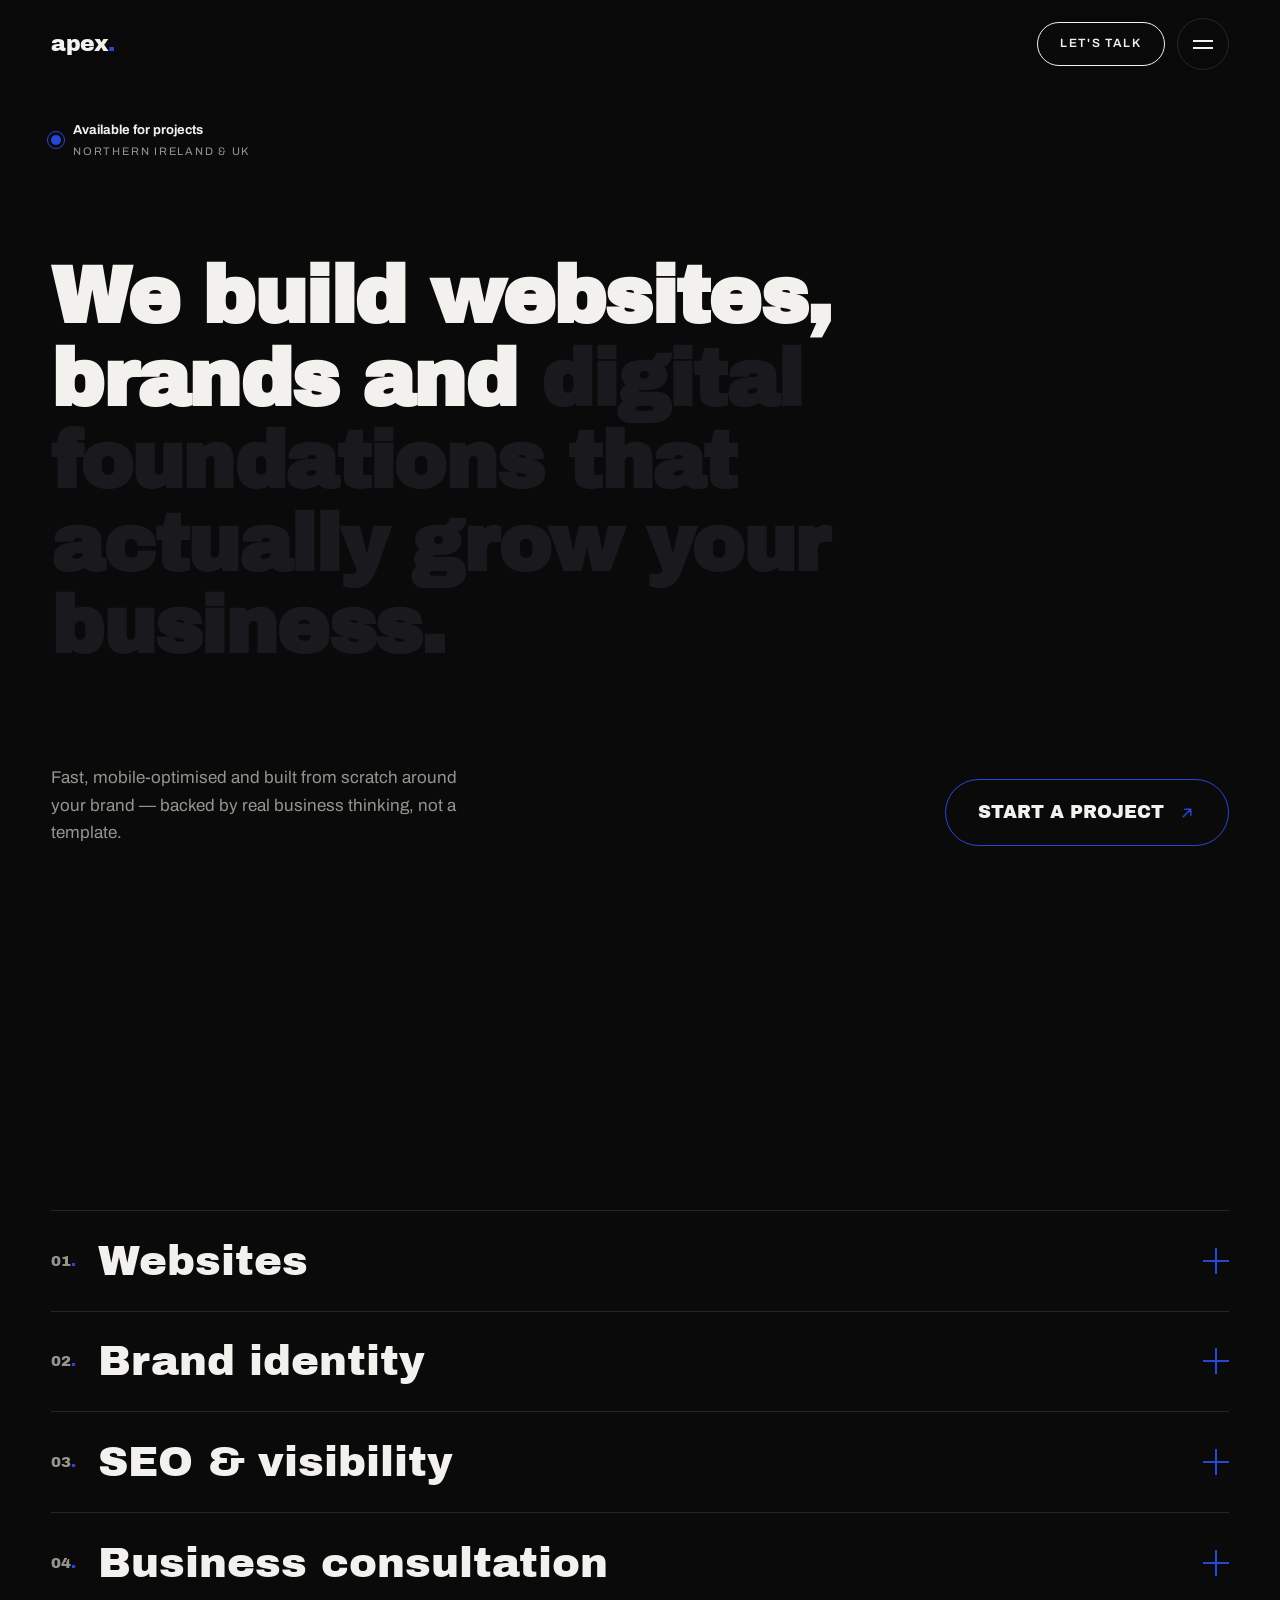
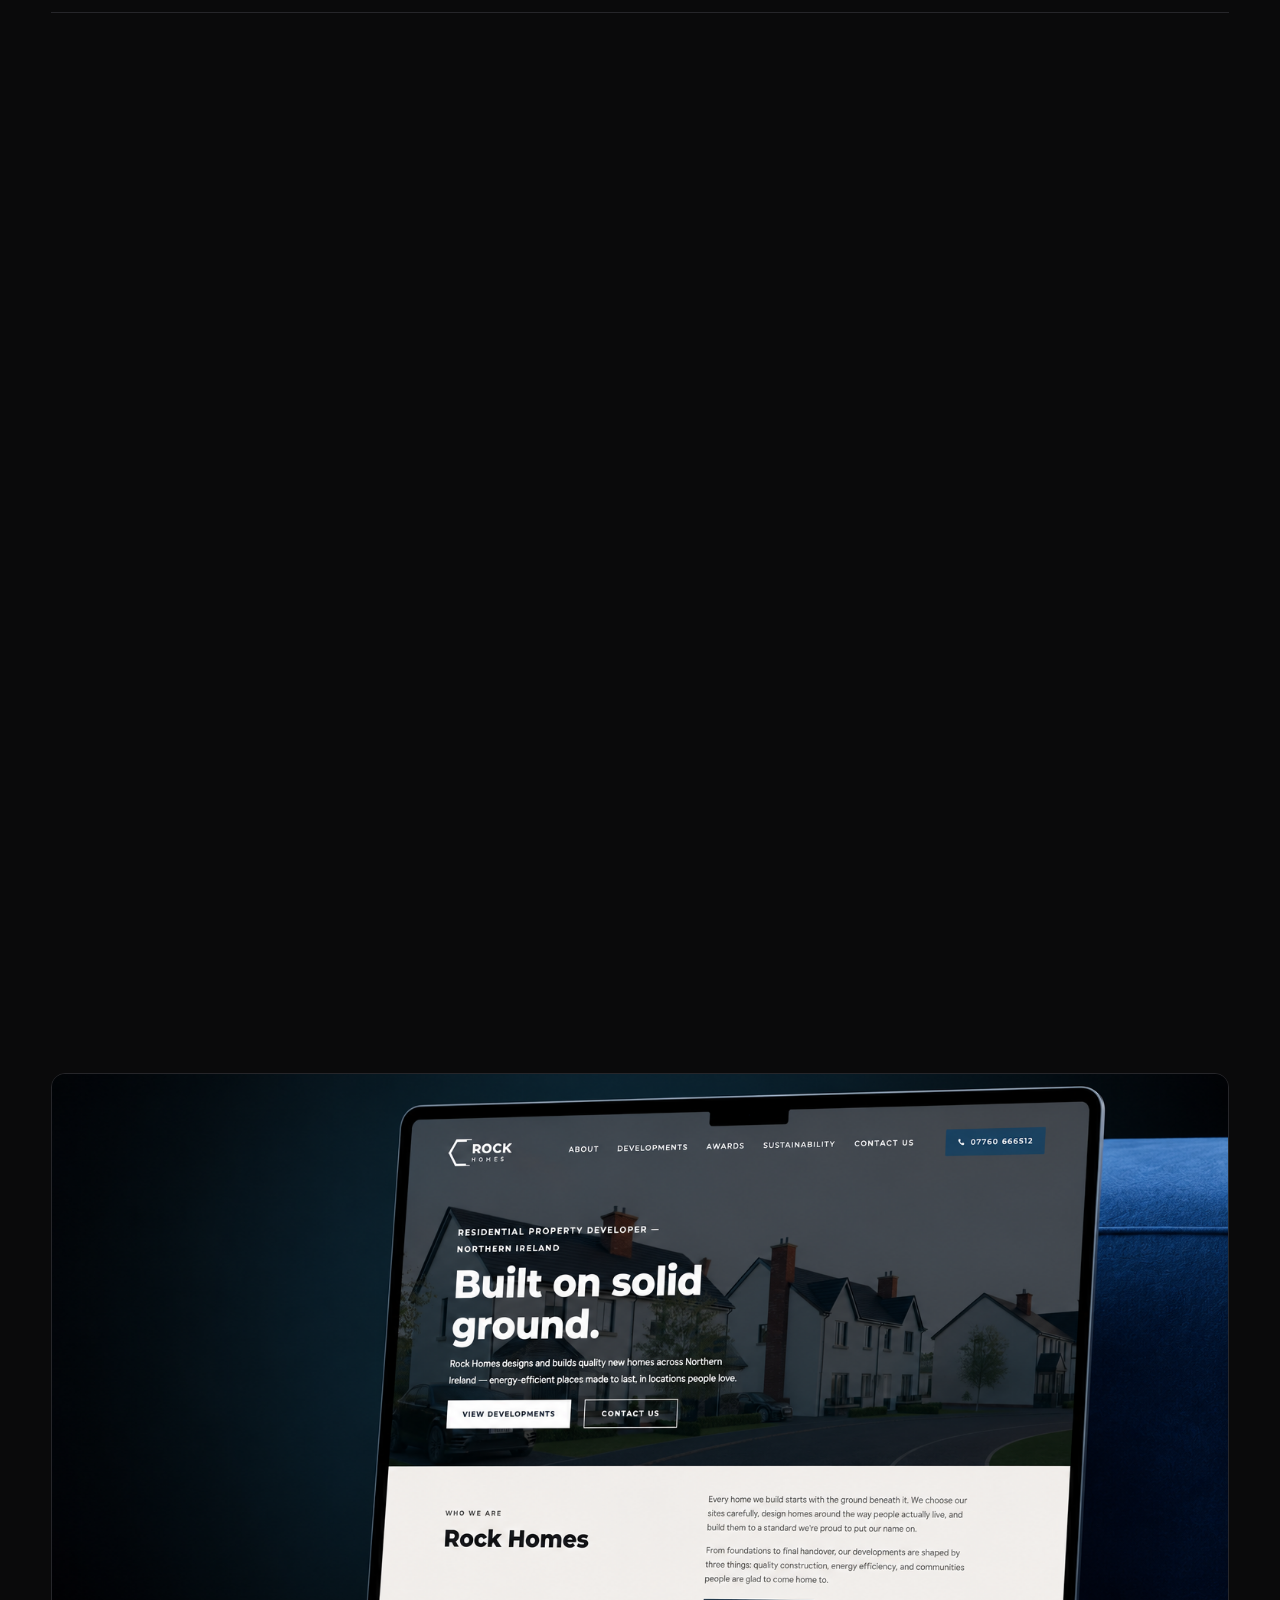
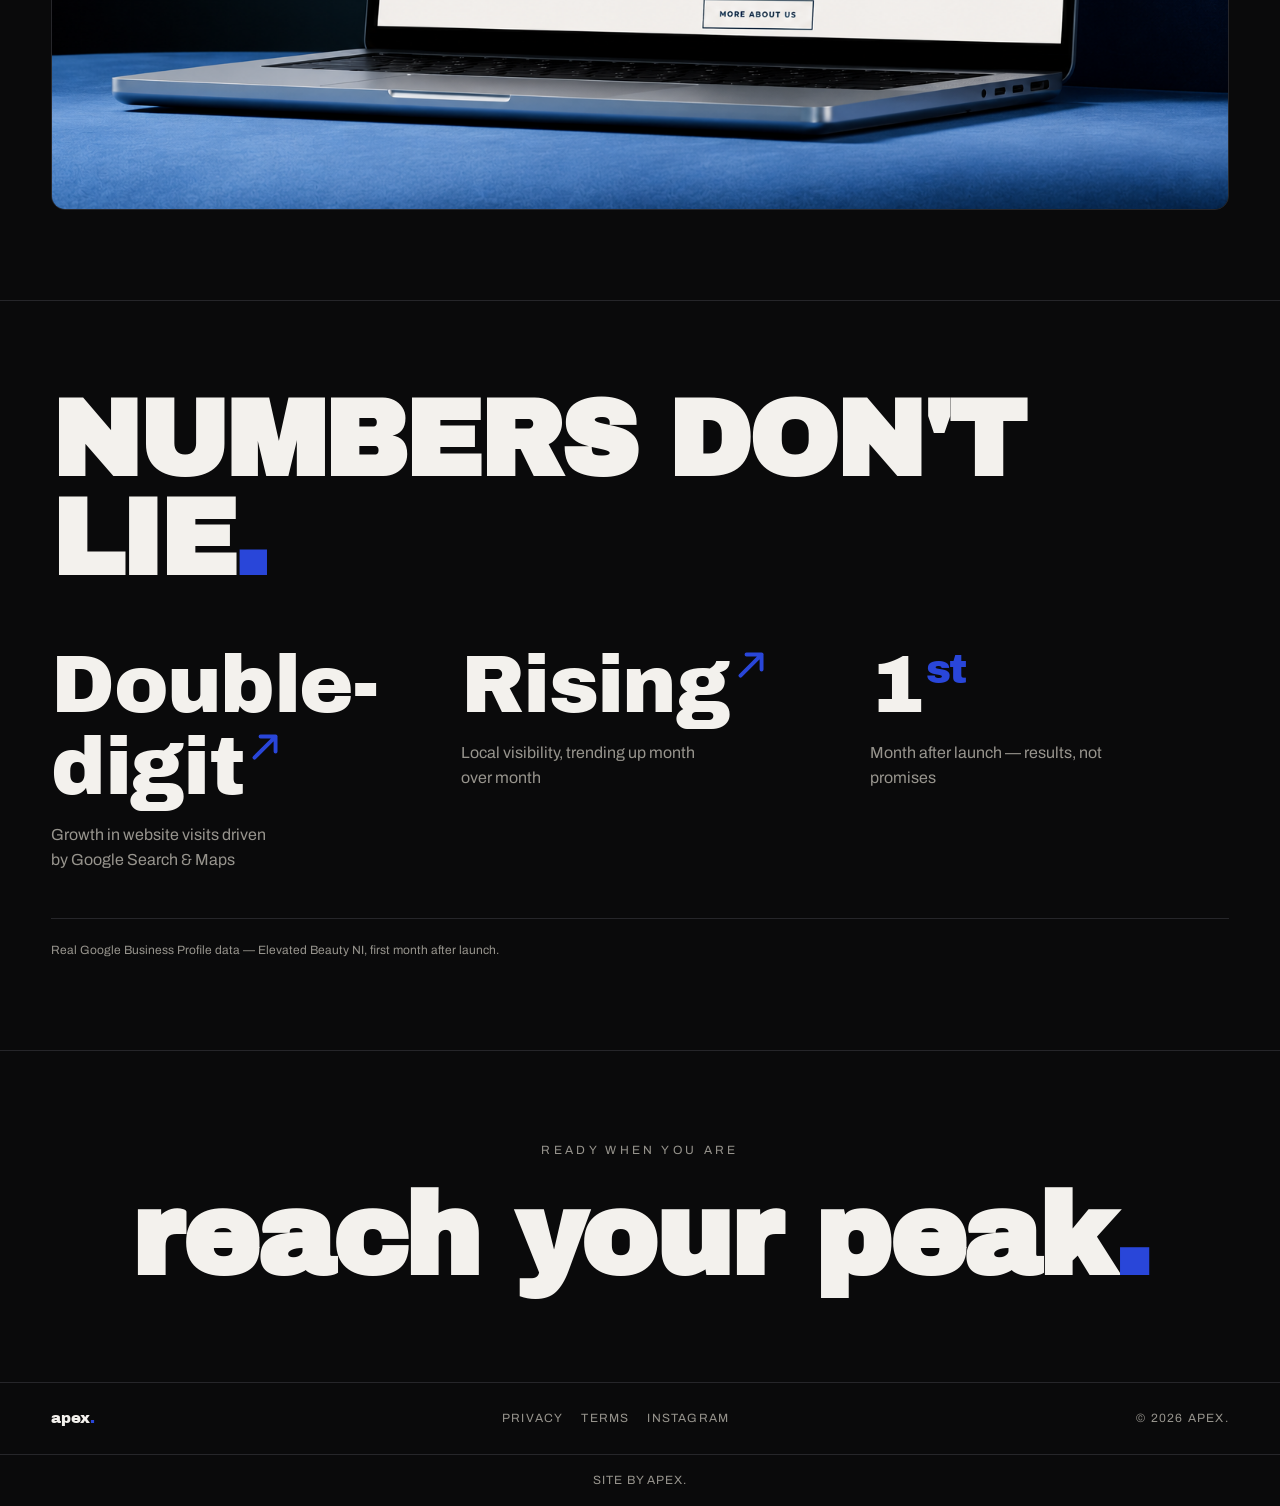
<file: index.html>
<!DOCTYPE html>
<html lang="en">
<head>
<meta charset="UTF-8">
<meta name="viewport" content="width=device-width, initial-scale=1.0">
<title>apex. — Web Design Studio | Northern Ireland & UK</title>
<meta name="description" content="Apex is a web design studio based in Northern Ireland, building fast, mobile-optimised websites for emerging businesses across Belfast, North Down, NI and the wider UK.">
<link rel="canonical" href="https://apexdesignni.co.uk/index.html">
<link rel="icon" type="image/svg+xml" href="favicon.svg">
<link rel="icon" type="image/png" sizes="32x32" href="favicon-32.png">
<link rel="icon" type="image/png" sizes="16x16" href="favicon-16.png">
<link rel="apple-touch-icon" sizes="180x180" href="apple-touch-icon.png">
<meta property="og:type" content="website">
<meta property="og:title" content="apex. — Web Design Studio | Northern Ireland & UK">
<meta property="og:description" content="Apex is a web design studio based in Northern Ireland, building fast, mobile-optimised websites for emerging businesses across Belfast, North Down, NI and the wider UK.">
<meta property="og:image" content="https://apexdesignni.co.uk/og-image.png">
<meta property="og:url" content="https://apexdesignni.co.uk/index.html">
<meta name="twitter:card" content="summary_large_image">
<meta name="twitter:title" content="apex. — Web Design Studio | Northern Ireland & UK">
<meta name="twitter:description" content="Apex is a web design studio based in Northern Ireland, building fast, mobile-optimised websites for emerging businesses across Belfast, North Down, NI and the wider UK.">
<meta name="twitter:image" content="https://apexdesignni.co.uk/og-image.png">
<link rel="preconnect" href="https://fonts.googleapis.com">
<link rel="preconnect" href="https://fonts.gstatic.com" crossorigin>
<link href="https://fonts.googleapis.com/css2?family=Archivo:wght@400;500;600;700&family=Archivo+Black&display=swap" rel="stylesheet">
<style>
:root{
  --ink:#0a0a0b; --ink-2:#121214; --ink-3:#1a1a1e;
  --line:#26262a; --paper:#f3f1ed; --muted:#97948d;
  --accent:#2946d9;
  --display:'Archivo Black','Archivo',sans-serif;
  --body:'Archivo',system-ui,sans-serif;
  --pad:clamp(20px,4vw,60px);
}
*{margin:0;padding:0;box-sizing:border-box}
html{scroll-behavior:smooth}
body{background:var(--ink);color:var(--paper);font-family:var(--body);font-size:16px;line-height:1.6;-webkit-font-smoothing:antialiased;overflow-x:hidden}
img{display:block;max-width:100%}
a{color:inherit;text-decoration:none}
.dot{color:var(--accent)}
:focus-visible{outline:2px solid var(--accent);outline-offset:3px}

/* LOADER */
#loader{position:fixed;inset:0;z-index:200;background:var(--ink);display:flex;align-items:center;justify-content:center;transition:transform .8s cubic-bezier(.76,0,.24,1)}
#loader.done{transform:translateY(-100%)}
#loader .load-word{font-family:var(--display);font-size:clamp(48px,13vw,120px);color:var(--paper);letter-spacing:-.03em;text-transform:lowercase;transform:translateY(20px);opacity:0;animation:loadIn .7s cubic-bezier(.2,.8,.2,1) forwards}
@keyframes loadIn{to{transform:translateY(0);opacity:1}}
.no-scroll{overflow:hidden;height:100vh}

/* HEADER */
header{position:fixed;inset:0 0 auto 0;z-index:90;display:flex;justify-content:space-between;align-items:center;padding:18px var(--pad);background:linear-gradient(rgba(10,10,11,.9),rgba(10,10,11,.6) 70%,transparent);backdrop-filter:blur(8px)}
.logo{font-family:var(--display);font-size:22px;letter-spacing:-.02em;text-transform:lowercase;line-height:1}
.header-right{display:flex;align-items:center;gap:12px}
.lets-talk{border:1.5px solid var(--paper);border-radius:100px;padding:11px 22px;font-size:12px;letter-spacing:.14em;text-transform:uppercase;font-weight:600;transition:background .25s,border-color .25s}
.lets-talk:hover{background:var(--accent);border-color:var(--accent)}
.menu-btn{width:52px;height:52px;border:1.5px solid var(--line);border-radius:100px;background:transparent;cursor:pointer;display:flex;align-items:center;justify-content:center;gap:5px;flex-direction:column;transition:border-color .25s}
.menu-btn:hover{border-color:var(--paper)}
.menu-btn span{width:20px;height:2px;background:var(--paper)}

/* OVERLAY MENU */
#overlay-menu{position:fixed;inset:0;z-index:100;background:var(--ink);display:flex;flex-direction:column;justify-content:center;padding:0 var(--pad);clip-path:inset(0 0 100% 0);transition:clip-path .6s cubic-bezier(.76,0,.24,1);pointer-events:none}
#overlay-menu.open{clip-path:inset(0 0 0 0);pointer-events:auto}
.menu-top{position:absolute;top:0;left:0;right:0;display:flex;justify-content:space-between;align-items:center;padding:18px var(--pad)}
.menu-close{width:52px;height:52px;border:1.5px solid var(--line);border-radius:100px;background:transparent;cursor:pointer;color:var(--paper);font-size:22px;line-height:1}
.menu-links{display:flex;flex-direction:column;gap:6px}
.menu-links a{font-family:var(--display);font-size:clamp(40px,10vw,96px);line-height:1.05;text-transform:uppercase;letter-spacing:-.02em;color:var(--muted);transition:color .25s,padding-left .3s;width:fit-content}
.menu-links a:hover,.menu-links a[aria-current="page"]{color:var(--paper)}
.menu-links a:hover{padding-left:20px}
.menu-foot{position:absolute;bottom:36px;left:var(--pad);right:var(--pad);display:flex;justify-content:space-between;gap:20px;flex-wrap:wrap;font-size:13px;color:var(--muted)}
.menu-foot a:hover{color:var(--accent)}

/* SHARED SECTION BITS */
section{padding:clamp(70px,10vh,130px) var(--pad)}
.eyebrow{font-size:12px;letter-spacing:.28em;text-transform:uppercase;color:var(--muted);margin-bottom:18px}
.eyebrow::before{content:"\25B2";color:var(--accent);font-size:8px;vertical-align:middle;margin-right:10px}
.page-hero{padding-top:clamp(130px,20vh,200px);padding-bottom:clamp(30px,5vh,56px)}
.page-hero h1{font-family:var(--display);font-size:clamp(44px,11vw,120px);line-height:.92;text-transform:lowercase;letter-spacing:-.03em}
.page-hero p{margin-top:20px;max-width:54ch;color:var(--muted);font-size:clamp(15px,1.5vw,18px)}
.btn-pill{display:inline-flex;align-items:center;gap:14px;border:1.5px solid var(--accent);border-radius:100px;padding:18px 32px;font-family:var(--display);font-size:clamp(14px,1.6vw,18px);text-transform:uppercase;transition:background .3s,transform .3s}
.btn-pill:hover{background:var(--accent);transform:translateY(-3px)}

/* HERO (home) */
.hero{min-height:100svh;display:flex;flex-direction:column;justify-content:space-between;padding:120px var(--pad) clamp(36px,6vh,64px)}
.status{display:flex;align-items:center;gap:12px;font-size:13px}
.status .pulse{width:10px;height:10px;border-radius:50%;background:var(--accent);position:relative}
.status .pulse::after{content:"";position:absolute;inset:-4px;border-radius:50%;border:1px solid var(--accent);animation:pulse 2s ease-out infinite}
@keyframes pulse{0%{transform:scale(.8);opacity:1}100%{transform:scale(2.2);opacity:0}}
.status b{font-weight:700}
.status small{display:block;color:var(--muted);font-size:11px;letter-spacing:.16em;text-transform:uppercase;margin-top:2px}
.hero-statement{font-family:var(--display);font-size:clamp(34px,6.2vw,86px);line-height:1.04;letter-spacing:-.02em;max-width:16ch}
.hero-statement .dim{color:var(--ink-3)}
.hero-statement .lit{color:var(--paper)}
.hero-bottom{display:flex;justify-content:space-between;align-items:flex-end;gap:32px;flex-wrap:wrap}
.hero-sub{max-width:44ch;color:var(--muted);font-size:clamp(15px,1.4vw,17px)}

/* SERVICES ACCORDION */
.svc-head{font-family:var(--display);font-size:clamp(44px,12vw,140px);line-height:.92;text-transform:uppercase;letter-spacing:-.03em;margin-bottom:clamp(36px,6vh,66px)}
.svc-list{border-top:1px solid var(--line)}
.svc-item{border-bottom:1px solid var(--line)}
.svc-trigger{width:100%;background:transparent;border:0;cursor:pointer;color:var(--paper);display:grid;grid-template-columns:auto 1fr auto;align-items:center;gap:22px;padding:clamp(22px,3.2vh,36px) 0;text-align:left;transition:padding-left .3s}
.svc-item:hover .svc-trigger,.svc-item.open .svc-trigger{padding-left:10px}
.svc-num{font-family:var(--display);font-size:15px;color:var(--muted)}
.svc-item.open .svc-num{color:var(--paper)}
.svc-title{font-family:var(--display);font-size:clamp(22px,4.2vw,42px);line-height:1}
.svc-toggle{position:relative;width:26px;height:26px;flex-shrink:0}
.svc-toggle::before,.svc-toggle::after{content:"";position:absolute;background:var(--accent);transition:transform .3s}
.svc-toggle::before{top:50%;left:0;width:100%;height:2px;transform:translateY(-50%)}
.svc-toggle::after{left:50%;top:0;width:2px;height:100%;transform:translateX(-50%)}
.svc-item.open .svc-toggle::after{transform:translateX(-50%) scaleY(0)}
.svc-panel{max-height:0;overflow:hidden;transition:max-height .45s cubic-bezier(.4,0,.2,1)}
.svc-panel-inner{padding:0 0 clamp(26px,4vh,42px) 46px;display:grid;grid-template-columns:1fr 1fr;gap:clamp(22px,4vw,52px);align-items:start}
.svc-desc{color:var(--muted);font-size:clamp(15px,1.5vw,18px);max-width:42ch;margin-bottom:22px}
.tags{display:flex;flex-wrap:wrap;gap:10px}
.tags span{border:1px solid var(--line);border-radius:100px;padding:9px 18px;font-size:13px;transition:border-color .2s}
.tags span:hover{border-color:var(--accent)}
.svc-visual{aspect-ratio:16/11;border-radius:14px;background:var(--ink-2);border:1px solid var(--line);overflow:hidden}

.svc-visual img{
  width:100%;
  height:100%;
  object-fit:cover;
  object-position:center center;
  display:block;
  transition:transform .45s ease;
}

/* Individual image framing for premium composition */
.svc-item:nth-of-type(1) .svc-visual img{
  transform:scale(.88);
  object-position:center center;
}
.svc-item:nth-of-type(2) .svc-visual img{
  transform:scale(.80);
  object-position:center center;
}
.svc-item:nth-of-type(3) .svc-visual img{
  transform:scale(.86);
  object-position:center 48%;
}
.svc-item:nth-of-type(4) .svc-visual img{
  transform:scale(.82);
  object-position:center center;
}

@media (max-width:760px){.svc-panel-inner{grid-template-columns:1fr;padding-left:0}.svc-visual{order:-1}}

/* WORK CARDS */
.work-top{display:flex;justify-content:space-between;align-items:flex-end;gap:20px;flex-wrap:wrap;margin-bottom:clamp(32px,5vh,56px)}
.work-top h2{font-family:var(--display);font-size:clamp(38px,7vw,78px);text-transform:lowercase;line-height:.95;letter-spacing:-.02em}
.view{font-size:13px;letter-spacing:.16em;text-transform:uppercase;color:var(--muted);transition:color .2s}
.view:hover{color:var(--accent)}
.work-grid{display:grid;grid-template-columns:1fr;gap:24px}
.work-card{position:relative;display:block;border:1px solid var(--line);border-radius:14px;overflow:hidden;background:var(--ink-2)}
.work-card .shot{aspect-ratio:16/10;overflow:hidden;display:flex;align-items:center;justify-content:center}
.work-card .shot img{width:100%;height:100%;object-fit:cover;transition:transform .5s ease}
.work-card:hover .shot img{transform:scale(1.04)}
.work-card .info{position:absolute;left:0;right:0;bottom:0;display:flex;justify-content:space-between;align-items:flex-end;gap:14px;padding:32px 22px 20px;background:linear-gradient(to top,rgba(10,10,11,.94),rgba(10,10,11,.7) 55%,transparent);opacity:0;transform:translateY(12px);transition:opacity .35s,transform .35s}
.work-card:hover .info,.work-card.show-info .info{opacity:1;transform:none}
.work-card .info h3{font-family:var(--display);font-size:clamp(18px,2.4vw,26px)}
.work-card .info span{font-size:11px;letter-spacing:.16em;text-transform:uppercase;color:var(--muted);text-align:right}

/* NUMBERS */
.numbers-head{font-family:var(--display);font-size:clamp(38px,9vw,108px);text-transform:uppercase;line-height:.92;letter-spacing:-.03em;margin-bottom:clamp(36px,6vh,66px)}
.numbers-grid{display:grid;grid-template-columns:repeat(3,1fr);gap:clamp(26px,4vw,52px)}
.num-item .figure{font-family:var(--display);font-size:clamp(40px,6.5vw,82px);line-height:1;letter-spacing:-.02em}
.num-item .figure .unit{color:var(--accent);font-size:.5em;vertical-align:super;margin-left:2px}
.num-item .label{margin-top:14px;color:var(--muted);font-size:clamp(14px,1.4vw,16px);max-width:26ch}
.numbers-source{margin-top:clamp(32px,5vh,52px);padding-top:22px;border-top:1px solid var(--line);font-size:12px;color:var(--muted)}
@media (max-width:720px){.numbers-grid{grid-template-columns:1fr;gap:34px}}

/* ABOUT */
.about-grid{display:grid;grid-template-columns:1.05fr .95fr;gap:clamp(30px,5vw,70px);align-items:start}
.about-grid p{color:var(--muted);margin-bottom:18px;max-width:56ch;font-size:clamp(15px,1.5vw,17px)}
.about-grid strong{color:var(--paper)}
.about-media{aspect-ratio:4/5;border:1px solid var(--line);border-radius:14px;overflow:hidden}
.about-media img{width:100%;height:100%;object-fit:cover}
.stack{margin-top:32px;display:flex;flex-wrap:wrap;gap:10px}
@media (max-width:820px){.about-grid{grid-template-columns:1fr}.about-media{order:-1;aspect-ratio:16/10}}

/* PROCESS ROWS */
.row-list{border-top:1px solid var(--line)}
.row-list .row{display:grid;grid-template-columns:auto 1fr;align-items:baseline;gap:22px;padding:26px 0;border-bottom:1px solid var(--line);transition:padding-left .25s}
.row-list .row:hover{padding-left:12px}
.row-list .num{font-family:var(--display);font-size:14px;color:var(--accent)}
.row-list h3{font-family:var(--display);font-size:clamp(20px,3.2vw,32px);text-transform:lowercase;margin-bottom:8px}
.row-list p{color:var(--muted);font-size:15px;max-width:60ch}

/* CONTACT */
.contact-grid{display:grid;grid-template-columns:1fr 1fr;gap:clamp(34px,5vw,76px)}
.contact-info>div{margin-bottom:30px}
.contact-info h4{font-family:var(--display);font-size:12px;letter-spacing:.22em;text-transform:uppercase;margin-bottom:8px}
.contact-info p{color:var(--muted);font-size:15px}
.contact-info a{transition:color .2s}
.contact-info a:hover{color:var(--accent)}
form{display:grid;gap:22px}
label{display:block;font-size:12px;letter-spacing:.18em;text-transform:uppercase;color:var(--muted);margin-bottom:8px}
input,textarea{width:100%;background:transparent;border:0;border-bottom:2px solid var(--line);color:var(--paper);font-family:var(--body);font-size:16px;padding:10px 0;transition:border-color .2s}
input:focus,textarea:focus{outline:none;border-bottom-color:var(--accent)}
textarea{min-height:120px;resize:vertical}
form button{border:1.5px solid var(--accent);border-radius:100px;background:transparent;color:var(--paper);cursor:pointer;padding:18px 32px;font-family:var(--display);font-size:15px;text-transform:uppercase;justify-self:start;transition:background .3s,transform .3s}
form button:hover{background:var(--accent);transform:translateY(-3px)}
form button:disabled{opacity:.6;cursor:wait}
@media (max-width:760px){.contact-grid{grid-template-columns:1fr}}

/* LEGAL PAGES */
.legal{max-width:70ch}
.legal .updated{font-size:12px;letter-spacing:.2em;text-transform:uppercase;color:var(--muted);margin-bottom:40px}
.legal h2{font-family:var(--display);font-size:clamp(20px,2.6vw,26px);margin:44px 0 14px;line-height:1.2}
.legal h2 .n{color:var(--accent);margin-right:10px}
.legal p{color:var(--muted);margin-bottom:14px;font-size:clamp(15px,1.5vw,17px)}
.legal ul{margin:0 0 16px 20px;color:var(--muted)}
.legal li{margin-bottom:8px;font-size:clamp(15px,1.5vw,17px)}
.legal a{color:var(--paper);border-bottom:1px solid var(--accent)}
.legal a:hover{color:var(--accent)}
.legal strong{color:var(--paper)}

/* ARROW ICONS (SVG, not emoji glyphs) */
.ico{width:1em;height:1em;fill:none;stroke:currentColor;stroke-width:2;stroke-linecap:round;stroke-linejoin:round;flex-shrink:0}
.btn-pill .ico{stroke:var(--accent);transition:stroke .3s,transform .3s}
.btn-pill:hover .ico{stroke:var(--paper);transform:translate(3px,-3px)}
.view{display:inline-flex;align-items:center;gap:8px}
.view .ico{stroke:var(--accent);width:.95em;height:.95em;transition:transform .25s}
.view:hover .ico{transform:translateX(4px)}
.inline-link{display:inline-flex;align-items:center;gap:7px}
.inline-link .ico{stroke:var(--accent);width:.9em;height:.9em;transition:transform .25s}
.inline-link:hover .ico{transform:translate(2px,-2px)}
form button .ico{stroke:var(--accent);transition:stroke .3s,transform .3s}
form button:hover .ico{stroke:var(--paper);transform:translateX(4px)}
.trend{width:.44em;height:.44em;fill:none;stroke:var(--accent);stroke-width:2.6;stroke-linecap:round;stroke-linejoin:round;vertical-align:super;margin-left:4px}

/* CTA STRIP */
.cta-strip{border-top:1px solid var(--line);text-align:center}
.cta-strip .peak-line{font-size:12px;letter-spacing:.28em;text-transform:uppercase;color:var(--muted);margin-bottom:22px}
.cta-strip h2{font-family:var(--display);font-size:clamp(38px,9vw,116px);line-height:.95;text-transform:lowercase;letter-spacing:-.02em}
.cta-strip h2 a{transition:color .25s}
.cta-strip h2 a:hover{color:var(--accent)}

/* FOOTER */
footer{padding:26px var(--pad);border-top:1px solid var(--line);display:flex;justify-content:space-between;align-items:center;gap:16px;flex-wrap:wrap;font-size:12px;letter-spacing:.1em;text-transform:uppercase;color:var(--muted)}
footer .logo{font-size:15px;color:var(--paper)}
footer nav{display:flex;gap:18px;flex-wrap:wrap}
footer a:hover{color:var(--accent)}
.site-credit{border-top:1px solid var(--line);padding:16px var(--pad);text-align:center;font-size:12px;letter-spacing:.08em;text-transform:uppercase;color:var(--muted)}
.site-credit a:hover{color:var(--accent)}

/* REVEAL */
.reveal{opacity:0;transform:translateY(28px);transition:opacity .7s ease,transform .7s ease}
.reveal.in{opacity:1;transform:none}
.reveal.d1{transition-delay:.08s}.reveal.d2{transition-delay:.16s}.reveal.d3{transition-delay:.24s}

@media (prefers-reduced-motion:reduce){
  *{animation:none!important;transition:none!important}
  .reveal{opacity:1;transform:none}
  #loader{display:none}
}
@media (max-width:640px){.lets-talk{display:none}.hero-bottom{flex-direction:column;align-items:flex-start}.btn-pill{width:100%;justify-content:space-between}}
</style>
<script type="application/ld+json">
{
  "@context": "https://schema.org",
  "@type": "ProfessionalService",
  "name": "apex.",
  "description": "Web design studio building fast, mobile-optimised websites for emerging businesses.",
  "url": "https://apexdesignni.co.uk/index.html",
  "email": "apexdesignni@gmail.com",
  "areaServed": [
    {"@type":"Place","name":"Northern Ireland"},
    {"@type":"Place","name":"Belfast"},
    {"@type":"Place","name":"North Down"},
    {"@type":"Place","name":"United Kingdom"}
  ]
}
</script>
</head>
<body class="no-scroll">

<div id="loader"><div class="load-word">apex<span class="dot">.</span></div></div>

<header>
  <a href="index.html" class="logo">apex<span class="dot">.</span></a>
  <div class="header-right">
    <a href="contact.html" class="lets-talk">Let's talk</a>
    <button class="menu-btn" id="menuOpen" aria-label="Open menu"><span></span><span></span></button>
  </div>
</header>

<nav id="overlay-menu" aria-hidden="true">
  <div class="menu-top">
    <a href="index.html" class="logo">apex<span class="dot">.</span></a>
    <button class="menu-close" id="menuClose" aria-label="Close menu">&times;</button>
  </div>
  <div class="menu-links">
    <a href="index.html" aria-current="page">Home</a>
    <a href="portfolio.html">Work</a>
    <a href="about.html">About</a>
    <a href="contact.html">Contact</a>
  </div>
  <div class="menu-foot">
    <a href="mailto:apexdesignni@gmail.com">apexdesignni@gmail.com</a>
    <a href="https://www.instagram.com/apexdesignni/" target="_blank" rel="noopener" class="inline-link">Instagram <svg class="ico" viewBox="0 0 24 24" aria-hidden="true"><path d="M7 17 17 7M9 7h8v8"/></svg></a>
  </div>
</nav>

<section class="hero">
  <div class="status reveal">
    <span class="pulse"></span>
    <div><b>Available for projects</b><small>Northern Ireland &amp; UK</small></div>
  </div>
  <h1 class="hero-statement" id="statement">We build websites, brands and digital foundations that actually grow your business.</h1>
  <div class="hero-bottom">
    <p class="hero-sub reveal">Fast, mobile-optimised and built from scratch around your brand &mdash; backed by real business thinking, not a template.</p>
    <a href="contact.html" class="btn-pill reveal d1">Start a project <svg class="ico" viewBox="0 0 24 24" aria-hidden="true"><path d="M7 17 17 7M9 7h8v8"/></svg></a>
  </div>
</section>

<section>
  <p class="eyebrow reveal">(Services)</p>
  <h2 class="svc-head reveal">How we help</h2>
  <div class="svc-list">
    <div class="svc-item">
      <button class="svc-trigger" aria-expanded="false">
        <span class="svc-num">01<span class="dot">.</span></span>
        <span class="svc-title">Websites</span>
        <span class="svc-toggle"></span>
      </button>
      <div class="svc-panel"><div class="svc-panel-inner">
        <div>
          <p class="svc-desc">Design-led websites and high-converting landing pages, engineered to turn visitors into customers &mdash; not just look good on a screen.</p>
          <div class="tags"><span>Web design</span><span>Web development</span><span>Landing pages</span><span>CMS integration</span></div>
        </div>
        <div class="svc-visual"><img src="images/website-placeholder.png" alt="Websites" loading="lazy"></div>
      </div></div>
    </div>
    <div class="svc-item">
      <button class="svc-trigger" aria-expanded="false">
        <span class="svc-num">02<span class="dot">.</span></span>
        <span class="svc-title">Brand identity</span>
        <span class="svc-toggle"></span>
      </button>
      <div class="svc-panel"><div class="svc-panel-inner">
        <div>
          <p class="svc-desc">A visual identity built around your business &mdash; typography, colour and a mark that cuts through and makes customers remember you.</p>
          <div class="tags"><span>Visual identity</span><span>Logo &amp; mark</span><span>Art direction</span><span>Brand strategy</span></div>
        </div>
        <div class="svc-visual"><img src="images/brand-identity-placeholder.png" alt="Brand identity" loading="lazy"></div>
      </div></div>
    </div>
    <div class="svc-item">
      <button class="svc-trigger" aria-expanded="false">
        <span class="svc-num">03<span class="dot">.</span></span>
        <span class="svc-title">SEO &amp; visibility</span>
        <span class="svc-toggle"></span>
      </button>
      <div class="svc-panel"><div class="svc-panel-inner">
        <div>
          <p class="svc-desc">Structured data, local targeting and Google Business setup that help the right customers find you in Belfast, North Down and beyond.</p>
          <div class="tags"><span>Local SEO</span><span>Structured data</span><span>Google Business</span><span>Technical SEO</span></div>
        </div>
        <div class="svc-visual"><img src="images/seo-placeholder.png" alt="SEO and visibility" loading="lazy"></div>
      </div></div>
    </div>
    <div class="svc-item">
      <button class="svc-trigger" aria-expanded="false">
        <span class="svc-num">04<span class="dot">.</span></span>
        <span class="svc-title">Business consultation</span>
        <span class="svc-toggle"></span>
      </button>
      <div class="svc-panel"><div class="svc-panel-inner">
        <div>
          <p class="svc-desc">Before a single page is designed, I map the site to a real commercial goal &mdash; the rigour of a consultancy background, applied to your business.</p>
          <div class="tags"><span>Strategy</span><span>Commercial planning</span><span>Growth</span><span>Digital transformation</span></div>
        </div>
        <div class="svc-visual"><img src="images/consultation-placeholder.png" alt="Business consultation" loading="lazy"></div>
      </div></div>
    </div>
</div>
</section>

<section>
  <div class="work-top">
    <h2 class="reveal">SELECTED WORK<span class="dot">.</span></h2>
    <a href="portfolio.html" class="view reveal">View all <svg class="ico" viewBox="0 0 24 24" aria-hidden="true"><path d="M4 12h15M13 6l6 6-6 6"/></svg></a>
  </div>
  <div class="work-grid">
    <a class="work-card reveal" href="https://www.elevatedbeautyni.co.uk/" target="_blank" rel="noopener">
      <div class="shot"><img src="images/elevated-placeholder.png" alt="Elevated Beauty NI website"></div>
      <div class="info"><h3>Elevated Beauty NI</h3><span>Beauty studio<br>Multi-page &amp; booking</span></div>
    </a>
    <a class="work-card reveal" href="https://jakesloan2.github.io/rock-homes/index.html" target="_blank" rel="noopener">
      <div class="shot"><img src="images/rock-placeholder.png" alt="Rock Homes website"></div>
      <div class="info"><h3>Rock Homes</h3><span>Residential<br>Property developer</span></div>
    </a>
  </div>
</section>

<section style="border-top:1px solid var(--line)">
  <h2 class="numbers-head reveal">numbers don't lie<span class="dot">.</span></h2>
  <div class="numbers-grid">
    <div class="num-item reveal">
      <div class="figure">Double-digit<svg class="trend" viewBox="0 0 24 24" aria-hidden="true"><path d="M5 19 19 5M9 5h10v10"/></svg></div>
      <p class="label">Growth in website visits driven by Google Search &amp; Maps</p>
    </div>
    <div class="num-item reveal d1">
      <div class="figure">Rising<svg class="trend" viewBox="0 0 24 24" aria-hidden="true"><path d="M5 19 19 5M9 5h10v10"/></svg></div>
      <p class="label">Local visibility, trending up month over month</p>
    </div>
    <div class="num-item reveal d2">
      <div class="figure">1<span class="unit">st</span></div>
      <p class="label">Month after launch &mdash; results, not promises</p>
    </div>
  </div>
  <p class="numbers-source reveal">Real Google Business Profile data &mdash; Elevated Beauty NI, first month after launch.</p>
</section>

<section class="cta-strip">
  <p class="peak-line reveal">Ready when you are</p>
  <h2 class="reveal d1"><a href="contact.html">Reach your peak<span class="dot">.</span></a></h2>
</section>

<footer>
  <a href="index.html" class="logo">apex<span class="dot">.</span></a>
  <nav>
    <a href="privacy.html">Privacy</a>
    <a href="terms.html">Terms</a>
    <a href="https://www.instagram.com/apexdesignni/" target="_blank" rel="noopener">Instagram</a>
  </nav>
  <span>&copy; 2026 apex.</span>
</footer>
<div class="site-credit"><a href="index.html">Site by apex.</a></div>

<script>
// Loader
window.addEventListener('load', () => {
  setTimeout(() => {
    const l = document.getElementById('loader');
    if (l) l.classList.add('done');
    document.body.classList.remove('no-scroll');
    startReveals();
  }, 1200);
});

// Scroll reveal
function startReveals(){
  const io = new IntersectionObserver(es => {
    es.forEach(e => { if(e.isIntersecting){ e.target.classList.add('in'); io.unobserve(e.target); } });
  }, { threshold:.15 });
  document.querySelectorAll('.reveal').forEach(el => io.observe(el));
}

// Overlay menu
const menu = document.getElementById('overlay-menu');
const openBtn = document.getElementById('menuOpen');
const closeBtn = document.getElementById('menuClose');
if(openBtn) openBtn.onclick = () => { menu.classList.add('open'); menu.setAttribute('aria-hidden','false'); };
if(closeBtn) closeBtn.onclick = () => { menu.classList.remove('open'); menu.setAttribute('aria-hidden','true'); };
document.querySelectorAll('#overlay-menu a').forEach(a => a.addEventListener('click', () => menu.classList.remove('open')));

// Work cards: reveal names on scroll (touch devices)
if (window.matchMedia('(hover: none)').matches) {
  const co = new IntersectionObserver(es => {
    es.forEach(e => e.target.classList.toggle('show-info', e.isIntersecting));
  }, { threshold:.5 });
  document.querySelectorAll('.work-card').forEach(c => co.observe(c));
}

// Services accordion
document.querySelectorAll('.svc-trigger').forEach(btn => {
  btn.addEventListener('click', () => {
    const item = btn.closest('.svc-item');
    const panel = item.querySelector('.svc-panel');
    const wasOpen = item.classList.contains('open');
    document.querySelectorAll('.svc-item').forEach(i => {
      i.classList.remove('open');
      i.querySelector('.svc-panel').style.maxHeight = null;
      i.querySelector('.svc-trigger').setAttribute('aria-expanded','false');
    });
    if(!wasOpen){
      item.classList.add('open');
      panel.style.maxHeight = panel.scrollHeight + 'px';
      btn.setAttribute('aria-expanded','true');
    }
  });
});
window.addEventListener('load', () => {
  const f = document.querySelector('.svc-item.open .svc-panel');
  if(f) f.style.maxHeight = f.scrollHeight + 'px';
});

// Hero statement: words light up progressively, left to right
let stmtSpans = [];
function buildStatement(){
  const stmt = document.getElementById('statement');
  if(!stmt) return;
  const full = stmt.textContent.trim().replace(/\s+/g,' ');
  stmt.innerHTML = full.split(' ').map(w => `<span class="wd dim">${w} </span>`).join('');
  stmtSpans = [...stmt.querySelectorAll('.wd')];
  updateStatement();
  window.addEventListener('scroll', updateStatement, {passive:true});
  window.addEventListener('resize', updateStatement);
}
function updateStatement(){
  if(!stmtSpans.length) return;
  // Complete the highlight within ~30% of a screen height, so the line is
  // fully lit while it's still comfortably in view.
  const dist = window.innerHeight * 0.30;
  const p = Math.min(Math.max(window.scrollY / dist, 0), 1);
  const START = 0.4;
  const lit = Math.ceil((START + p * (1 - START)) * stmtSpans.length);
  stmtSpans.forEach((s, i) => s.classList.toggle('lit', i < lit));
}
buildStatement();
</script>
</body>
</html>
</file>
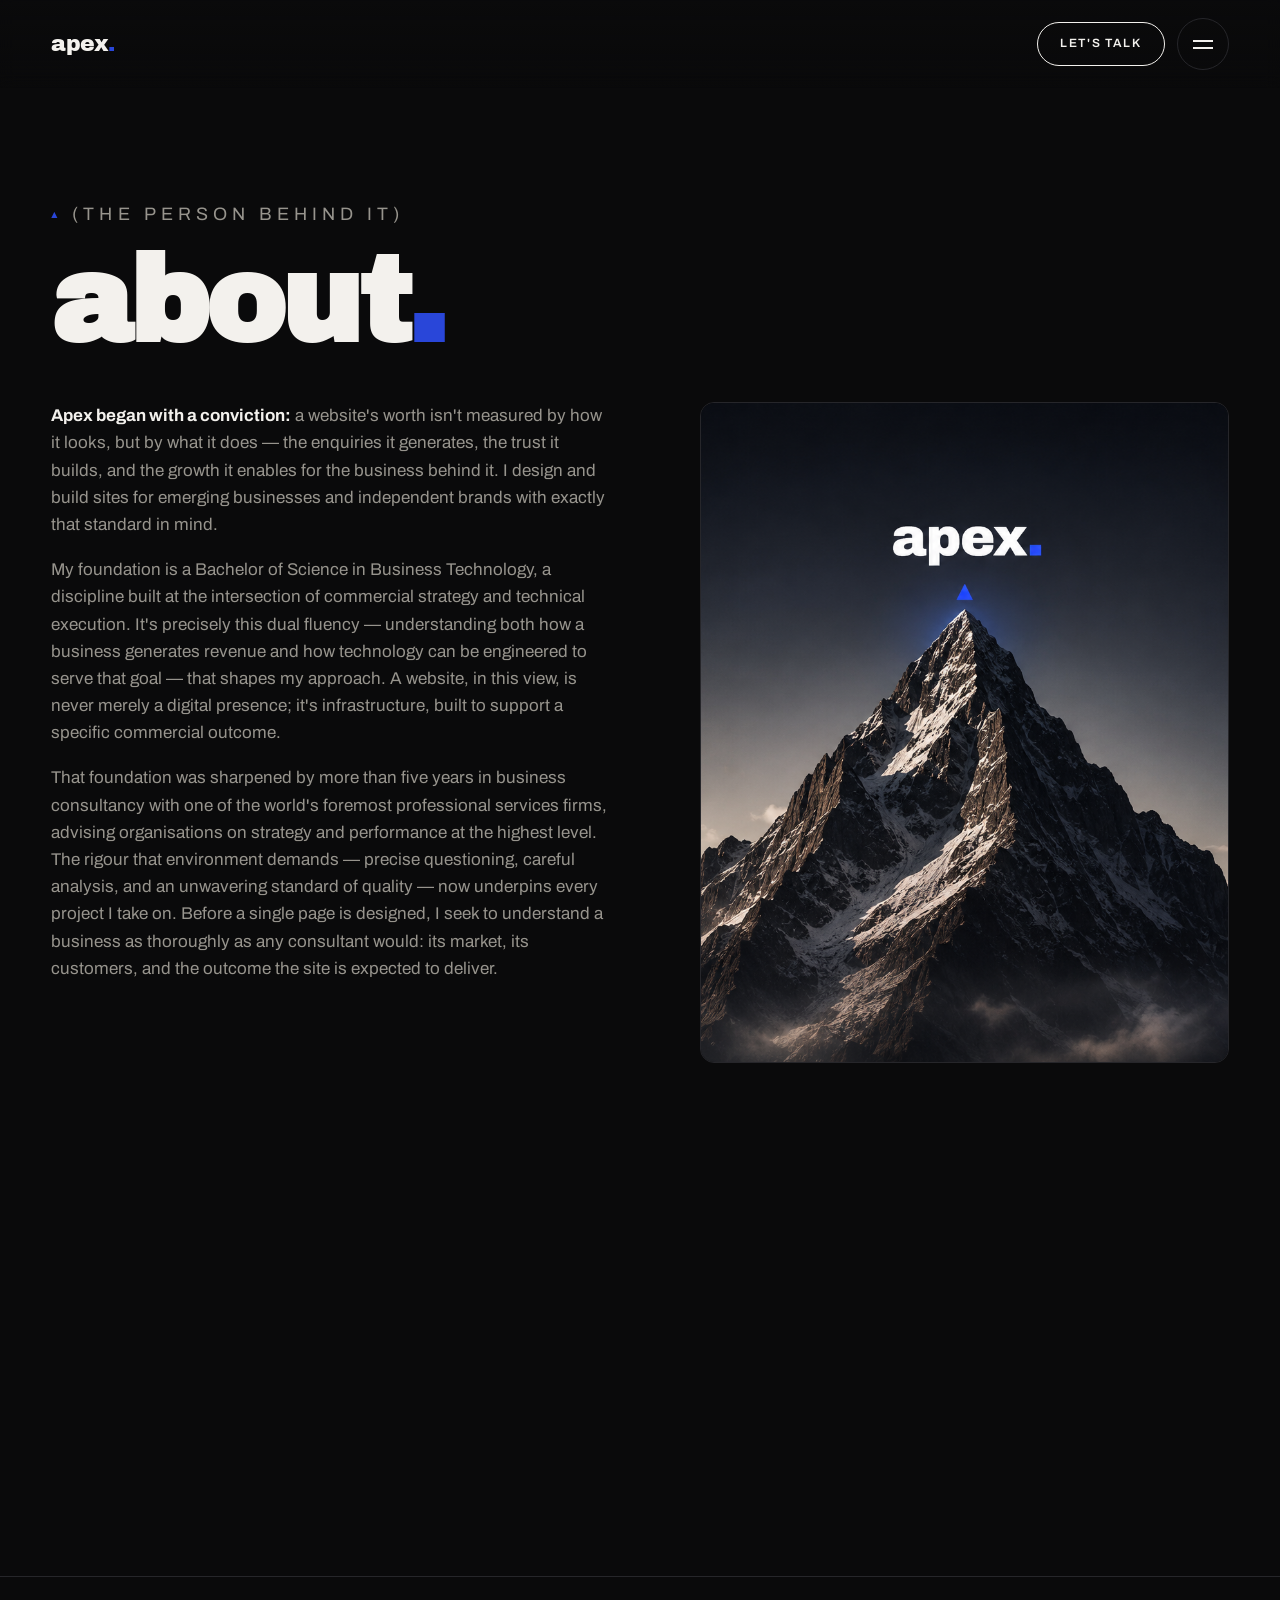
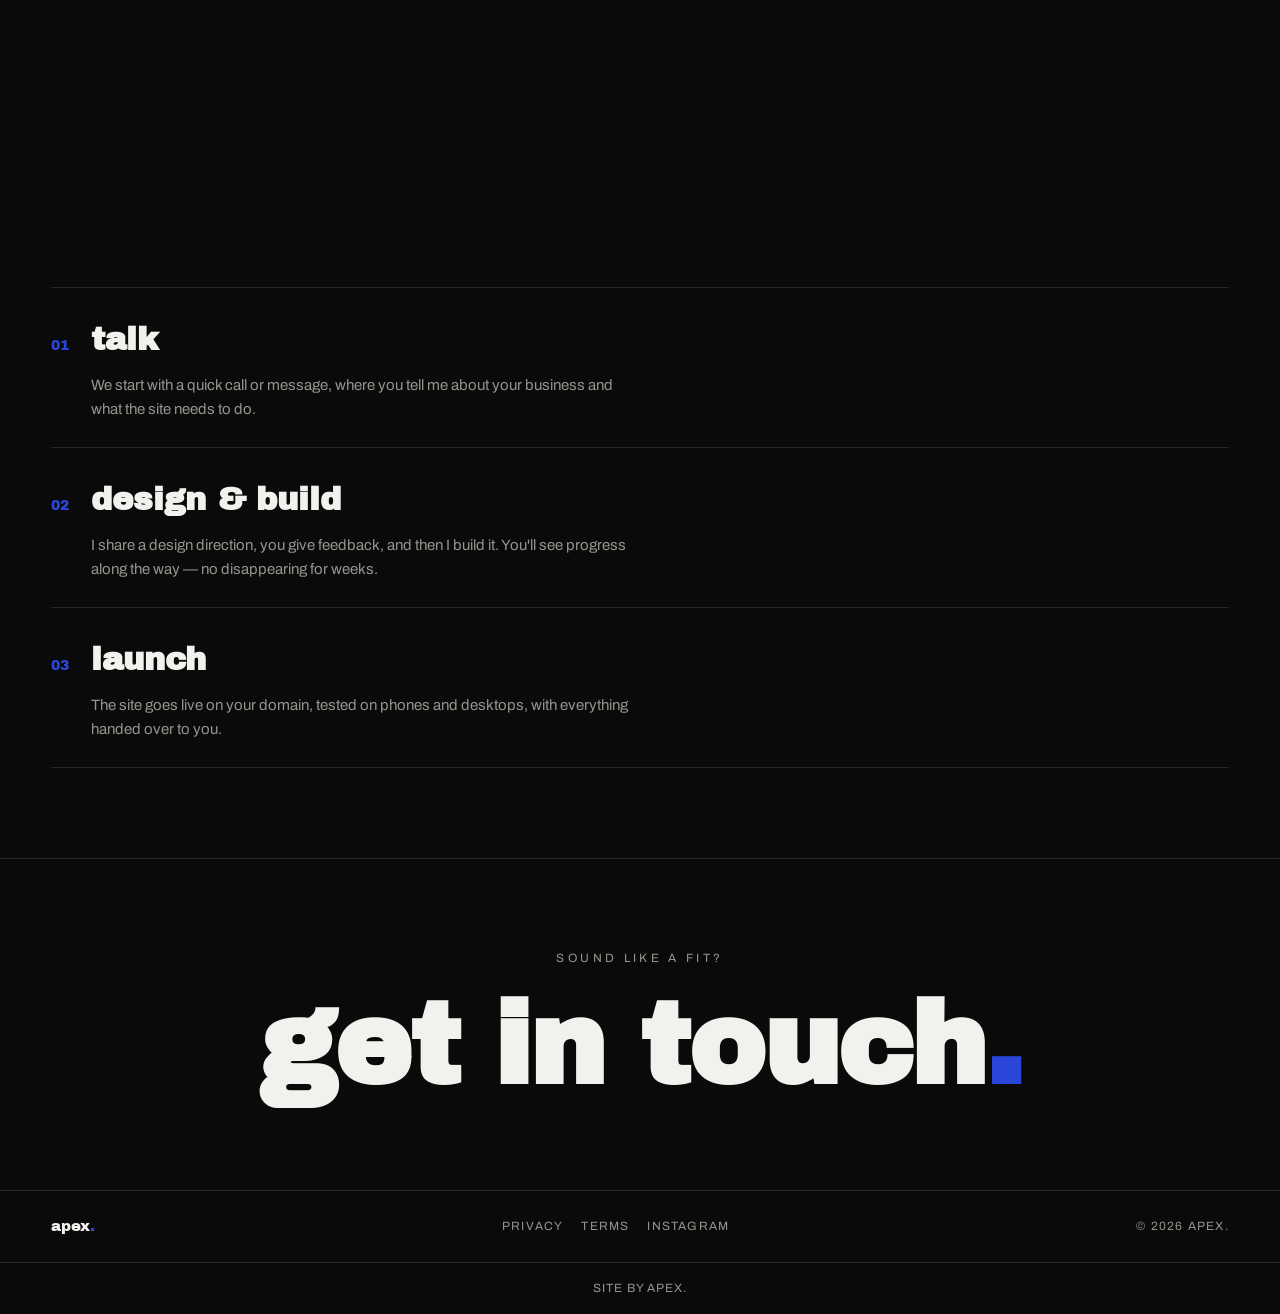
<file: about.html>
<!DOCTYPE html>
<html lang="en">
<head>
<meta charset="UTF-8">
<meta name="viewport" content="width=device-width, initial-scale=1.0">
<title>About — Web Designer Northern Ireland | apex.</title>
<meta name="description" content="Meet the person behind Apex, a Northern Ireland-based web design studio serving Belfast, North Down and clients across the UK.">
<link rel="canonical" href="https://apexdesignni.co.uk/about.html">
<link rel="icon" type="image/svg+xml" href="favicon.svg">
<link rel="icon" type="image/png" sizes="32x32" href="favicon-32.png">
<link rel="icon" type="image/png" sizes="16x16" href="favicon-16.png">
<link rel="apple-touch-icon" sizes="180x180" href="apple-touch-icon.png">
<meta property="og:type" content="website">
<meta property="og:title" content="About — Web Designer Northern Ireland | apex.">
<meta property="og:description" content="Meet the person behind Apex, a Northern Ireland-based web design studio serving Belfast, North Down and clients across the UK.">
<meta property="og:image" content="https://apexdesignni.co.uk/og-image.png">
<meta property="og:url" content="https://apexdesignni.co.uk/about.html">
<meta name="twitter:card" content="summary_large_image">
<meta name="twitter:title" content="About — Web Designer Northern Ireland | apex.">
<meta name="twitter:description" content="Meet the person behind Apex, a Northern Ireland-based web design studio serving Belfast, North Down and clients across the UK.">
<meta name="twitter:image" content="https://apexdesignni.co.uk/og-image.png">
<link rel="preconnect" href="https://fonts.googleapis.com">
<link rel="preconnect" href="https://fonts.gstatic.com" crossorigin>
<link href="https://fonts.googleapis.com/css2?family=Archivo:wght@400;500;600;700&family=Archivo+Black&display=swap" rel="stylesheet">
<style>
:root{
  --ink:#0a0a0b; --ink-2:#121214; --ink-3:#1a1a1e;
  --line:#26262a; --paper:#f3f1ed; --muted:#97948d;
  --accent:#2946d9;
  --display:'Archivo Black','Archivo',sans-serif;
  --body:'Archivo',system-ui,sans-serif;
  --pad:clamp(20px,4vw,60px);
}
*{margin:0;padding:0;box-sizing:border-box}
html{scroll-behavior:smooth}
body{background:var(--ink);color:var(--paper);font-family:var(--body);font-size:16px;line-height:1.6;-webkit-font-smoothing:antialiased;overflow-x:hidden}
img{display:block;max-width:100%}
a{color:inherit;text-decoration:none}
.dot{color:var(--accent)}
:focus-visible{outline:2px solid var(--accent);outline-offset:3px}

/* LOADER */
#loader{position:fixed;inset:0;z-index:200;background:var(--ink);display:flex;align-items:center;justify-content:center;transition:transform .8s cubic-bezier(.76,0,.24,1)}
#loader.done{transform:translateY(-100%)}
#loader .load-word{font-family:var(--display);font-size:clamp(48px,13vw,120px);color:var(--paper);letter-spacing:-.03em;text-transform:lowercase;transform:translateY(20px);opacity:0;animation:loadIn .7s cubic-bezier(.2,.8,.2,1) forwards}
@keyframes loadIn{to{transform:translateY(0);opacity:1}}
.no-scroll{overflow:hidden;height:100vh}

/* HEADER */
header{position:fixed;inset:0 0 auto 0;z-index:90;display:flex;justify-content:space-between;align-items:center;padding:18px var(--pad);background:linear-gradient(rgba(10,10,11,.9),rgba(10,10,11,.6) 70%,transparent);backdrop-filter:blur(8px)}
.logo{font-family:var(--display);font-size:22px;letter-spacing:-.02em;text-transform:lowercase;line-height:1}
.header-right{display:flex;align-items:center;gap:12px}
.lets-talk{border:1.5px solid var(--paper);border-radius:100px;padding:11px 22px;font-size:12px;letter-spacing:.14em;text-transform:uppercase;font-weight:600;transition:background .25s,border-color .25s}
.lets-talk:hover{background:var(--accent);border-color:var(--accent)}
.menu-btn{width:52px;height:52px;border:1.5px solid var(--line);border-radius:100px;background:transparent;cursor:pointer;display:flex;align-items:center;justify-content:center;gap:5px;flex-direction:column;transition:border-color .25s}
.menu-btn:hover{border-color:var(--paper)}
.menu-btn span{width:20px;height:2px;background:var(--paper)}

/* OVERLAY MENU */
#overlay-menu{position:fixed;inset:0;z-index:100;background:var(--ink);display:flex;flex-direction:column;justify-content:center;padding:0 var(--pad);clip-path:inset(0 0 100% 0);transition:clip-path .6s cubic-bezier(.76,0,.24,1);pointer-events:none}
#overlay-menu.open{clip-path:inset(0 0 0 0);pointer-events:auto}
.menu-top{position:absolute;top:0;left:0;right:0;display:flex;justify-content:space-between;align-items:center;padding:18px var(--pad)}
.menu-close{width:52px;height:52px;border:1.5px solid var(--line);border-radius:100px;background:transparent;cursor:pointer;color:var(--paper);font-size:22px;line-height:1}
.menu-links{display:flex;flex-direction:column;gap:6px}
.menu-links a{font-family:var(--display);font-size:clamp(40px,10vw,96px);line-height:1.05;text-transform:uppercase;letter-spacing:-.02em;color:var(--muted);transition:color .25s,padding-left .3s;width:fit-content}
.menu-links a:hover,.menu-links a[aria-current="page"]{color:var(--paper)}
.menu-links a:hover{padding-left:20px}
.menu-foot{position:absolute;bottom:36px;left:var(--pad);right:var(--pad);display:flex;justify-content:space-between;gap:20px;flex-wrap:wrap;font-size:13px;color:var(--muted)}
.menu-foot a:hover{color:var(--accent)}

/* SHARED SECTION BITS */
section{padding:clamp(70px,10vh,130px) var(--pad)}
.eyebrow{font-size:12px;letter-spacing:.28em;text-transform:uppercase;color:var(--muted);margin-bottom:18px}
.eyebrow::before{content:"\25B2";color:var(--accent);font-size:8px;vertical-align:middle;margin-right:10px}
.page-hero{padding-top:clamp(130px,20vh,200px);padding-bottom:clamp(30px,5vh,56px)}
.page-hero h1{font-family:var(--display);font-size:clamp(44px,11vw,120px);line-height:.92;text-transform:lowercase;letter-spacing:-.03em}
.page-hero p{margin-top:20px;max-width:54ch;color:var(--muted);font-size:clamp(15px,1.5vw,18px)}
.btn-pill{display:inline-flex;align-items:center;gap:14px;border:1.5px solid var(--accent);border-radius:100px;padding:18px 32px;font-family:var(--display);font-size:clamp(14px,1.6vw,18px);text-transform:uppercase;transition:background .3s,transform .3s}
.btn-pill:hover{background:var(--accent);transform:translateY(-3px)}

/* HERO (home) */
.hero{min-height:100svh;display:flex;flex-direction:column;justify-content:space-between;padding:120px var(--pad) clamp(36px,6vh,64px)}
.status{display:flex;align-items:center;gap:12px;font-size:13px}
.status .pulse{width:10px;height:10px;border-radius:50%;background:var(--accent);position:relative}
.status .pulse::after{content:"";position:absolute;inset:-4px;border-radius:50%;border:1px solid var(--accent);animation:pulse 2s ease-out infinite}
@keyframes pulse{0%{transform:scale(.8);opacity:1}100%{transform:scale(2.2);opacity:0}}
.status b{font-weight:700}
.status small{display:block;color:var(--muted);font-size:11px;letter-spacing:.16em;text-transform:uppercase;margin-top:2px}
.hero-statement{font-family:var(--display);font-size:clamp(34px,6.2vw,86px);line-height:1.04;letter-spacing:-.02em;max-width:16ch}
.hero-statement .dim{color:var(--ink-3)}
.hero-statement .lit{color:var(--paper)}
.hero-bottom{display:flex;justify-content:space-between;align-items:flex-end;gap:32px;flex-wrap:wrap}
.hero-sub{max-width:44ch;color:var(--muted);font-size:clamp(15px,1.4vw,17px)}

/* SERVICES ACCORDION */
.svc-head{font-family:var(--display);font-size:clamp(44px,12vw,140px);line-height:.92;text-transform:uppercase;letter-spacing:-.03em;margin-bottom:clamp(36px,6vh,66px)}
.svc-list{border-top:1px solid var(--line)}
.svc-item{border-bottom:1px solid var(--line)}
.svc-trigger{width:100%;background:transparent;border:0;cursor:pointer;color:var(--paper);display:grid;grid-template-columns:auto 1fr auto;align-items:center;gap:22px;padding:clamp(22px,3.2vh,36px) 0;text-align:left;transition:padding-left .3s}
.svc-item:hover .svc-trigger,.svc-item.open .svc-trigger{padding-left:10px}
.svc-num{font-family:var(--display);font-size:15px;color:var(--muted)}
.svc-item.open .svc-num{color:var(--paper)}
.svc-title{font-family:var(--display);font-size:clamp(22px,4.2vw,42px);line-height:1}
.svc-toggle{position:relative;width:26px;height:26px;flex-shrink:0}
.svc-toggle::before,.svc-toggle::after{content:"";position:absolute;background:var(--accent);transition:transform .3s}
.svc-toggle::before{top:50%;left:0;width:100%;height:2px;transform:translateY(-50%)}
.svc-toggle::after{left:50%;top:0;width:2px;height:100%;transform:translateX(-50%)}
.svc-item.open .svc-toggle::after{transform:translateX(-50%) scaleY(0)}
.svc-panel{max-height:0;overflow:hidden;transition:max-height .45s cubic-bezier(.4,0,.2,1)}
.svc-panel-inner{padding:0 0 clamp(26px,4vh,42px) 46px;display:grid;grid-template-columns:1fr 1fr;gap:clamp(22px,4vw,52px);align-items:start}
.svc-desc{color:var(--muted);font-size:clamp(15px,1.5vw,18px);max-width:42ch;margin-bottom:22px}
.tags{display:flex;flex-wrap:wrap;gap:10px}
.tags span{border:1px solid var(--line);border-radius:100px;padding:9px 18px;font-size:13px;transition:border-color .2s}
.tags span:hover{border-color:var(--accent)}
.svc-visual{aspect-ratio:16/11;border-radius:14px;background:var(--ink-2);border:1px solid var(--line);overflow:hidden}
.svc-visual img{width:100%;height:100%;object-fit:cover;display:block}
@media (max-width:760px){.svc-panel-inner{grid-template-columns:1fr;padding-left:0}.svc-visual{order:-1}}

/* WORK CARDS */
.work-top{display:flex;justify-content:space-between;align-items:flex-end;gap:20px;flex-wrap:wrap;margin-bottom:clamp(32px,5vh,56px)}
.work-top h2{font-family:var(--display);font-size:clamp(38px,7vw,78px);text-transform:lowercase;line-height:.95;letter-spacing:-.02em}
.view{font-size:13px;letter-spacing:.16em;text-transform:uppercase;color:var(--muted);transition:color .2s}
.view:hover{color:var(--accent)}
.work-grid{display:grid;grid-template-columns:1fr;gap:24px}
.work-card{position:relative;display:block;border:1px solid var(--line);border-radius:14px;overflow:hidden;background:var(--ink-2)}
.work-card .shot{aspect-ratio:16/10;overflow:hidden;display:flex;align-items:center;justify-content:center}
.work-card .shot img{width:100%;height:100%;object-fit:cover;transition:transform .5s ease}
.work-card:hover .shot img{transform:scale(1.04)}
.work-card .info{position:absolute;left:0;right:0;bottom:0;display:flex;justify-content:space-between;align-items:flex-end;gap:14px;padding:32px 22px 20px;background:linear-gradient(to top,rgba(10,10,11,.94),rgba(10,10,11,.7) 55%,transparent);opacity:0;transform:translateY(12px);transition:opacity .35s,transform .35s}
.work-card:hover .info,.work-card.show-info .info{opacity:1;transform:none}
.work-card .info h3{font-family:var(--display);font-size:clamp(18px,2.4vw,26px)}
.work-card .info span{font-size:11px;letter-spacing:.16em;text-transform:uppercase;color:var(--muted);text-align:right}

/* NUMBERS */
.numbers-head{font-family:var(--display);font-size:clamp(38px,9vw,108px);text-transform:uppercase;line-height:.92;letter-spacing:-.03em;margin-bottom:clamp(36px,6vh,66px)}
.numbers-grid{display:grid;grid-template-columns:repeat(3,1fr);gap:clamp(26px,4vw,52px)}
.num-item .figure{font-family:var(--display);font-size:clamp(40px,6.5vw,82px);line-height:1;letter-spacing:-.02em}
.num-item .figure .unit{color:var(--accent);font-size:.5em;vertical-align:super;margin-left:2px}
.num-item .label{margin-top:14px;color:var(--muted);font-size:clamp(14px,1.4vw,16px);max-width:26ch}
.numbers-source{margin-top:clamp(32px,5vh,52px);padding-top:22px;border-top:1px solid var(--line);font-size:12px;color:var(--muted)}
@media (max-width:720px){.numbers-grid{grid-template-columns:1fr;gap:34px}}

/* ABOUT */
.about-grid{display:grid;grid-template-columns:1.05fr .95fr;gap:clamp(30px,5vw,70px);align-items:start}
.about-grid p{color:var(--muted);margin-bottom:18px;max-width:56ch;font-size:clamp(15px,1.5vw,17px)}
.about-grid strong{color:var(--paper)}
.about-media{aspect-ratio:4/5;border:1px solid var(--line);border-radius:14px;overflow:hidden}
.about-media img{width:100%;height:100%;object-fit:cover}
.stack{margin-top:32px;display:flex;flex-wrap:wrap;gap:10px}
@media (max-width:820px){.about-grid{grid-template-columns:1fr}.about-media{order:-1;aspect-ratio:16/10}}

/* PROCESS ROWS */
.row-list{border-top:1px solid var(--line)}
.row-list .row{display:grid;grid-template-columns:auto 1fr;align-items:baseline;gap:22px;padding:26px 0;border-bottom:1px solid var(--line);transition:padding-left .25s}
.row-list .row:hover{padding-left:12px}
.row-list .num{font-family:var(--display);font-size:14px;color:var(--accent)}
.row-list h3{font-family:var(--display);font-size:clamp(20px,3.2vw,32px);text-transform:lowercase;margin-bottom:8px}
.row-list p{color:var(--muted);font-size:15px;max-width:60ch}

/* CONTACT */
.contact-grid{display:grid;grid-template-columns:1fr 1fr;gap:clamp(34px,5vw,76px)}
.contact-info>div{margin-bottom:30px}
.contact-info h4{font-family:var(--display);font-size:12px;letter-spacing:.22em;text-transform:uppercase;margin-bottom:8px}
.contact-info p{color:var(--muted);font-size:15px}
.contact-info a{transition:color .2s}
.contact-info a:hover{color:var(--accent)}
form{display:grid;gap:22px}
label{display:block;font-size:12px;letter-spacing:.18em;text-transform:uppercase;color:var(--muted);margin-bottom:8px}
input,textarea{width:100%;background:transparent;border:0;border-bottom:2px solid var(--line);color:var(--paper);font-family:var(--body);font-size:16px;padding:10px 0;transition:border-color .2s}
input:focus,textarea:focus{outline:none;border-bottom-color:var(--accent)}
textarea{min-height:120px;resize:vertical}
form button{border:1.5px solid var(--accent);border-radius:100px;background:transparent;color:var(--paper);cursor:pointer;padding:18px 32px;font-family:var(--display);font-size:15px;text-transform:uppercase;justify-self:start;transition:background .3s,transform .3s}
form button:hover{background:var(--accent);transform:translateY(-3px)}
form button:disabled{opacity:.6;cursor:wait}
@media (max-width:760px){.contact-grid{grid-template-columns:1fr}}

/* LEGAL PAGES */
.legal{max-width:70ch}
.legal .updated{font-size:12px;letter-spacing:.2em;text-transform:uppercase;color:var(--muted);margin-bottom:40px}
.legal h2{font-family:var(--display);font-size:clamp(20px,2.6vw,26px);margin:44px 0 14px;line-height:1.2}
.legal h2 .n{color:var(--accent);margin-right:10px}
.legal p{color:var(--muted);margin-bottom:14px;font-size:clamp(15px,1.5vw,17px)}
.legal ul{margin:0 0 16px 20px;color:var(--muted)}
.legal li{margin-bottom:8px;font-size:clamp(15px,1.5vw,17px)}
.legal a{color:var(--paper);border-bottom:1px solid var(--accent)}
.legal a:hover{color:var(--accent)}
.legal strong{color:var(--paper)}

/* ARROW ICONS (SVG, not emoji glyphs) */
.ico{width:1em;height:1em;fill:none;stroke:currentColor;stroke-width:2;stroke-linecap:round;stroke-linejoin:round;flex-shrink:0}
.btn-pill .ico{stroke:var(--accent);transition:stroke .3s,transform .3s}
.btn-pill:hover .ico{stroke:var(--paper);transform:translate(3px,-3px)}
.view{display:inline-flex;align-items:center;gap:8px}
.view .ico{stroke:var(--accent);width:.95em;height:.95em;transition:transform .25s}
.view:hover .ico{transform:translateX(4px)}
.inline-link{display:inline-flex;align-items:center;gap:7px}
.inline-link .ico{stroke:var(--accent);width:.9em;height:.9em;transition:transform .25s}
.inline-link:hover .ico{transform:translate(2px,-2px)}
form button .ico{stroke:var(--accent);transition:stroke .3s,transform .3s}
form button:hover .ico{stroke:var(--paper);transform:translateX(4px)}
.trend{width:.44em;height:.44em;fill:none;stroke:var(--accent);stroke-width:2.6;stroke-linecap:round;stroke-linejoin:round;vertical-align:super;margin-left:4px}

/* CTA STRIP */
.cta-strip{border-top:1px solid var(--line);text-align:center}
.cta-strip .peak-line{font-size:12px;letter-spacing:.28em;text-transform:uppercase;color:var(--muted);margin-bottom:22px}
.cta-strip h2{font-family:var(--display);font-size:clamp(38px,9vw,116px);line-height:.95;text-transform:lowercase;letter-spacing:-.02em}
.cta-strip h2 a{transition:color .25s}
.cta-strip h2 a:hover{color:var(--accent)}

/* FOOTER */
footer{padding:26px var(--pad);border-top:1px solid var(--line);display:flex;justify-content:space-between;align-items:center;gap:16px;flex-wrap:wrap;font-size:12px;letter-spacing:.1em;text-transform:uppercase;color:var(--muted)}
footer .logo{font-size:15px;color:var(--paper)}
footer nav{display:flex;gap:18px;flex-wrap:wrap}
footer a:hover{color:var(--accent)}
.site-credit{border-top:1px solid var(--line);padding:16px var(--pad);text-align:center;font-size:12px;letter-spacing:.08em;text-transform:uppercase;color:var(--muted)}
.site-credit a:hover{color:var(--accent)}

/* REVEAL */
.reveal{opacity:0;transform:translateY(28px);transition:opacity .7s ease,transform .7s ease}
.reveal.in{opacity:1;transform:none}
.reveal.d1{transition-delay:.08s}.reveal.d2{transition-delay:.16s}.reveal.d3{transition-delay:.24s}

@media (prefers-reduced-motion:reduce){
  *{animation:none!important;transition:none!important}
  .reveal{opacity:1;transform:none}
  #loader{display:none}
}
@media (max-width:640px){.lets-talk{display:none}.hero-bottom{flex-direction:column;align-items:flex-start}.btn-pill{width:100%;justify-content:space-between}}
</style>
<script type="application/ld+json">
{
  "@context": "https://schema.org",
  "@type": "ProfessionalService",
  "name": "apex.",
  "description": "Web design studio building fast, mobile-optimised websites for emerging businesses.",
  "url": "https://apexdesignni.co.uk/about.html",
  "email": "apexdesignni@gmail.com",
  "areaServed": [
    {"@type":"Place","name":"Northern Ireland"},
    {"@type":"Place","name":"Belfast"},
    {"@type":"Place","name":"North Down"},
    {"@type":"Place","name":"United Kingdom"}
  ]
}
</script>
</head>
<body class="no-scroll">

<div id="loader"><div class="load-word">apex<span class="dot">.</span></div></div>

<header>
  <a href="index.html" class="logo">apex<span class="dot">.</span></a>
  <div class="header-right">
    <a href="contact.html" class="lets-talk">Let's talk</a>
    <button class="menu-btn" id="menuOpen" aria-label="Open menu"><span></span><span></span></button>
  </div>
</header>

<nav id="overlay-menu" aria-hidden="true">
  <div class="menu-top">
    <a href="index.html" class="logo">apex<span class="dot">.</span></a>
    <button class="menu-close" id="menuClose" aria-label="Close menu">&times;</button>
  </div>
  <div class="menu-links">
    <a href="index.html">Home</a>
    <a href="portfolio.html">Work</a>
    <a href="about.html" aria-current="page">About</a>
    <a href="contact.html">Contact</a>
  </div>
  <div class="menu-foot">
    <a href="mailto:apexdesignni@gmail.com">apexdesignni@gmail.com</a>
    <a href="https://www.instagram.com/apexdesignni/" target="_blank" rel="noopener" class="inline-link">Instagram <svg class="ico" viewBox="0 0 24 24" aria-hidden="true"><path d="M7 17 17 7M9 7h8v8"/></svg></a>
  </div>
</nav>

<section class="page-hero">
  <p class="eyebrow reveal">(The person behind it)</p>
  <h1 class="reveal">about<span class="dot">.</span></h1>
</section>

<section style="padding-top:0">
  <div class="about-grid">
    <div>
      <p class="reveal"><strong>Apex began with a conviction:</strong> a website's worth isn't measured by how it looks, but by what it does &mdash; the enquiries it generates, the trust it builds, and the growth it enables for the business behind it. I design and build sites for emerging businesses and independent brands with exactly that standard in mind.</p>
      <p class="reveal">My foundation is a Bachelor of Science in Business Technology, a discipline built at the intersection of commercial strategy and technical execution. It's precisely this dual fluency &mdash; understanding both how a business generates revenue and how technology can be engineered to serve that goal &mdash; that shapes my approach. A website, in this view, is never merely a digital presence; it's infrastructure, built to support a specific commercial outcome.</p>
      <p class="reveal">That foundation was sharpened by more than five years in business consultancy with one of the world's foremost professional services firms, advising organisations on strategy and performance at the highest level. The rigour that environment demands &mdash; precise questioning, careful analysis, and an unwavering standard of quality &mdash; now underpins every project I take on. Before a single page is designed, I seek to understand a business as thoroughly as any consultant would: its market, its customers, and the outcome the site is expected to deliver.</p>
      <p class="reveal">Apex exists because emerging businesses are too often presented with an unsatisfactory choice: the inflated cost of a traditional agency, or the compromise of a generic template indistinguishable from a thousand others. I offer a more considered alternative &mdash; a website built around your brand and your objectives, informed by genuine commercial expertise, at a price that reflects real value rather than overhead.</p>
      <p class="reveal">Every engagement follows the same rigour: understanding the business, designing a solution that fits it precisely, and building a site that's fast, mobile-optimised, and structured to perform in search. No subscriptions. No lock-in. Just a website built to last.</p>
      <p class="reveal">The objective was never simply to build you a website. It's to help your business reach its peak<span class="dot">.</span></p>
      <div class="stack tags reveal">
        <span>Web design</span><span>Business strategy</span><span>Brand identity</span><span>Responsive design</span><span>SEO optimisation</span><span>Business consultation</span>
      </div>
    </div>
    <div class="about-media reveal">
      <img src="images/about-mountain.png" alt="apex. — reach your peak">
    </div>
  </div>
</section>

<section style="border-top:1px solid var(--line)">
  <p class="eyebrow reveal">(Process)</p>
  <h2 class="svc-head reveal">How I work</h2>
  <div class="row-list">
    <div class="row reveal">
      <span class="num">01</span>
      <div><h3>talk</h3><p>We start with a quick call or message, where you tell me about your business and what the site needs to do.</p></div>
    </div>
    <div class="row reveal">
      <span class="num">02</span>
      <div><h3>design &amp; build</h3><p>I share a design direction, you give feedback, and then I build it. You'll see progress along the way &mdash; no disappearing for weeks.</p></div>
    </div>
    <div class="row reveal">
      <span class="num">03</span>
      <div><h3>launch</h3><p>The site goes live on your domain, tested on phones and desktops, with everything handed over to you.</p></div>
    </div>
  </div>
</section>

<section class="cta-strip">
  <p class="peak-line reveal">Sound like a fit?</p>
  <h2 class="reveal d1"><a href="contact.html">get in touch<span class="dot">.</span></a></h2>
</section>

<footer>
  <a href="index.html" class="logo">apex<span class="dot">.</span></a>
  <nav>
    <a href="privacy.html">Privacy</a>
    <a href="terms.html">Terms</a>
    <a href="https://www.instagram.com/apexdesignni/" target="_blank" rel="noopener">Instagram</a>
  </nav>
  <span>&copy; 2026 apex.</span>
</footer>
<div class="site-credit"><a href="index.html">Site by apex.</a></div>

<script>
// Loader
window.addEventListener('load', () => {
  setTimeout(() => {
    const l = document.getElementById('loader');
    if (l) l.classList.add('done');
    document.body.classList.remove('no-scroll');
    startReveals();
  }, 1200);
});

// Scroll reveal
function startReveals(){
  const io = new IntersectionObserver(es => {
    es.forEach(e => { if(e.isIntersecting){ e.target.classList.add('in'); io.unobserve(e.target); } });
  }, { threshold:.15 });
  document.querySelectorAll('.reveal').forEach(el => io.observe(el));
}

// Overlay menu
const menu = document.getElementById('overlay-menu');
const openBtn = document.getElementById('menuOpen');
const closeBtn = document.getElementById('menuClose');
if(openBtn) openBtn.onclick = () => { menu.classList.add('open'); menu.setAttribute('aria-hidden','false'); };
if(closeBtn) closeBtn.onclick = () => { menu.classList.remove('open'); menu.setAttribute('aria-hidden','true'); };
document.querySelectorAll('#overlay-menu a').forEach(a => a.addEventListener('click', () => menu.classList.remove('open')));

// Work cards: reveal names on scroll (touch devices)
if (window.matchMedia('(hover: none)').matches) {
  const co = new IntersectionObserver(es => {
    es.forEach(e => e.target.classList.toggle('show-info', e.isIntersecting));
  }, { threshold:.5 });
  document.querySelectorAll('.work-card').forEach(c => co.observe(c));
}

// Services accordion
document.querySelectorAll('.svc-trigger').forEach(btn => {
  btn.addEventListener('click', () => {
    const item = btn.closest('.svc-item');
    const panel = item.querySelector('.svc-panel');
    const wasOpen = item.classList.contains('open');
    document.querySelectorAll('.svc-item').forEach(i => {
      i.classList.remove('open');
      i.querySelector('.svc-panel').style.maxHeight = null;
      i.querySelector('.svc-trigger').setAttribute('aria-expanded','false');
    });
    if(!wasOpen){
      item.classList.add('open');
      panel.style.maxHeight = panel.scrollHeight + 'px';
      btn.setAttribute('aria-expanded','true');
    }
  });
});
window.addEventListener('load', () => {
  const f = document.querySelector('.svc-item.open .svc-panel');
  if(f) f.style.maxHeight = f.scrollHeight + 'px';
});
</script>
</body>
</html>
</file>
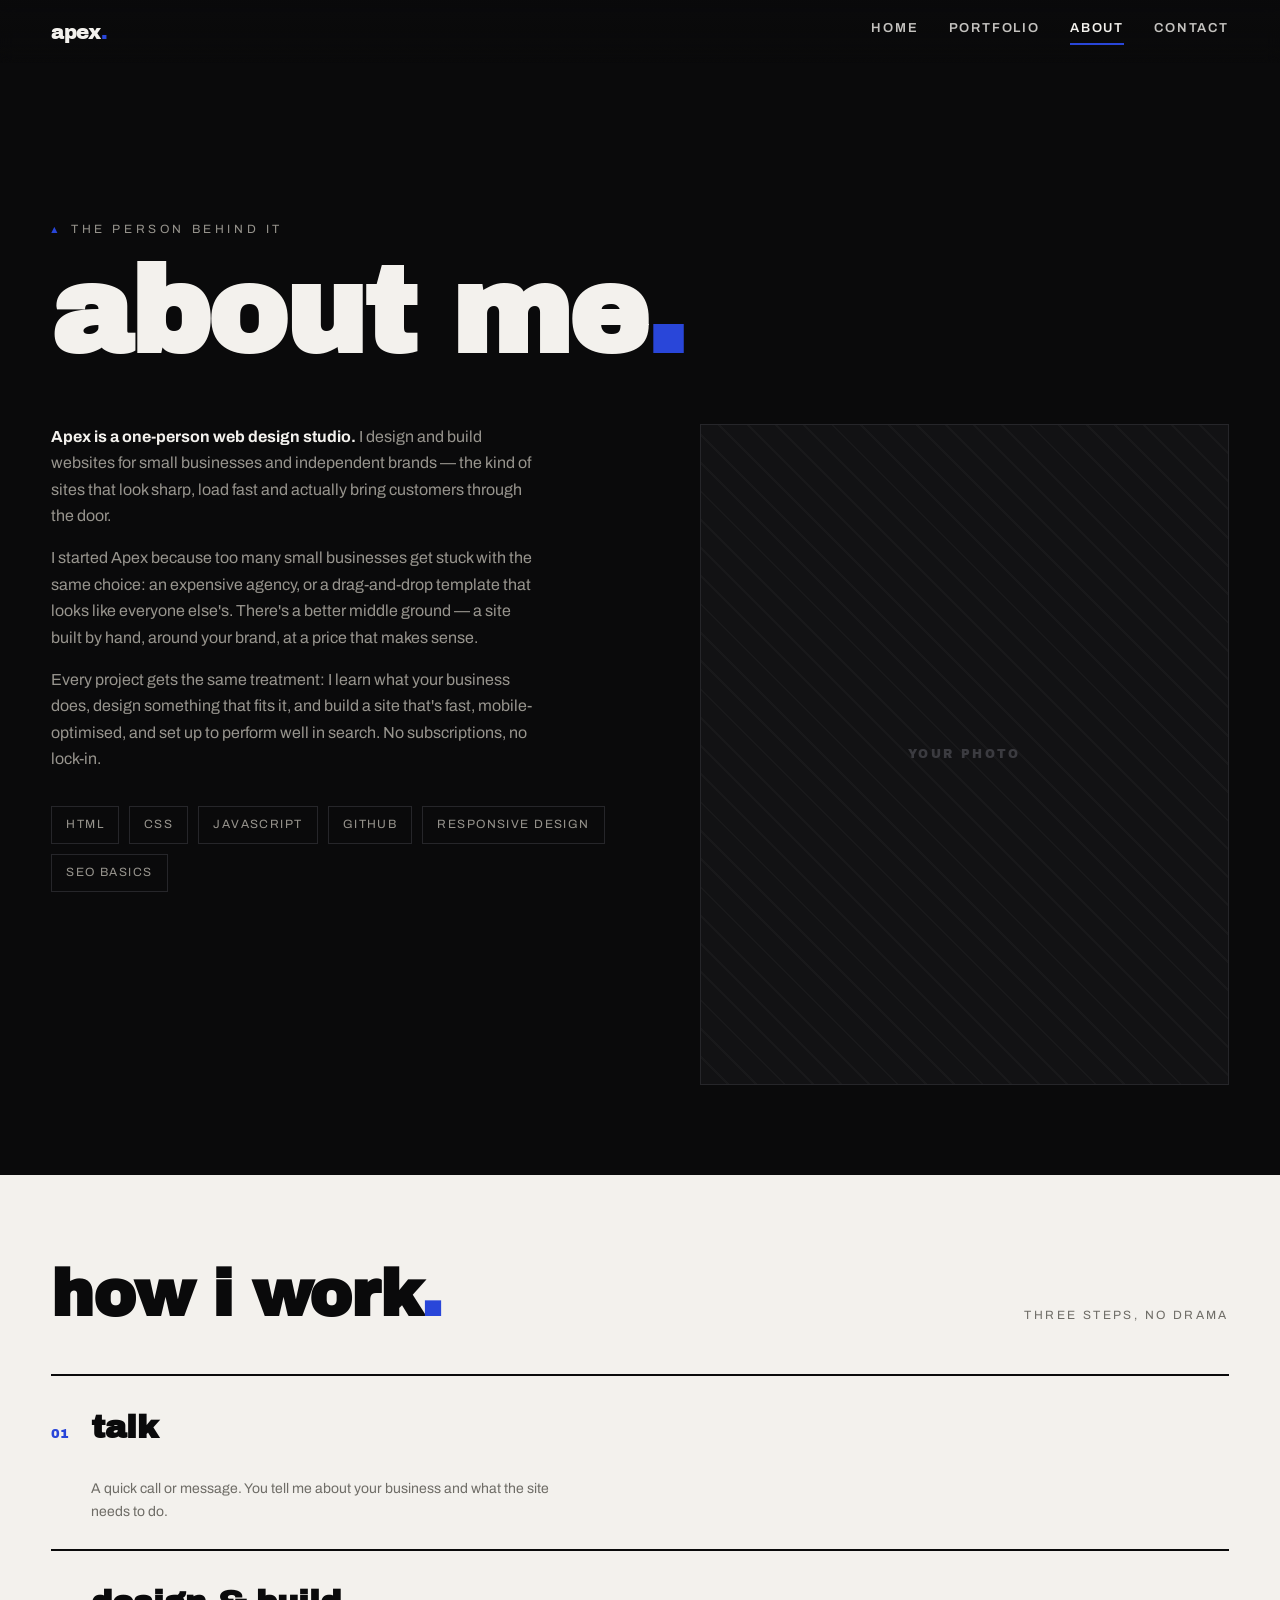
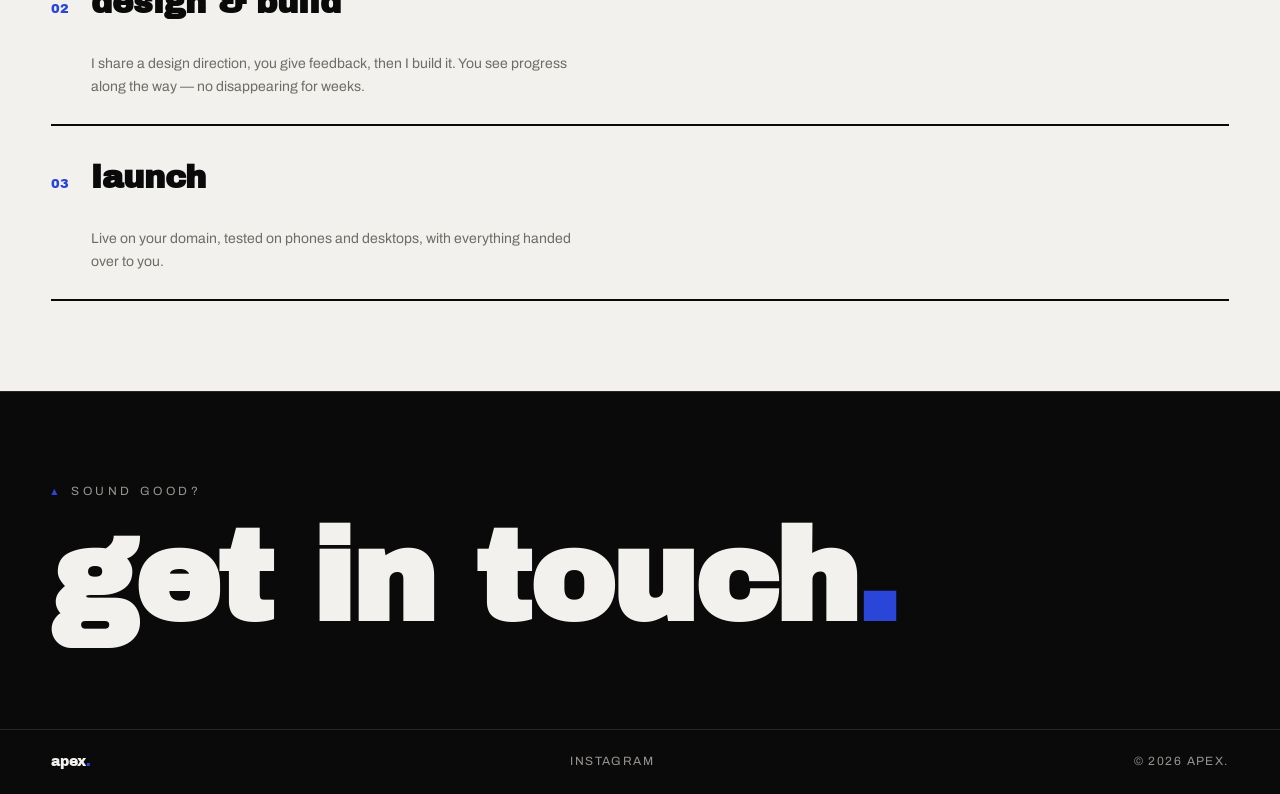
<file: aboutApex.html>
<!DOCTYPE html>
<html lang="en">
<head>
<meta charset="UTF-8">
<meta name="viewport" content="width=device-width, initial-scale=1.0">
<title>about — apex.</title>
<meta name="description" content="The person and the thinking behind Apex web design.">
<link rel="icon" type="image/svg+xml" href="favicon.svg">
<link rel="icon" type="image/png" sizes="32x32" href="favicon-32.png">
<link rel="icon" type="image/png" sizes="16x16" href="favicon-16.png">
<link rel="apple-touch-icon" sizes="180x180" href="apple-touch-icon.png">
<meta property="og:type" content="website">
<meta property="og:title" content="about — apex.">
<meta property="og:description" content="The person and the thinking behind Apex web design.">
<meta property="og:image" content="https://yourdomain.com/og-image.png">
<meta property="og:url" content="https://yourdomain.com/about.html">
<meta name="twitter:card" content="summary_large_image">
<meta name="twitter:title" content="about — apex.">
<meta name="twitter:description" content="The person and the thinking behind Apex web design.">
<meta name="twitter:image" content="https://yourdomain.com/og-image.png">
<link rel="preconnect" href="https://fonts.googleapis.com">
<link rel="preconnect" href="https://fonts.gstatic.com" crossorigin>
<link href="https://fonts.googleapis.com/css2?family=Archivo:wght@400;600&family=Archivo+Black&display=swap" rel="stylesheet">
<style>
/* ============================================================
   APEX. — shared styles
   Pages: index.html / portfolio.html / about.html / contact.html
   ============================================================ */
:root{
  --ink:#0a0a0b;           /* background */
  --ink-2:#121214;         /* raised surfaces */
  --line:#26262a;          /* hairlines */
  --paper:#f3f1ed;         /* off-white text */
  --muted:#97948d;
  --accent:#2946d9;        /* the full stop */
  --display:'Archivo Black','Archivo',sans-serif;
  --body:'Archivo',system-ui,sans-serif;
  --pad:clamp(20px,4vw,60px);
}
*{margin:0;padding:0;box-sizing:border-box}
html{scroll-behavior:smooth}
body{
  background:var(--ink);
  color:var(--paper);
  font-family:var(--body);
  font-size:16px;
  line-height:1.65;
  -webkit-font-smoothing:antialiased;
}
img{display:block;width:100%;height:100%;object-fit:cover}
a{color:inherit;text-decoration:none}
.dot{color:var(--accent)}
:focus-visible{outline:2px solid var(--accent);outline-offset:3px}

/* ---------- logo ---------- */
.logo{
  font-family:var(--display);
  font-size:20px;
  letter-spacing:-.02em;
  text-transform:lowercase;
  line-height:1;
}

/* ---------- header ---------- */
header{
  position:fixed;inset:0 0 auto 0;z-index:50;
  display:flex;justify-content:space-between;align-items:center;
  padding:18px var(--pad);
  background:linear-gradient(rgba(10,10,11,.94),rgba(10,10,11,.78) 70%,transparent);
  backdrop-filter:blur(8px);
}
nav{display:flex;gap:30px;font-size:13px;letter-spacing:.14em;text-transform:uppercase;font-weight:600}
nav a{opacity:.8;transition:opacity .2s,color .2s;padding-bottom:4px;border-bottom:2px solid transparent}
nav a:hover,nav a:focus-visible{opacity:1;color:var(--accent)}
nav a[aria-current="page"]{opacity:1;border-bottom-color:var(--accent)}
.nav-toggle{display:none}
@media (max-width:720px){
  nav{display:none}
  .nav-toggle{
    display:block;background:none;border:1.5px solid var(--paper);color:var(--paper);
    font-family:var(--display);font-size:11px;letter-spacing:.14em;text-transform:uppercase;
    padding:9px 14px;cursor:pointer;
  }
  nav.open{
    display:flex;position:fixed;inset:64px 0 auto 0;flex-direction:column;gap:0;
    background:var(--ink);border-bottom:1px solid var(--line);
  }
  nav.open a{padding:18px var(--pad);border-top:1px solid var(--line);border-bottom:0}
}

/* ---------- generic section ---------- */
section{padding:clamp(72px,10vh,130px) var(--pad)}
.eyebrow{
  font-size:12px;letter-spacing:.3em;text-transform:uppercase;
  color:var(--muted);margin-bottom:16px;
}
.eyebrow::before{content:"▲";color:var(--accent);font-size:8px;vertical-align:middle;margin-right:10px}
h1,h2{font-family:var(--display);text-transform:lowercase;line-height:.95;letter-spacing:-.02em}
.section-head{display:flex;justify-content:space-between;align-items:flex-end;gap:20px;flex-wrap:wrap;margin-bottom:48px}
.section-head h2{font-size:clamp(32px,5.5vw,64px)}
.section-head .count{font-size:12px;letter-spacing:.2em;text-transform:uppercase;color:var(--muted)}

/* ---------- hero (home) ---------- */
.hero{
  min-height:100svh;
  display:flex;flex-direction:column;justify-content:flex-end;
  padding:0 var(--pad) clamp(44px,8vh,90px);
  position:relative;overflow:hidden;
}
.hero::before{ /* faint apex peak in the backdrop */
  content:"";position:absolute;inset:auto -10% -12% -10%;height:78%;
  background:linear-gradient(to top right,transparent 49.6%,rgba(243,241,237,.05) 49.6% 50.4%,transparent 50.4%),
             linear-gradient(to top left,transparent 49.6%,rgba(243,241,237,.05) 49.6% 50.4%,transparent 50.4%);
  pointer-events:none;
}
.hero h1{font-size:clamp(64px,17vw,230px)}
.hero h1 .outline{color:transparent;-webkit-text-stroke:2.5px var(--paper)}
.hero-sub{
  margin-top:30px;display:flex;justify-content:space-between;align-items:flex-end;gap:32px;flex-wrap:wrap;
}
.hero-sub p{max-width:46ch;color:var(--muted);font-size:clamp(15px,1.4vw,18px)}
.btn{
  display:inline-block;
  font-family:var(--display);font-size:14px;letter-spacing:.12em;text-transform:uppercase;
  padding:16px 28px;transition:transform .2s ease,background .2s,color .2s;
}
.btn-solid{background:var(--accent);color:var(--ink)}
.btn-solid:hover{background:var(--paper);transform:translateY(-2px)}
.btn-ghost{border:1.5px solid var(--paper);color:var(--paper)}
.btn-ghost:hover{background:var(--accent);border-color:var(--accent);color:var(--ink)}

/* ---------- marquee ---------- */
.marquee{
  border-top:1px solid var(--line);border-bottom:1px solid var(--line);
  overflow:hidden;padding:14px 0;background:var(--ink-2);
}
.marquee-track{
  display:flex;gap:52px;width:max-content;
  animation:scroll 26s linear infinite;
  font-family:var(--display);font-size:13px;letter-spacing:.24em;text-transform:uppercase;color:var(--muted);
}
.marquee-track span::after{content:"▲";color:var(--accent);margin-left:52px;font-size:8px;vertical-align:middle}
@keyframes scroll{to{transform:translateX(-50%)}}

/* ---------- project cards ---------- */
.work-grid{display:grid;grid-template-columns:repeat(2,1fr);gap:18px}
.work-card{
  position:relative;display:block;
  border:1px solid var(--line);background:var(--ink-2);overflow:hidden;
}
.work-card .shot{aspect-ratio:16/10;overflow:hidden}
.work-card .shot img,.work-card .shot .ph{transition:transform .5s ease,filter .4s ease}
.work-card:hover .shot img{transform:scale(1.04)}
.work-card .info{
  display:flex;justify-content:space-between;align-items:baseline;gap:14px;
  padding:18px 20px;border-top:1px solid var(--line);
}
.work-card .info h3{font-family:var(--display);font-size:clamp(17px,2vw,22px);text-transform:lowercase}
.work-card .info span{font-size:11px;letter-spacing:.18em;text-transform:uppercase;color:var(--muted)}
.work-card::after{ /* accent corner on hover */
  content:"";position:absolute;top:0;right:0;width:0;height:0;
  border-top:0 solid var(--accent);border-left:0 solid transparent;
  transition:border-width .25s ease;
}
.work-card:hover::after{border-top-width:22px;border-left-width:22px}
@media (max-width:760px){.work-grid{grid-template-columns:1fr}}

/* placeholder until real screenshots are added */
.ph{
  display:flex;align-items:center;justify-content:center;height:100%;
  color:#3b3b40;font-family:var(--display);font-size:12px;letter-spacing:.2em;text-transform:uppercase;
  background:repeating-linear-gradient(45deg,transparent 0 18px,rgba(243,241,237,.03) 18px 20px),var(--ink-2);
}

/* ---------- light band (services / values) ---------- */
.band-light{background:var(--paper);color:var(--ink)}
.band-light .eyebrow,.band-light .count{color:#6e6c66}
.row-list .row{
  display:grid;grid-template-columns:auto 1fr auto;align-items:baseline;gap:22px;
  padding:26px 0;border-bottom:2px solid var(--ink);
  transition:padding-left .25s ease;
}
.row-list .row:first-child{border-top:2px solid var(--ink)}
.row-list .row:hover{padding-left:14px}
.row-list .num{font-family:var(--display);font-size:13px;color:var(--accent)}
.row-list h3{font-family:var(--display);font-size:clamp(20px,3.2vw,32px);text-transform:lowercase}
.row-list p{grid-column:2;color:#6e6c66;font-size:14px;max-width:60ch}
@media (max-width:640px){
  .row-list .row{grid-template-columns:auto 1fr}
}

/* ---------- big CTA ---------- */
.cta h2{font-size:clamp(46px,10vw,130px)}
.cta h2 a{transition:color .2s}
.cta h2 a:hover{color:var(--accent)}
.cta{border-top:1px solid var(--line)}

/* ---------- page hero (inner pages) ---------- */
.page-hero{padding-top:clamp(140px,22vh,220px);padding-bottom:clamp(40px,6vh,70px)}
.page-hero h1{font-size:clamp(48px,10vw,120px)}
.page-hero p{margin-top:22px;max-width:52ch;color:var(--muted)}

/* ---------- about ---------- */
.about-grid{display:grid;grid-template-columns:1.05fr .95fr;gap:clamp(32px,5vw,72px);align-items:start}
.about-grid .media{aspect-ratio:4/5;border:1px solid var(--line);overflow:hidden}
.about-grid p{color:var(--muted);margin-bottom:16px;max-width:54ch}
.about-grid strong{color:var(--paper)}
.stack{margin-top:34px;display:flex;flex-wrap:wrap;gap:10px}
.stack span{
  border:1px solid var(--line);padding:8px 14px;
  font-size:12px;letter-spacing:.12em;text-transform:uppercase;color:var(--muted);
}
@media (max-width:820px){
  .about-grid{grid-template-columns:1fr}
  .about-grid .media{order:-1;aspect-ratio:16/10}
}

/* ---------- contact ---------- */
.contact-grid{display:grid;grid-template-columns:1fr 1fr;gap:clamp(36px,5vw,80px)}
.contact-info h4{
  font-family:var(--display);font-size:12px;letter-spacing:.22em;text-transform:uppercase;margin-bottom:8px;
}
.contact-info>div{margin-bottom:30px;color:var(--muted);font-size:15px}
.contact-info a:hover{color:var(--accent)}
form{display:grid;gap:22px}
label{
  display:block;font-size:12px;letter-spacing:.18em;text-transform:uppercase;
  color:var(--muted);margin-bottom:8px;
}
input,textarea{
  width:100%;background:transparent;border:0;border-bottom:2px solid var(--line);
  color:var(--paper);font-family:var(--body);font-size:16px;padding:10px 0;
  transition:border-color .2s;
}
input:focus,textarea:focus{outline:none;border-bottom-color:var(--accent)}
textarea{min-height:120px;resize:vertical}
form .btn{border:0;cursor:pointer;justify-self:start}
@media (max-width:760px){.contact-grid{grid-template-columns:1fr}}

/* ---------- footer ---------- */
footer{
  padding:22px var(--pad);border-top:1px solid var(--line);
  display:flex;justify-content:space-between;align-items:center;gap:16px;flex-wrap:wrap;
  font-size:12px;letter-spacing:.12em;text-transform:uppercase;color:var(--muted);
}
footer .logo{font-size:14px;color:var(--paper)}
footer .socials{display:flex;gap:18px}
footer .socials a:hover{color:var(--accent)}

/* ---------- results / guarantees ---------- */
.results-grid{
  display:grid;grid-template-columns:repeat(3,1fr);gap:18px;
}
.result-card{
  border:1px solid var(--line);background:var(--ink-2);
  padding:34px 30px;
}
.result-card .mark{color:var(--accent);font-size:14px;margin-bottom:20px;display:block}
.result-card h3{font-family:var(--display);font-size:clamp(19px,2.4vw,24px);text-transform:lowercase;margin-bottom:12px}
.result-card p{color:var(--muted);font-size:14px;line-height:1.6}
@media (max-width:820px){.results-grid{grid-template-columns:1fr}}

/* ---------- scroll reveal ---------- */
.reveal{opacity:0;transform:translateY(24px);transition:opacity .6s ease,transform .6s ease}
.reveal.in{opacity:1;transform:none}
@media (prefers-reduced-motion:reduce){
  .reveal{opacity:1;transform:none;transition:none}
  .marquee-track{animation:none}
  html{scroll-behavior:auto}
}

</style>
</head>
<body>

<header>
  <a href="index.html" class="logo" aria-label="apex home">apex<span class="dot">.</span></a>
  <button class="nav-toggle" aria-expanded="false" aria-controls="nav" onclick="toggleNav(this)">Menu</button>
  <nav id="nav">
    <a href="index.html">Home</a>
    <a href="portfolio.html">Portfolio</a>
    <a href="about.html" aria-current="page">About</a>
    <a href="contact.html">Contact</a>
  </nav>
</header>

<!-- ===================== PAGE HERO ===================== -->
<section class="page-hero">
  <p class="eyebrow">The person behind it</p>
  <h1>about me<span class="dot">.</span></h1>
</section>

<!-- ===================== STORY ===================== -->
<section style="padding-top:0">
  <div class="about-grid">
    <div>
      <!-- Edit this story to make it yours -->
      <p class="reveal"><strong>Apex is a one-person web design studio.</strong> I design and build websites for small businesses and independent brands — the kind of sites that look sharp, load fast and actually bring customers through the door.</p>
      <p class="reveal">I started Apex because too many small businesses get stuck with the same choice: an expensive agency, or a drag-and-drop template that looks like everyone else's. There's a better middle ground — a site built by hand, around your brand, at a price that makes sense.</p>
      <p class="reveal">Every project gets the same treatment: I learn what your business does, design something that fits it, and build a site that's fast, mobile-optimised, and set up to perform well in search. No subscriptions, no lock-in.</p>

      <div class="stack reveal">
        <span>HTML</span><span>CSS</span><span>JavaScript</span><span>GitHub</span><span>Responsive design</span><span>SEO basics</span>
      </div>
    </div>

    <div class="media reveal">
      <!-- Replace with a photo of you or your workspace:
           <img src="images/me.jpg" alt="Your name, founder of Apex"> -->
      <div class="ph">Your photo</div>
    </div>
  </div>
</section>

<!-- ===================== HOW I WORK ===================== -->
<section class="band-light">
  <div class="section-head reveal">
    <h2>how i work<span class="dot">.</span></h2>
    <span class="count">Three steps, no drama</span>
  </div>
  <div class="row-list">
    <div class="row reveal">
      <span class="num">01</span>
      <h3>talk</h3>
      <p>A quick call or message. You tell me about your business and what the site needs to do.</p>
    </div>
    <div class="row reveal">
      <span class="num">02</span>
      <h3>design &amp; build</h3>
      <p>I share a design direction, you give feedback, then I build it. You see progress along the way — no disappearing for weeks.</p>
    </div>
    <div class="row reveal">
      <span class="num">03</span>
      <h3>launch</h3>
      <p>Live on your domain, tested on phones and desktops, with everything handed over to you.</p>
    </div>
  </div>
</section>

<!-- ===================== CTA ===================== -->
<section class="cta">
  <p class="eyebrow reveal">Sound good?</p>
  <h2 class="reveal"><a href="contact.html">get in touch<span class="dot">.</span></a></h2>
</section>

<footer>
  <a href="index.html" class="logo">apex<span class="dot">.</span></a>
  <div class="socials">
    <a href="https://instagram.com/" target="_blank" rel="noopener">Instagram</a>
  </div>
  <span>&copy; 2026 apex.</span>
</footer>

<script>
// ============================================================
// APEX. — shared script (nav toggle + scroll reveal)
// ============================================================

// Scroll-reveal
const io = new IntersectionObserver(entries => {
  entries.forEach(e => {
    if (e.isIntersecting) { e.target.classList.add('in'); io.unobserve(e.target); }
  });
}, { threshold: 0.15 });
document.querySelectorAll('.reveal').forEach(el => io.observe(el));

// Mobile nav
function toggleNav(btn) {
  const nav = document.getElementById('nav');
  const open = nav.classList.toggle('open');
  btn.setAttribute('aria-expanded', open);
}
document.querySelectorAll('#nav a').forEach(a => a.addEventListener('click', () => {
  document.getElementById('nav').classList.remove('open');
  const t = document.querySelector('.nav-toggle');
  if (t) t.setAttribute('aria-expanded', 'false');
}));

</script>
</body>
</html>
</file>
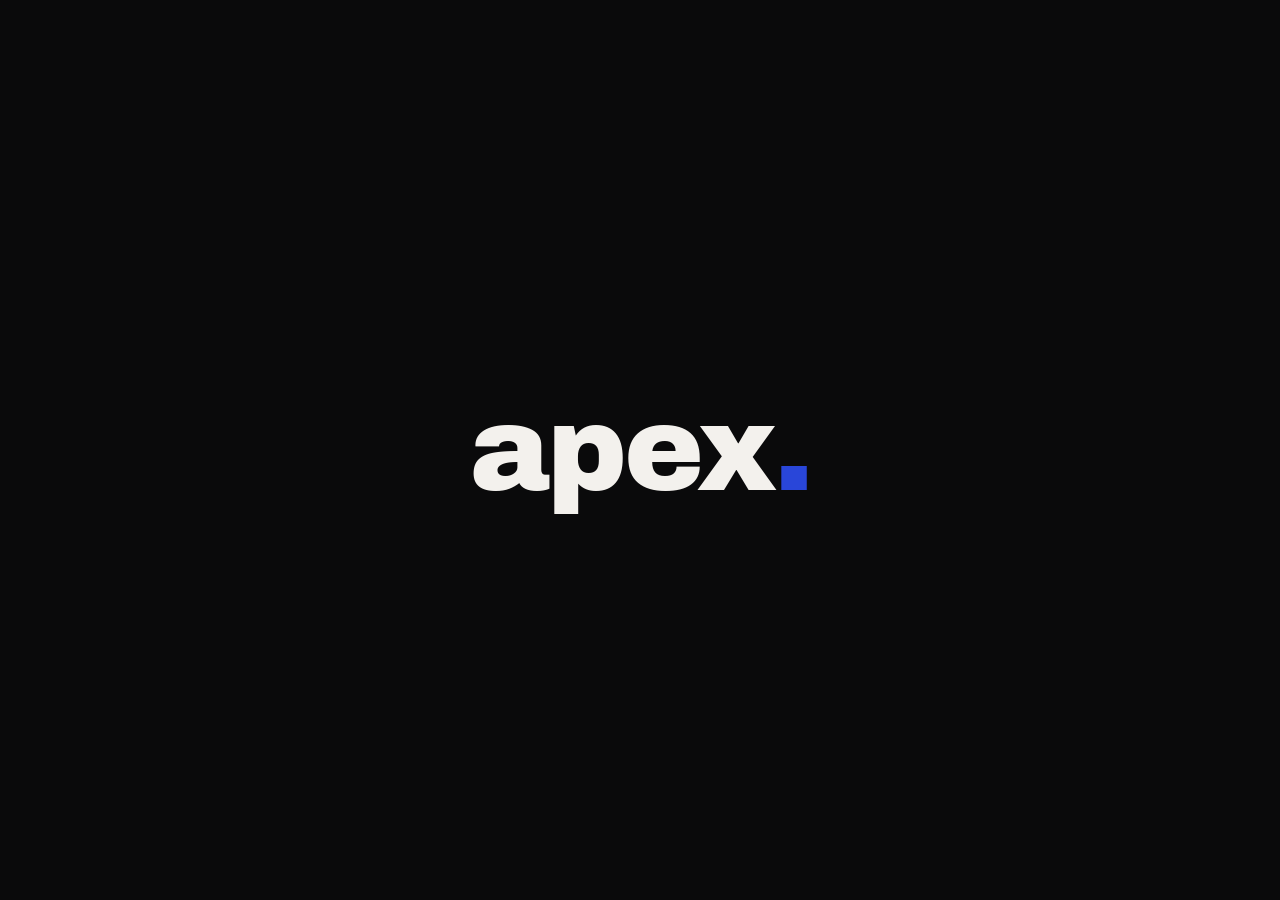
<file: apex404.html>
<!DOCTYPE html>
<html lang="en">
<head>
<meta charset="UTF-8">
<meta name="viewport" content="width=device-width, initial-scale=1.0">
<title>Page not found — apex.</title>
<meta name="description" content="That page doesn't exist. Head back to the Apex homepage.">
<meta name="robots" content="noindex,follow">
<link rel="icon" type="image/svg+xml" href="favicon.svg">
<link rel="icon" type="image/png" sizes="32x32" href="favicon-32.png">
<link rel="icon" type="image/png" sizes="16x16" href="favicon-16.png">
<link rel="apple-touch-icon" sizes="180x180" href="apple-touch-icon.png">
<meta property="og:type" content="website">
<meta property="og:title" content="Page not found — apex.">
<meta property="og:description" content="That page doesn't exist. Head back to the Apex homepage.">
<meta property="og:image" content="https://apexdesignni.co.uk/og-image.png">
<meta property="og:url" content="https://apexdesignni.co.uk/404.html">
<meta name="twitter:card" content="summary_large_image">
<meta name="twitter:title" content="Page not found — apex.">
<meta name="twitter:description" content="That page doesn't exist. Head back to the Apex homepage.">
<meta name="twitter:image" content="https://apexdesignni.co.uk/og-image.png">
<link rel="preconnect" href="https://fonts.googleapis.com">
<link rel="preconnect" href="https://fonts.gstatic.com" crossorigin>
<link href="https://fonts.googleapis.com/css2?family=Archivo:wght@400;500;600;700&family=Archivo+Black&display=swap" rel="stylesheet">
<style>
:root{
  --ink:#0a0a0b; --ink-2:#121214; --ink-3:#1a1a1e;
  --line:#26262a; --paper:#f3f1ed; --muted:#97948d;
  --accent:#2946d9;
  --display:'Archivo Black','Archivo',sans-serif;
  --body:'Archivo',system-ui,sans-serif;
  --pad:clamp(20px,4vw,60px);
}
*{margin:0;padding:0;box-sizing:border-box}
html{scroll-behavior:smooth}
body{background:var(--ink);color:var(--paper);font-family:var(--body);font-size:16px;line-height:1.6;-webkit-font-smoothing:antialiased;overflow-x:hidden}
img{display:block;max-width:100%}
a{color:inherit;text-decoration:none}
.dot{color:var(--accent)}
:focus-visible{outline:2px solid var(--accent);outline-offset:3px}

/* LOADER */
#loader{position:fixed;inset:0;z-index:200;background:var(--ink);display:flex;align-items:center;justify-content:center;transition:transform .8s cubic-bezier(.76,0,.24,1)}
#loader.done{transform:translateY(-100%)}
#loader .load-word{font-family:var(--display);font-size:clamp(48px,13vw,120px);color:var(--paper);letter-spacing:-.03em;text-transform:lowercase;transform:translateY(20px);opacity:0;animation:loadIn .7s cubic-bezier(.2,.8,.2,1) forwards}
@keyframes loadIn{to{transform:translateY(0);opacity:1}}
.no-scroll{overflow:hidden;height:100vh}

/* HEADER */
header{position:fixed;inset:0 0 auto 0;z-index:90;display:flex;justify-content:space-between;align-items:center;padding:18px var(--pad);background:linear-gradient(rgba(10,10,11,.9),rgba(10,10,11,.6) 70%,transparent);backdrop-filter:blur(8px)}
.logo{font-family:var(--display);font-size:22px;letter-spacing:-.02em;text-transform:lowercase;line-height:1}
.header-right{display:flex;align-items:center;gap:12px}
.lets-talk{border:1.5px solid var(--paper);border-radius:100px;padding:11px 22px;font-size:12px;letter-spacing:.14em;text-transform:uppercase;font-weight:600;transition:background .25s,border-color .25s}
.lets-talk:hover{background:var(--accent);border-color:var(--accent)}
.menu-btn{width:52px;height:52px;border:1.5px solid var(--line);border-radius:100px;background:transparent;cursor:pointer;display:flex;align-items:center;justify-content:center;gap:5px;flex-direction:column;transition:border-color .25s}
.menu-btn:hover{border-color:var(--paper)}
.menu-btn span{width:20px;height:2px;background:var(--paper)}

/* OVERLAY MENU */
#overlay-menu{position:fixed;inset:0;z-index:100;background:var(--ink);display:flex;flex-direction:column;justify-content:center;padding:0 var(--pad);clip-path:inset(0 0 100% 0);transition:clip-path .6s cubic-bezier(.76,0,.24,1);pointer-events:none}
#overlay-menu.open{clip-path:inset(0 0 0 0);pointer-events:auto}
.menu-top{position:absolute;top:0;left:0;right:0;display:flex;justify-content:space-between;align-items:center;padding:18px var(--pad)}
.menu-close{width:52px;height:52px;border:1.5px solid var(--line);border-radius:100px;background:transparent;cursor:pointer;color:var(--paper);font-size:22px;line-height:1}
.menu-links{display:flex;flex-direction:column;gap:6px}
.menu-links a{font-family:var(--display);font-size:clamp(40px,10vw,96px);line-height:1.05;text-transform:uppercase;letter-spacing:-.02em;color:var(--muted);transition:color .25s,padding-left .3s;width:fit-content}
.menu-links a:hover,.menu-links a[aria-current="page"]{color:var(--paper)}
.menu-links a:hover{padding-left:20px}
.menu-foot{position:absolute;bottom:36px;left:var(--pad);right:var(--pad);display:flex;justify-content:space-between;gap:20px;flex-wrap:wrap;font-size:13px;color:var(--muted)}
.menu-foot a:hover{color:var(--accent)}

/* SHARED SECTION BITS */
section{padding:clamp(70px,10vh,130px) var(--pad)}
.eyebrow{font-size:12px;letter-spacing:.28em;text-transform:uppercase;color:var(--muted);margin-bottom:18px}
.eyebrow::before{content:"\25B2";color:var(--accent);font-size:8px;vertical-align:middle;margin-right:10px}
.page-hero{padding-top:clamp(130px,20vh,200px);padding-bottom:clamp(30px,5vh,56px)}
.page-hero h1{font-family:var(--display);font-size:clamp(44px,11vw,120px);line-height:.92;text-transform:lowercase;letter-spacing:-.03em}
.page-hero p{margin-top:20px;max-width:54ch;color:var(--muted);font-size:clamp(15px,1.5vw,18px)}
.btn-pill{display:inline-flex;align-items:center;gap:14px;border:1.5px solid var(--accent);border-radius:100px;padding:18px 32px;font-family:var(--display);font-size:clamp(14px,1.6vw,18px);text-transform:uppercase;transition:background .3s,transform .3s}
.btn-pill:hover{background:var(--accent);transform:translateY(-3px)}

/* HERO (home) */
.hero{min-height:100svh;display:flex;flex-direction:column;justify-content:space-between;padding:120px var(--pad) clamp(36px,6vh,64px)}
.status{display:flex;align-items:center;gap:12px;font-size:13px}
.status .pulse{width:10px;height:10px;border-radius:50%;background:var(--accent);position:relative}
.status .pulse::after{content:"";position:absolute;inset:-4px;border-radius:50%;border:1px solid var(--accent);animation:pulse 2s ease-out infinite}
@keyframes pulse{0%{transform:scale(.8);opacity:1}100%{transform:scale(2.2);opacity:0}}
.status b{font-weight:700}
.status small{display:block;color:var(--muted);font-size:11px;letter-spacing:.16em;text-transform:uppercase;margin-top:2px}
.hero-statement{font-family:var(--display);font-size:clamp(34px,6.2vw,86px);line-height:1.04;letter-spacing:-.02em;max-width:16ch}
.hero-statement .dim{color:var(--ink-3)}
.hero-statement .lit{color:var(--paper)}
.hero-bottom{display:flex;justify-content:space-between;align-items:flex-end;gap:32px;flex-wrap:wrap}
.hero-sub{max-width:44ch;color:var(--muted);font-size:clamp(15px,1.4vw,17px)}

/* SERVICES ACCORDION */
.svc-head{font-family:var(--display);font-size:clamp(44px,12vw,140px);line-height:.92;text-transform:uppercase;letter-spacing:-.03em;margin-bottom:clamp(36px,6vh,66px)}
.svc-list{border-top:1px solid var(--line)}
.svc-item{border-bottom:1px solid var(--line)}
.svc-trigger{width:100%;background:transparent;border:0;cursor:pointer;color:var(--paper);display:grid;grid-template-columns:auto 1fr auto;align-items:center;gap:22px;padding:clamp(22px,3.2vh,36px) 0;text-align:left;transition:padding-left .3s}
.svc-item:hover .svc-trigger,.svc-item.open .svc-trigger{padding-left:10px}
.svc-num{font-family:var(--display);font-size:15px;color:var(--muted)}
.svc-item.open .svc-num{color:var(--paper)}
.svc-title{font-family:var(--display);font-size:clamp(22px,4.2vw,42px);line-height:1}
.svc-toggle{position:relative;width:26px;height:26px;flex-shrink:0}
.svc-toggle::before,.svc-toggle::after{content:"";position:absolute;background:var(--accent);transition:transform .3s}
.svc-toggle::before{top:50%;left:0;width:100%;height:2px;transform:translateY(-50%)}
.svc-toggle::after{left:50%;top:0;width:2px;height:100%;transform:translateX(-50%)}
.svc-item.open .svc-toggle::after{transform:translateX(-50%) scaleY(0)}
.svc-panel{max-height:0;overflow:hidden;transition:max-height .45s cubic-bezier(.4,0,.2,1)}
.svc-panel-inner{padding:0 0 clamp(26px,4vh,42px) 46px;display:grid;grid-template-columns:1fr 1fr;gap:clamp(22px,4vw,52px);align-items:start}
.svc-desc{color:var(--muted);font-size:clamp(15px,1.5vw,18px);max-width:42ch;margin-bottom:22px}
.tags{display:flex;flex-wrap:wrap;gap:10px}
.tags span{border:1px solid var(--line);border-radius:100px;padding:9px 18px;font-size:13px;transition:border-color .2s}
.tags span:hover{border-color:var(--accent)}
.svc-visual{aspect-ratio:16/11;border-radius:14px;background:var(--ink-2);border:1px solid var(--line);display:flex;align-items:center;justify-content:center}
.svc-visual .mono{font-family:var(--display);font-size:clamp(26px,4vw,50px);text-transform:uppercase;color:var(--ink-3)}
@media (max-width:760px){.svc-panel-inner{grid-template-columns:1fr;padding-left:0}.svc-visual{order:-1}}

/* WORK CARDS */
.work-top{display:flex;justify-content:space-between;align-items:flex-end;gap:20px;flex-wrap:wrap;margin-bottom:clamp(32px,5vh,56px)}
.work-top h2{font-family:var(--display);font-size:clamp(38px,7vw,78px);text-transform:lowercase;line-height:.95;letter-spacing:-.02em}
.view{font-size:13px;letter-spacing:.16em;text-transform:uppercase;color:var(--muted);transition:color .2s}
.view:hover{color:var(--accent)}
.work-grid{display:grid;grid-template-columns:1fr;gap:24px}
.work-card{position:relative;display:block;border:1px solid var(--line);border-radius:14px;overflow:hidden;background:var(--ink-2)}
.work-card .shot{aspect-ratio:16/10;overflow:hidden;display:flex;align-items:center;justify-content:center}
.work-card .shot img{width:100%;height:100%;object-fit:cover;transition:transform .5s ease}
.work-card:hover .shot img{transform:scale(1.04)}
.work-card .info{position:absolute;left:0;right:0;bottom:0;display:flex;justify-content:space-between;align-items:flex-end;gap:14px;padding:32px 22px 20px;background:linear-gradient(to top,rgba(10,10,11,.94),rgba(10,10,11,.7) 55%,transparent);opacity:0;transform:translateY(12px);transition:opacity .35s,transform .35s}
.work-card:hover .info,.work-card.show-info .info{opacity:1;transform:none}
.work-card .info h3{font-family:var(--display);font-size:clamp(18px,2.4vw,26px)}
.work-card .info span{font-size:11px;letter-spacing:.16em;text-transform:uppercase;color:var(--muted);text-align:right}

/* NUMBERS */
.numbers-head{font-family:var(--display);font-size:clamp(38px,9vw,108px);text-transform:uppercase;line-height:.92;letter-spacing:-.03em;margin-bottom:clamp(36px,6vh,66px)}
.numbers-grid{display:grid;grid-template-columns:repeat(3,1fr);gap:clamp(26px,4vw,52px)}
.num-item .figure{font-family:var(--display);font-size:clamp(40px,6.5vw,82px);line-height:1;letter-spacing:-.02em}
.num-item .figure .unit{color:var(--accent);font-size:.5em;vertical-align:super;margin-left:2px}
.num-item .label{margin-top:14px;color:var(--muted);font-size:clamp(14px,1.4vw,16px);max-width:26ch}
.numbers-source{margin-top:clamp(32px,5vh,52px);padding-top:22px;border-top:1px solid var(--line);font-size:12px;color:var(--muted)}
@media (max-width:720px){.numbers-grid{grid-template-columns:1fr;gap:34px}}

/* ABOUT */
.about-grid{display:grid;grid-template-columns:1.05fr .95fr;gap:clamp(30px,5vw,70px);align-items:start}
.about-grid p{color:var(--muted);margin-bottom:18px;max-width:56ch;font-size:clamp(15px,1.5vw,17px)}
.about-grid strong{color:var(--paper)}
.about-media{aspect-ratio:4/5;border:1px solid var(--line);border-radius:14px;overflow:hidden}
.about-media img{width:100%;height:100%;object-fit:cover}
.stack{margin-top:32px;display:flex;flex-wrap:wrap;gap:10px}
@media (max-width:820px){.about-grid{grid-template-columns:1fr}.about-media{order:-1;aspect-ratio:16/10}}

/* PROCESS ROWS */
.row-list{border-top:1px solid var(--line)}
.row-list .row{display:grid;grid-template-columns:auto 1fr;align-items:baseline;gap:22px;padding:26px 0;border-bottom:1px solid var(--line);transition:padding-left .25s}
.row-list .row:hover{padding-left:12px}
.row-list .num{font-family:var(--display);font-size:14px;color:var(--accent)}
.row-list h3{font-family:var(--display);font-size:clamp(20px,3.2vw,32px);text-transform:lowercase;margin-bottom:8px}
.row-list p{color:var(--muted);font-size:15px;max-width:60ch}

/* CONTACT */
.contact-grid{display:grid;grid-template-columns:1fr 1fr;gap:clamp(34px,5vw,76px)}
.contact-info>div{margin-bottom:30px}
.contact-info h4{font-family:var(--display);font-size:12px;letter-spacing:.22em;text-transform:uppercase;margin-bottom:8px}
.contact-info p{color:var(--muted);font-size:15px}
.contact-info a{transition:color .2s}
.contact-info a:hover{color:var(--accent)}
form{display:grid;gap:22px}
label{display:block;font-size:12px;letter-spacing:.18em;text-transform:uppercase;color:var(--muted);margin-bottom:8px}
input,textarea{width:100%;background:transparent;border:0;border-bottom:2px solid var(--line);color:var(--paper);font-family:var(--body);font-size:16px;padding:10px 0;transition:border-color .2s}
input:focus,textarea:focus{outline:none;border-bottom-color:var(--accent)}
textarea{min-height:120px;resize:vertical}
form button{border:1.5px solid var(--accent);border-radius:100px;background:transparent;color:var(--paper);cursor:pointer;padding:18px 32px;font-family:var(--display);font-size:15px;text-transform:uppercase;justify-self:start;transition:background .3s,transform .3s}
form button:hover{background:var(--accent);transform:translateY(-3px)}
form button:disabled{opacity:.6;cursor:wait}
@media (max-width:760px){.contact-grid{grid-template-columns:1fr}}

/* LEGAL PAGES */
.legal{max-width:70ch}
.legal .updated{font-size:12px;letter-spacing:.2em;text-transform:uppercase;color:var(--muted);margin-bottom:40px}
.legal h2{font-family:var(--display);font-size:clamp(20px,2.6vw,26px);margin:44px 0 14px;line-height:1.2}
.legal h2 .n{color:var(--accent);margin-right:10px}
.legal p{color:var(--muted);margin-bottom:14px;font-size:clamp(15px,1.5vw,17px)}
.legal ul{margin:0 0 16px 20px;color:var(--muted)}
.legal li{margin-bottom:8px;font-size:clamp(15px,1.5vw,17px)}
.legal a{color:var(--paper);border-bottom:1px solid var(--accent)}
.legal a:hover{color:var(--accent)}
.legal strong{color:var(--paper)}

/* CTA STRIP */
.cta-strip{border-top:1px solid var(--line);text-align:center}
.cta-strip .peak-line{font-size:12px;letter-spacing:.28em;text-transform:uppercase;color:var(--muted);margin-bottom:22px}
.cta-strip h2{font-family:var(--display);font-size:clamp(38px,9vw,116px);line-height:.95;text-transform:lowercase;letter-spacing:-.02em}
.cta-strip h2 a{transition:color .25s}
.cta-strip h2 a:hover{color:var(--accent)}

/* FOOTER */
footer{padding:26px var(--pad);border-top:1px solid var(--line);display:flex;justify-content:space-between;align-items:center;gap:16px;flex-wrap:wrap;font-size:12px;letter-spacing:.1em;text-transform:uppercase;color:var(--muted)}
footer .logo{font-size:15px;color:var(--paper)}
footer nav{display:flex;gap:18px;flex-wrap:wrap}
footer a:hover{color:var(--accent)}
.site-credit{border-top:1px solid var(--line);padding:16px var(--pad);text-align:center;font-size:12px;letter-spacing:.08em;text-transform:uppercase;color:var(--muted)}
.site-credit a:hover{color:var(--accent)}

/* REVEAL */
.reveal{opacity:0;transform:translateY(28px);transition:opacity .7s ease,transform .7s ease}
.reveal.in{opacity:1;transform:none}
.reveal.d1{transition-delay:.08s}.reveal.d2{transition-delay:.16s}.reveal.d3{transition-delay:.24s}

@media (prefers-reduced-motion:reduce){
  *{animation:none!important;transition:none!important}
  .reveal{opacity:1;transform:none}
  #loader{display:none}
}
@media (max-width:640px){.lets-talk{display:none}.hero-bottom{flex-direction:column;align-items:flex-start}.btn-pill{width:100%;justify-content:space-between}}
</style>
</head>
<body class="no-scroll">

<div id="loader"><div class="load-word">apex<span class="dot">.</span></div></div>

<header>
  <a href="index.html" class="logo">apex<span class="dot">.</span></a>
  <div class="header-right">
    <a href="contact.html" class="lets-talk">Let's talk</a>
    <button class="menu-btn" id="menuOpen" aria-label="Open menu"><span></span><span></span></button>
  </div>
</header>

<nav id="overlay-menu" aria-hidden="true">
  <div class="menu-top">
    <a href="index.html" class="logo">apex<span class="dot">.</span></a>
    <button class="menu-close" id="menuClose" aria-label="Close menu">&times;</button>
  </div>
  <div class="menu-links">
    <a href="index.html">Home</a>
    <a href="portfolio.html">Work</a>
    <a href="about.html">About</a>
    <a href="contact.html">Contact</a>
  </div>
  <div class="menu-foot">
    <a href="mailto:apexdesignni@gmail.com">apexdesignni@gmail.com</a>
    <a href="https://www.instagram.com/apexdesignni/" target="_blank" rel="noopener">Instagram &rarr;</a>
  </div>
</nav>

<section class="page-hero" style="min-height:72svh;display:flex;flex-direction:column;justify-content:center">
  <p class="eyebrow reveal">(Error 404)</p>
  <h1 class="reveal">lost the trail<span class="dot">.</span></h1>
  <p class="reveal">This page doesn't exist &mdash; it may have moved, or the link might be wrong. Let's get you back on track.</p>
  <div style="margin-top:36px;display:flex;gap:14px;flex-wrap:wrap">
    <a href="index.html" class="btn-pill reveal d1">Back to home <span>&#8599;</span></a>
  </div>
</section>

<footer>
  <a href="index.html" class="logo">apex<span class="dot">.</span></a>
  <nav>
    <a href="privacy.html">Privacy</a>
    <a href="terms.html">Terms</a>
    <a href="https://www.instagram.com/apexdesignni/" target="_blank" rel="noopener">Instagram</a>
  </nav>
  <span>&copy; 2026 apex.</span>
</footer>
<div class="site-credit"><a href="index.html">Site by apex.</a></div>

<script>
// Loader
window.addEventListener('load', () => {
  setTimeout(() => {
    const l = document.getElementById('loader');
    if (l) l.classList.add('done');
    document.body.classList.remove('no-scroll');
    startReveals();
  }, 1200);
});

// Scroll reveal
function startReveals(){
  const io = new IntersectionObserver(es => {
    es.forEach(e => { if(e.isIntersecting){ e.target.classList.add('in'); io.unobserve(e.target); } });
  }, { threshold:.15 });
  document.querySelectorAll('.reveal').forEach(el => io.observe(el));
}

// Overlay menu
const menu = document.getElementById('overlay-menu');
const openBtn = document.getElementById('menuOpen');
const closeBtn = document.getElementById('menuClose');
if(openBtn) openBtn.onclick = () => { menu.classList.add('open'); menu.setAttribute('aria-hidden','false'); };
if(closeBtn) closeBtn.onclick = () => { menu.classList.remove('open'); menu.setAttribute('aria-hidden','true'); };
document.querySelectorAll('#overlay-menu a').forEach(a => a.addEventListener('click', () => menu.classList.remove('open')));

// Work cards: reveal names on scroll (touch devices)
if (window.matchMedia('(hover: none)').matches) {
  const co = new IntersectionObserver(es => {
    es.forEach(e => e.target.classList.toggle('show-info', e.isIntersecting));
  }, { threshold:.5 });
  document.querySelectorAll('.work-card').forEach(c => co.observe(c));
}

// Services accordion
document.querySelectorAll('.svc-trigger').forEach(btn => {
  btn.addEventListener('click', () => {
    const item = btn.closest('.svc-item');
    const panel = item.querySelector('.svc-panel');
    const wasOpen = item.classList.contains('open');
    document.querySelectorAll('.svc-item').forEach(i => {
      i.classList.remove('open');
      i.querySelector('.svc-panel').style.maxHeight = null;
      i.querySelector('.svc-trigger').setAttribute('aria-expanded','false');
    });
    if(!wasOpen){
      item.classList.add('open');
      panel.style.maxHeight = panel.scrollHeight + 'px';
      btn.setAttribute('aria-expanded','true');
    }
  });
});
window.addEventListener('load', () => {
  const f = document.querySelector('.svc-item.open .svc-panel');
  if(f) f.style.maxHeight = f.scrollHeight + 'px';
});
</script>
</body>
</html>
</file>
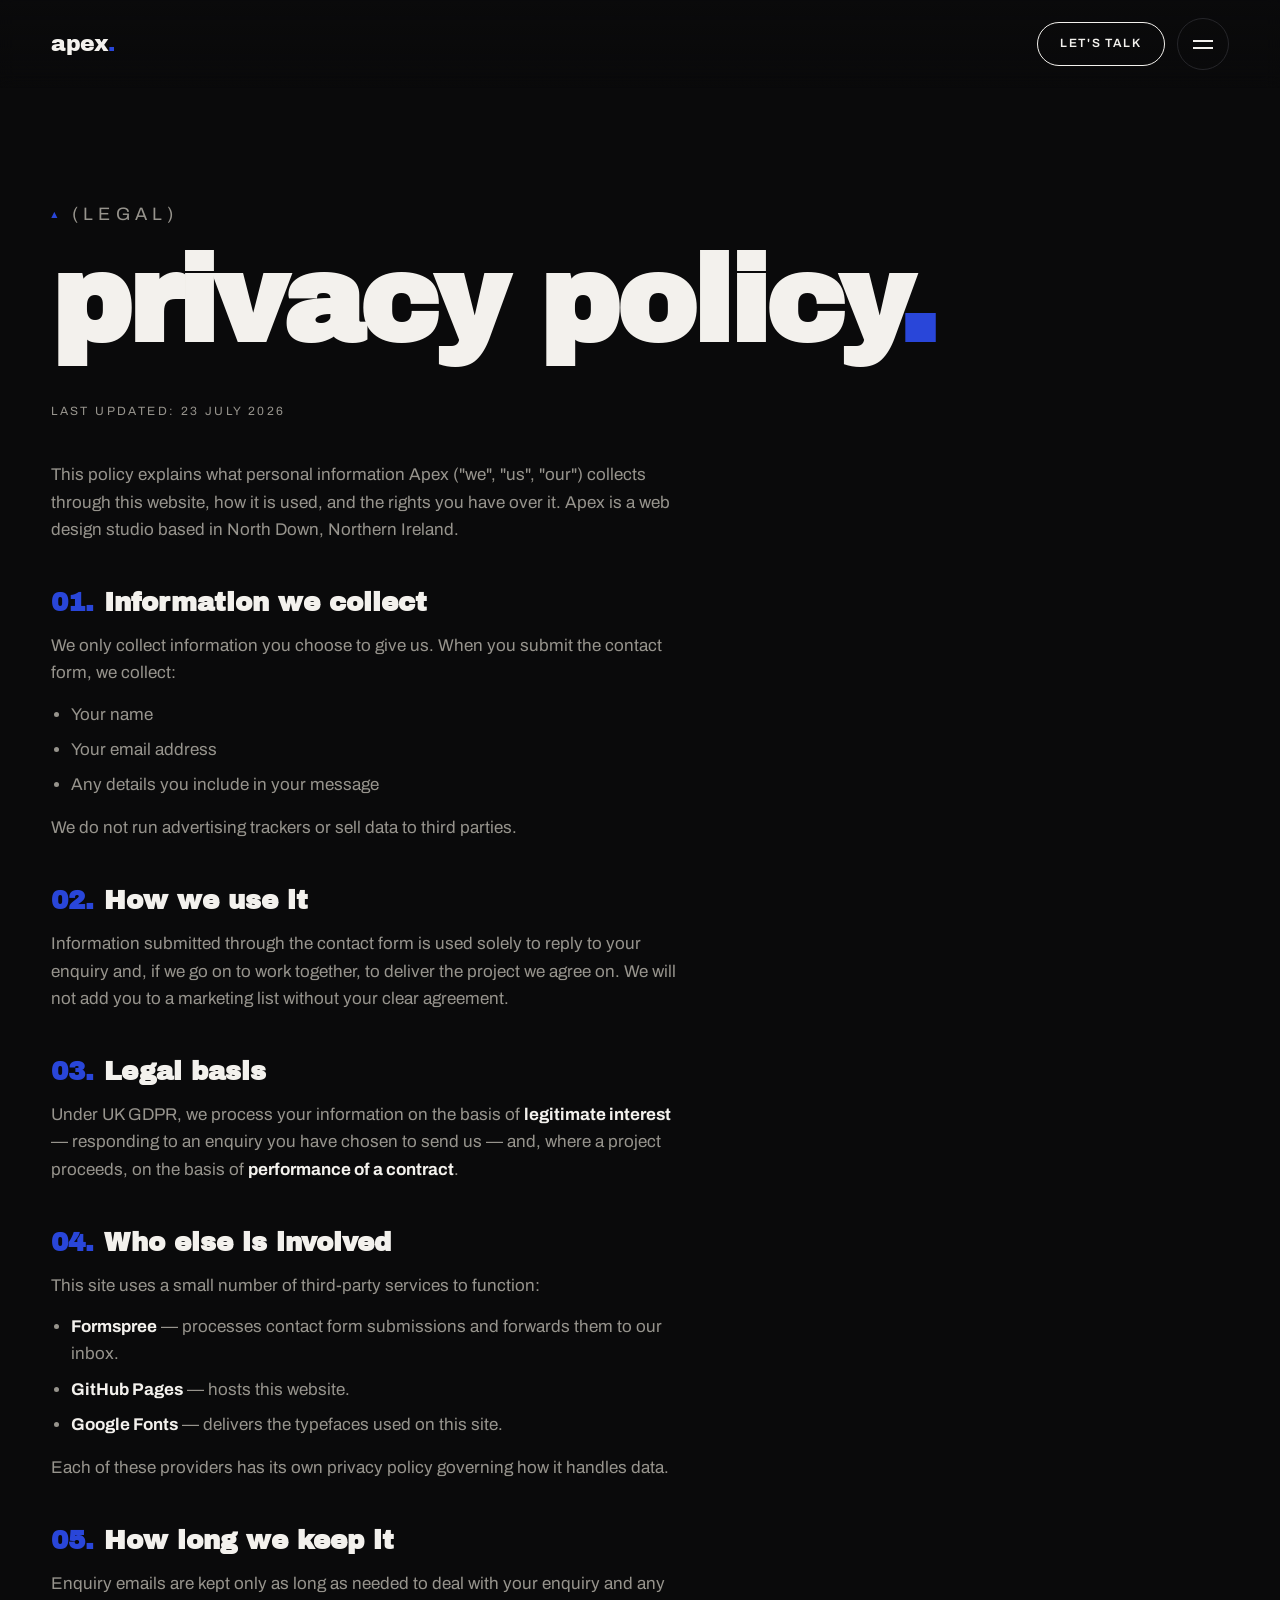
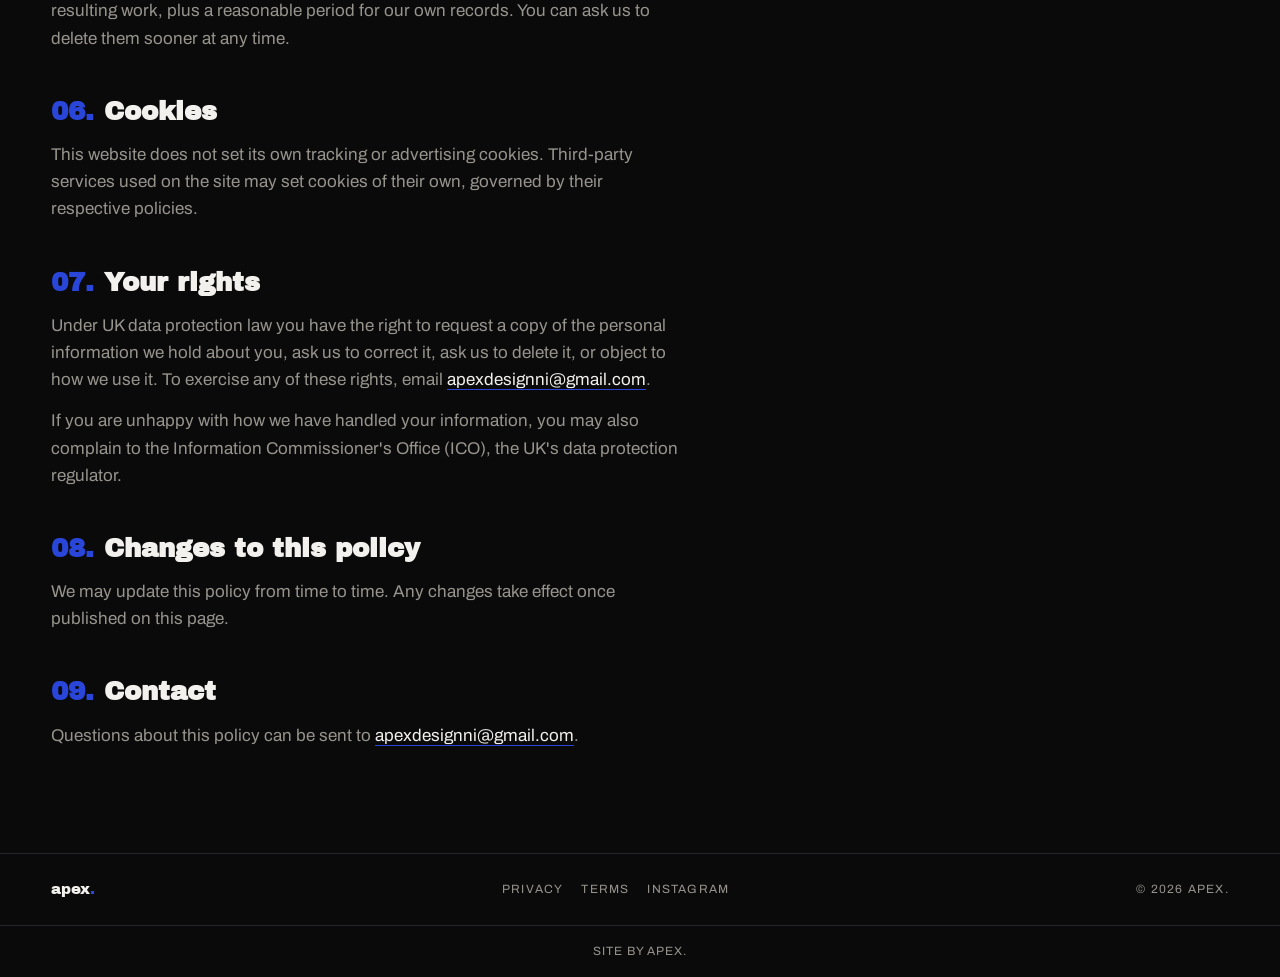
<file: apexprivacy.html>
<!DOCTYPE html>
<html lang="en">
<head>
<meta charset="UTF-8">
<meta name="viewport" content="width=device-width, initial-scale=1.0">
<title>Privacy Policy — apex.</title>
<meta name="description" content="How Apex collects, uses and protects personal information submitted through this website.">
<link rel="canonical" href="https://apexdesignni.co.uk/privacy.html">
<link rel="icon" type="image/svg+xml" href="favicon.svg">
<link rel="icon" type="image/png" sizes="32x32" href="favicon-32.png">
<link rel="icon" type="image/png" sizes="16x16" href="favicon-16.png">
<link rel="apple-touch-icon" sizes="180x180" href="apple-touch-icon.png">
<meta property="og:type" content="website">
<meta property="og:title" content="Privacy Policy — apex.">
<meta property="og:description" content="How Apex collects, uses and protects personal information submitted through this website.">
<meta property="og:image" content="https://apexdesignni.co.uk/og-image.png">
<meta property="og:url" content="https://apexdesignni.co.uk/privacy.html">
<meta name="twitter:card" content="summary_large_image">
<meta name="twitter:title" content="Privacy Policy — apex.">
<meta name="twitter:description" content="How Apex collects, uses and protects personal information submitted through this website.">
<meta name="twitter:image" content="https://apexdesignni.co.uk/og-image.png">
<link rel="preconnect" href="https://fonts.googleapis.com">
<link rel="preconnect" href="https://fonts.gstatic.com" crossorigin>
<link href="https://fonts.googleapis.com/css2?family=Archivo:wght@400;500;600;700&family=Archivo+Black&display=swap" rel="stylesheet">
<style>
:root{
  --ink:#0a0a0b; --ink-2:#121214; --ink-3:#1a1a1e;
  --line:#26262a; --paper:#f3f1ed; --muted:#97948d;
  --accent:#2946d9;
  --display:'Archivo Black','Archivo',sans-serif;
  --body:'Archivo',system-ui,sans-serif;
  --pad:clamp(20px,4vw,60px);
}
*{margin:0;padding:0;box-sizing:border-box}
html{scroll-behavior:smooth}
body{background:var(--ink);color:var(--paper);font-family:var(--body);font-size:16px;line-height:1.6;-webkit-font-smoothing:antialiased;overflow-x:hidden}
img{display:block;max-width:100%}
a{color:inherit;text-decoration:none}
.dot{color:var(--accent)}
:focus-visible{outline:2px solid var(--accent);outline-offset:3px}

/* LOADER */
#loader{position:fixed;inset:0;z-index:200;background:var(--ink);display:flex;align-items:center;justify-content:center;transition:transform .8s cubic-bezier(.76,0,.24,1)}
#loader.done{transform:translateY(-100%)}
#loader .load-word{font-family:var(--display);font-size:clamp(48px,13vw,120px);color:var(--paper);letter-spacing:-.03em;text-transform:lowercase;transform:translateY(20px);opacity:0;animation:loadIn .7s cubic-bezier(.2,.8,.2,1) forwards}
@keyframes loadIn{to{transform:translateY(0);opacity:1}}
.no-scroll{overflow:hidden;height:100vh}

/* HEADER */
header{position:fixed;inset:0 0 auto 0;z-index:90;display:flex;justify-content:space-between;align-items:center;padding:18px var(--pad);background:linear-gradient(rgba(10,10,11,.9),rgba(10,10,11,.6) 70%,transparent);backdrop-filter:blur(8px)}
.logo{font-family:var(--display);font-size:22px;letter-spacing:-.02em;text-transform:lowercase;line-height:1}
.header-right{display:flex;align-items:center;gap:12px}
.lets-talk{border:1.5px solid var(--paper);border-radius:100px;padding:11px 22px;font-size:12px;letter-spacing:.14em;text-transform:uppercase;font-weight:600;transition:background .25s,border-color .25s}
.lets-talk:hover{background:var(--accent);border-color:var(--accent)}
.menu-btn{width:52px;height:52px;border:1.5px solid var(--line);border-radius:100px;background:transparent;cursor:pointer;display:flex;align-items:center;justify-content:center;gap:5px;flex-direction:column;transition:border-color .25s}
.menu-btn:hover{border-color:var(--paper)}
.menu-btn span{width:20px;height:2px;background:var(--paper)}

/* OVERLAY MENU */
#overlay-menu{position:fixed;inset:0;z-index:100;background:var(--ink);display:flex;flex-direction:column;justify-content:center;padding:0 var(--pad);clip-path:inset(0 0 100% 0);transition:clip-path .6s cubic-bezier(.76,0,.24,1);pointer-events:none}
#overlay-menu.open{clip-path:inset(0 0 0 0);pointer-events:auto}
.menu-top{position:absolute;top:0;left:0;right:0;display:flex;justify-content:space-between;align-items:center;padding:18px var(--pad)}
.menu-close{width:52px;height:52px;border:1.5px solid var(--line);border-radius:100px;background:transparent;cursor:pointer;color:var(--paper);font-size:22px;line-height:1}
.menu-links{display:flex;flex-direction:column;gap:6px}
.menu-links a{font-family:var(--display);font-size:clamp(40px,10vw,96px);line-height:1.05;text-transform:uppercase;letter-spacing:-.02em;color:var(--muted);transition:color .25s,padding-left .3s;width:fit-content}
.menu-links a:hover,.menu-links a[aria-current="page"]{color:var(--paper)}
.menu-links a:hover{padding-left:20px}
.menu-foot{position:absolute;bottom:36px;left:var(--pad);right:var(--pad);display:flex;justify-content:space-between;gap:20px;flex-wrap:wrap;font-size:13px;color:var(--muted)}
.menu-foot a:hover{color:var(--accent)}

/* SHARED SECTION BITS */
section{padding:clamp(70px,10vh,130px) var(--pad)}
.eyebrow{font-size:12px;letter-spacing:.28em;text-transform:uppercase;color:var(--muted);margin-bottom:18px}
.eyebrow::before{content:"\25B2";color:var(--accent);font-size:8px;vertical-align:middle;margin-right:10px}
.page-hero{padding-top:clamp(130px,20vh,200px);padding-bottom:clamp(30px,5vh,56px)}
.page-hero h1{font-family:var(--display);font-size:clamp(44px,11vw,120px);line-height:.92;text-transform:lowercase;letter-spacing:-.03em}
.page-hero p{margin-top:20px;max-width:54ch;color:var(--muted);font-size:clamp(15px,1.5vw,18px)}
.btn-pill{display:inline-flex;align-items:center;gap:14px;border:1.5px solid var(--accent);border-radius:100px;padding:18px 32px;font-family:var(--display);font-size:clamp(14px,1.6vw,18px);text-transform:uppercase;transition:background .3s,transform .3s}
.btn-pill:hover{background:var(--accent);transform:translateY(-3px)}

/* HERO (home) */
.hero{min-height:100svh;display:flex;flex-direction:column;justify-content:space-between;padding:120px var(--pad) clamp(36px,6vh,64px)}
.status{display:flex;align-items:center;gap:12px;font-size:13px}
.status .pulse{width:10px;height:10px;border-radius:50%;background:var(--accent);position:relative}
.status .pulse::after{content:"";position:absolute;inset:-4px;border-radius:50%;border:1px solid var(--accent);animation:pulse 2s ease-out infinite}
@keyframes pulse{0%{transform:scale(.8);opacity:1}100%{transform:scale(2.2);opacity:0}}
.status b{font-weight:700}
.status small{display:block;color:var(--muted);font-size:11px;letter-spacing:.16em;text-transform:uppercase;margin-top:2px}
.hero-statement{font-family:var(--display);font-size:clamp(34px,6.2vw,86px);line-height:1.04;letter-spacing:-.02em;max-width:16ch}
.hero-statement .dim{color:var(--ink-3)}
.hero-statement .lit{color:var(--paper)}
.hero-bottom{display:flex;justify-content:space-between;align-items:flex-end;gap:32px;flex-wrap:wrap}
.hero-sub{max-width:44ch;color:var(--muted);font-size:clamp(15px,1.4vw,17px)}

/* SERVICES ACCORDION */
.svc-head{font-family:var(--display);font-size:clamp(44px,12vw,140px);line-height:.92;text-transform:uppercase;letter-spacing:-.03em;margin-bottom:clamp(36px,6vh,66px)}
.svc-list{border-top:1px solid var(--line)}
.svc-item{border-bottom:1px solid var(--line)}
.svc-trigger{width:100%;background:transparent;border:0;cursor:pointer;color:var(--paper);display:grid;grid-template-columns:auto 1fr auto;align-items:center;gap:22px;padding:clamp(22px,3.2vh,36px) 0;text-align:left;transition:padding-left .3s}
.svc-item:hover .svc-trigger,.svc-item.open .svc-trigger{padding-left:10px}
.svc-num{font-family:var(--display);font-size:15px;color:var(--muted)}
.svc-item.open .svc-num{color:var(--paper)}
.svc-title{font-family:var(--display);font-size:clamp(22px,4.2vw,42px);line-height:1}
.svc-toggle{position:relative;width:26px;height:26px;flex-shrink:0}
.svc-toggle::before,.svc-toggle::after{content:"";position:absolute;background:var(--accent);transition:transform .3s}
.svc-toggle::before{top:50%;left:0;width:100%;height:2px;transform:translateY(-50%)}
.svc-toggle::after{left:50%;top:0;width:2px;height:100%;transform:translateX(-50%)}
.svc-item.open .svc-toggle::after{transform:translateX(-50%) scaleY(0)}
.svc-panel{max-height:0;overflow:hidden;transition:max-height .45s cubic-bezier(.4,0,.2,1)}
.svc-panel-inner{padding:0 0 clamp(26px,4vh,42px) 46px;display:grid;grid-template-columns:1fr 1fr;gap:clamp(22px,4vw,52px);align-items:start}
.svc-desc{color:var(--muted);font-size:clamp(15px,1.5vw,18px);max-width:42ch;margin-bottom:22px}
.tags{display:flex;flex-wrap:wrap;gap:10px}
.tags span{border:1px solid var(--line);border-radius:100px;padding:9px 18px;font-size:13px;transition:border-color .2s}
.tags span:hover{border-color:var(--accent)}
.svc-visual{aspect-ratio:16/11;border-radius:14px;background:var(--ink-2);border:1px solid var(--line);display:flex;align-items:center;justify-content:center}
.svc-visual .mono{font-family:var(--display);font-size:clamp(26px,4vw,50px);text-transform:uppercase;color:var(--ink-3)}
@media (max-width:760px){.svc-panel-inner{grid-template-columns:1fr;padding-left:0}.svc-visual{order:-1}}

/* WORK CARDS */
.work-top{display:flex;justify-content:space-between;align-items:flex-end;gap:20px;flex-wrap:wrap;margin-bottom:clamp(32px,5vh,56px)}
.work-top h2{font-family:var(--display);font-size:clamp(38px,7vw,78px);text-transform:lowercase;line-height:.95;letter-spacing:-.02em}
.view{font-size:13px;letter-spacing:.16em;text-transform:uppercase;color:var(--muted);transition:color .2s}
.view:hover{color:var(--accent)}
.work-grid{display:grid;grid-template-columns:1fr;gap:24px}
.work-card{position:relative;display:block;border:1px solid var(--line);border-radius:14px;overflow:hidden;background:var(--ink-2)}
.work-card .shot{aspect-ratio:16/10;overflow:hidden;display:flex;align-items:center;justify-content:center}
.work-card .shot img{width:100%;height:100%;object-fit:cover;transition:transform .5s ease}
.work-card:hover .shot img{transform:scale(1.04)}
.work-card .info{position:absolute;left:0;right:0;bottom:0;display:flex;justify-content:space-between;align-items:flex-end;gap:14px;padding:32px 22px 20px;background:linear-gradient(to top,rgba(10,10,11,.94),rgba(10,10,11,.7) 55%,transparent);opacity:0;transform:translateY(12px);transition:opacity .35s,transform .35s}
.work-card:hover .info,.work-card.show-info .info{opacity:1;transform:none}
.work-card .info h3{font-family:var(--display);font-size:clamp(18px,2.4vw,26px)}
.work-card .info span{font-size:11px;letter-spacing:.16em;text-transform:uppercase;color:var(--muted);text-align:right}

/* NUMBERS */
.numbers-head{font-family:var(--display);font-size:clamp(38px,9vw,108px);text-transform:uppercase;line-height:.92;letter-spacing:-.03em;margin-bottom:clamp(36px,6vh,66px)}
.numbers-grid{display:grid;grid-template-columns:repeat(3,1fr);gap:clamp(26px,4vw,52px)}
.num-item .figure{font-family:var(--display);font-size:clamp(40px,6.5vw,82px);line-height:1;letter-spacing:-.02em}
.num-item .figure .unit{color:var(--accent);font-size:.5em;vertical-align:super;margin-left:2px}
.num-item .label{margin-top:14px;color:var(--muted);font-size:clamp(14px,1.4vw,16px);max-width:26ch}
.numbers-source{margin-top:clamp(32px,5vh,52px);padding-top:22px;border-top:1px solid var(--line);font-size:12px;color:var(--muted)}
@media (max-width:720px){.numbers-grid{grid-template-columns:1fr;gap:34px}}

/* ABOUT */
.about-grid{display:grid;grid-template-columns:1.05fr .95fr;gap:clamp(30px,5vw,70px);align-items:start}
.about-grid p{color:var(--muted);margin-bottom:18px;max-width:56ch;font-size:clamp(15px,1.5vw,17px)}
.about-grid strong{color:var(--paper)}
.about-media{aspect-ratio:4/5;border:1px solid var(--line);border-radius:14px;overflow:hidden}
.about-media img{width:100%;height:100%;object-fit:cover}
.stack{margin-top:32px;display:flex;flex-wrap:wrap;gap:10px}
@media (max-width:820px){.about-grid{grid-template-columns:1fr}.about-media{order:-1;aspect-ratio:16/10}}

/* PROCESS ROWS */
.row-list{border-top:1px solid var(--line)}
.row-list .row{display:grid;grid-template-columns:auto 1fr;align-items:baseline;gap:22px;padding:26px 0;border-bottom:1px solid var(--line);transition:padding-left .25s}
.row-list .row:hover{padding-left:12px}
.row-list .num{font-family:var(--display);font-size:14px;color:var(--accent)}
.row-list h3{font-family:var(--display);font-size:clamp(20px,3.2vw,32px);text-transform:lowercase;margin-bottom:8px}
.row-list p{color:var(--muted);font-size:15px;max-width:60ch}

/* CONTACT */
.contact-grid{display:grid;grid-template-columns:1fr 1fr;gap:clamp(34px,5vw,76px)}
.contact-info>div{margin-bottom:30px}
.contact-info h4{font-family:var(--display);font-size:12px;letter-spacing:.22em;text-transform:uppercase;margin-bottom:8px}
.contact-info p{color:var(--muted);font-size:15px}
.contact-info a{transition:color .2s}
.contact-info a:hover{color:var(--accent)}
form{display:grid;gap:22px}
label{display:block;font-size:12px;letter-spacing:.18em;text-transform:uppercase;color:var(--muted);margin-bottom:8px}
input,textarea{width:100%;background:transparent;border:0;border-bottom:2px solid var(--line);color:var(--paper);font-family:var(--body);font-size:16px;padding:10px 0;transition:border-color .2s}
input:focus,textarea:focus{outline:none;border-bottom-color:var(--accent)}
textarea{min-height:120px;resize:vertical}
form button{border:1.5px solid var(--accent);border-radius:100px;background:transparent;color:var(--paper);cursor:pointer;padding:18px 32px;font-family:var(--display);font-size:15px;text-transform:uppercase;justify-self:start;transition:background .3s,transform .3s}
form button:hover{background:var(--accent);transform:translateY(-3px)}
form button:disabled{opacity:.6;cursor:wait}
@media (max-width:760px){.contact-grid{grid-template-columns:1fr}}

/* LEGAL PAGES */
.legal{max-width:70ch}
.legal .updated{font-size:12px;letter-spacing:.2em;text-transform:uppercase;color:var(--muted);margin-bottom:40px}
.legal h2{font-family:var(--display);font-size:clamp(20px,2.6vw,26px);margin:44px 0 14px;line-height:1.2}
.legal h2 .n{color:var(--accent);margin-right:10px}
.legal p{color:var(--muted);margin-bottom:14px;font-size:clamp(15px,1.5vw,17px)}
.legal ul{margin:0 0 16px 20px;color:var(--muted)}
.legal li{margin-bottom:8px;font-size:clamp(15px,1.5vw,17px)}
.legal a{color:var(--paper);border-bottom:1px solid var(--accent)}
.legal a:hover{color:var(--accent)}
.legal strong{color:var(--paper)}

/* CTA STRIP */
.cta-strip{border-top:1px solid var(--line);text-align:center}
.cta-strip .peak-line{font-size:12px;letter-spacing:.28em;text-transform:uppercase;color:var(--muted);margin-bottom:22px}
.cta-strip h2{font-family:var(--display);font-size:clamp(38px,9vw,116px);line-height:.95;text-transform:lowercase;letter-spacing:-.02em}
.cta-strip h2 a{transition:color .25s}
.cta-strip h2 a:hover{color:var(--accent)}

/* FOOTER */
footer{padding:26px var(--pad);border-top:1px solid var(--line);display:flex;justify-content:space-between;align-items:center;gap:16px;flex-wrap:wrap;font-size:12px;letter-spacing:.1em;text-transform:uppercase;color:var(--muted)}
footer .logo{font-size:15px;color:var(--paper)}
footer nav{display:flex;gap:18px;flex-wrap:wrap}
footer a:hover{color:var(--accent)}
.site-credit{border-top:1px solid var(--line);padding:16px var(--pad);text-align:center;font-size:12px;letter-spacing:.08em;text-transform:uppercase;color:var(--muted)}
.site-credit a:hover{color:var(--accent)}

/* REVEAL */
.reveal{opacity:0;transform:translateY(28px);transition:opacity .7s ease,transform .7s ease}
.reveal.in{opacity:1;transform:none}
.reveal.d1{transition-delay:.08s}.reveal.d2{transition-delay:.16s}.reveal.d3{transition-delay:.24s}

@media (prefers-reduced-motion:reduce){
  *{animation:none!important;transition:none!important}
  .reveal{opacity:1;transform:none}
  #loader{display:none}
}
@media (max-width:640px){.lets-talk{display:none}.hero-bottom{flex-direction:column;align-items:flex-start}.btn-pill{width:100%;justify-content:space-between}}
</style>
<script type="application/ld+json">
{
  "@context": "https://schema.org",
  "@type": "ProfessionalService",
  "name": "apex.",
  "description": "Web design studio building fast, mobile-optimised websites for emerging businesses.",
  "url": "https://apexdesignni.co.uk/privacy.html",
  "email": "apexdesignni@gmail.com",
  "areaServed": [
    {"@type":"Place","name":"Northern Ireland"},
    {"@type":"Place","name":"Belfast"},
    {"@type":"Place","name":"North Down"},
    {"@type":"Place","name":"United Kingdom"}
  ]
}
</script>
</head>
<body class="no-scroll">

<div id="loader"><div class="load-word">apex<span class="dot">.</span></div></div>

<header>
  <a href="index.html" class="logo">apex<span class="dot">.</span></a>
  <div class="header-right">
    <a href="contact.html" class="lets-talk">Let's talk</a>
    <button class="menu-btn" id="menuOpen" aria-label="Open menu"><span></span><span></span></button>
  </div>
</header>

<nav id="overlay-menu" aria-hidden="true">
  <div class="menu-top">
    <a href="index.html" class="logo">apex<span class="dot">.</span></a>
    <button class="menu-close" id="menuClose" aria-label="Close menu">&times;</button>
  </div>
  <div class="menu-links">
    <a href="index.html">Home</a>
    <a href="portfolio.html">Work</a>
    <a href="about.html">About</a>
    <a href="contact.html">Contact</a>
  </div>
  <div class="menu-foot">
    <a href="mailto:apexdesignni@gmail.com">apexdesignni@gmail.com</a>
    <a href="https://www.instagram.com/apexdesignni/" target="_blank" rel="noopener">Instagram &rarr;</a>
  </div>
</nav>

<section class="page-hero">
  <p class="eyebrow reveal">(Legal)</p>
  <h1 class="reveal">privacy policy<span class="dot">.</span></h1>
</section>

<section style="padding-top:0">
 <div class="legal reveal">
  <p class="updated">Last updated: 23 July 2026</p>

  <p>This policy explains what personal information Apex ("we", "us", "our") collects through this website, how it is used, and the rights you have over it. Apex is a web design studio based in North Down, Northern Ireland.</p>

  <h2><span class="n">01.</span>Information we collect</h2>
  <p>We only collect information you choose to give us. When you submit the contact form, we collect:</p>
  <ul>
    <li>Your name</li>
    <li>Your email address</li>
    <li>Any details you include in your message</li>
  </ul>
  <p>We do not run advertising trackers or sell data to third parties.</p>

  <h2><span class="n">02.</span>How we use it</h2>
  <p>Information submitted through the contact form is used solely to reply to your enquiry and, if we go on to work together, to deliver the project we agree on. We will not add you to a marketing list without your clear agreement.</p>

  <h2><span class="n">03.</span>Legal basis</h2>
  <p>Under UK GDPR, we process your information on the basis of <strong>legitimate interest</strong> &mdash; responding to an enquiry you have chosen to send us &mdash; and, where a project proceeds, on the basis of <strong>performance of a contract</strong>.</p>

  <h2><span class="n">04.</span>Who else is involved</h2>
  <p>This site uses a small number of third-party services to function:</p>
  <ul>
    <li><strong>Formspree</strong> &mdash; processes contact form submissions and forwards them to our inbox.</li>
    <li><strong>GitHub Pages</strong> &mdash; hosts this website.</li>
    <li><strong>Google Fonts</strong> &mdash; delivers the typefaces used on this site.</li>
  </ul>
  <p>Each of these providers has its own privacy policy governing how it handles data.</p>

  <h2><span class="n">05.</span>How long we keep it</h2>
  <p>Enquiry emails are kept only as long as needed to deal with your enquiry and any resulting work, plus a reasonable period for our own records. You can ask us to delete them sooner at any time.</p>

  <h2><span class="n">06.</span>Cookies</h2>
  <p>This website does not set its own tracking or advertising cookies. Third-party services used on the site may set cookies of their own, governed by their respective policies.</p>

  <h2><span class="n">07.</span>Your rights</h2>
  <p>Under UK data protection law you have the right to request a copy of the personal information we hold about you, ask us to correct it, ask us to delete it, or object to how we use it. To exercise any of these rights, email <a href="mailto:apexdesignni@gmail.com">apexdesignni@gmail.com</a>.</p>
  <p>If you are unhappy with how we have handled your information, you may also complain to the Information Commissioner's Office (ICO), the UK's data protection regulator.</p>

  <h2><span class="n">08.</span>Changes to this policy</h2>
  <p>We may update this policy from time to time. Any changes take effect once published on this page.</p>

  <h2><span class="n">09.</span>Contact</h2>
  <p>Questions about this policy can be sent to <a href="mailto:apexdesignni@gmail.com">apexdesignni@gmail.com</a>.</p>
 </div>
</section>

<footer>
  <a href="index.html" class="logo">apex<span class="dot">.</span></a>
  <nav>
    <a href="privacy.html">Privacy</a>
    <a href="terms.html">Terms</a>
    <a href="https://www.instagram.com/apexdesignni/" target="_blank" rel="noopener">Instagram</a>
  </nav>
  <span>&copy; 2026 apex.</span>
</footer>
<div class="site-credit"><a href="index.html">Site by apex.</a></div>

<script>
// Loader
window.addEventListener('load', () => {
  setTimeout(() => {
    const l = document.getElementById('loader');
    if (l) l.classList.add('done');
    document.body.classList.remove('no-scroll');
    startReveals();
  }, 1200);
});

// Scroll reveal
function startReveals(){
  const io = new IntersectionObserver(es => {
    es.forEach(e => { if(e.isIntersecting){ e.target.classList.add('in'); io.unobserve(e.target); } });
  }, { threshold:.15 });
  document.querySelectorAll('.reveal').forEach(el => io.observe(el));
}

// Overlay menu
const menu = document.getElementById('overlay-menu');
const openBtn = document.getElementById('menuOpen');
const closeBtn = document.getElementById('menuClose');
if(openBtn) openBtn.onclick = () => { menu.classList.add('open'); menu.setAttribute('aria-hidden','false'); };
if(closeBtn) closeBtn.onclick = () => { menu.classList.remove('open'); menu.setAttribute('aria-hidden','true'); };
document.querySelectorAll('#overlay-menu a').forEach(a => a.addEventListener('click', () => menu.classList.remove('open')));

// Work cards: reveal names on scroll (touch devices)
if (window.matchMedia('(hover: none)').matches) {
  const co = new IntersectionObserver(es => {
    es.forEach(e => e.target.classList.toggle('show-info', e.isIntersecting));
  }, { threshold:.5 });
  document.querySelectorAll('.work-card').forEach(c => co.observe(c));
}

// Services accordion
document.querySelectorAll('.svc-trigger').forEach(btn => {
  btn.addEventListener('click', () => {
    const item = btn.closest('.svc-item');
    const panel = item.querySelector('.svc-panel');
    const wasOpen = item.classList.contains('open');
    document.querySelectorAll('.svc-item').forEach(i => {
      i.classList.remove('open');
      i.querySelector('.svc-panel').style.maxHeight = null;
      i.querySelector('.svc-trigger').setAttribute('aria-expanded','false');
    });
    if(!wasOpen){
      item.classList.add('open');
      panel.style.maxHeight = panel.scrollHeight + 'px';
      btn.setAttribute('aria-expanded','true');
    }
  });
});
window.addEventListener('load', () => {
  const f = document.querySelector('.svc-item.open .svc-panel');
  if(f) f.style.maxHeight = f.scrollHeight + 'px';
});
</script>
</body>
</html>
</file>
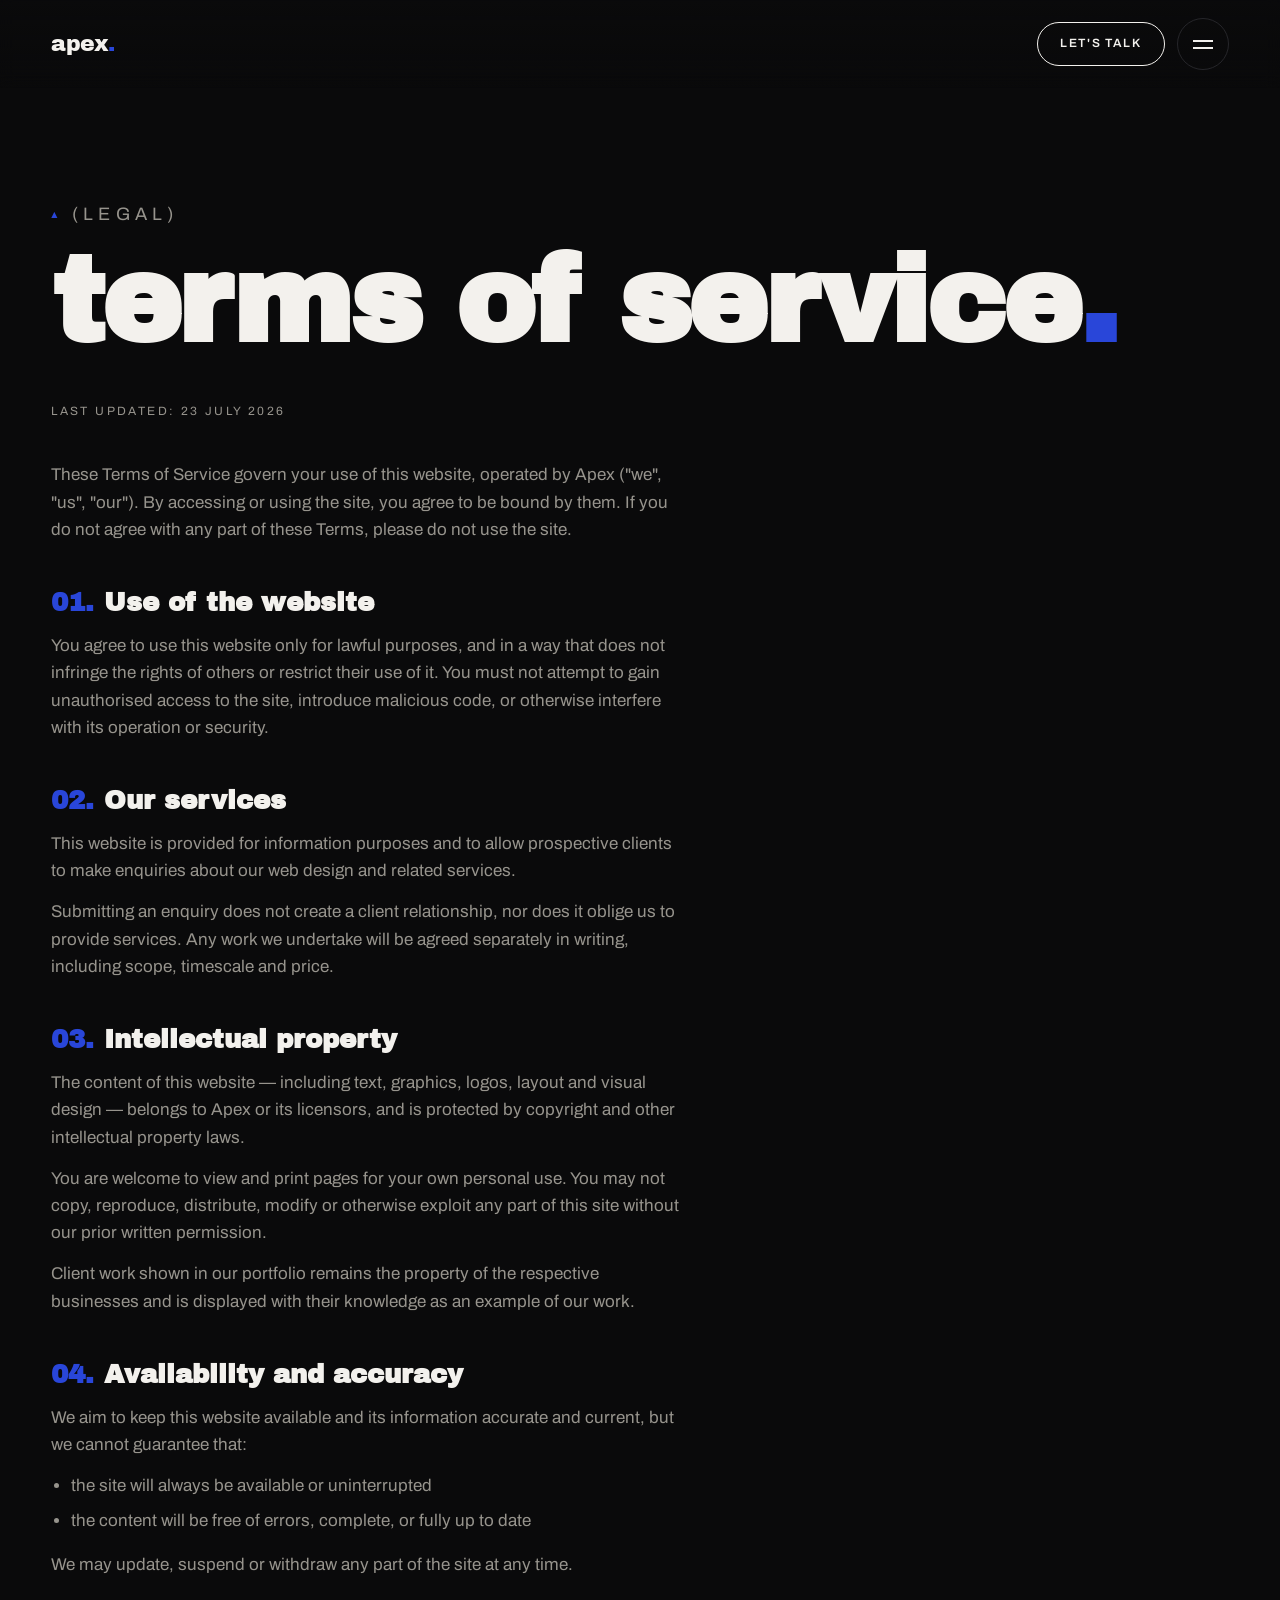
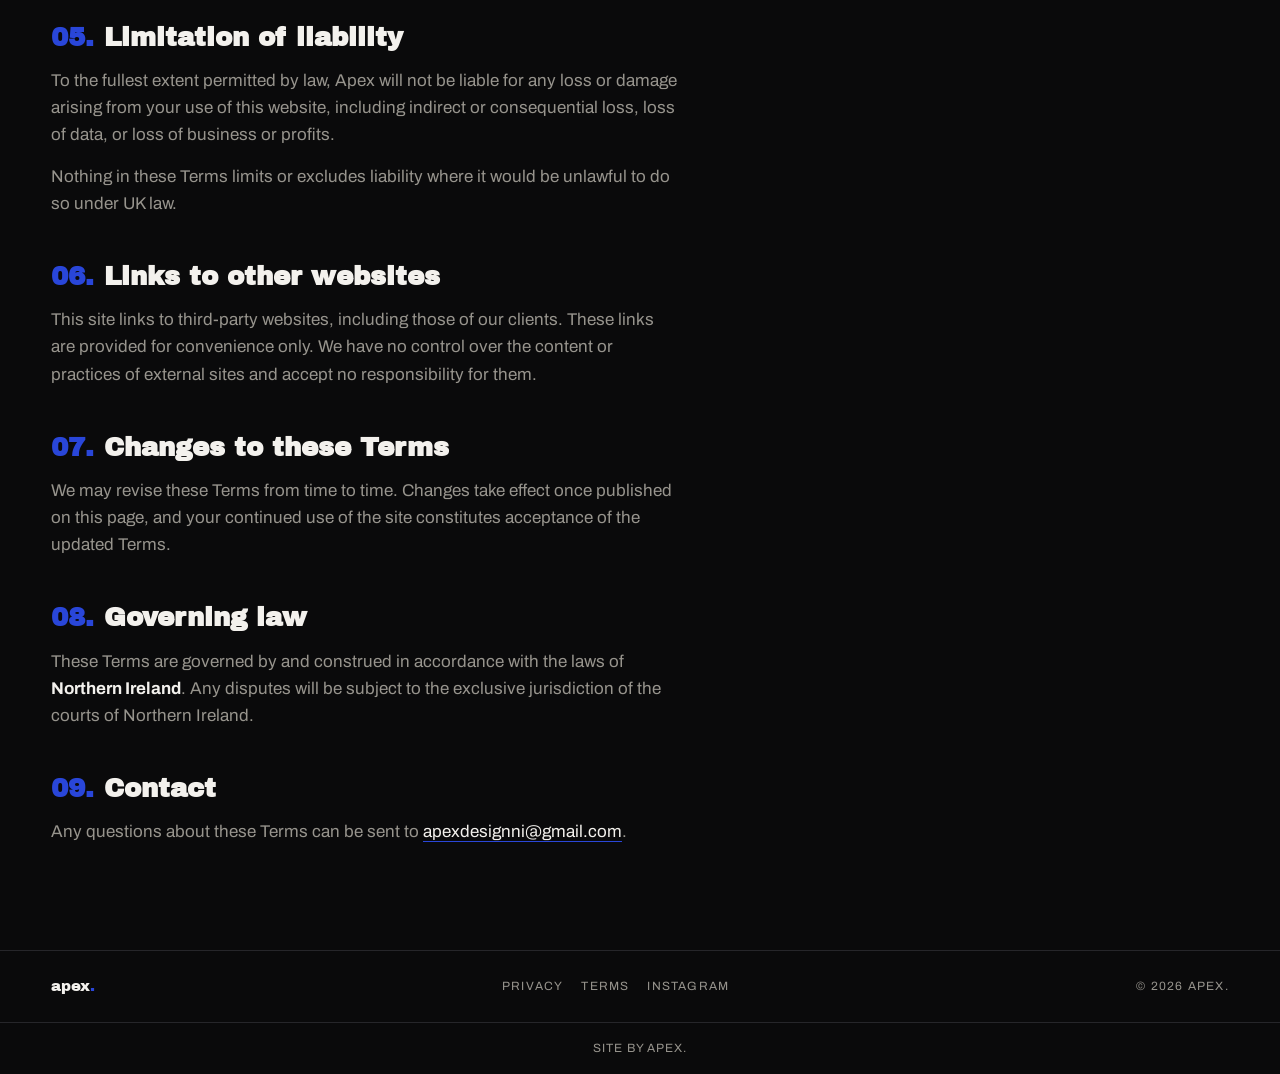
<file: apexterms.html>
<!DOCTYPE html>
<html lang="en">
<head>
<meta charset="UTF-8">
<meta name="viewport" content="width=device-width, initial-scale=1.0">
<title>Terms of Service — apex.</title>
<meta name="description" content="The terms governing use of the Apex website.">
<link rel="canonical" href="https://apexdesignni.co.uk/terms.html">
<link rel="icon" type="image/svg+xml" href="favicon.svg">
<link rel="icon" type="image/png" sizes="32x32" href="favicon-32.png">
<link rel="icon" type="image/png" sizes="16x16" href="favicon-16.png">
<link rel="apple-touch-icon" sizes="180x180" href="apple-touch-icon.png">
<meta property="og:type" content="website">
<meta property="og:title" content="Terms of Service — apex.">
<meta property="og:description" content="The terms governing use of the Apex website.">
<meta property="og:image" content="https://apexdesignni.co.uk/og-image.png">
<meta property="og:url" content="https://apexdesignni.co.uk/terms.html">
<meta name="twitter:card" content="summary_large_image">
<meta name="twitter:title" content="Terms of Service — apex.">
<meta name="twitter:description" content="The terms governing use of the Apex website.">
<meta name="twitter:image" content="https://apexdesignni.co.uk/og-image.png">
<link rel="preconnect" href="https://fonts.googleapis.com">
<link rel="preconnect" href="https://fonts.gstatic.com" crossorigin>
<link href="https://fonts.googleapis.com/css2?family=Archivo:wght@400;500;600;700&family=Archivo+Black&display=swap" rel="stylesheet">
<style>
:root{
  --ink:#0a0a0b; --ink-2:#121214; --ink-3:#1a1a1e;
  --line:#26262a; --paper:#f3f1ed; --muted:#97948d;
  --accent:#2946d9;
  --display:'Archivo Black','Archivo',sans-serif;
  --body:'Archivo',system-ui,sans-serif;
  --pad:clamp(20px,4vw,60px);
}
*{margin:0;padding:0;box-sizing:border-box}
html{scroll-behavior:smooth}
body{background:var(--ink);color:var(--paper);font-family:var(--body);font-size:16px;line-height:1.6;-webkit-font-smoothing:antialiased;overflow-x:hidden}
img{display:block;max-width:100%}
a{color:inherit;text-decoration:none}
.dot{color:var(--accent)}
:focus-visible{outline:2px solid var(--accent);outline-offset:3px}

/* LOADER */
#loader{position:fixed;inset:0;z-index:200;background:var(--ink);display:flex;align-items:center;justify-content:center;transition:transform .8s cubic-bezier(.76,0,.24,1)}
#loader.done{transform:translateY(-100%)}
#loader .load-word{font-family:var(--display);font-size:clamp(48px,13vw,120px);color:var(--paper);letter-spacing:-.03em;text-transform:lowercase;transform:translateY(20px);opacity:0;animation:loadIn .7s cubic-bezier(.2,.8,.2,1) forwards}
@keyframes loadIn{to{transform:translateY(0);opacity:1}}
.no-scroll{overflow:hidden;height:100vh}

/* HEADER */
header{position:fixed;inset:0 0 auto 0;z-index:90;display:flex;justify-content:space-between;align-items:center;padding:18px var(--pad);background:linear-gradient(rgba(10,10,11,.9),rgba(10,10,11,.6) 70%,transparent);backdrop-filter:blur(8px)}
.logo{font-family:var(--display);font-size:22px;letter-spacing:-.02em;text-transform:lowercase;line-height:1}
.header-right{display:flex;align-items:center;gap:12px}
.lets-talk{border:1.5px solid var(--paper);border-radius:100px;padding:11px 22px;font-size:12px;letter-spacing:.14em;text-transform:uppercase;font-weight:600;transition:background .25s,border-color .25s}
.lets-talk:hover{background:var(--accent);border-color:var(--accent)}
.menu-btn{width:52px;height:52px;border:1.5px solid var(--line);border-radius:100px;background:transparent;cursor:pointer;display:flex;align-items:center;justify-content:center;gap:5px;flex-direction:column;transition:border-color .25s}
.menu-btn:hover{border-color:var(--paper)}
.menu-btn span{width:20px;height:2px;background:var(--paper)}

/* OVERLAY MENU */
#overlay-menu{position:fixed;inset:0;z-index:100;background:var(--ink);display:flex;flex-direction:column;justify-content:center;padding:0 var(--pad);clip-path:inset(0 0 100% 0);transition:clip-path .6s cubic-bezier(.76,0,.24,1);pointer-events:none}
#overlay-menu.open{clip-path:inset(0 0 0 0);pointer-events:auto}
.menu-top{position:absolute;top:0;left:0;right:0;display:flex;justify-content:space-between;align-items:center;padding:18px var(--pad)}
.menu-close{width:52px;height:52px;border:1.5px solid var(--line);border-radius:100px;background:transparent;cursor:pointer;color:var(--paper);font-size:22px;line-height:1}
.menu-links{display:flex;flex-direction:column;gap:6px}
.menu-links a{font-family:var(--display);font-size:clamp(40px,10vw,96px);line-height:1.05;text-transform:uppercase;letter-spacing:-.02em;color:var(--muted);transition:color .25s,padding-left .3s;width:fit-content}
.menu-links a:hover,.menu-links a[aria-current="page"]{color:var(--paper)}
.menu-links a:hover{padding-left:20px}
.menu-foot{position:absolute;bottom:36px;left:var(--pad);right:var(--pad);display:flex;justify-content:space-between;gap:20px;flex-wrap:wrap;font-size:13px;color:var(--muted)}
.menu-foot a:hover{color:var(--accent)}

/* SHARED SECTION BITS */
section{padding:clamp(70px,10vh,130px) var(--pad)}
.eyebrow{font-size:12px;letter-spacing:.28em;text-transform:uppercase;color:var(--muted);margin-bottom:18px}
.eyebrow::before{content:"\25B2";color:var(--accent);font-size:8px;vertical-align:middle;margin-right:10px}
.page-hero{padding-top:clamp(130px,20vh,200px);padding-bottom:clamp(30px,5vh,56px)}
.page-hero h1{font-family:var(--display);font-size:clamp(44px,11vw,120px);line-height:.92;text-transform:lowercase;letter-spacing:-.03em}
.page-hero p{margin-top:20px;max-width:54ch;color:var(--muted);font-size:clamp(15px,1.5vw,18px)}
.btn-pill{display:inline-flex;align-items:center;gap:14px;border:1.5px solid var(--accent);border-radius:100px;padding:18px 32px;font-family:var(--display);font-size:clamp(14px,1.6vw,18px);text-transform:uppercase;transition:background .3s,transform .3s}
.btn-pill:hover{background:var(--accent);transform:translateY(-3px)}

/* HERO (home) */
.hero{min-height:100svh;display:flex;flex-direction:column;justify-content:space-between;padding:120px var(--pad) clamp(36px,6vh,64px)}
.status{display:flex;align-items:center;gap:12px;font-size:13px}
.status .pulse{width:10px;height:10px;border-radius:50%;background:var(--accent);position:relative}
.status .pulse::after{content:"";position:absolute;inset:-4px;border-radius:50%;border:1px solid var(--accent);animation:pulse 2s ease-out infinite}
@keyframes pulse{0%{transform:scale(.8);opacity:1}100%{transform:scale(2.2);opacity:0}}
.status b{font-weight:700}
.status small{display:block;color:var(--muted);font-size:11px;letter-spacing:.16em;text-transform:uppercase;margin-top:2px}
.hero-statement{font-family:var(--display);font-size:clamp(34px,6.2vw,86px);line-height:1.04;letter-spacing:-.02em;max-width:16ch}
.hero-statement .dim{color:var(--ink-3)}
.hero-statement .lit{color:var(--paper)}
.hero-bottom{display:flex;justify-content:space-between;align-items:flex-end;gap:32px;flex-wrap:wrap}
.hero-sub{max-width:44ch;color:var(--muted);font-size:clamp(15px,1.4vw,17px)}

/* SERVICES ACCORDION */
.svc-head{font-family:var(--display);font-size:clamp(44px,12vw,140px);line-height:.92;text-transform:uppercase;letter-spacing:-.03em;margin-bottom:clamp(36px,6vh,66px)}
.svc-list{border-top:1px solid var(--line)}
.svc-item{border-bottom:1px solid var(--line)}
.svc-trigger{width:100%;background:transparent;border:0;cursor:pointer;color:var(--paper);display:grid;grid-template-columns:auto 1fr auto;align-items:center;gap:22px;padding:clamp(22px,3.2vh,36px) 0;text-align:left;transition:padding-left .3s}
.svc-item:hover .svc-trigger,.svc-item.open .svc-trigger{padding-left:10px}
.svc-num{font-family:var(--display);font-size:15px;color:var(--muted)}
.svc-item.open .svc-num{color:var(--paper)}
.svc-title{font-family:var(--display);font-size:clamp(22px,4.2vw,42px);line-height:1}
.svc-toggle{position:relative;width:26px;height:26px;flex-shrink:0}
.svc-toggle::before,.svc-toggle::after{content:"";position:absolute;background:var(--accent);transition:transform .3s}
.svc-toggle::before{top:50%;left:0;width:100%;height:2px;transform:translateY(-50%)}
.svc-toggle::after{left:50%;top:0;width:2px;height:100%;transform:translateX(-50%)}
.svc-item.open .svc-toggle::after{transform:translateX(-50%) scaleY(0)}
.svc-panel{max-height:0;overflow:hidden;transition:max-height .45s cubic-bezier(.4,0,.2,1)}
.svc-panel-inner{padding:0 0 clamp(26px,4vh,42px) 46px;display:grid;grid-template-columns:1fr 1fr;gap:clamp(22px,4vw,52px);align-items:start}
.svc-desc{color:var(--muted);font-size:clamp(15px,1.5vw,18px);max-width:42ch;margin-bottom:22px}
.tags{display:flex;flex-wrap:wrap;gap:10px}
.tags span{border:1px solid var(--line);border-radius:100px;padding:9px 18px;font-size:13px;transition:border-color .2s}
.tags span:hover{border-color:var(--accent)}
.svc-visual{aspect-ratio:16/11;border-radius:14px;background:var(--ink-2);border:1px solid var(--line);display:flex;align-items:center;justify-content:center}
.svc-visual .mono{font-family:var(--display);font-size:clamp(26px,4vw,50px);text-transform:uppercase;color:var(--ink-3)}
@media (max-width:760px){.svc-panel-inner{grid-template-columns:1fr;padding-left:0}.svc-visual{order:-1}}

/* WORK CARDS */
.work-top{display:flex;justify-content:space-between;align-items:flex-end;gap:20px;flex-wrap:wrap;margin-bottom:clamp(32px,5vh,56px)}
.work-top h2{font-family:var(--display);font-size:clamp(38px,7vw,78px);text-transform:lowercase;line-height:.95;letter-spacing:-.02em}
.view{font-size:13px;letter-spacing:.16em;text-transform:uppercase;color:var(--muted);transition:color .2s}
.view:hover{color:var(--accent)}
.work-grid{display:grid;grid-template-columns:1fr;gap:24px}
.work-card{position:relative;display:block;border:1px solid var(--line);border-radius:14px;overflow:hidden;background:var(--ink-2)}
.work-card .shot{aspect-ratio:16/10;overflow:hidden;display:flex;align-items:center;justify-content:center}
.work-card .shot img{width:100%;height:100%;object-fit:cover;transition:transform .5s ease}
.work-card:hover .shot img{transform:scale(1.04)}
.work-card .info{position:absolute;left:0;right:0;bottom:0;display:flex;justify-content:space-between;align-items:flex-end;gap:14px;padding:32px 22px 20px;background:linear-gradient(to top,rgba(10,10,11,.94),rgba(10,10,11,.7) 55%,transparent);opacity:0;transform:translateY(12px);transition:opacity .35s,transform .35s}
.work-card:hover .info,.work-card.show-info .info{opacity:1;transform:none}
.work-card .info h3{font-family:var(--display);font-size:clamp(18px,2.4vw,26px)}
.work-card .info span{font-size:11px;letter-spacing:.16em;text-transform:uppercase;color:var(--muted);text-align:right}

/* NUMBERS */
.numbers-head{font-family:var(--display);font-size:clamp(38px,9vw,108px);text-transform:uppercase;line-height:.92;letter-spacing:-.03em;margin-bottom:clamp(36px,6vh,66px)}
.numbers-grid{display:grid;grid-template-columns:repeat(3,1fr);gap:clamp(26px,4vw,52px)}
.num-item .figure{font-family:var(--display);font-size:clamp(40px,6.5vw,82px);line-height:1;letter-spacing:-.02em}
.num-item .figure .unit{color:var(--accent);font-size:.5em;vertical-align:super;margin-left:2px}
.num-item .label{margin-top:14px;color:var(--muted);font-size:clamp(14px,1.4vw,16px);max-width:26ch}
.numbers-source{margin-top:clamp(32px,5vh,52px);padding-top:22px;border-top:1px solid var(--line);font-size:12px;color:var(--muted)}
@media (max-width:720px){.numbers-grid{grid-template-columns:1fr;gap:34px}}

/* ABOUT */
.about-grid{display:grid;grid-template-columns:1.05fr .95fr;gap:clamp(30px,5vw,70px);align-items:start}
.about-grid p{color:var(--muted);margin-bottom:18px;max-width:56ch;font-size:clamp(15px,1.5vw,17px)}
.about-grid strong{color:var(--paper)}
.about-media{aspect-ratio:4/5;border:1px solid var(--line);border-radius:14px;overflow:hidden}
.about-media img{width:100%;height:100%;object-fit:cover}
.stack{margin-top:32px;display:flex;flex-wrap:wrap;gap:10px}
@media (max-width:820px){.about-grid{grid-template-columns:1fr}.about-media{order:-1;aspect-ratio:16/10}}

/* PROCESS ROWS */
.row-list{border-top:1px solid var(--line)}
.row-list .row{display:grid;grid-template-columns:auto 1fr;align-items:baseline;gap:22px;padding:26px 0;border-bottom:1px solid var(--line);transition:padding-left .25s}
.row-list .row:hover{padding-left:12px}
.row-list .num{font-family:var(--display);font-size:14px;color:var(--accent)}
.row-list h3{font-family:var(--display);font-size:clamp(20px,3.2vw,32px);text-transform:lowercase;margin-bottom:8px}
.row-list p{color:var(--muted);font-size:15px;max-width:60ch}

/* CONTACT */
.contact-grid{display:grid;grid-template-columns:1fr 1fr;gap:clamp(34px,5vw,76px)}
.contact-info>div{margin-bottom:30px}
.contact-info h4{font-family:var(--display);font-size:12px;letter-spacing:.22em;text-transform:uppercase;margin-bottom:8px}
.contact-info p{color:var(--muted);font-size:15px}
.contact-info a{transition:color .2s}
.contact-info a:hover{color:var(--accent)}
form{display:grid;gap:22px}
label{display:block;font-size:12px;letter-spacing:.18em;text-transform:uppercase;color:var(--muted);margin-bottom:8px}
input,textarea{width:100%;background:transparent;border:0;border-bottom:2px solid var(--line);color:var(--paper);font-family:var(--body);font-size:16px;padding:10px 0;transition:border-color .2s}
input:focus,textarea:focus{outline:none;border-bottom-color:var(--accent)}
textarea{min-height:120px;resize:vertical}
form button{border:1.5px solid var(--accent);border-radius:100px;background:transparent;color:var(--paper);cursor:pointer;padding:18px 32px;font-family:var(--display);font-size:15px;text-transform:uppercase;justify-self:start;transition:background .3s,transform .3s}
form button:hover{background:var(--accent);transform:translateY(-3px)}
form button:disabled{opacity:.6;cursor:wait}
@media (max-width:760px){.contact-grid{grid-template-columns:1fr}}

/* LEGAL PAGES */
.legal{max-width:70ch}
.legal .updated{font-size:12px;letter-spacing:.2em;text-transform:uppercase;color:var(--muted);margin-bottom:40px}
.legal h2{font-family:var(--display);font-size:clamp(20px,2.6vw,26px);margin:44px 0 14px;line-height:1.2}
.legal h2 .n{color:var(--accent);margin-right:10px}
.legal p{color:var(--muted);margin-bottom:14px;font-size:clamp(15px,1.5vw,17px)}
.legal ul{margin:0 0 16px 20px;color:var(--muted)}
.legal li{margin-bottom:8px;font-size:clamp(15px,1.5vw,17px)}
.legal a{color:var(--paper);border-bottom:1px solid var(--accent)}
.legal a:hover{color:var(--accent)}
.legal strong{color:var(--paper)}

/* CTA STRIP */
.cta-strip{border-top:1px solid var(--line);text-align:center}
.cta-strip .peak-line{font-size:12px;letter-spacing:.28em;text-transform:uppercase;color:var(--muted);margin-bottom:22px}
.cta-strip h2{font-family:var(--display);font-size:clamp(38px,9vw,116px);line-height:.95;text-transform:lowercase;letter-spacing:-.02em}
.cta-strip h2 a{transition:color .25s}
.cta-strip h2 a:hover{color:var(--accent)}

/* FOOTER */
footer{padding:26px var(--pad);border-top:1px solid var(--line);display:flex;justify-content:space-between;align-items:center;gap:16px;flex-wrap:wrap;font-size:12px;letter-spacing:.1em;text-transform:uppercase;color:var(--muted)}
footer .logo{font-size:15px;color:var(--paper)}
footer nav{display:flex;gap:18px;flex-wrap:wrap}
footer a:hover{color:var(--accent)}
.site-credit{border-top:1px solid var(--line);padding:16px var(--pad);text-align:center;font-size:12px;letter-spacing:.08em;text-transform:uppercase;color:var(--muted)}
.site-credit a:hover{color:var(--accent)}

/* REVEAL */
.reveal{opacity:0;transform:translateY(28px);transition:opacity .7s ease,transform .7s ease}
.reveal.in{opacity:1;transform:none}
.reveal.d1{transition-delay:.08s}.reveal.d2{transition-delay:.16s}.reveal.d3{transition-delay:.24s}

@media (prefers-reduced-motion:reduce){
  *{animation:none!important;transition:none!important}
  .reveal{opacity:1;transform:none}
  #loader{display:none}
}
@media (max-width:640px){.lets-talk{display:none}.hero-bottom{flex-direction:column;align-items:flex-start}.btn-pill{width:100%;justify-content:space-between}}
</style>
<script type="application/ld+json">
{
  "@context": "https://schema.org",
  "@type": "ProfessionalService",
  "name": "apex.",
  "description": "Web design studio building fast, mobile-optimised websites for emerging businesses.",
  "url": "https://apexdesignni.co.uk/terms.html",
  "email": "apexdesignni@gmail.com",
  "areaServed": [
    {"@type":"Place","name":"Northern Ireland"},
    {"@type":"Place","name":"Belfast"},
    {"@type":"Place","name":"North Down"},
    {"@type":"Place","name":"United Kingdom"}
  ]
}
</script>
</head>
<body class="no-scroll">

<div id="loader"><div class="load-word">apex<span class="dot">.</span></div></div>

<header>
  <a href="index.html" class="logo">apex<span class="dot">.</span></a>
  <div class="header-right">
    <a href="contact.html" class="lets-talk">Let's talk</a>
    <button class="menu-btn" id="menuOpen" aria-label="Open menu"><span></span><span></span></button>
  </div>
</header>

<nav id="overlay-menu" aria-hidden="true">
  <div class="menu-top">
    <a href="index.html" class="logo">apex<span class="dot">.</span></a>
    <button class="menu-close" id="menuClose" aria-label="Close menu">&times;</button>
  </div>
  <div class="menu-links">
    <a href="index.html">Home</a>
    <a href="portfolio.html">Work</a>
    <a href="about.html">About</a>
    <a href="contact.html">Contact</a>
  </div>
  <div class="menu-foot">
    <a href="mailto:apexdesignni@gmail.com">apexdesignni@gmail.com</a>
    <a href="https://www.instagram.com/apexdesignni/" target="_blank" rel="noopener">Instagram &rarr;</a>
  </div>
</nav>

<section class="page-hero">
  <p class="eyebrow reveal">(Legal)</p>
  <h1 class="reveal">terms of service<span class="dot">.</span></h1>
</section>

<section style="padding-top:0">
 <div class="legal reveal">
  <p class="updated">Last updated: 23 July 2026</p>

  <p>These Terms of Service govern your use of this website, operated by Apex ("we", "us", "our"). By accessing or using the site, you agree to be bound by them. If you do not agree with any part of these Terms, please do not use the site.</p>

  <h2><span class="n">01.</span>Use of the website</h2>
  <p>You agree to use this website only for lawful purposes, and in a way that does not infringe the rights of others or restrict their use of it. You must not attempt to gain unauthorised access to the site, introduce malicious code, or otherwise interfere with its operation or security.</p>

  <h2><span class="n">02.</span>Our services</h2>
  <p>This website is provided for information purposes and to allow prospective clients to make enquiries about our web design and related services.</p>
  <p>Submitting an enquiry does not create a client relationship, nor does it oblige us to provide services. Any work we undertake will be agreed separately in writing, including scope, timescale and price.</p>

  <h2><span class="n">03.</span>Intellectual property</h2>
  <p>The content of this website &mdash; including text, graphics, logos, layout and visual design &mdash; belongs to Apex or its licensors, and is protected by copyright and other intellectual property laws.</p>
  <p>You are welcome to view and print pages for your own personal use. You may not copy, reproduce, distribute, modify or otherwise exploit any part of this site without our prior written permission.</p>
  <p>Client work shown in our portfolio remains the property of the respective businesses and is displayed with their knowledge as an example of our work.</p>

  <h2><span class="n">04.</span>Availability and accuracy</h2>
  <p>We aim to keep this website available and its information accurate and current, but we cannot guarantee that:</p>
  <ul>
    <li>the site will always be available or uninterrupted</li>
    <li>the content will be free of errors, complete, or fully up to date</li>
  </ul>
  <p>We may update, suspend or withdraw any part of the site at any time.</p>

  <h2><span class="n">05.</span>Limitation of liability</h2>
  <p>To the fullest extent permitted by law, Apex will not be liable for any loss or damage arising from your use of this website, including indirect or consequential loss, loss of data, or loss of business or profits.</p>
  <p>Nothing in these Terms limits or excludes liability where it would be unlawful to do so under UK law.</p>

  <h2><span class="n">06.</span>Links to other websites</h2>
  <p>This site links to third-party websites, including those of our clients. These links are provided for convenience only. We have no control over the content or practices of external sites and accept no responsibility for them.</p>

  <h2><span class="n">07.</span>Changes to these Terms</h2>
  <p>We may revise these Terms from time to time. Changes take effect once published on this page, and your continued use of the site constitutes acceptance of the updated Terms.</p>

  <h2><span class="n">08.</span>Governing law</h2>
  <p>These Terms are governed by and construed in accordance with the laws of <strong>Northern Ireland</strong>. Any disputes will be subject to the exclusive jurisdiction of the courts of Northern Ireland.</p>

  <h2><span class="n">09.</span>Contact</h2>
  <p>Any questions about these Terms can be sent to <a href="mailto:apexdesignni@gmail.com">apexdesignni@gmail.com</a>.</p>
 </div>
</section>

<footer>
  <a href="index.html" class="logo">apex<span class="dot">.</span></a>
  <nav>
    <a href="privacy.html">Privacy</a>
    <a href="terms.html">Terms</a>
    <a href="https://www.instagram.com/apexdesignni/" target="_blank" rel="noopener">Instagram</a>
  </nav>
  <span>&copy; 2026 apex.</span>
</footer>
<div class="site-credit"><a href="index.html">Site by apex.</a></div>

<script>
// Loader
window.addEventListener('load', () => {
  setTimeout(() => {
    const l = document.getElementById('loader');
    if (l) l.classList.add('done');
    document.body.classList.remove('no-scroll');
    startReveals();
  }, 1200);
});

// Scroll reveal
function startReveals(){
  const io = new IntersectionObserver(es => {
    es.forEach(e => { if(e.isIntersecting){ e.target.classList.add('in'); io.unobserve(e.target); } });
  }, { threshold:.15 });
  document.querySelectorAll('.reveal').forEach(el => io.observe(el));
}

// Overlay menu
const menu = document.getElementById('overlay-menu');
const openBtn = document.getElementById('menuOpen');
const closeBtn = document.getElementById('menuClose');
if(openBtn) openBtn.onclick = () => { menu.classList.add('open'); menu.setAttribute('aria-hidden','false'); };
if(closeBtn) closeBtn.onclick = () => { menu.classList.remove('open'); menu.setAttribute('aria-hidden','true'); };
document.querySelectorAll('#overlay-menu a').forEach(a => a.addEventListener('click', () => menu.classList.remove('open')));

// Work cards: reveal names on scroll (touch devices)
if (window.matchMedia('(hover: none)').matches) {
  const co = new IntersectionObserver(es => {
    es.forEach(e => e.target.classList.toggle('show-info', e.isIntersecting));
  }, { threshold:.5 });
  document.querySelectorAll('.work-card').forEach(c => co.observe(c));
}

// Services accordion
document.querySelectorAll('.svc-trigger').forEach(btn => {
  btn.addEventListener('click', () => {
    const item = btn.closest('.svc-item');
    const panel = item.querySelector('.svc-panel');
    const wasOpen = item.classList.contains('open');
    document.querySelectorAll('.svc-item').forEach(i => {
      i.classList.remove('open');
      i.querySelector('.svc-panel').style.maxHeight = null;
      i.querySelector('.svc-trigger').setAttribute('aria-expanded','false');
    });
    if(!wasOpen){
      item.classList.add('open');
      panel.style.maxHeight = panel.scrollHeight + 'px';
      btn.setAttribute('aria-expanded','true');
    }
  });
});
window.addEventListener('load', () => {
  const f = document.querySelector('.svc-item.open .svc-panel');
  if(f) f.style.maxHeight = f.scrollHeight + 'px';
});
</script>
</body>
</html>
</file>
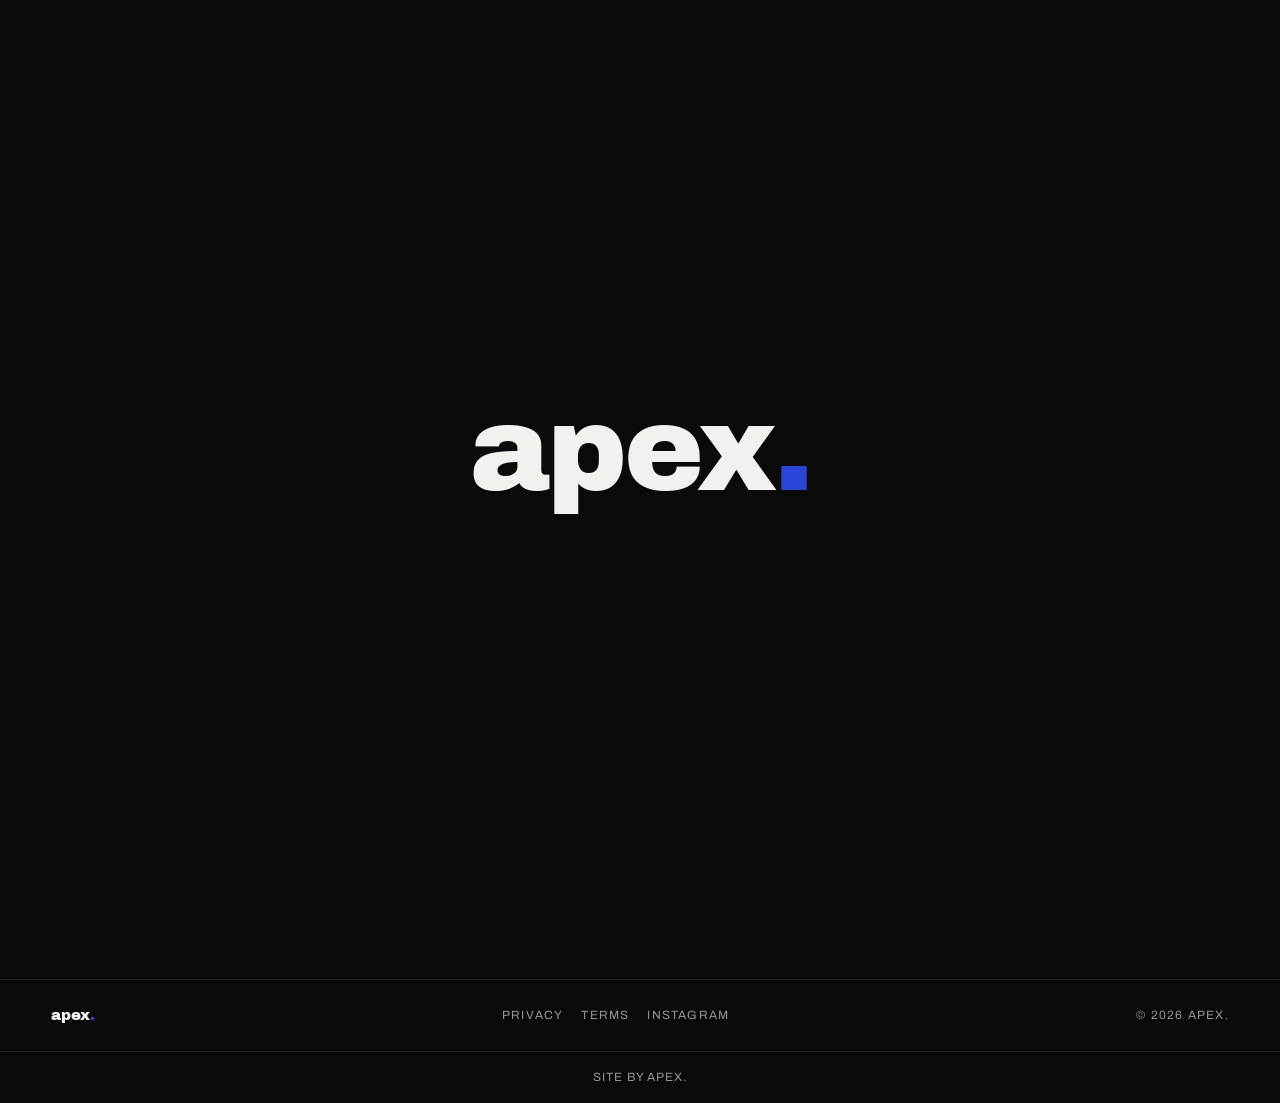
<file: contact.html>
<!DOCTYPE html>
<html lang="en">
<head>
<meta charset="UTF-8">
<meta name="viewport" content="width=device-width, initial-scale=1.0">
<title>Contact — Web Design Belfast & North Down | apex.</title>
<meta name="description" content="Start a project with Apex, a web design studio based in Northern Ireland, serving Belfast, North Down and the wider UK.">
<link rel="canonical" href="https://apexdesignni.co.uk/contact.html">
<link rel="icon" type="image/svg+xml" href="favicon.svg">
<link rel="icon" type="image/png" sizes="32x32" href="favicon-32.png">
<link rel="icon" type="image/png" sizes="16x16" href="favicon-16.png">
<link rel="apple-touch-icon" sizes="180x180" href="apple-touch-icon.png">
<meta property="og:type" content="website">
<meta property="og:title" content="Contact — Web Design Belfast & North Down | apex.">
<meta property="og:description" content="Start a project with Apex, a web design studio based in Northern Ireland, serving Belfast, North Down and the wider UK.">
<meta property="og:image" content="https://apexdesignni.co.uk/og-image.png">
<meta property="og:url" content="https://apexdesignni.co.uk/contact.html">
<meta name="twitter:card" content="summary_large_image">
<meta name="twitter:title" content="Contact — Web Design Belfast & North Down | apex.">
<meta name="twitter:description" content="Start a project with Apex, a web design studio based in Northern Ireland, serving Belfast, North Down and the wider UK.">
<meta name="twitter:image" content="https://apexdesignni.co.uk/og-image.png">
<link rel="preconnect" href="https://fonts.googleapis.com">
<link rel="preconnect" href="https://fonts.gstatic.com" crossorigin>
<link href="https://fonts.googleapis.com/css2?family=Archivo:wght@400;500;600;700&family=Archivo+Black&display=swap" rel="stylesheet">
<style>
:root{
  --ink:#0a0a0b; --ink-2:#121214; --ink-3:#1a1a1e;
  --line:#26262a; --paper:#f3f1ed; --muted:#97948d;
  --accent:#2946d9;
  --display:'Archivo Black','Archivo',sans-serif;
  --body:'Archivo',system-ui,sans-serif;
  --pad:clamp(20px,4vw,60px);
}
*{margin:0;padding:0;box-sizing:border-box}
html{scroll-behavior:smooth}
body{background:var(--ink);color:var(--paper);font-family:var(--body);font-size:16px;line-height:1.6;-webkit-font-smoothing:antialiased;overflow-x:hidden}
img{display:block;max-width:100%}
a{color:inherit;text-decoration:none}
.dot{color:var(--accent)}
:focus-visible{outline:2px solid var(--accent);outline-offset:3px}

/* LOADER */
#loader{position:fixed;inset:0;z-index:200;background:var(--ink);display:flex;align-items:center;justify-content:center;transition:transform .8s cubic-bezier(.76,0,.24,1)}
#loader.done{transform:translateY(-100%)}
#loader .load-word{font-family:var(--display);font-size:clamp(48px,13vw,120px);color:var(--paper);letter-spacing:-.03em;text-transform:lowercase;transform:translateY(20px);opacity:0;animation:loadIn .7s cubic-bezier(.2,.8,.2,1) forwards}
@keyframes loadIn{to{transform:translateY(0);opacity:1}}
.no-scroll{overflow:hidden;height:100vh}

/* HEADER */
header{position:fixed;inset:0 0 auto 0;z-index:90;display:flex;justify-content:space-between;align-items:center;padding:18px var(--pad);background:linear-gradient(rgba(10,10,11,.9),rgba(10,10,11,.6) 70%,transparent);backdrop-filter:blur(8px)}
.logo{font-family:var(--display);font-size:22px;letter-spacing:-.02em;text-transform:lowercase;line-height:1}
.header-right{display:flex;align-items:center;gap:12px}
.lets-talk{border:1.5px solid var(--paper);border-radius:100px;padding:11px 22px;font-size:12px;letter-spacing:.14em;text-transform:uppercase;font-weight:600;transition:background .25s,border-color .25s}
.lets-talk:hover{background:var(--accent);border-color:var(--accent)}
.menu-btn{width:52px;height:52px;border:1.5px solid var(--line);border-radius:100px;background:transparent;cursor:pointer;display:flex;align-items:center;justify-content:center;gap:5px;flex-direction:column;transition:border-color .25s}
.menu-btn:hover{border-color:var(--paper)}
.menu-btn span{width:20px;height:2px;background:var(--paper)}

/* OVERLAY MENU */
#overlay-menu{position:fixed;inset:0;z-index:100;background:var(--ink);display:flex;flex-direction:column;justify-content:center;padding:0 var(--pad);clip-path:inset(0 0 100% 0);transition:clip-path .6s cubic-bezier(.76,0,.24,1);pointer-events:none}
#overlay-menu.open{clip-path:inset(0 0 0 0);pointer-events:auto}
.menu-top{position:absolute;top:0;left:0;right:0;display:flex;justify-content:space-between;align-items:center;padding:18px var(--pad)}
.menu-close{width:52px;height:52px;border:1.5px solid var(--line);border-radius:100px;background:transparent;cursor:pointer;color:var(--paper);font-size:22px;line-height:1}
.menu-links{display:flex;flex-direction:column;gap:6px}
.menu-links a{font-family:var(--display);font-size:clamp(40px,10vw,96px);line-height:1.05;text-transform:uppercase;letter-spacing:-.02em;color:var(--muted);transition:color .25s,padding-left .3s;width:fit-content}
.menu-links a:hover,.menu-links a[aria-current="page"]{color:var(--paper)}
.menu-links a:hover{padding-left:20px}
.menu-foot{position:absolute;bottom:36px;left:var(--pad);right:var(--pad);display:flex;justify-content:space-between;gap:20px;flex-wrap:wrap;font-size:13px;color:var(--muted)}
.menu-foot a:hover{color:var(--accent)}

/* SHARED SECTION BITS */
section{padding:clamp(70px,10vh,130px) var(--pad)}
.eyebrow{font-size:12px;letter-spacing:.28em;text-transform:uppercase;color:var(--muted);margin-bottom:18px}
.eyebrow::before{content:"\25B2";color:var(--accent);font-size:8px;vertical-align:middle;margin-right:10px}
.page-hero{padding-top:clamp(130px,20vh,200px);padding-bottom:clamp(30px,5vh,56px)}
.page-hero h1{font-family:var(--display);font-size:clamp(44px,11vw,120px);line-height:.92;text-transform:lowercase;letter-spacing:-.03em}
.page-hero p{margin-top:20px;max-width:54ch;color:var(--muted);font-size:clamp(15px,1.5vw,18px)}
.btn-pill{display:inline-flex;align-items:center;gap:14px;border:1.5px solid var(--accent);border-radius:100px;padding:18px 32px;font-family:var(--display);font-size:clamp(14px,1.6vw,18px);text-transform:uppercase;transition:background .3s,transform .3s}
.btn-pill:hover{background:var(--accent);transform:translateY(-3px)}

/* HERO (home) */
.hero{min-height:100svh;display:flex;flex-direction:column;justify-content:space-between;padding:120px var(--pad) clamp(36px,6vh,64px)}
.status{display:flex;align-items:center;gap:12px;font-size:13px}
.status .pulse{width:10px;height:10px;border-radius:50%;background:var(--accent);position:relative}
.status .pulse::after{content:"";position:absolute;inset:-4px;border-radius:50%;border:1px solid var(--accent);animation:pulse 2s ease-out infinite}
@keyframes pulse{0%{transform:scale(.8);opacity:1}100%{transform:scale(2.2);opacity:0}}
.status b{font-weight:700}
.status small{display:block;color:var(--muted);font-size:11px;letter-spacing:.16em;text-transform:uppercase;margin-top:2px}
.hero-statement{font-family:var(--display);font-size:clamp(34px,6.2vw,86px);line-height:1.04;letter-spacing:-.02em;max-width:16ch}
.hero-statement .dim{color:var(--ink-3)}
.hero-statement .lit{color:var(--paper)}
.hero-bottom{display:flex;justify-content:space-between;align-items:flex-end;gap:32px;flex-wrap:wrap}
.hero-sub{max-width:44ch;color:var(--muted);font-size:clamp(15px,1.4vw,17px)}

/* SERVICES ACCORDION */
.svc-head{font-family:var(--display);font-size:clamp(44px,12vw,140px);line-height:.92;text-transform:uppercase;letter-spacing:-.03em;margin-bottom:clamp(36px,6vh,66px)}
.svc-list{border-top:1px solid var(--line)}
.svc-item{border-bottom:1px solid var(--line)}
.svc-trigger{width:100%;background:transparent;border:0;cursor:pointer;color:var(--paper);display:grid;grid-template-columns:auto 1fr auto;align-items:center;gap:22px;padding:clamp(22px,3.2vh,36px) 0;text-align:left;transition:padding-left .3s}
.svc-item:hover .svc-trigger,.svc-item.open .svc-trigger{padding-left:10px}
.svc-num{font-family:var(--display);font-size:15px;color:var(--muted)}
.svc-item.open .svc-num{color:var(--paper)}
.svc-title{font-family:var(--display);font-size:clamp(22px,4.2vw,42px);line-height:1}
.svc-toggle{position:relative;width:26px;height:26px;flex-shrink:0}
.svc-toggle::before,.svc-toggle::after{content:"";position:absolute;background:var(--accent);transition:transform .3s}
.svc-toggle::before{top:50%;left:0;width:100%;height:2px;transform:translateY(-50%)}
.svc-toggle::after{left:50%;top:0;width:2px;height:100%;transform:translateX(-50%)}
.svc-item.open .svc-toggle::after{transform:translateX(-50%) scaleY(0)}
.svc-panel{max-height:0;overflow:hidden;transition:max-height .45s cubic-bezier(.4,0,.2,1)}
.svc-panel-inner{padding:0 0 clamp(26px,4vh,42px) 46px;display:grid;grid-template-columns:1fr 1fr;gap:clamp(22px,4vw,52px);align-items:start}
.svc-desc{color:var(--muted);font-size:clamp(15px,1.5vw,18px);max-width:42ch;margin-bottom:22px}
.tags{display:flex;flex-wrap:wrap;gap:10px}
.tags span{border:1px solid var(--line);border-radius:100px;padding:9px 18px;font-size:13px;transition:border-color .2s}
.tags span:hover{border-color:var(--accent)}
.svc-visual{aspect-ratio:16/11;border-radius:14px;background:var(--ink-2);border:1px solid var(--line);overflow:hidden}
.svc-visual img{width:100%;height:100%;object-fit:cover;display:block}
@media (max-width:760px){.svc-panel-inner{grid-template-columns:1fr;padding-left:0}.svc-visual{order:-1}}

/* WORK CARDS */
.work-top{display:flex;justify-content:space-between;align-items:flex-end;gap:20px;flex-wrap:wrap;margin-bottom:clamp(32px,5vh,56px)}
.work-top h2{font-family:var(--display);font-size:clamp(38px,7vw,78px);text-transform:lowercase;line-height:.95;letter-spacing:-.02em}
.view{font-size:13px;letter-spacing:.16em;text-transform:uppercase;color:var(--muted);transition:color .2s}
.view:hover{color:var(--accent)}
.work-grid{display:grid;grid-template-columns:1fr;gap:24px}
.work-card{position:relative;display:block;border:1px solid var(--line);border-radius:14px;overflow:hidden;background:var(--ink-2)}
.work-card .shot{aspect-ratio:16/10;overflow:hidden;display:flex;align-items:center;justify-content:center}
.work-card .shot img{width:100%;height:100%;object-fit:cover;transition:transform .5s ease}
.work-card:hover .shot img{transform:scale(1.04)}
.work-card .info{position:absolute;left:0;right:0;bottom:0;display:flex;justify-content:space-between;align-items:flex-end;gap:14px;padding:32px 22px 20px;background:linear-gradient(to top,rgba(10,10,11,.94),rgba(10,10,11,.7) 55%,transparent);opacity:0;transform:translateY(12px);transition:opacity .35s,transform .35s}
.work-card:hover .info,.work-card.show-info .info{opacity:1;transform:none}
.work-card .info h3{font-family:var(--display);font-size:clamp(18px,2.4vw,26px)}
.work-card .info span{font-size:11px;letter-spacing:.16em;text-transform:uppercase;color:var(--muted);text-align:right}

/* NUMBERS */
.numbers-head{font-family:var(--display);font-size:clamp(38px,9vw,108px);text-transform:uppercase;line-height:.92;letter-spacing:-.03em;margin-bottom:clamp(36px,6vh,66px)}
.numbers-grid{display:grid;grid-template-columns:repeat(3,1fr);gap:clamp(26px,4vw,52px)}
.num-item .figure{font-family:var(--display);font-size:clamp(40px,6.5vw,82px);line-height:1;letter-spacing:-.02em}
.num-item .figure .unit{color:var(--accent);font-size:.5em;vertical-align:super;margin-left:2px}
.num-item .label{margin-top:14px;color:var(--muted);font-size:clamp(14px,1.4vw,16px);max-width:26ch}
.numbers-source{margin-top:clamp(32px,5vh,52px);padding-top:22px;border-top:1px solid var(--line);font-size:12px;color:var(--muted)}
@media (max-width:720px){.numbers-grid{grid-template-columns:1fr;gap:34px}}

/* ABOUT */
.about-grid{display:grid;grid-template-columns:1.05fr .95fr;gap:clamp(30px,5vw,70px);align-items:start}
.about-grid p{color:var(--muted);margin-bottom:18px;max-width:56ch;font-size:clamp(15px,1.5vw,17px)}
.about-grid strong{color:var(--paper)}
.about-media{aspect-ratio:4/5;border:1px solid var(--line);border-radius:14px;overflow:hidden}
.about-media img{width:100%;height:100%;object-fit:cover}
.stack{margin-top:32px;display:flex;flex-wrap:wrap;gap:10px}
@media (max-width:820px){.about-grid{grid-template-columns:1fr}.about-media{order:-1;aspect-ratio:16/10}}

/* PROCESS ROWS */
.row-list{border-top:1px solid var(--line)}
.row-list .row{display:grid;grid-template-columns:auto 1fr;align-items:baseline;gap:22px;padding:26px 0;border-bottom:1px solid var(--line);transition:padding-left .25s}
.row-list .row:hover{padding-left:12px}
.row-list .num{font-family:var(--display);font-size:14px;color:var(--accent)}
.row-list h3{font-family:var(--display);font-size:clamp(20px,3.2vw,32px);text-transform:lowercase;margin-bottom:8px}
.row-list p{color:var(--muted);font-size:15px;max-width:60ch}

/* CONTACT */
.contact-grid{display:grid;grid-template-columns:1fr 1fr;gap:clamp(34px,5vw,76px)}
.contact-info>div{margin-bottom:30px}
.contact-info h4{font-family:var(--display);font-size:12px;letter-spacing:.22em;text-transform:uppercase;margin-bottom:8px}
.contact-info p{color:var(--muted);font-size:15px}
.contact-info a{transition:color .2s}
.contact-info a:hover{color:var(--accent)}
form{display:grid;gap:22px}
label{display:block;font-size:12px;letter-spacing:.18em;text-transform:uppercase;color:var(--muted);margin-bottom:8px}
input,textarea{width:100%;background:transparent;border:0;border-bottom:2px solid var(--line);color:var(--paper);font-family:var(--body);font-size:16px;padding:10px 0;transition:border-color .2s}
input:focus,textarea:focus{outline:none;border-bottom-color:var(--accent)}
textarea{min-height:120px;resize:vertical}
form button{border:1.5px solid var(--accent);border-radius:100px;background:transparent;color:var(--paper);cursor:pointer;padding:18px 32px;font-family:var(--display);font-size:15px;text-transform:uppercase;justify-self:start;transition:background .3s,transform .3s}
form button:hover{background:var(--accent);transform:translateY(-3px)}
form button:disabled{opacity:.6;cursor:wait}
@media (max-width:760px){.contact-grid{grid-template-columns:1fr}}

/* LEGAL PAGES */
.legal{max-width:70ch}
.legal .updated{font-size:12px;letter-spacing:.2em;text-transform:uppercase;color:var(--muted);margin-bottom:40px}
.legal h2{font-family:var(--display);font-size:clamp(20px,2.6vw,26px);margin:44px 0 14px;line-height:1.2}
.legal h2 .n{color:var(--accent);margin-right:10px}
.legal p{color:var(--muted);margin-bottom:14px;font-size:clamp(15px,1.5vw,17px)}
.legal ul{margin:0 0 16px 20px;color:var(--muted)}
.legal li{margin-bottom:8px;font-size:clamp(15px,1.5vw,17px)}
.legal a{color:var(--paper);border-bottom:1px solid var(--accent)}
.legal a:hover{color:var(--accent)}
.legal strong{color:var(--paper)}

/* ARROW ICONS (SVG, not emoji glyphs) */
.ico{width:1em;height:1em;fill:none;stroke:currentColor;stroke-width:2;stroke-linecap:round;stroke-linejoin:round;flex-shrink:0}
.btn-pill .ico{stroke:var(--accent);transition:stroke .3s,transform .3s}
.btn-pill:hover .ico{stroke:var(--paper);transform:translate(3px,-3px)}
.view{display:inline-flex;align-items:center;gap:8px}
.view .ico{stroke:var(--accent);width:.95em;height:.95em;transition:transform .25s}
.view:hover .ico{transform:translateX(4px)}
.inline-link{display:inline-flex;align-items:center;gap:7px}
.inline-link .ico{stroke:var(--accent);width:.9em;height:.9em;transition:transform .25s}
.inline-link:hover .ico{transform:translate(2px,-2px)}
form button .ico{stroke:var(--accent);transition:stroke .3s,transform .3s}
form button:hover .ico{stroke:var(--paper);transform:translateX(4px)}
.trend{width:.44em;height:.44em;fill:none;stroke:var(--accent);stroke-width:2.6;stroke-linecap:round;stroke-linejoin:round;vertical-align:super;margin-left:4px}

/* CTA STRIP */
.cta-strip{border-top:1px solid var(--line);text-align:center}
.cta-strip .peak-line{font-size:12px;letter-spacing:.28em;text-transform:uppercase;color:var(--muted);margin-bottom:22px}
.cta-strip h2{font-family:var(--display);font-size:clamp(38px,9vw,116px);line-height:.95;text-transform:lowercase;letter-spacing:-.02em}
.cta-strip h2 a{transition:color .25s}
.cta-strip h2 a:hover{color:var(--accent)}

/* FOOTER */
footer{padding:26px var(--pad);border-top:1px solid var(--line);display:flex;justify-content:space-between;align-items:center;gap:16px;flex-wrap:wrap;font-size:12px;letter-spacing:.1em;text-transform:uppercase;color:var(--muted)}
footer .logo{font-size:15px;color:var(--paper)}
footer nav{display:flex;gap:18px;flex-wrap:wrap}
footer a:hover{color:var(--accent)}
.site-credit{border-top:1px solid var(--line);padding:16px var(--pad);text-align:center;font-size:12px;letter-spacing:.08em;text-transform:uppercase;color:var(--muted)}
.site-credit a:hover{color:var(--accent)}

/* REVEAL */
.reveal{opacity:0;transform:translateY(28px);transition:opacity .7s ease,transform .7s ease}
.reveal.in{opacity:1;transform:none}
.reveal.d1{transition-delay:.08s}.reveal.d2{transition-delay:.16s}.reveal.d3{transition-delay:.24s}

@media (prefers-reduced-motion:reduce){
  *{animation:none!important;transition:none!important}
  .reveal{opacity:1;transform:none}
  #loader{display:none}
}
@media (max-width:640px){.lets-talk{display:none}.hero-bottom{flex-direction:column;align-items:flex-start}.btn-pill{width:100%;justify-content:space-between}}
</style>
<script type="application/ld+json">
{
  "@context": "https://schema.org",
  "@type": "ProfessionalService",
  "name": "apex.",
  "description": "Web design studio building fast, mobile-optimised websites for emerging businesses.",
  "url": "https://apexdesignni.co.uk/contact.html",
  "email": "apexdesignni@gmail.com",
  "areaServed": [
    {"@type":"Place","name":"Northern Ireland"},
    {"@type":"Place","name":"Belfast"},
    {"@type":"Place","name":"North Down"},
    {"@type":"Place","name":"United Kingdom"}
  ]
}
</script>
</head>
<body class="no-scroll">

<div id="loader"><div class="load-word">apex<span class="dot">.</span></div></div>

<header>
  <a href="index.html" class="logo">apex<span class="dot">.</span></a>
  <div class="header-right">
    <a href="contact.html" class="lets-talk">Let's talk</a>
    <button class="menu-btn" id="menuOpen" aria-label="Open menu"><span></span><span></span></button>
  </div>
</header>

<nav id="overlay-menu" aria-hidden="true">
  <div class="menu-top">
    <a href="index.html" class="logo">apex<span class="dot">.</span></a>
    <button class="menu-close" id="menuClose" aria-label="Close menu">&times;</button>
  </div>
  <div class="menu-links">
    <a href="index.html">Home</a>
    <a href="portfolio.html">Work</a>
    <a href="about.html">About</a>
    <a href="contact.html" aria-current="page">Contact</a>
  </div>
  <div class="menu-foot">
    <a href="mailto:apexdesignni@gmail.com">apexdesignni@gmail.com</a>
    <a href="https://www.instagram.com/apexdesignni/" target="_blank" rel="noopener" class="inline-link">Instagram <svg class="ico" viewBox="0 0 24 24" aria-hidden="true"><path d="M7 17 17 7M9 7h8v8"/></svg></a>
  </div>
</nav>

<section class="page-hero">
  <p class="eyebrow reveal">(Start a project)</p>
  <h1 class="reveal">contact<span class="dot">.</span></h1>
  <p class="reveal">Tell me what you're building. I reply to every message &mdash; usually within a day.</p>
</section>

<section style="padding-top:0">
  <div class="contact-grid">
    <form class="reveal" id="contact-form" action="https://formspree.io/f/xeebyqen" method="POST">
      <input type="hidden" name="_subject" value="New enquiry from apex. website">
      <div>
        <label for="name">Your name</label>
        <input id="name" name="name" type="text" autocomplete="name" required>
      </div>
      <div>
        <label for="email">Email</label>
        <input id="email" name="email" type="email" autocomplete="email" required>
      </div>
      <div>
        <label for="project">What do you need?</label>
        <textarea id="project" name="message" placeholder="e.g. A polished, multi-page site to support my growing business" required></textarea>
      </div>
      <button type="submit">Send message <svg class="ico" viewBox="0 0 24 24" aria-hidden="true"><path d="M4 12h15M13 6l6 6-6 6"/></svg></button>
    </form>

    <div class="contact-info reveal d1">
      <div>
        <h4>Email</h4>
        <p><a href="mailto:apexdesignni@gmail.com">apexdesignni@gmail.com</a></p>
      </div>
      <div>
        <h4>Social</h4>
        <p><a href="https://www.instagram.com/apexdesignni/" target="_blank" rel="noopener" class="inline-link">Instagram <svg class="ico" viewBox="0 0 24 24" aria-hidden="true"><path d="M7 17 17 7M9 7h8v8"/></svg></a></p>
      </div>
      <div>
        <h4>Based in</h4>
        <p>North Down, Northern Ireland &mdash; working with clients across Belfast, NI and the wider UK.</p>
      </div>
      <div>
        <h4>Response time</h4>
        <p>Usually within 24 hours.</p>
      </div>
    </div>
  </div>
</section>

<footer>
  <a href="index.html" class="logo">apex<span class="dot">.</span></a>
  <nav>
    <a href="privacy.html">Privacy</a>
    <a href="terms.html">Terms</a>
    <a href="https://www.instagram.com/apexdesignni/" target="_blank" rel="noopener">Instagram</a>
  </nav>
  <span>&copy; 2026 apex.</span>
</footer>
<div class="site-credit"><a href="index.html">Site by apex.</a></div>

<script>
// Loader
window.addEventListener('load', () => {
  setTimeout(() => {
    const l = document.getElementById('loader');
    if (l) l.classList.add('done');
    document.body.classList.remove('no-scroll');
    startReveals();
  }, 1200);
});

// Scroll reveal
function startReveals(){
  const io = new IntersectionObserver(es => {
    es.forEach(e => { if(e.isIntersecting){ e.target.classList.add('in'); io.unobserve(e.target); } });
  }, { threshold:.15 });
  document.querySelectorAll('.reveal').forEach(el => io.observe(el));
}

// Overlay menu
const menu = document.getElementById('overlay-menu');
const openBtn = document.getElementById('menuOpen');
const closeBtn = document.getElementById('menuClose');
if(openBtn) openBtn.onclick = () => { menu.classList.add('open'); menu.setAttribute('aria-hidden','false'); };
if(closeBtn) closeBtn.onclick = () => { menu.classList.remove('open'); menu.setAttribute('aria-hidden','true'); };
document.querySelectorAll('#overlay-menu a').forEach(a => a.addEventListener('click', () => menu.classList.remove('open')));

// Work cards: reveal names on scroll (touch devices)
if (window.matchMedia('(hover: none)').matches) {
  const co = new IntersectionObserver(es => {
    es.forEach(e => e.target.classList.toggle('show-info', e.isIntersecting));
  }, { threshold:.5 });
  document.querySelectorAll('.work-card').forEach(c => co.observe(c));
}

// Services accordion
document.querySelectorAll('.svc-trigger').forEach(btn => {
  btn.addEventListener('click', () => {
    const item = btn.closest('.svc-item');
    const panel = item.querySelector('.svc-panel');
    const wasOpen = item.classList.contains('open');
    document.querySelectorAll('.svc-item').forEach(i => {
      i.classList.remove('open');
      i.querySelector('.svc-panel').style.maxHeight = null;
      i.querySelector('.svc-trigger').setAttribute('aria-expanded','false');
    });
    if(!wasOpen){
      item.classList.add('open');
      panel.style.maxHeight = panel.scrollHeight + 'px';
      btn.setAttribute('aria-expanded','true');
    }
  });
});
window.addEventListener('load', () => {
  const f = document.querySelector('.svc-item.open .svc-panel');
  if(f) f.style.maxHeight = f.scrollHeight + 'px';
});

// Contact form -> Formspree via fetch, so we control the redirect (free plan)
const contactForm = document.getElementById('contact-form');
if (contactForm) {
  contactForm.addEventListener('submit', async function (e) {
    e.preventDefault();
    const btn = contactForm.querySelector('button[type="submit"]');
    const orig = btn ? btn.textContent : '';
    if (btn) { btn.textContent = 'Sending...'; btn.disabled = true; }
    try {
      const res = await fetch(contactForm.action, {
        method: 'POST',
        body: new FormData(contactForm),
        headers: { 'Accept': 'application/json' }
      });
      if (res.ok) { window.location.href = 'thanks.html'; }
      else { throw new Error('failed'); }
    } catch (err) {
      if (btn) { btn.textContent = orig; btn.disabled = false; }
      alert('Something went wrong sending your message - please try again, or email apexdesignni@gmail.com directly.');
    }
  });
}
</script>
</body>
</html>
</file>
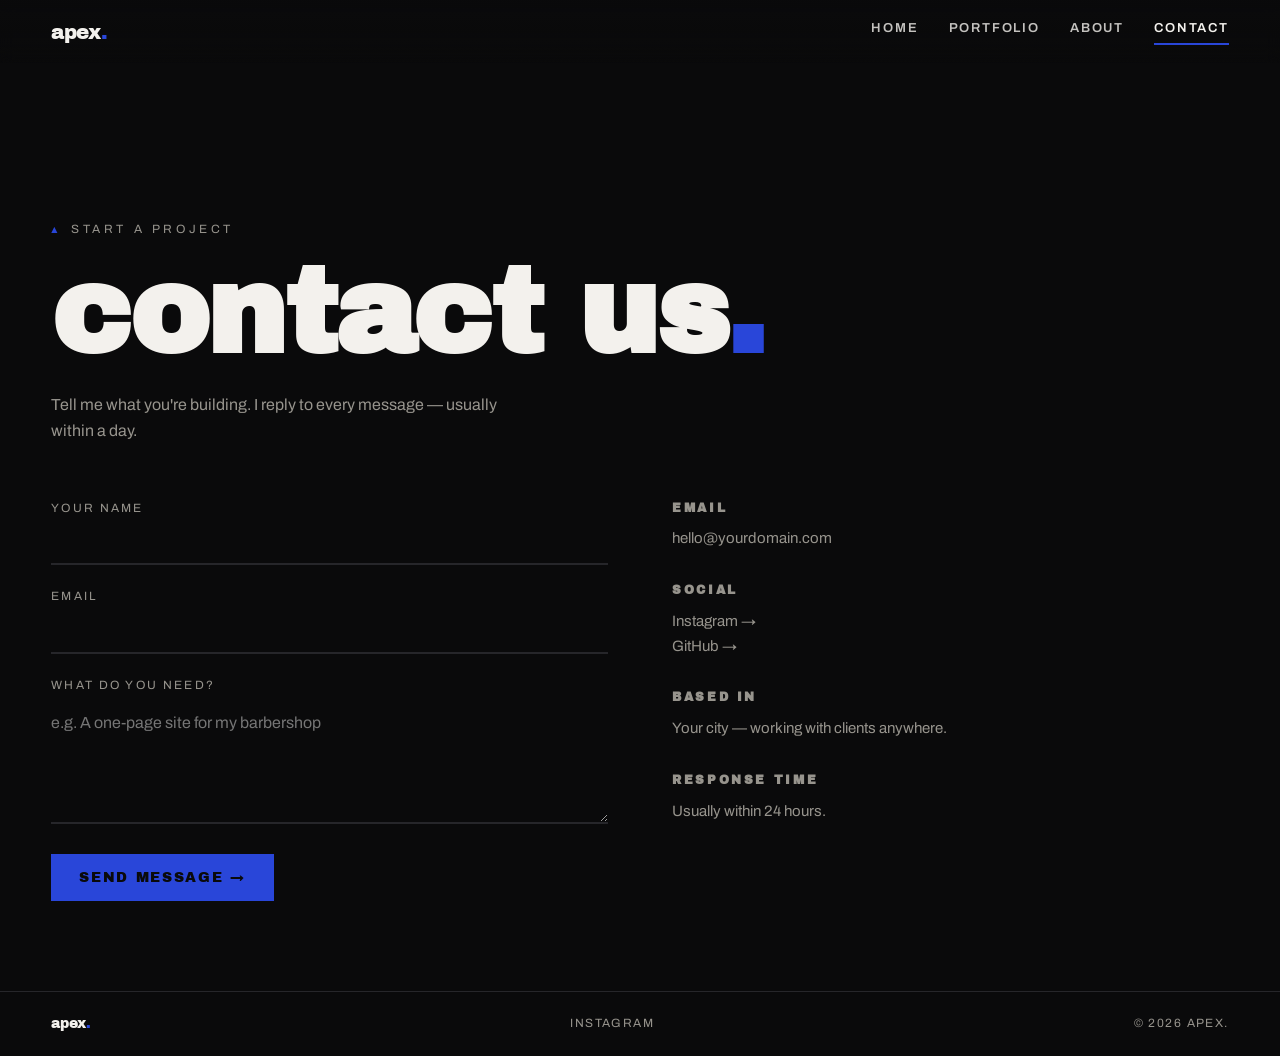
<file: contactApex.html>
<!DOCTYPE html>
<html lang="en">
<head>
<meta charset="UTF-8">
<meta name="viewport" content="width=device-width, initial-scale=1.0">
<title>contact — apex.</title>
<meta name="description" content="Start a project with Apex web design.">
<link rel="icon" type="image/svg+xml" href="favicon.svg">
<link rel="icon" type="image/png" sizes="32x32" href="favicon-32.png">
<link rel="icon" type="image/png" sizes="16x16" href="favicon-16.png">
<link rel="apple-touch-icon" sizes="180x180" href="apple-touch-icon.png">
<meta property="og:type" content="website">
<meta property="og:title" content="contact — apex.">
<meta property="og:description" content="Start a project with Apex web design.">
<meta property="og:image" content="https://yourdomain.com/og-image.png">
<meta property="og:url" content="https://yourdomain.com/contact.html">
<meta name="twitter:card" content="summary_large_image">
<meta name="twitter:title" content="contact — apex.">
<meta name="twitter:description" content="Start a project with Apex web design.">
<meta name="twitter:image" content="https://yourdomain.com/og-image.png">
<link rel="preconnect" href="https://fonts.googleapis.com">
<link rel="preconnect" href="https://fonts.gstatic.com" crossorigin>
<link href="https://fonts.googleapis.com/css2?family=Archivo:wght@400;600&family=Archivo+Black&display=swap" rel="stylesheet">
<style>
/* ============================================================
   APEX. — shared styles
   Pages: index.html / portfolio.html / about.html / contact.html
   ============================================================ */
:root{
  --ink:#0a0a0b;           /* background */
  --ink-2:#121214;         /* raised surfaces */
  --line:#26262a;          /* hairlines */
  --paper:#f3f1ed;         /* off-white text */
  --muted:#97948d;
  --accent:#2946d9;        /* the full stop */
  --display:'Archivo Black','Archivo',sans-serif;
  --body:'Archivo',system-ui,sans-serif;
  --pad:clamp(20px,4vw,60px);
}
*{margin:0;padding:0;box-sizing:border-box}
html{scroll-behavior:smooth}
body{
  background:var(--ink);
  color:var(--paper);
  font-family:var(--body);
  font-size:16px;
  line-height:1.65;
  -webkit-font-smoothing:antialiased;
}
img{display:block;width:100%;height:100%;object-fit:cover}
a{color:inherit;text-decoration:none}
.dot{color:var(--accent)}
:focus-visible{outline:2px solid var(--accent);outline-offset:3px}

/* ---------- logo ---------- */
.logo{
  font-family:var(--display);
  font-size:20px;
  letter-spacing:-.02em;
  text-transform:lowercase;
  line-height:1;
}

/* ---------- header ---------- */
header{
  position:fixed;inset:0 0 auto 0;z-index:50;
  display:flex;justify-content:space-between;align-items:center;
  padding:18px var(--pad);
  background:linear-gradient(rgba(10,10,11,.94),rgba(10,10,11,.78) 70%,transparent);
  backdrop-filter:blur(8px);
}
nav{display:flex;gap:30px;font-size:13px;letter-spacing:.14em;text-transform:uppercase;font-weight:600}
nav a{opacity:.8;transition:opacity .2s,color .2s;padding-bottom:4px;border-bottom:2px solid transparent}
nav a:hover,nav a:focus-visible{opacity:1;color:var(--accent)}
nav a[aria-current="page"]{opacity:1;border-bottom-color:var(--accent)}
.nav-toggle{display:none}
@media (max-width:720px){
  nav{display:none}
  .nav-toggle{
    display:block;background:none;border:1.5px solid var(--paper);color:var(--paper);
    font-family:var(--display);font-size:11px;letter-spacing:.14em;text-transform:uppercase;
    padding:9px 14px;cursor:pointer;
  }
  nav.open{
    display:flex;position:fixed;inset:64px 0 auto 0;flex-direction:column;gap:0;
    background:var(--ink);border-bottom:1px solid var(--line);
  }
  nav.open a{padding:18px var(--pad);border-top:1px solid var(--line);border-bottom:0}
}

/* ---------- generic section ---------- */
section{padding:clamp(72px,10vh,130px) var(--pad)}
.eyebrow{
  font-size:12px;letter-spacing:.3em;text-transform:uppercase;
  color:var(--muted);margin-bottom:16px;
}
.eyebrow::before{content:"▲";color:var(--accent);font-size:8px;vertical-align:middle;margin-right:10px}
h1,h2{font-family:var(--display);text-transform:lowercase;line-height:.95;letter-spacing:-.02em}
.section-head{display:flex;justify-content:space-between;align-items:flex-end;gap:20px;flex-wrap:wrap;margin-bottom:48px}
.section-head h2{font-size:clamp(32px,5.5vw,64px)}
.section-head .count{font-size:12px;letter-spacing:.2em;text-transform:uppercase;color:var(--muted)}

/* ---------- hero (home) ---------- */
.hero{
  min-height:100svh;
  display:flex;flex-direction:column;justify-content:flex-end;
  padding:0 var(--pad) clamp(44px,8vh,90px);
  position:relative;overflow:hidden;
}
.hero::before{ /* faint apex peak in the backdrop */
  content:"";position:absolute;inset:auto -10% -12% -10%;height:78%;
  background:linear-gradient(to top right,transparent 49.6%,rgba(243,241,237,.05) 49.6% 50.4%,transparent 50.4%),
             linear-gradient(to top left,transparent 49.6%,rgba(243,241,237,.05) 49.6% 50.4%,transparent 50.4%);
  pointer-events:none;
}
.hero h1{font-size:clamp(64px,17vw,230px)}
.hero h1 .outline{color:transparent;-webkit-text-stroke:2.5px var(--paper)}
.hero-sub{
  margin-top:30px;display:flex;justify-content:space-between;align-items:flex-end;gap:32px;flex-wrap:wrap;
}
.hero-sub p{max-width:46ch;color:var(--muted);font-size:clamp(15px,1.4vw,18px)}
.btn{
  display:inline-block;
  font-family:var(--display);font-size:14px;letter-spacing:.12em;text-transform:uppercase;
  padding:16px 28px;transition:transform .2s ease,background .2s,color .2s;
}
.btn-solid{background:var(--accent);color:var(--ink)}
.btn-solid:hover{background:var(--paper);transform:translateY(-2px)}
.btn-ghost{border:1.5px solid var(--paper);color:var(--paper)}
.btn-ghost:hover{background:var(--accent);border-color:var(--accent);color:var(--ink)}

/* ---------- marquee ---------- */
.marquee{
  border-top:1px solid var(--line);border-bottom:1px solid var(--line);
  overflow:hidden;padding:14px 0;background:var(--ink-2);
}
.marquee-track{
  display:flex;gap:52px;width:max-content;
  animation:scroll 26s linear infinite;
  font-family:var(--display);font-size:13px;letter-spacing:.24em;text-transform:uppercase;color:var(--muted);
}
.marquee-track span::after{content:"▲";color:var(--accent);margin-left:52px;font-size:8px;vertical-align:middle}
@keyframes scroll{to{transform:translateX(-50%)}}

/* ---------- project cards ---------- */
.work-grid{display:grid;grid-template-columns:repeat(2,1fr);gap:18px}
.work-card{
  position:relative;display:block;
  border:1px solid var(--line);background:var(--ink-2);overflow:hidden;
}
.work-card .shot{aspect-ratio:16/10;overflow:hidden}
.work-card .shot img,.work-card .shot .ph{transition:transform .5s ease,filter .4s ease}
.work-card:hover .shot img{transform:scale(1.04)}
.work-card .info{
  display:flex;justify-content:space-between;align-items:baseline;gap:14px;
  padding:18px 20px;border-top:1px solid var(--line);
}
.work-card .info h3{font-family:var(--display);font-size:clamp(17px,2vw,22px);text-transform:lowercase}
.work-card .info span{font-size:11px;letter-spacing:.18em;text-transform:uppercase;color:var(--muted)}
.work-card::after{ /* accent corner on hover */
  content:"";position:absolute;top:0;right:0;width:0;height:0;
  border-top:0 solid var(--accent);border-left:0 solid transparent;
  transition:border-width .25s ease;
}
.work-card:hover::after{border-top-width:22px;border-left-width:22px}
@media (max-width:760px){.work-grid{grid-template-columns:1fr}}

/* placeholder until real screenshots are added */
.ph{
  display:flex;align-items:center;justify-content:center;height:100%;
  color:#3b3b40;font-family:var(--display);font-size:12px;letter-spacing:.2em;text-transform:uppercase;
  background:repeating-linear-gradient(45deg,transparent 0 18px,rgba(243,241,237,.03) 18px 20px),var(--ink-2);
}

/* ---------- light band (services / values) ---------- */
.band-light{background:var(--paper);color:var(--ink)}
.band-light .eyebrow,.band-light .count{color:#6e6c66}
.row-list .row{
  display:grid;grid-template-columns:auto 1fr auto;align-items:baseline;gap:22px;
  padding:26px 0;border-bottom:2px solid var(--ink);
  transition:padding-left .25s ease;
}
.row-list .row:first-child{border-top:2px solid var(--ink)}
.row-list .row:hover{padding-left:14px}
.row-list .num{font-family:var(--display);font-size:13px;color:var(--accent)}
.row-list h3{font-family:var(--display);font-size:clamp(20px,3.2vw,32px);text-transform:lowercase}
.row-list p{grid-column:2;color:#6e6c66;font-size:14px;max-width:60ch}
@media (max-width:640px){
  .row-list .row{grid-template-columns:auto 1fr}
}

/* ---------- big CTA ---------- */
.cta h2{font-size:clamp(46px,10vw,130px)}
.cta h2 a{transition:color .2s}
.cta h2 a:hover{color:var(--accent)}
.cta{border-top:1px solid var(--line)}

/* ---------- page hero (inner pages) ---------- */
.page-hero{padding-top:clamp(140px,22vh,220px);padding-bottom:clamp(40px,6vh,70px)}
.page-hero h1{font-size:clamp(48px,10vw,120px)}
.page-hero p{margin-top:22px;max-width:52ch;color:var(--muted)}

/* ---------- about ---------- */
.about-grid{display:grid;grid-template-columns:1.05fr .95fr;gap:clamp(32px,5vw,72px);align-items:start}
.about-grid .media{aspect-ratio:4/5;border:1px solid var(--line);overflow:hidden}
.about-grid p{color:var(--muted);margin-bottom:16px;max-width:54ch}
.about-grid strong{color:var(--paper)}
.stack{margin-top:34px;display:flex;flex-wrap:wrap;gap:10px}
.stack span{
  border:1px solid var(--line);padding:8px 14px;
  font-size:12px;letter-spacing:.12em;text-transform:uppercase;color:var(--muted);
}
@media (max-width:820px){
  .about-grid{grid-template-columns:1fr}
  .about-grid .media{order:-1;aspect-ratio:16/10}
}

/* ---------- contact ---------- */
.contact-grid{display:grid;grid-template-columns:1fr 1fr;gap:clamp(36px,5vw,80px)}
.contact-info h4{
  font-family:var(--display);font-size:12px;letter-spacing:.22em;text-transform:uppercase;margin-bottom:8px;
}
.contact-info>div{margin-bottom:30px;color:var(--muted);font-size:15px}
.contact-info a:hover{color:var(--accent)}
form{display:grid;gap:22px}
label{
  display:block;font-size:12px;letter-spacing:.18em;text-transform:uppercase;
  color:var(--muted);margin-bottom:8px;
}
input,textarea{
  width:100%;background:transparent;border:0;border-bottom:2px solid var(--line);
  color:var(--paper);font-family:var(--body);font-size:16px;padding:10px 0;
  transition:border-color .2s;
}
input:focus,textarea:focus{outline:none;border-bottom-color:var(--accent)}
textarea{min-height:120px;resize:vertical}
form .btn{border:0;cursor:pointer;justify-self:start}
@media (max-width:760px){.contact-grid{grid-template-columns:1fr}}

/* ---------- footer ---------- */
footer{
  padding:22px var(--pad);border-top:1px solid var(--line);
  display:flex;justify-content:space-between;align-items:center;gap:16px;flex-wrap:wrap;
  font-size:12px;letter-spacing:.12em;text-transform:uppercase;color:var(--muted);
}
footer .logo{font-size:14px;color:var(--paper)}
footer .socials{display:flex;gap:18px}
footer .socials a:hover{color:var(--accent)}

/* ---------- results / guarantees ---------- */
.results-grid{
  display:grid;grid-template-columns:repeat(3,1fr);gap:18px;
}
.result-card{
  border:1px solid var(--line);background:var(--ink-2);
  padding:34px 30px;
}
.result-card .mark{color:var(--accent);font-size:14px;margin-bottom:20px;display:block}
.result-card h3{font-family:var(--display);font-size:clamp(19px,2.4vw,24px);text-transform:lowercase;margin-bottom:12px}
.result-card p{color:var(--muted);font-size:14px;line-height:1.6}
@media (max-width:820px){.results-grid{grid-template-columns:1fr}}

/* ---------- scroll reveal ---------- */
.reveal{opacity:0;transform:translateY(24px);transition:opacity .6s ease,transform .6s ease}
.reveal.in{opacity:1;transform:none}
@media (prefers-reduced-motion:reduce){
  .reveal{opacity:1;transform:none;transition:none}
  .marquee-track{animation:none}
  html{scroll-behavior:auto}
}

</style>
</head>
<body>

<header>
  <a href="index.html" class="logo" aria-label="apex home">apex<span class="dot">.</span></a>
  <button class="nav-toggle" aria-expanded="false" aria-controls="nav" onclick="toggleNav(this)">Menu</button>
  <nav id="nav">
    <a href="index.html">Home</a>
    <a href="portfolio.html">Portfolio</a>
    <a href="about.html">About</a>
    <a href="contact.html" aria-current="page">Contact</a>
  </nav>
</header>

<!-- ===================== PAGE HERO ===================== -->
<section class="page-hero">
  <p class="eyebrow">Start a project</p>
  <h1>contact us<span class="dot">.</span></h1>
  <p>Tell me what you're building. I reply to every message — usually within a day.</p>
</section>

<!-- ===================== CONTACT ===================== -->
<section style="padding-top:0">
  <div class="contact-grid">

    <!-- ===== FORM =====
         Powered by FormSubmit — free, no signup required.
         SETUP (takes 1 minute):
         1. Replace YOUR_EMAIL@example.com below with your real inbox.
         2. Publish the site and submit the form once yourself —
            FormSubmit will email you a confirmation link to activate it.
         3. After that, every message sent through the form lands in
            your inbox automatically.
         Docs: https://formsubmit.co  -->
    <form class="reveal" action="https://formsubmit.co/YOUR_EMAIL@example.com" method="POST">
      <input type="hidden" name="_subject" value="New enquiry from apex. website">
      <input type="hidden" name="_captcha" value="false">
      <input type="hidden" name="_next" value="thanks.html">
      <div>
        <label for="name">Your name</label>
        <input id="name" name="name" type="text" autocomplete="name" required>
      </div>
      <div>
        <label for="email">Email</label>
        <input id="email" name="email" type="email" autocomplete="email" required>
      </div>
      <div>
        <label for="project">What do you need?</label>
        <textarea id="project" name="message" placeholder="e.g. A one-page site for my barbershop" required></textarea>
      </div>
      <button class="btn btn-solid" type="submit">Send message &rarr;</button>
    </form>

    <!-- ===== DIRECT DETAILS ===== -->
    <div class="contact-info reveal">
      <div>
        <h4>Email</h4>
        <p><a href="mailto:hello@yourdomain.com">hello@yourdomain.com</a></p>
      </div>
      <div>
        <h4>Social</h4>
        <p><a href="https://instagram.com/" target="_blank" rel="noopener">Instagram &rarr;</a><br>
           <a href="https://github.com/" target="_blank" rel="noopener">GitHub &rarr;</a></p>
      </div>
      <div>
        <h4>Based in</h4>
        <p>Your city — working with clients anywhere.</p>
      </div>
      <div>
        <h4>Response time</h4>
        <p>Usually within 24 hours.</p>
      </div>
    </div>

  </div>
</section>

<footer>
  <a href="index.html" class="logo">apex<span class="dot">.</span></a>
  <div class="socials">
    <a href="https://instagram.com/" target="_blank" rel="noopener">Instagram</a>
  </div>
  <span>&copy; 2026 apex.</span>
</footer>

<script>
// ============================================================
// APEX. — shared script (nav toggle + scroll reveal)
// ============================================================

// Scroll-reveal
const io = new IntersectionObserver(entries => {
  entries.forEach(e => {
    if (e.isIntersecting) { e.target.classList.add('in'); io.unobserve(e.target); }
  });
}, { threshold: 0.15 });
document.querySelectorAll('.reveal').forEach(el => io.observe(el));

// Mobile nav
function toggleNav(btn) {
  const nav = document.getElementById('nav');
  const open = nav.classList.toggle('open');
  btn.setAttribute('aria-expanded', open);
}
document.querySelectorAll('#nav a').forEach(a => a.addEventListener('click', () => {
  document.getElementById('nav').classList.remove('open');
  const t = document.querySelector('.nav-toggle');
  if (t) t.setAttribute('aria-expanded', 'false');
}));

</script>
</body>
</html>
</file>
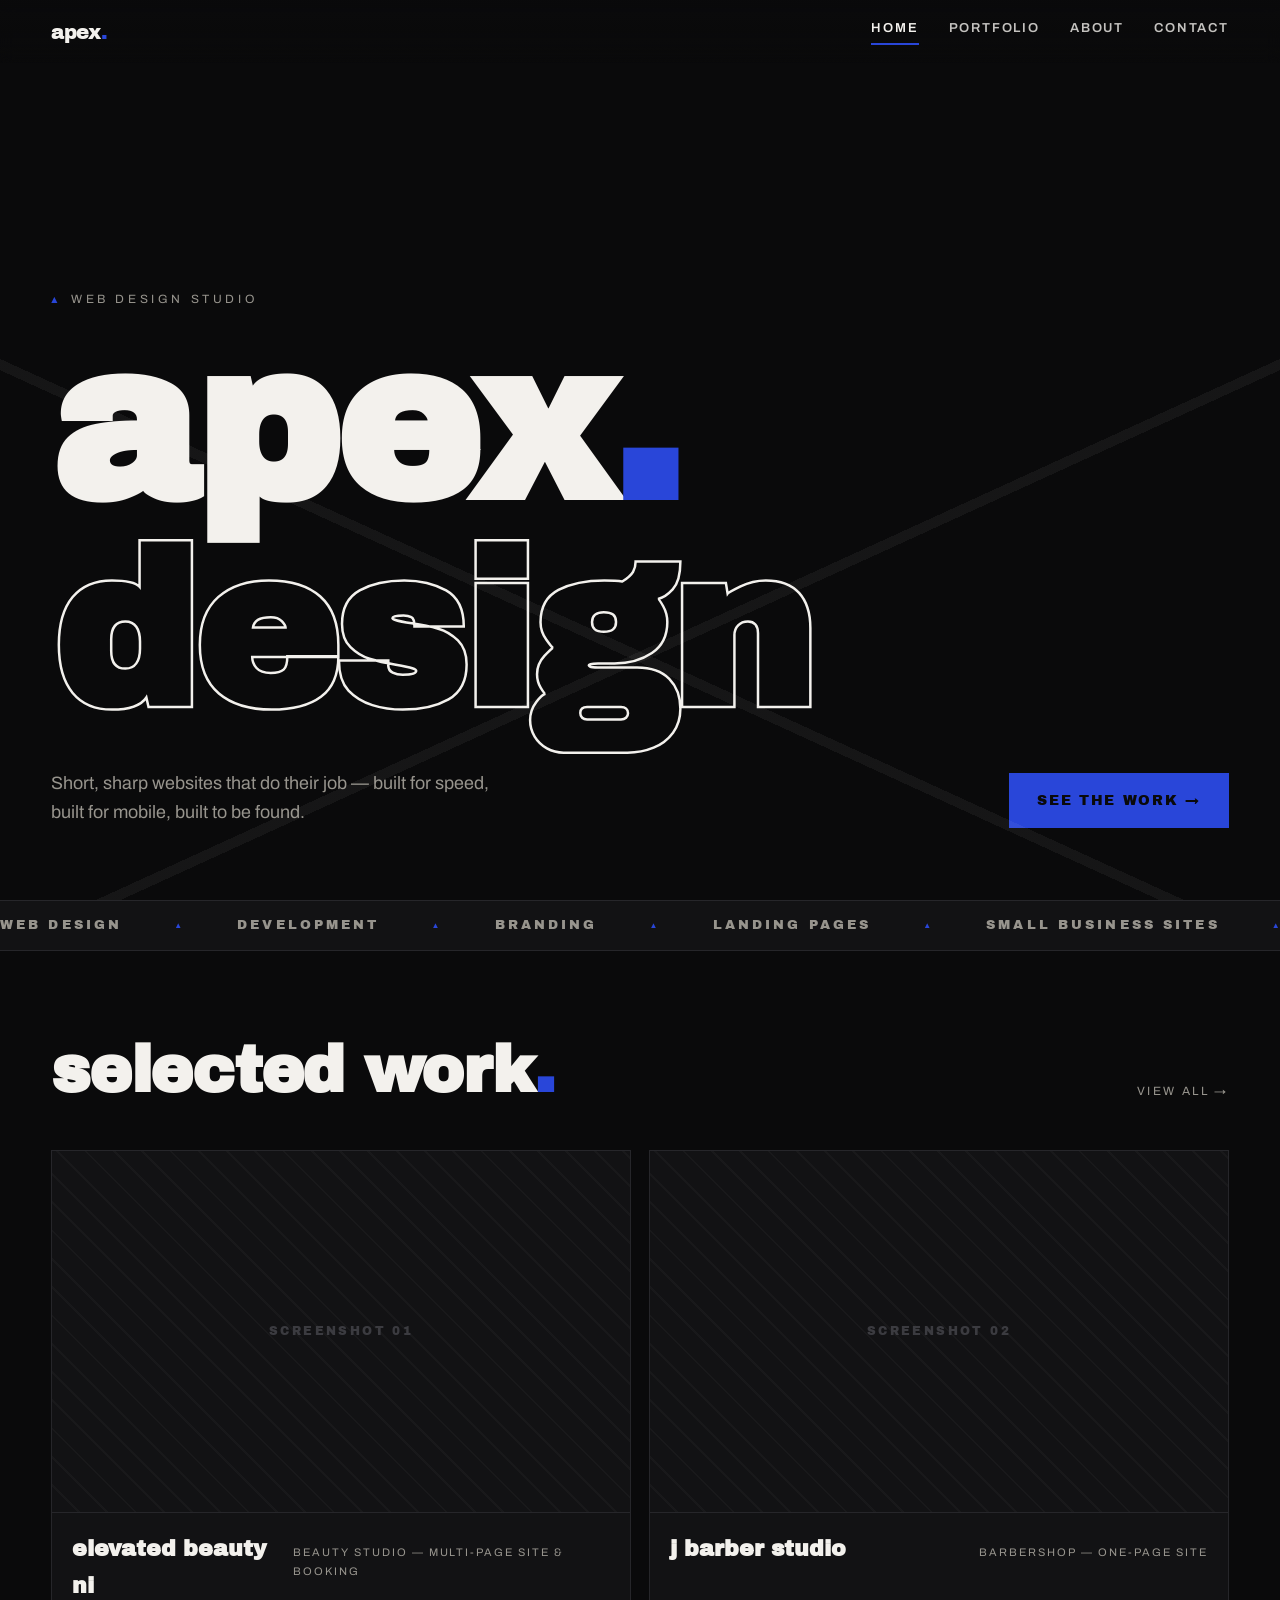
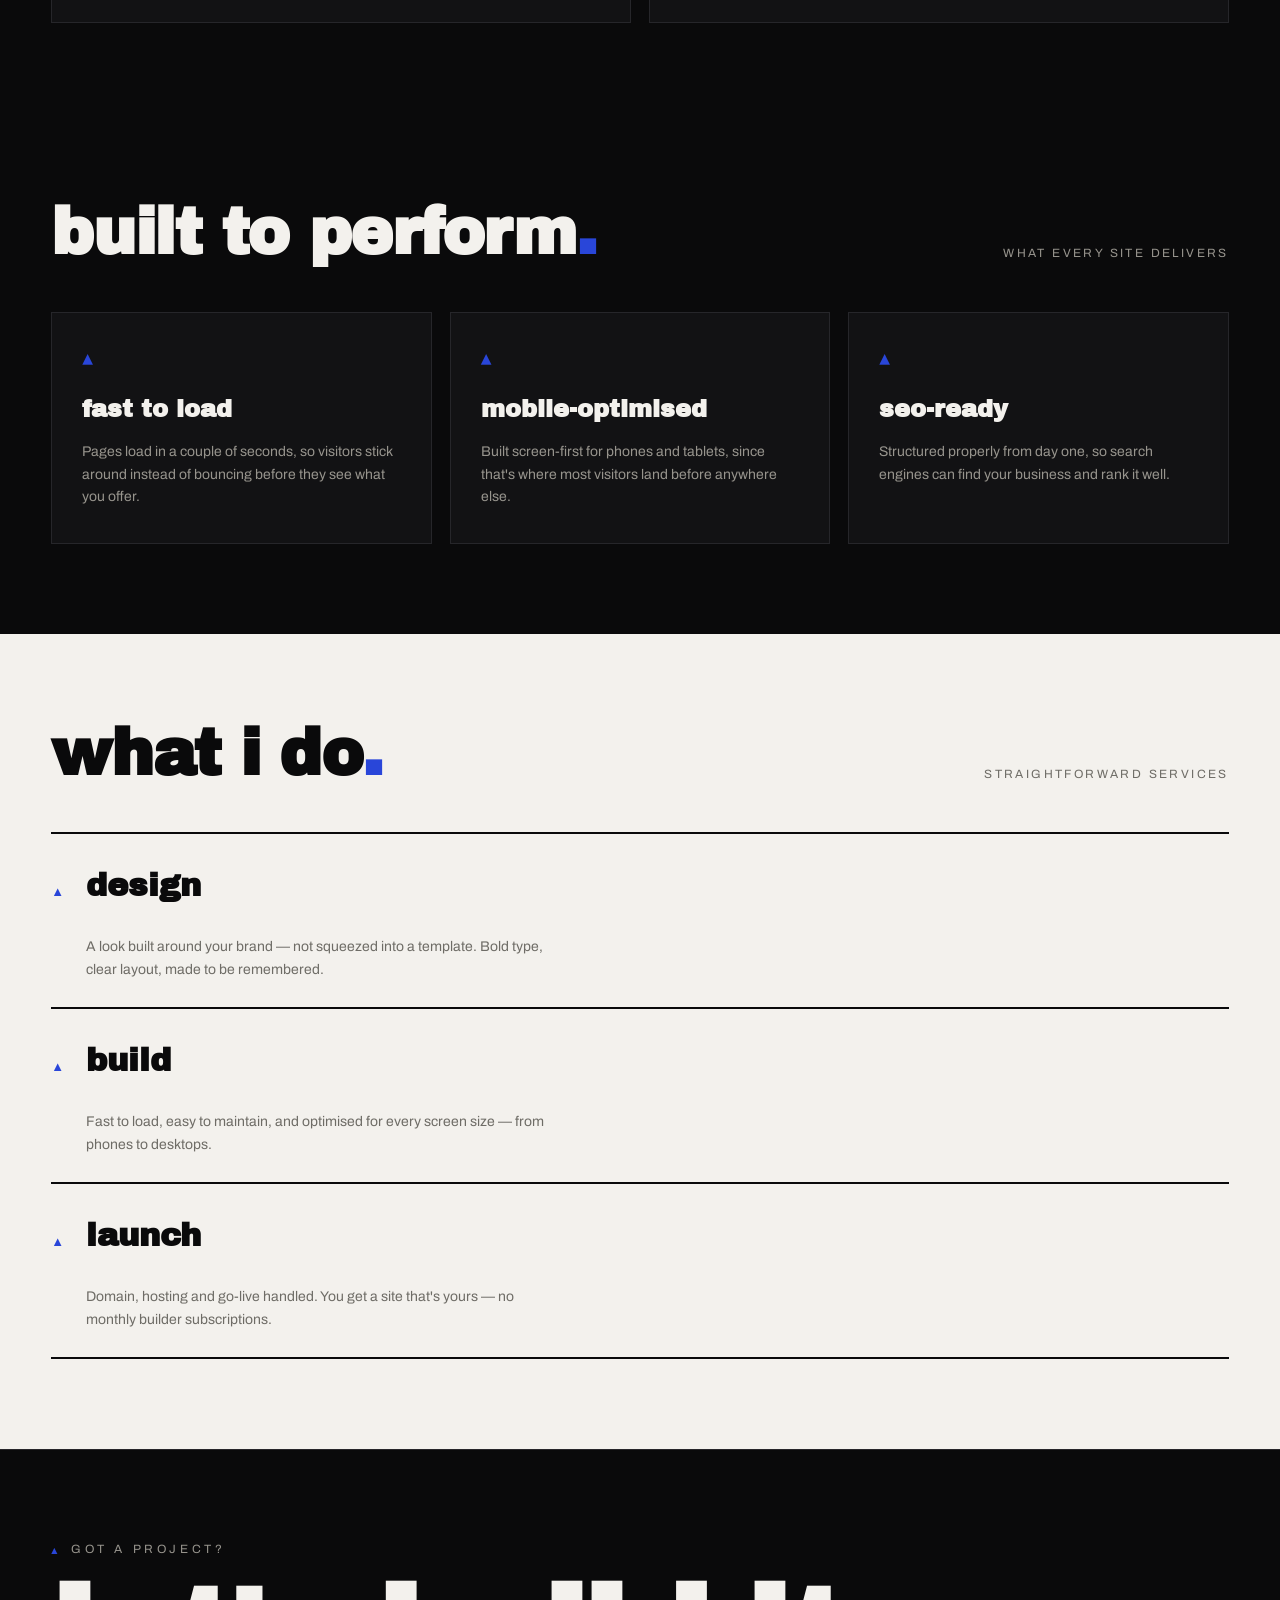
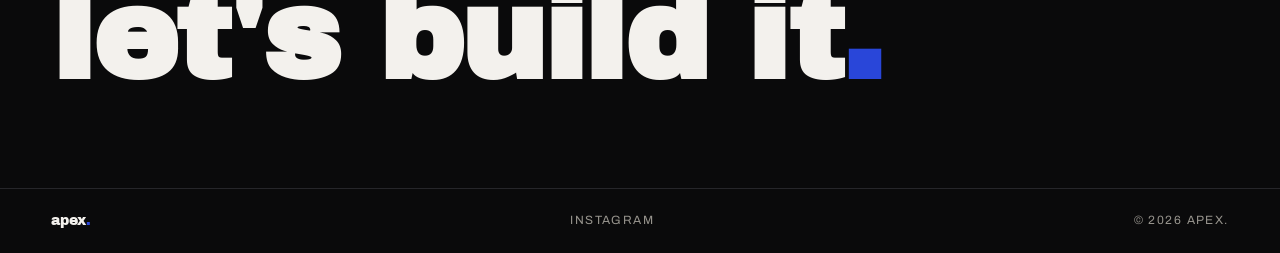
<file: indexApex.html>
<!DOCTYPE html>
<html lang="en">
<head>
<meta charset="UTF-8">
<meta name="viewport" content="width=device-width, initial-scale=1.0">
<title>apex. — websites built sharp</title>
<meta name="description" content="Apex is a web design studio building short, sharp websites that work. See the portfolio and get in touch.">
<link rel="icon" type="image/svg+xml" href="favicon.svg">
<link rel="icon" type="image/png" sizes="32x32" href="favicon-32.png">
<link rel="icon" type="image/png" sizes="16x16" href="favicon-16.png">
<link rel="apple-touch-icon" sizes="180x180" href="apple-touch-icon.png">
<meta property="og:type" content="website">
<meta property="og:title" content="apex. — websites built sharp">
<meta property="og:description" content="Apex is a web design studio building short, sharp websites that work.">
<meta property="og:image" content="https://yourdomain.com/og-image.png">
<meta property="og:url" content="https://yourdomain.com/index.html">
<meta name="twitter:card" content="summary_large_image">
<meta name="twitter:title" content="apex. — websites built sharp">
<meta name="twitter:description" content="Apex is a web design studio building short, sharp websites that work.">
<meta name="twitter:image" content="https://yourdomain.com/og-image.png">
<link rel="preconnect" href="https://fonts.googleapis.com">
<link rel="preconnect" href="https://fonts.gstatic.com" crossorigin>
<link href="https://fonts.googleapis.com/css2?family=Archivo:wght@400;600&family=Archivo+Black&display=swap" rel="stylesheet">
<style>
/* ============================================================
   APEX. — shared styles
   Pages: index.html / portfolio.html / about.html / contact.html
   ============================================================ */
:root{
  --ink:#0a0a0b;           /* background */
  --ink-2:#121214;         /* raised surfaces */
  --line:#26262a;          /* hairlines */
  --paper:#f3f1ed;         /* off-white text */
  --muted:#97948d;
  --accent:#2946d9;        /* the full stop */
  --display:'Archivo Black','Archivo',sans-serif;
  --body:'Archivo',system-ui,sans-serif;
  --pad:clamp(20px,4vw,60px);
}
*{margin:0;padding:0;box-sizing:border-box}
html{scroll-behavior:smooth}
body{
  background:var(--ink);
  color:var(--paper);
  font-family:var(--body);
  font-size:16px;
  line-height:1.65;
  -webkit-font-smoothing:antialiased;
}
img{display:block;width:100%;height:100%;object-fit:cover}
a{color:inherit;text-decoration:none}
.dot{color:var(--accent)}
:focus-visible{outline:2px solid var(--accent);outline-offset:3px}

/* ---------- logo ---------- */
.logo{
  font-family:var(--display);
  font-size:20px;
  letter-spacing:-.02em;
  text-transform:lowercase;
  line-height:1;
}

/* ---------- header ---------- */
header{
  position:fixed;inset:0 0 auto 0;z-index:50;
  display:flex;justify-content:space-between;align-items:center;
  padding:18px var(--pad);
  background:linear-gradient(rgba(10,10,11,.94),rgba(10,10,11,.78) 70%,transparent);
  backdrop-filter:blur(8px);
}
nav{display:flex;gap:30px;font-size:13px;letter-spacing:.14em;text-transform:uppercase;font-weight:600}
nav a{opacity:.8;transition:opacity .2s,color .2s;padding-bottom:4px;border-bottom:2px solid transparent}
nav a:hover,nav a:focus-visible{opacity:1;color:var(--accent)}
nav a[aria-current="page"]{opacity:1;border-bottom-color:var(--accent)}
.nav-toggle{display:none}
@media (max-width:720px){
  nav{display:none}
  .nav-toggle{
    display:block;background:none;border:1.5px solid var(--paper);color:var(--paper);
    font-family:var(--display);font-size:11px;letter-spacing:.14em;text-transform:uppercase;
    padding:9px 14px;cursor:pointer;
  }
  nav.open{
    display:flex;position:fixed;inset:64px 0 auto 0;flex-direction:column;gap:0;
    background:var(--ink);border-bottom:1px solid var(--line);
  }
  nav.open a{padding:18px var(--pad);border-top:1px solid var(--line);border-bottom:0}
}

/* ---------- generic section ---------- */
section{padding:clamp(72px,10vh,130px) var(--pad)}
.eyebrow{
  font-size:12px;letter-spacing:.3em;text-transform:uppercase;
  color:var(--muted);margin-bottom:16px;
}
.eyebrow::before{content:"▲";color:var(--accent);font-size:8px;vertical-align:middle;margin-right:10px}
h1,h2{font-family:var(--display);text-transform:lowercase;line-height:.95;letter-spacing:-.02em}
.section-head{display:flex;justify-content:space-between;align-items:flex-end;gap:20px;flex-wrap:wrap;margin-bottom:48px}
.section-head h2{font-size:clamp(32px,5.5vw,64px)}
.section-head .count{font-size:12px;letter-spacing:.2em;text-transform:uppercase;color:var(--muted)}

/* ---------- hero (home) ---------- */
.hero{
  min-height:100svh;
  display:flex;flex-direction:column;justify-content:flex-end;
  padding:0 var(--pad) clamp(44px,8vh,90px);
  position:relative;overflow:hidden;
}
.hero::before{ /* faint apex peak in the backdrop */
  content:"";position:absolute;inset:auto -10% -12% -10%;height:78%;
  background:linear-gradient(to top right,transparent 49.6%,rgba(243,241,237,.05) 49.6% 50.4%,transparent 50.4%),
             linear-gradient(to top left,transparent 49.6%,rgba(243,241,237,.05) 49.6% 50.4%,transparent 50.4%);
  pointer-events:none;
}
.hero h1{font-size:clamp(64px,17vw,230px)}
.hero h1 .outline{color:transparent;-webkit-text-stroke:2.5px var(--paper)}
.hero-sub{
  margin-top:30px;display:flex;justify-content:space-between;align-items:flex-end;gap:32px;flex-wrap:wrap;
}
.hero-sub p{max-width:46ch;color:var(--muted);font-size:clamp(15px,1.4vw,18px)}
.btn{
  display:inline-block;
  font-family:var(--display);font-size:14px;letter-spacing:.12em;text-transform:uppercase;
  padding:16px 28px;transition:transform .2s ease,background .2s,color .2s;
}
.btn-solid{background:var(--accent);color:var(--ink)}
.btn-solid:hover{background:var(--paper);transform:translateY(-2px)}
.btn-ghost{border:1.5px solid var(--paper);color:var(--paper)}
.btn-ghost:hover{background:var(--accent);border-color:var(--accent);color:var(--ink)}

/* ---------- marquee ---------- */
.marquee{
  border-top:1px solid var(--line);border-bottom:1px solid var(--line);
  overflow:hidden;padding:14px 0;background:var(--ink-2);
}
.marquee-track{
  display:flex;gap:52px;width:max-content;
  animation:scroll 26s linear infinite;
  font-family:var(--display);font-size:13px;letter-spacing:.24em;text-transform:uppercase;color:var(--muted);
}
.marquee-track span::after{content:"▲";color:var(--accent);margin-left:52px;font-size:8px;vertical-align:middle}
@keyframes scroll{to{transform:translateX(-50%)}}

/* ---------- project cards ---------- */
.work-grid{display:grid;grid-template-columns:repeat(2,1fr);gap:18px}
.work-card{
  position:relative;display:block;
  border:1px solid var(--line);background:var(--ink-2);overflow:hidden;
}
.work-card .shot{aspect-ratio:16/10;overflow:hidden}
.work-card .shot img,.work-card .shot .ph{transition:transform .5s ease,filter .4s ease}
.work-card:hover .shot img{transform:scale(1.04)}
.work-card .info{
  display:flex;justify-content:space-between;align-items:baseline;gap:14px;
  padding:18px 20px;border-top:1px solid var(--line);
}
.work-card .info h3{font-family:var(--display);font-size:clamp(17px,2vw,22px);text-transform:lowercase}
.work-card .info span{font-size:11px;letter-spacing:.18em;text-transform:uppercase;color:var(--muted)}
.work-card::after{ /* accent corner on hover */
  content:"";position:absolute;top:0;right:0;width:0;height:0;
  border-top:0 solid var(--accent);border-left:0 solid transparent;
  transition:border-width .25s ease;
}
.work-card:hover::after{border-top-width:22px;border-left-width:22px}
@media (max-width:760px){.work-grid{grid-template-columns:1fr}}

/* placeholder until real screenshots are added */
.ph{
  display:flex;align-items:center;justify-content:center;height:100%;
  color:#3b3b40;font-family:var(--display);font-size:12px;letter-spacing:.2em;text-transform:uppercase;
  background:repeating-linear-gradient(45deg,transparent 0 18px,rgba(243,241,237,.03) 18px 20px),var(--ink-2);
}

/* ---------- light band (services / values) ---------- */
.band-light{background:var(--paper);color:var(--ink)}
.band-light .eyebrow,.band-light .count{color:#6e6c66}
.row-list .row{
  display:grid;grid-template-columns:auto 1fr auto;align-items:baseline;gap:22px;
  padding:26px 0;border-bottom:2px solid var(--ink);
  transition:padding-left .25s ease;
}
.row-list .row:first-child{border-top:2px solid var(--ink)}
.row-list .row:hover{padding-left:14px}
.row-list .num{font-family:var(--display);font-size:13px;color:var(--accent)}
.row-list h3{font-family:var(--display);font-size:clamp(20px,3.2vw,32px);text-transform:lowercase}
.row-list p{grid-column:2;color:#6e6c66;font-size:14px;max-width:60ch}
@media (max-width:640px){
  .row-list .row{grid-template-columns:auto 1fr}
}

/* ---------- big CTA ---------- */
.cta h2{font-size:clamp(46px,10vw,130px)}
.cta h2 a{transition:color .2s}
.cta h2 a:hover{color:var(--accent)}
.cta{border-top:1px solid var(--line)}

/* ---------- page hero (inner pages) ---------- */
.page-hero{padding-top:clamp(140px,22vh,220px);padding-bottom:clamp(40px,6vh,70px)}
.page-hero h1{font-size:clamp(48px,10vw,120px)}
.page-hero p{margin-top:22px;max-width:52ch;color:var(--muted)}

/* ---------- about ---------- */
.about-grid{display:grid;grid-template-columns:1.05fr .95fr;gap:clamp(32px,5vw,72px);align-items:start}
.about-grid .media{aspect-ratio:4/5;border:1px solid var(--line);overflow:hidden}
.about-grid p{color:var(--muted);margin-bottom:16px;max-width:54ch}
.about-grid strong{color:var(--paper)}
.stack{margin-top:34px;display:flex;flex-wrap:wrap;gap:10px}
.stack span{
  border:1px solid var(--line);padding:8px 14px;
  font-size:12px;letter-spacing:.12em;text-transform:uppercase;color:var(--muted);
}
@media (max-width:820px){
  .about-grid{grid-template-columns:1fr}
  .about-grid .media{order:-1;aspect-ratio:16/10}
}

/* ---------- contact ---------- */
.contact-grid{display:grid;grid-template-columns:1fr 1fr;gap:clamp(36px,5vw,80px)}
.contact-info h4{
  font-family:var(--display);font-size:12px;letter-spacing:.22em;text-transform:uppercase;margin-bottom:8px;
}
.contact-info>div{margin-bottom:30px;color:var(--muted);font-size:15px}
.contact-info a:hover{color:var(--accent)}
form{display:grid;gap:22px}
label{
  display:block;font-size:12px;letter-spacing:.18em;text-transform:uppercase;
  color:var(--muted);margin-bottom:8px;
}
input,textarea{
  width:100%;background:transparent;border:0;border-bottom:2px solid var(--line);
  color:var(--paper);font-family:var(--body);font-size:16px;padding:10px 0;
  transition:border-color .2s;
}
input:focus,textarea:focus{outline:none;border-bottom-color:var(--accent)}
textarea{min-height:120px;resize:vertical}
form .btn{border:0;cursor:pointer;justify-self:start}
@media (max-width:760px){.contact-grid{grid-template-columns:1fr}}

/* ---------- footer ---------- */
footer{
  padding:22px var(--pad);border-top:1px solid var(--line);
  display:flex;justify-content:space-between;align-items:center;gap:16px;flex-wrap:wrap;
  font-size:12px;letter-spacing:.12em;text-transform:uppercase;color:var(--muted);
}
footer .logo{font-size:14px;color:var(--paper)}
footer .socials{display:flex;gap:18px}
footer .socials a:hover{color:var(--accent)}

/* ---------- results / guarantees ---------- */
.results-grid{
  display:grid;grid-template-columns:repeat(3,1fr);gap:18px;
}
.result-card{
  border:1px solid var(--line);background:var(--ink-2);
  padding:34px 30px;
}
.result-card .mark{color:var(--accent);font-size:14px;margin-bottom:20px;display:block}
.result-card h3{font-family:var(--display);font-size:clamp(19px,2.4vw,24px);text-transform:lowercase;margin-bottom:12px}
.result-card p{color:var(--muted);font-size:14px;line-height:1.6}
@media (max-width:820px){.results-grid{grid-template-columns:1fr}}

/* ---------- scroll reveal ---------- */
.reveal{opacity:0;transform:translateY(24px);transition:opacity .6s ease,transform .6s ease}
.reveal.in{opacity:1;transform:none}
@media (prefers-reduced-motion:reduce){
  .reveal{opacity:1;transform:none;transition:none}
  .marquee-track{animation:none}
  html{scroll-behavior:auto}
}

</style>
</head>
<body>

<header>
  <a href="index.html" class="logo" aria-label="apex home">apex<span class="dot">.</span></a>
  <button class="nav-toggle" aria-expanded="false" aria-controls="nav" onclick="toggleNav(this)">Menu</button>
  <nav id="nav">
    <a href="index.html" aria-current="page">Home</a>
    <a href="portfolio.html">Portfolio</a>
    <a href="about.html">About</a>
    <a href="contact.html">Contact</a>
  </nav>
</header>

<!-- ===================== HERO ===================== -->
<section class="hero">
  <p class="eyebrow">Web design studio</p>
  <h1>apex<span class="dot">.</span><br><span class="outline">design</span></h1>
  <div class="hero-sub">
    <p>Short, sharp websites that do their job — built for speed, built for mobile, built to be found.</p>
    <a class="btn btn-solid" href="portfolio.html">See the work &rarr;</a>
  </div>
</section>

<!-- ===================== MARQUEE ===================== -->
<div class="marquee" aria-hidden="true">
  <div class="marquee-track">
    <span>Web design</span><span>Development</span><span>Branding</span><span>Landing pages</span><span>Small business sites</span><span>Portfolio sites</span>
    <span>Web design</span><span>Development</span><span>Branding</span><span>Landing pages</span><span>Small business sites</span><span>Portfolio sites</span>
  </div>
</div>

<!-- ===================== FEATURED WORK ===================== -->
<section id="work">
  <div class="section-head reveal">
    <h2>selected work<span class="dot">.</span></h2>
    <a class="count" href="portfolio.html">View all &rarr;</a>
  </div>
  <div class="work-grid">
    <!-- Replace each .ph with a screenshot:
         <img src="images/project-name.jpg" alt="Project name website"> -->
    <a class="work-card reveal" href="https://www.elevatedbeautyni.co.uk/" target="_blank" rel="noopener">
      <div class="shot"><div class="ph">Screenshot 01</div></div>
      <div class="info"><h3>elevated beauty ni</h3><span>Beauty studio — multi-page site &amp; booking</span></div>
    </a>
    <a class="work-card reveal" href="portfolio.html">
      <div class="shot"><div class="ph">Screenshot 02</div></div>
      <div class="info"><h3>j barber studio</h3><span>Barbershop — one-page site</span></div>
    </a>
  </div>
</section>

<!-- ===================== RESULTS ===================== -->
<section id="results">
  <div class="section-head reveal">
    <h2>built to perform<span class="dot">.</span></h2>
    <span class="count">What every site delivers</span>
  </div>
  <div class="results-grid">
    <div class="result-card reveal">
      <span class="mark">&#9650;</span>
      <h3>fast to load</h3>
      <p>Pages load in a couple of seconds, so visitors stick around instead of bouncing before they see what you offer.</p>
    </div>
    <div class="result-card reveal">
      <span class="mark">&#9650;</span>
      <h3>mobile-optimised</h3>
      <p>Built screen-first for phones and tablets, since that's where most visitors land before anywhere else.</p>
    </div>
    <div class="result-card reveal">
      <span class="mark">&#9650;</span>
      <h3>seo-ready</h3>
      <p>Structured properly from day one, so search engines can find your business and rank it well.</p>
    </div>
  </div>
</section>

<!-- ===================== WHAT I DO ===================== -->
<section class="band-light">
  <div class="section-head reveal">
    <h2>what i do<span class="dot">.</span></h2>
    <span class="count">Straightforward services</span>
  </div>
  <div class="row-list">
    <div class="row reveal">
      <span class="num">▲</span>
      <h3>design</h3>
      <p>A look built around your brand — not squeezed into a template. Bold type, clear layout, made to be remembered.</p>
    </div>
    <div class="row reveal">
      <span class="num">▲</span>
      <h3>build</h3>
      <p>Fast to load, easy to maintain, and optimised for every screen size — from phones to desktops.</p>
    </div>
    <div class="row reveal">
      <span class="num">▲</span>
      <h3>launch</h3>
      <p>Domain, hosting and go-live handled. You get a site that's yours — no monthly builder subscriptions.</p>
    </div>
  </div>
</section>

<!-- ===================== CTA ===================== -->
<section class="cta">
  <p class="eyebrow reveal">Got a project?</p>
  <h2 class="reveal"><a href="contact.html">let's build it<span class="dot">.</span></a></h2>
</section>

<footer>
  <a href="index.html" class="logo">apex<span class="dot">.</span></a>
  <div class="socials">
    <a href="https://instagram.com/" target="_blank" rel="noopener">Instagram</a>
  </div>
  <span>&copy; 2026 apex.</span>
</footer>

<script>
// ============================================================
// APEX. — shared script (nav toggle + scroll reveal)
// ============================================================

// Scroll-reveal
const io = new IntersectionObserver(entries => {
  entries.forEach(e => {
    if (e.isIntersecting) { e.target.classList.add('in'); io.unobserve(e.target); }
  });
}, { threshold: 0.15 });
document.querySelectorAll('.reveal').forEach(el => io.observe(el));

// Mobile nav
function toggleNav(btn) {
  const nav = document.getElementById('nav');
  const open = nav.classList.toggle('open');
  btn.setAttribute('aria-expanded', open);
}
document.querySelectorAll('#nav a').forEach(a => a.addEventListener('click', () => {
  document.getElementById('nav').classList.remove('open');
  const t = document.querySelector('.nav-toggle');
  if (t) t.setAttribute('aria-expanded', 'false');
}));

</script>
</body>
</html>
</file>
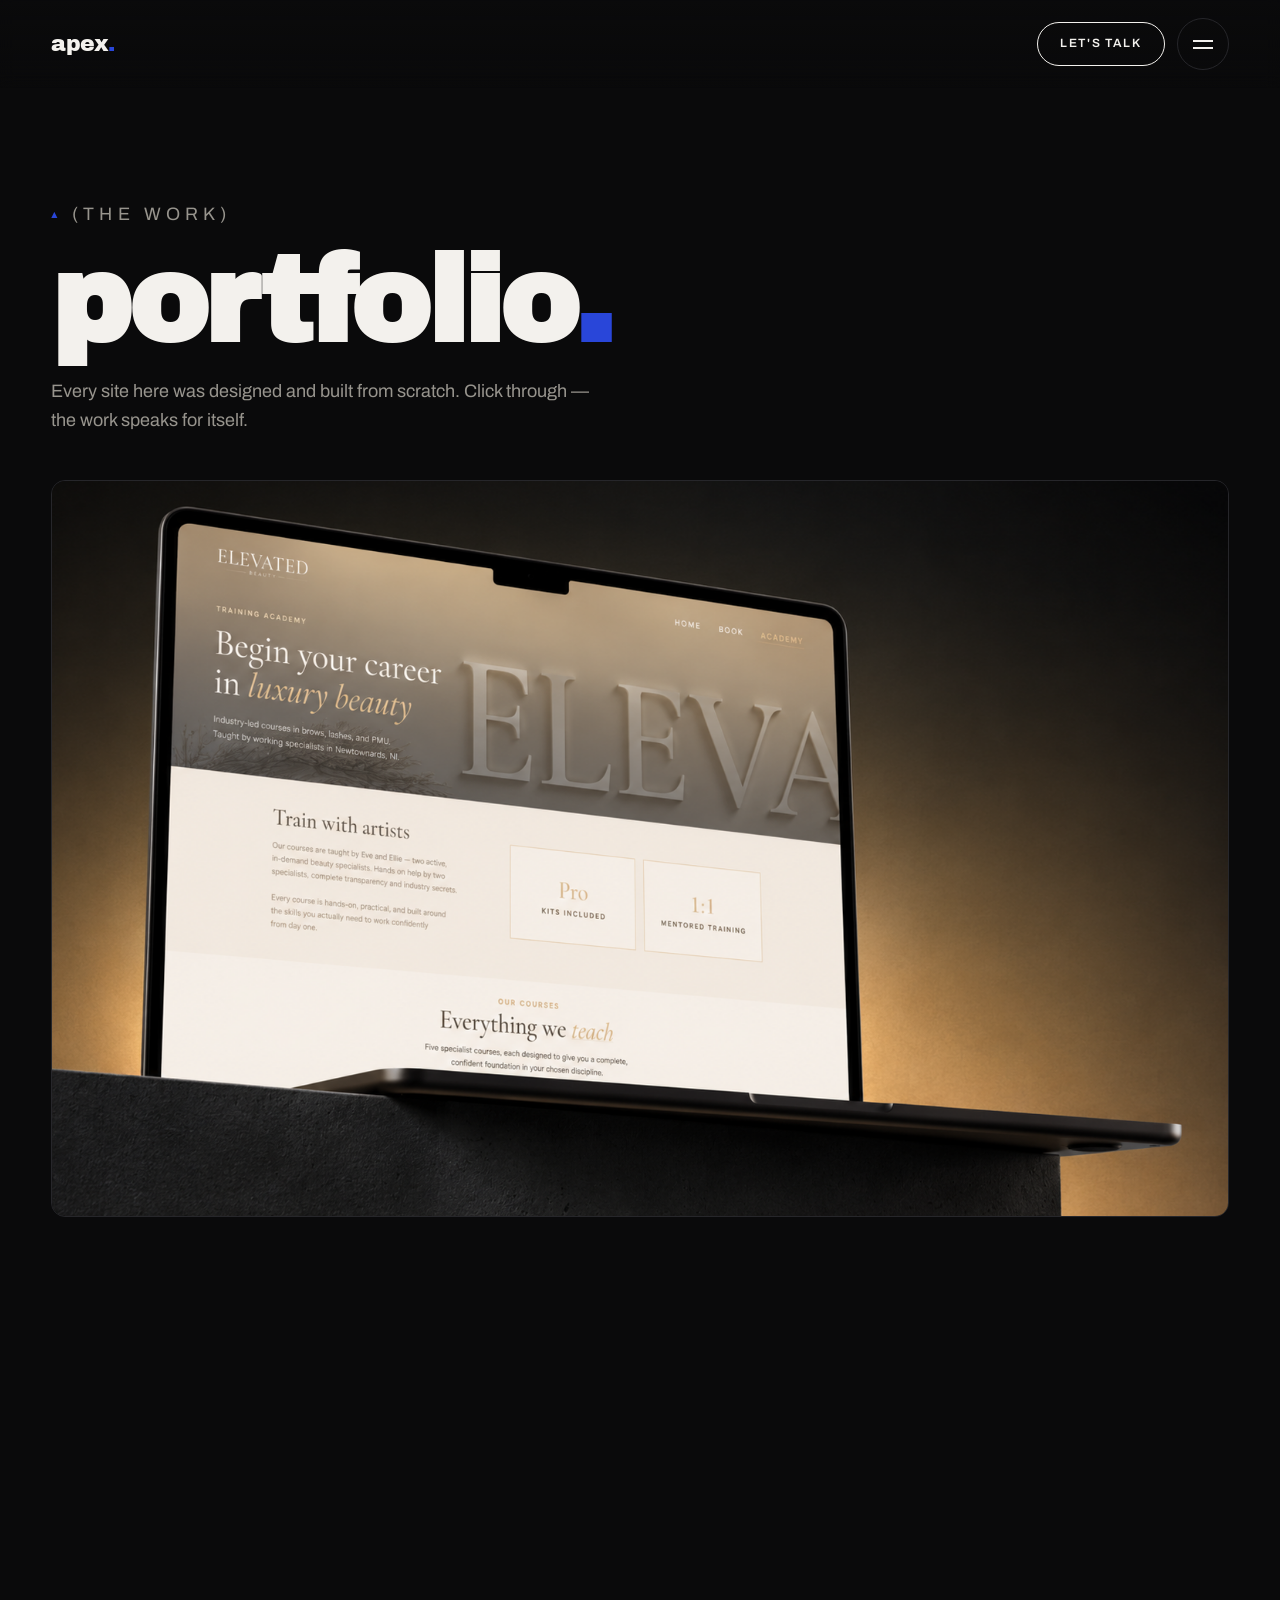
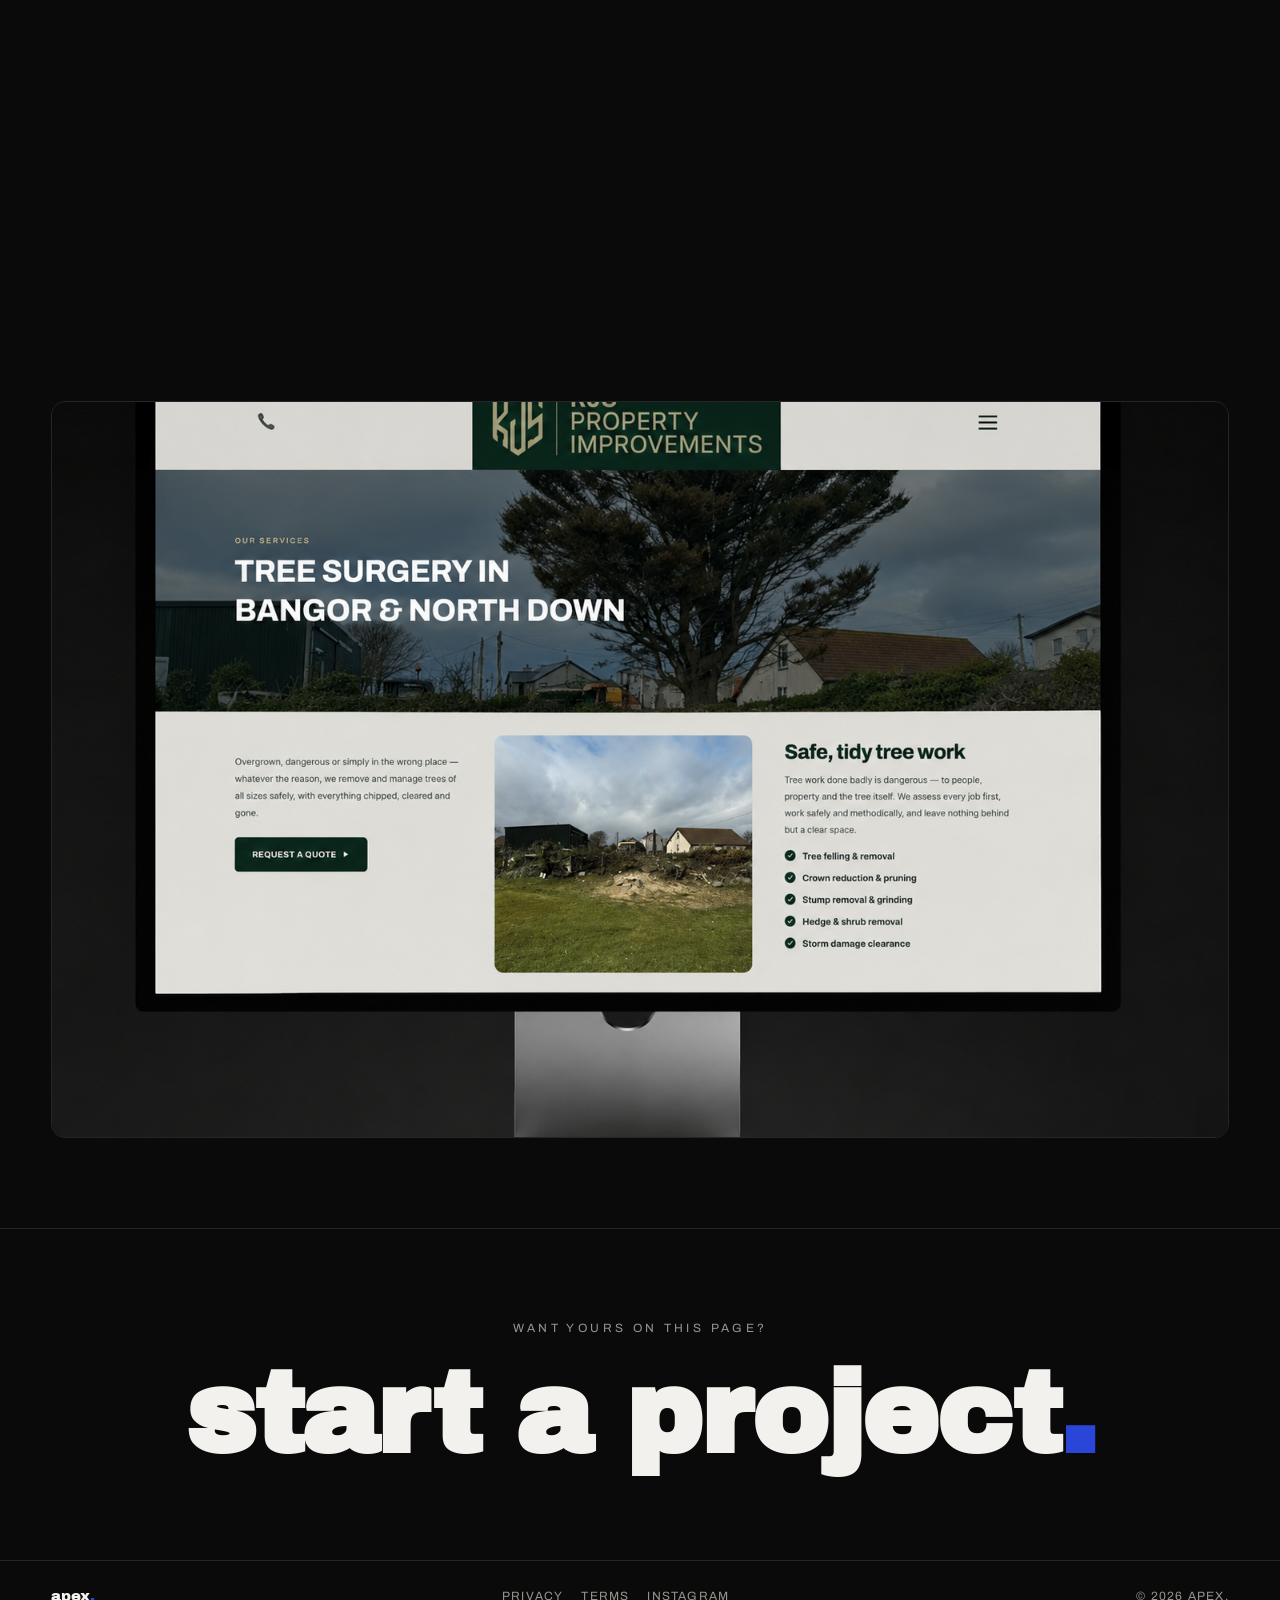
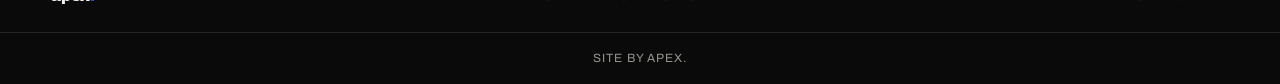
<file: portfolio.html>
<!DOCTYPE html>
<html lang="en">
<head>
<meta charset="UTF-8">
<meta name="viewport" content="width=device-width, initial-scale=1.0">
<title>Portfolio — Web Design Northern Ireland | apex.</title>
<meta name="description" content="Websites designed and built by Apex — a web design studio serving Belfast, North Down, Northern Ireland and clients across the UK.">
<link rel="canonical" href="https://apexdesignni.co.uk/portfolio.html">
<link rel="icon" type="image/svg+xml" href="favicon.svg">
<link rel="icon" type="image/png" sizes="32x32" href="favicon-32.png">
<link rel="icon" type="image/png" sizes="16x16" href="favicon-16.png">
<link rel="apple-touch-icon" sizes="180x180" href="apple-touch-icon.png">
<meta property="og:type" content="website">
<meta property="og:title" content="Portfolio — Web Design Northern Ireland | apex.">
<meta property="og:description" content="Websites designed and built by Apex — a web design studio serving Belfast, North Down, Northern Ireland and clients across the UK.">
<meta property="og:image" content="https://apexdesignni.co.uk/og-image.png">
<meta property="og:url" content="https://apexdesignni.co.uk/portfolio.html">
<meta name="twitter:card" content="summary_large_image">
<meta name="twitter:title" content="Portfolio — Web Design Northern Ireland | apex.">
<meta name="twitter:description" content="Websites designed and built by Apex — a web design studio serving Belfast, North Down, Northern Ireland and clients across the UK.">
<meta name="twitter:image" content="https://apexdesignni.co.uk/og-image.png">
<link rel="preconnect" href="https://fonts.googleapis.com">
<link rel="preconnect" href="https://fonts.gstatic.com" crossorigin>
<link href="https://fonts.googleapis.com/css2?family=Archivo:wght@400;500;600;700&family=Archivo+Black&display=swap" rel="stylesheet">
<style>
:root{
  --ink:#0a0a0b; --ink-2:#121214; --ink-3:#1a1a1e;
  --line:#26262a; --paper:#f3f1ed; --muted:#97948d;
  --accent:#2946d9;
  --display:'Archivo Black','Archivo',sans-serif;
  --body:'Archivo',system-ui,sans-serif;
  --pad:clamp(20px,4vw,60px);
}
*{margin:0;padding:0;box-sizing:border-box}
html{scroll-behavior:smooth}
body{background:var(--ink);color:var(--paper);font-family:var(--body);font-size:16px;line-height:1.6;-webkit-font-smoothing:antialiased;overflow-x:hidden}
img{display:block;max-width:100%}
a{color:inherit;text-decoration:none}
.dot{color:var(--accent)}
:focus-visible{outline:2px solid var(--accent);outline-offset:3px}

/* LOADER */
#loader{position:fixed;inset:0;z-index:200;background:var(--ink);display:flex;align-items:center;justify-content:center;transition:transform .8s cubic-bezier(.76,0,.24,1)}
#loader.done{transform:translateY(-100%)}
#loader .load-word{font-family:var(--display);font-size:clamp(48px,13vw,120px);color:var(--paper);letter-spacing:-.03em;text-transform:lowercase;transform:translateY(20px);opacity:0;animation:loadIn .7s cubic-bezier(.2,.8,.2,1) forwards}
@keyframes loadIn{to{transform:translateY(0);opacity:1}}
.no-scroll{overflow:hidden;height:100vh}

/* HEADER */
header{position:fixed;inset:0 0 auto 0;z-index:90;display:flex;justify-content:space-between;align-items:center;padding:18px var(--pad);background:linear-gradient(rgba(10,10,11,.9),rgba(10,10,11,.6) 70%,transparent);backdrop-filter:blur(8px)}
.logo{font-family:var(--display);font-size:22px;letter-spacing:-.02em;text-transform:lowercase;line-height:1}
.header-right{display:flex;align-items:center;gap:12px}
.lets-talk{border:1.5px solid var(--paper);border-radius:100px;padding:11px 22px;font-size:12px;letter-spacing:.14em;text-transform:uppercase;font-weight:600;transition:background .25s,border-color .25s}
.lets-talk:hover{background:var(--accent);border-color:var(--accent)}
.menu-btn{width:52px;height:52px;border:1.5px solid var(--line);border-radius:100px;background:transparent;cursor:pointer;display:flex;align-items:center;justify-content:center;gap:5px;flex-direction:column;transition:border-color .25s}
.menu-btn:hover{border-color:var(--paper)}
.menu-btn span{width:20px;height:2px;background:var(--paper)}

/* OVERLAY MENU */
#overlay-menu{position:fixed;inset:0;z-index:100;background:var(--ink);display:flex;flex-direction:column;justify-content:center;padding:0 var(--pad);clip-path:inset(0 0 100% 0);transition:clip-path .6s cubic-bezier(.76,0,.24,1);pointer-events:none}
#overlay-menu.open{clip-path:inset(0 0 0 0);pointer-events:auto}
.menu-top{position:absolute;top:0;left:0;right:0;display:flex;justify-content:space-between;align-items:center;padding:18px var(--pad)}
.menu-close{width:52px;height:52px;border:1.5px solid var(--line);border-radius:100px;background:transparent;cursor:pointer;color:var(--paper);font-size:22px;line-height:1}
.menu-links{display:flex;flex-direction:column;gap:6px}
.menu-links a{font-family:var(--display);font-size:clamp(40px,10vw,96px);line-height:1.05;text-transform:uppercase;letter-spacing:-.02em;color:var(--muted);transition:color .25s,padding-left .3s;width:fit-content}
.menu-links a:hover,.menu-links a[aria-current="page"]{color:var(--paper)}
.menu-links a:hover{padding-left:20px}
.menu-foot{position:absolute;bottom:36px;left:var(--pad);right:var(--pad);display:flex;justify-content:space-between;gap:20px;flex-wrap:wrap;font-size:13px;color:var(--muted)}
.menu-foot a:hover{color:var(--accent)}

/* SHARED SECTION BITS */
section{padding:clamp(70px,10vh,130px) var(--pad)}
.eyebrow{font-size:12px;letter-spacing:.28em;text-transform:uppercase;color:var(--muted);margin-bottom:18px}
.eyebrow::before{content:"\25B2";color:var(--accent);font-size:8px;vertical-align:middle;margin-right:10px}
.page-hero{padding-top:clamp(130px,20vh,200px);padding-bottom:clamp(30px,5vh,56px)}
.page-hero h1{font-family:var(--display);font-size:clamp(44px,11vw,120px);line-height:.92;text-transform:lowercase;letter-spacing:-.03em}
.page-hero p{margin-top:20px;max-width:54ch;color:var(--muted);font-size:clamp(15px,1.5vw,18px)}
.btn-pill{display:inline-flex;align-items:center;gap:14px;border:1.5px solid var(--accent);border-radius:100px;padding:18px 32px;font-family:var(--display);font-size:clamp(14px,1.6vw,18px);text-transform:uppercase;transition:background .3s,transform .3s}
.btn-pill:hover{background:var(--accent);transform:translateY(-3px)}

/* HERO (home) */
.hero{min-height:100svh;display:flex;flex-direction:column;justify-content:space-between;padding:120px var(--pad) clamp(36px,6vh,64px)}
.status{display:flex;align-items:center;gap:12px;font-size:13px}
.status .pulse{width:10px;height:10px;border-radius:50%;background:var(--accent);position:relative}
.status .pulse::after{content:"";position:absolute;inset:-4px;border-radius:50%;border:1px solid var(--accent);animation:pulse 2s ease-out infinite}
@keyframes pulse{0%{transform:scale(.8);opacity:1}100%{transform:scale(2.2);opacity:0}}
.status b{font-weight:700}
.status small{display:block;color:var(--muted);font-size:11px;letter-spacing:.16em;text-transform:uppercase;margin-top:2px}
.hero-statement{font-family:var(--display);font-size:clamp(34px,6.2vw,86px);line-height:1.04;letter-spacing:-.02em;max-width:16ch}
.hero-statement .dim{color:var(--ink-3)}
.hero-statement .lit{color:var(--paper)}
.hero-bottom{display:flex;justify-content:space-between;align-items:flex-end;gap:32px;flex-wrap:wrap}
.hero-sub{max-width:44ch;color:var(--muted);font-size:clamp(15px,1.4vw,17px)}

/* SERVICES ACCORDION */
.svc-head{font-family:var(--display);font-size:clamp(44px,12vw,140px);line-height:.92;text-transform:uppercase;letter-spacing:-.03em;margin-bottom:clamp(36px,6vh,66px)}
.svc-list{border-top:1px solid var(--line)}
.svc-item{border-bottom:1px solid var(--line)}
.svc-trigger{width:100%;background:transparent;border:0;cursor:pointer;color:var(--paper);display:grid;grid-template-columns:auto 1fr auto;align-items:center;gap:22px;padding:clamp(22px,3.2vh,36px) 0;text-align:left;transition:padding-left .3s}
.svc-item:hover .svc-trigger,.svc-item.open .svc-trigger{padding-left:10px}
.svc-num{font-family:var(--display);font-size:15px;color:var(--muted)}
.svc-item.open .svc-num{color:var(--paper)}
.svc-title{font-family:var(--display);font-size:clamp(22px,4.2vw,42px);line-height:1}
.svc-toggle{position:relative;width:26px;height:26px;flex-shrink:0}
.svc-toggle::before,.svc-toggle::after{content:"";position:absolute;background:var(--accent);transition:transform .3s}
.svc-toggle::before{top:50%;left:0;width:100%;height:2px;transform:translateY(-50%)}
.svc-toggle::after{left:50%;top:0;width:2px;height:100%;transform:translateX(-50%)}
.svc-item.open .svc-toggle::after{transform:translateX(-50%) scaleY(0)}
.svc-panel{max-height:0;overflow:hidden;transition:max-height .45s cubic-bezier(.4,0,.2,1)}
.svc-panel-inner{padding:0 0 clamp(26px,4vh,42px) 46px;display:grid;grid-template-columns:1fr 1fr;gap:clamp(22px,4vw,52px);align-items:start}
.svc-desc{color:var(--muted);font-size:clamp(15px,1.5vw,18px);max-width:42ch;margin-bottom:22px}
.tags{display:flex;flex-wrap:wrap;gap:10px}
.tags span{border:1px solid var(--line);border-radius:100px;padding:9px 18px;font-size:13px;transition:border-color .2s}
.tags span:hover{border-color:var(--accent)}
.svc-visual{aspect-ratio:16/11;border-radius:14px;background:var(--ink-2);border:1px solid var(--line);overflow:hidden}
.svc-visual img{width:100%;height:100%;object-fit:cover;display:block}
@media (max-width:760px){.svc-panel-inner{grid-template-columns:1fr;padding-left:0}.svc-visual{order:-1}}

/* WORK CARDS */
.work-top{display:flex;justify-content:space-between;align-items:flex-end;gap:20px;flex-wrap:wrap;margin-bottom:clamp(32px,5vh,56px)}
.work-top h2{font-family:var(--display);font-size:clamp(38px,7vw,78px);text-transform:lowercase;line-height:.95;letter-spacing:-.02em}
.view{font-size:13px;letter-spacing:.16em;text-transform:uppercase;color:var(--muted);transition:color .2s}
.view:hover{color:var(--accent)}
.work-grid{display:grid;grid-template-columns:1fr;gap:24px}
.work-card{position:relative;display:block;border:1px solid var(--line);border-radius:14px;overflow:hidden;background:var(--ink-2)}
.work-card .shot{aspect-ratio:16/10;overflow:hidden;display:flex;align-items:center;justify-content:center}
.work-card .shot img{width:100%;height:100%;object-fit:cover;transition:transform .5s ease}
.work-card:hover .shot img{transform:scale(1.04)}
.work-card .info{position:absolute;left:0;right:0;bottom:0;display:flex;justify-content:space-between;align-items:flex-end;gap:14px;padding:32px 22px 20px;background:linear-gradient(to top,rgba(10,10,11,.94),rgba(10,10,11,.7) 55%,transparent);opacity:0;transform:translateY(12px);transition:opacity .35s,transform .35s}
.work-card:hover .info,.work-card.show-info .info{opacity:1;transform:none}
.work-card .info h3{font-family:var(--display);font-size:clamp(18px,2.4vw,26px)}
.work-card .info span{font-size:11px;letter-spacing:.16em;text-transform:uppercase;color:var(--muted);text-align:right}

/* NUMBERS */
.numbers-head{font-family:var(--display);font-size:clamp(38px,9vw,108px);text-transform:uppercase;line-height:.92;letter-spacing:-.03em;margin-bottom:clamp(36px,6vh,66px)}
.numbers-grid{display:grid;grid-template-columns:repeat(3,1fr);gap:clamp(26px,4vw,52px)}
.num-item .figure{font-family:var(--display);font-size:clamp(40px,6.5vw,82px);line-height:1;letter-spacing:-.02em}
.num-item .figure .unit{color:var(--accent);font-size:.5em;vertical-align:super;margin-left:2px}
.num-item .label{margin-top:14px;color:var(--muted);font-size:clamp(14px,1.4vw,16px);max-width:26ch}
.numbers-source{margin-top:clamp(32px,5vh,52px);padding-top:22px;border-top:1px solid var(--line);font-size:12px;color:var(--muted)}
@media (max-width:720px){.numbers-grid{grid-template-columns:1fr;gap:34px}}

/* ABOUT */
.about-grid{display:grid;grid-template-columns:1.05fr .95fr;gap:clamp(30px,5vw,70px);align-items:start}
.about-grid p{color:var(--muted);margin-bottom:18px;max-width:56ch;font-size:clamp(15px,1.5vw,17px)}
.about-grid strong{color:var(--paper)}
.about-media{aspect-ratio:4/5;border:1px solid var(--line);border-radius:14px;overflow:hidden}
.about-media img{width:100%;height:100%;object-fit:cover}
.stack{margin-top:32px;display:flex;flex-wrap:wrap;gap:10px}
@media (max-width:820px){.about-grid{grid-template-columns:1fr}.about-media{order:-1;aspect-ratio:16/10}}

/* PROCESS ROWS */
.row-list{border-top:1px solid var(--line)}
.row-list .row{display:grid;grid-template-columns:auto 1fr;align-items:baseline;gap:22px;padding:26px 0;border-bottom:1px solid var(--line);transition:padding-left .25s}
.row-list .row:hover{padding-left:12px}
.row-list .num{font-family:var(--display);font-size:14px;color:var(--accent)}
.row-list h3{font-family:var(--display);font-size:clamp(20px,3.2vw,32px);text-transform:lowercase;margin-bottom:8px}
.row-list p{color:var(--muted);font-size:15px;max-width:60ch}

/* CONTACT */
.contact-grid{display:grid;grid-template-columns:1fr 1fr;gap:clamp(34px,5vw,76px)}
.contact-info>div{margin-bottom:30px}
.contact-info h4{font-family:var(--display);font-size:12px;letter-spacing:.22em;text-transform:uppercase;margin-bottom:8px}
.contact-info p{color:var(--muted);font-size:15px}
.contact-info a{transition:color .2s}
.contact-info a:hover{color:var(--accent)}
form{display:grid;gap:22px}
label{display:block;font-size:12px;letter-spacing:.18em;text-transform:uppercase;color:var(--muted);margin-bottom:8px}
input,textarea{width:100%;background:transparent;border:0;border-bottom:2px solid var(--line);color:var(--paper);font-family:var(--body);font-size:16px;padding:10px 0;transition:border-color .2s}
input:focus,textarea:focus{outline:none;border-bottom-color:var(--accent)}
textarea{min-height:120px;resize:vertical}
form button{border:1.5px solid var(--accent);border-radius:100px;background:transparent;color:var(--paper);cursor:pointer;padding:18px 32px;font-family:var(--display);font-size:15px;text-transform:uppercase;justify-self:start;transition:background .3s,transform .3s}
form button:hover{background:var(--accent);transform:translateY(-3px)}
form button:disabled{opacity:.6;cursor:wait}
@media (max-width:760px){.contact-grid{grid-template-columns:1fr}}

/* LEGAL PAGES */
.legal{max-width:70ch}
.legal .updated{font-size:12px;letter-spacing:.2em;text-transform:uppercase;color:var(--muted);margin-bottom:40px}
.legal h2{font-family:var(--display);font-size:clamp(20px,2.6vw,26px);margin:44px 0 14px;line-height:1.2}
.legal h2 .n{color:var(--accent);margin-right:10px}
.legal p{color:var(--muted);margin-bottom:14px;font-size:clamp(15px,1.5vw,17px)}
.legal ul{margin:0 0 16px 20px;color:var(--muted)}
.legal li{margin-bottom:8px;font-size:clamp(15px,1.5vw,17px)}
.legal a{color:var(--paper);border-bottom:1px solid var(--accent)}
.legal a:hover{color:var(--accent)}
.legal strong{color:var(--paper)}

/* ARROW ICONS (SVG, not emoji glyphs) */
.ico{width:1em;height:1em;fill:none;stroke:currentColor;stroke-width:2;stroke-linecap:round;stroke-linejoin:round;flex-shrink:0}
.btn-pill .ico{stroke:var(--accent);transition:stroke .3s,transform .3s}
.btn-pill:hover .ico{stroke:var(--paper);transform:translate(3px,-3px)}
.view{display:inline-flex;align-items:center;gap:8px}
.view .ico{stroke:var(--accent);width:.95em;height:.95em;transition:transform .25s}
.view:hover .ico{transform:translateX(4px)}
.inline-link{display:inline-flex;align-items:center;gap:7px}
.inline-link .ico{stroke:var(--accent);width:.9em;height:.9em;transition:transform .25s}
.inline-link:hover .ico{transform:translate(2px,-2px)}
form button .ico{stroke:var(--accent);transition:stroke .3s,transform .3s}
form button:hover .ico{stroke:var(--paper);transform:translateX(4px)}
.trend{width:.44em;height:.44em;fill:none;stroke:var(--accent);stroke-width:2.6;stroke-linecap:round;stroke-linejoin:round;vertical-align:super;margin-left:4px}

/* CTA STRIP */
.cta-strip{border-top:1px solid var(--line);text-align:center}
.cta-strip .peak-line{font-size:12px;letter-spacing:.28em;text-transform:uppercase;color:var(--muted);margin-bottom:22px}
.cta-strip h2{font-family:var(--display);font-size:clamp(38px,9vw,116px);line-height:.95;text-transform:lowercase;letter-spacing:-.02em}
.cta-strip h2 a{transition:color .25s}
.cta-strip h2 a:hover{color:var(--accent)}

/* FOOTER */
footer{padding:26px var(--pad);border-top:1px solid var(--line);display:flex;justify-content:space-between;align-items:center;gap:16px;flex-wrap:wrap;font-size:12px;letter-spacing:.1em;text-transform:uppercase;color:var(--muted)}
footer .logo{font-size:15px;color:var(--paper)}
footer nav{display:flex;gap:18px;flex-wrap:wrap}
footer a:hover{color:var(--accent)}
.site-credit{border-top:1px solid var(--line);padding:16px var(--pad);text-align:center;font-size:12px;letter-spacing:.08em;text-transform:uppercase;color:var(--muted)}
.site-credit a:hover{color:var(--accent)}

/* REVEAL */
.reveal{opacity:0;transform:translateY(28px);transition:opacity .7s ease,transform .7s ease}
.reveal.in{opacity:1;transform:none}
.reveal.d1{transition-delay:.08s}.reveal.d2{transition-delay:.16s}.reveal.d3{transition-delay:.24s}

@media (prefers-reduced-motion:reduce){
  *{animation:none!important;transition:none!important}
  .reveal{opacity:1;transform:none}
  #loader{display:none}
}
@media (max-width:640px){.lets-talk{display:none}.hero-bottom{flex-direction:column;align-items:flex-start}.btn-pill{width:100%;justify-content:space-between}}
</style>
<script type="application/ld+json">
{
  "@context": "https://schema.org",
  "@type": "ProfessionalService",
  "name": "apex.",
  "description": "Web design studio building fast, mobile-optimised websites for emerging businesses.",
  "url": "https://apexdesignni.co.uk/portfolio.html",
  "email": "apexdesignni@gmail.com",
  "areaServed": [
    {"@type":"Place","name":"Northern Ireland"},
    {"@type":"Place","name":"Belfast"},
    {"@type":"Place","name":"North Down"},
    {"@type":"Place","name":"United Kingdom"}
  ]
}
</script>
</head>
<body class="no-scroll">

<div id="loader"><div class="load-word">apex<span class="dot">.</span></div></div>

<header>
  <a href="index.html" class="logo">apex<span class="dot">.</span></a>
  <div class="header-right">
    <a href="contact.html" class="lets-talk">Let's talk</a>
    <button class="menu-btn" id="menuOpen" aria-label="Open menu"><span></span><span></span></button>
  </div>
</header>

<nav id="overlay-menu" aria-hidden="true">
  <div class="menu-top">
    <a href="index.html" class="logo">apex<span class="dot">.</span></a>
    <button class="menu-close" id="menuClose" aria-label="Close menu">&times;</button>
  </div>
  <div class="menu-links">
    <a href="index.html">Home</a>
    <a href="portfolio.html" aria-current="page">Work</a>
    <a href="about.html">About</a>
    <a href="contact.html">Contact</a>
  </div>
  <div class="menu-foot">
    <a href="mailto:apexdesignni@gmail.com">apexdesignni@gmail.com</a>
    <a href="https://www.instagram.com/apexdesignni/" target="_blank" rel="noopener" class="inline-link">Instagram <svg class="ico" viewBox="0 0 24 24" aria-hidden="true"><path d="M7 17 17 7M9 7h8v8"/></svg></a>
  </div>
</nav>

<section class="page-hero">
  <p class="eyebrow reveal">(The work)</p>
  <h1 class="reveal">portfolio<span class="dot">.</span></h1>
  <p class="reveal">Every site here was designed and built from scratch. Click through &mdash; the work speaks for itself.</p>
</section>

<section style="padding-top:0">
  <div class="work-grid">
    <a class="work-card reveal" href="https://www.elevatedbeautyni.co.uk/" target="_blank" rel="noopener">
      <div class="shot"><img src="images/elevated-placeholder.png" alt="Elevated Beauty NI website"></div>
      <div class="info"><h3>Elevated Beauty NI</h3><span>Beauty studio<br>Multi-page &amp; booking</span></div>
    </a>
    <a class="work-card reveal" href="https://jakesloan2.github.io/rock-homes/index.html" target="_blank" rel="noopener">
      <div class="shot"><img src="images/rock-placeholder.png" alt="Rock Homes website"></div>
      <div class="info"><h3>Rock Homes</h3><span>Residential<br>Property developer</span></div>
    </a>
    <a class="work-card reveal" href="https://jakesloan2.github.io/rjs-property-improvements/" target="_blank" rel="noopener">
      <div class="shot"><img src="images/rjs-placeholder.png" alt="RJS Property Improvements website"></div>
      <div class="info"><h3>RJS Property Improvements</h3><span>Gardening<br>&amp; tree surgery</span></div>
    </a>
  </div>
</section>

<section class="cta-strip">
  <p class="peak-line reveal">Want yours on this page?</p>
  <h2 class="reveal d1"><a href="contact.html">start a project<span class="dot">.</span></a></h2>
</section>

<footer>
  <a href="index.html" class="logo">apex<span class="dot">.</span></a>
  <nav>
    <a href="privacy.html">Privacy</a>
    <a href="terms.html">Terms</a>
    <a href="https://www.instagram.com/apexdesignni/" target="_blank" rel="noopener">Instagram</a>
  </nav>
  <span>&copy; 2026 apex.</span>
</footer>
<div class="site-credit"><a href="index.html">Site by apex.</a></div>

<script>
// Loader
window.addEventListener('load', () => {
  setTimeout(() => {
    const l = document.getElementById('loader');
    if (l) l.classList.add('done');
    document.body.classList.remove('no-scroll');
    startReveals();
  }, 1200);
});

// Scroll reveal
function startReveals(){
  const io = new IntersectionObserver(es => {
    es.forEach(e => { if(e.isIntersecting){ e.target.classList.add('in'); io.unobserve(e.target); } });
  }, { threshold:.15 });
  document.querySelectorAll('.reveal').forEach(el => io.observe(el));
}

// Overlay menu
const menu = document.getElementById('overlay-menu');
const openBtn = document.getElementById('menuOpen');
const closeBtn = document.getElementById('menuClose');
if(openBtn) openBtn.onclick = () => { menu.classList.add('open'); menu.setAttribute('aria-hidden','false'); };
if(closeBtn) closeBtn.onclick = () => { menu.classList.remove('open'); menu.setAttribute('aria-hidden','true'); };
document.querySelectorAll('#overlay-menu a').forEach(a => a.addEventListener('click', () => menu.classList.remove('open')));

// Work cards: reveal names on scroll (touch devices)
if (window.matchMedia('(hover: none)').matches) {
  const co = new IntersectionObserver(es => {
    es.forEach(e => e.target.classList.toggle('show-info', e.isIntersecting));
  }, { threshold:.5 });
  document.querySelectorAll('.work-card').forEach(c => co.observe(c));
}

// Services accordion
document.querySelectorAll('.svc-trigger').forEach(btn => {
  btn.addEventListener('click', () => {
    const item = btn.closest('.svc-item');
    const panel = item.querySelector('.svc-panel');
    const wasOpen = item.classList.contains('open');
    document.querySelectorAll('.svc-item').forEach(i => {
      i.classList.remove('open');
      i.querySelector('.svc-panel').style.maxHeight = null;
      i.querySelector('.svc-trigger').setAttribute('aria-expanded','false');
    });
    if(!wasOpen){
      item.classList.add('open');
      panel.style.maxHeight = panel.scrollHeight + 'px';
      btn.setAttribute('aria-expanded','true');
    }
  });
});
window.addEventListener('load', () => {
  const f = document.querySelector('.svc-item.open .svc-panel');
  if(f) f.style.maxHeight = f.scrollHeight + 'px';
});
</script>
</body>
</html>
</file>
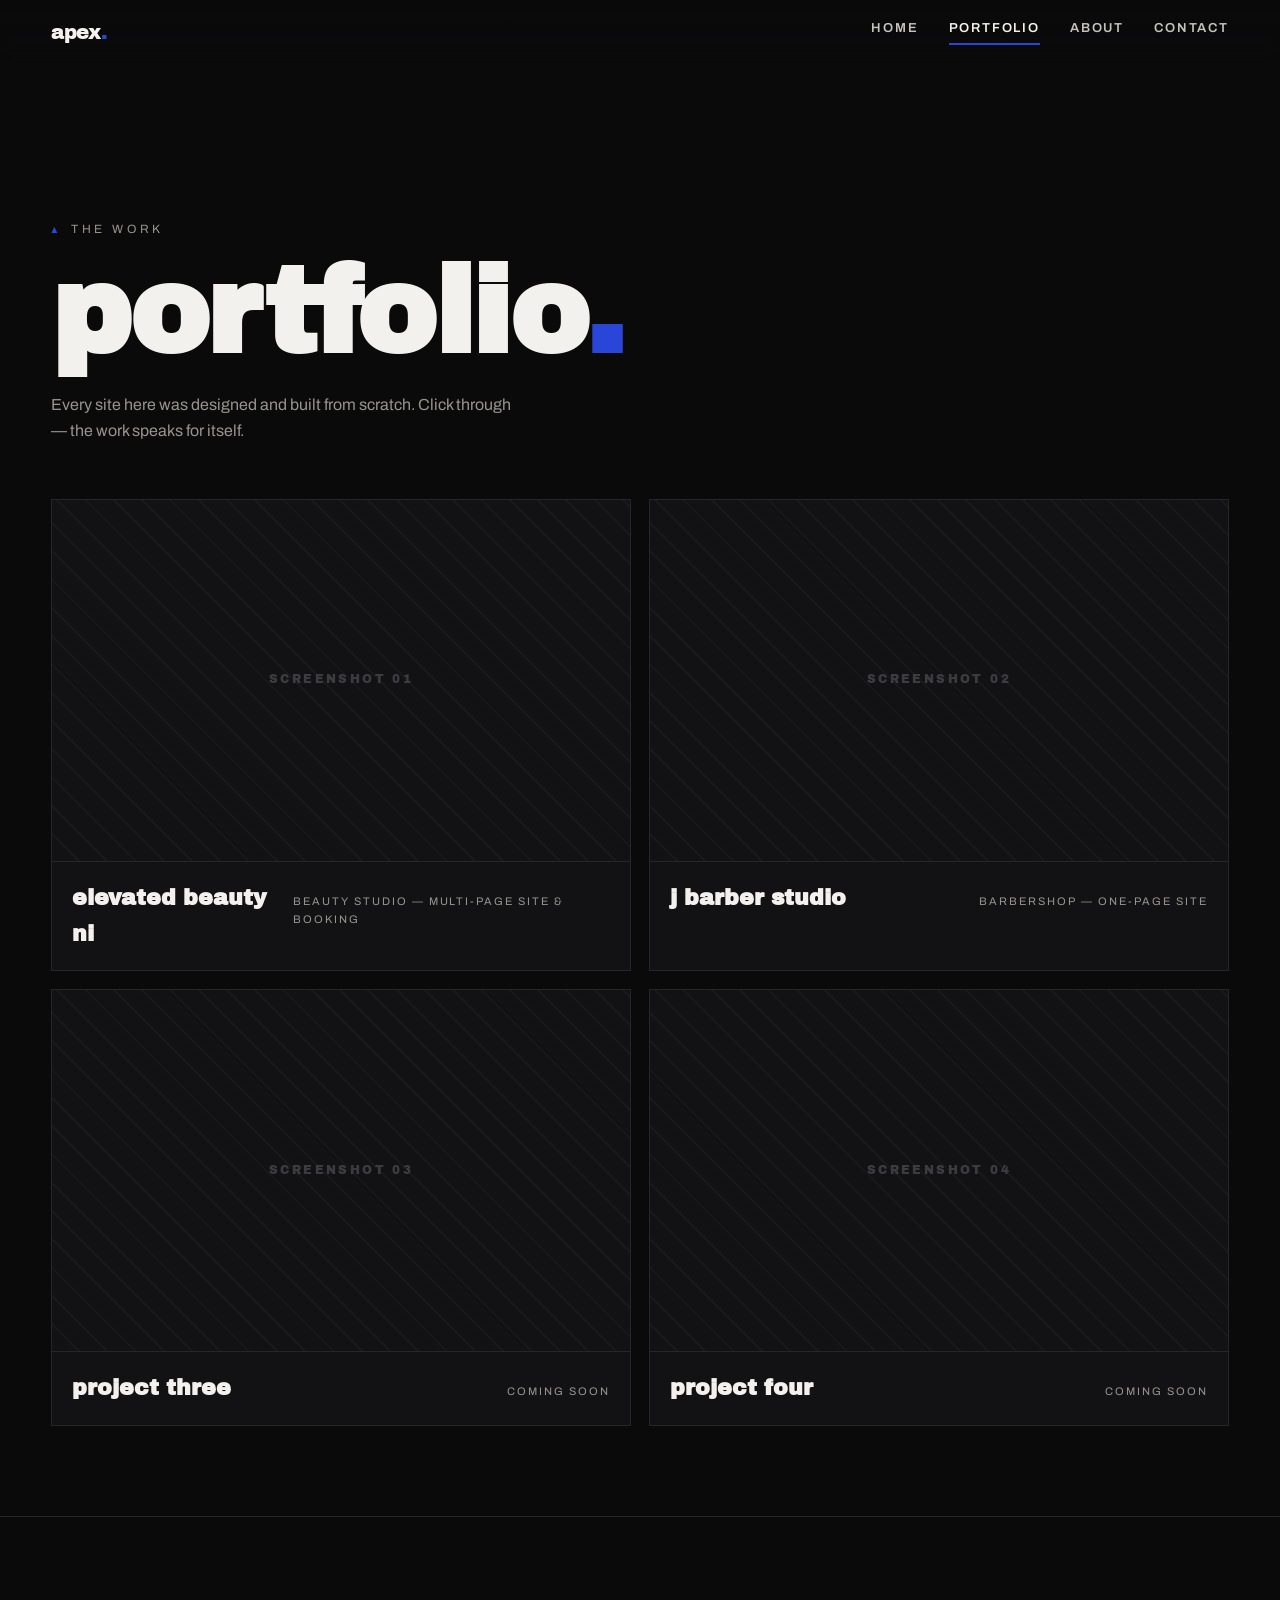
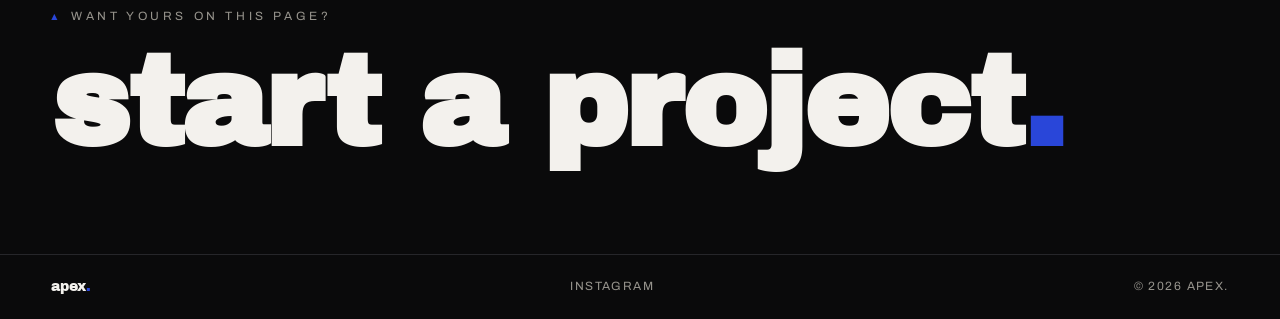
<file: portfolioapex.html>
<!DOCTYPE html>
<html lang="en">
<head>
<meta charset="UTF-8">
<meta name="viewport" content="width=device-width, initial-scale=1.0">
<title>portfolio — apex.</title>
<meta name="description" content="Websites designed and built by Apex.">
<link rel="icon" type="image/svg+xml" href="favicon.svg">
<link rel="icon" type="image/png" sizes="32x32" href="favicon-32.png">
<link rel="icon" type="image/png" sizes="16x16" href="favicon-16.png">
<link rel="apple-touch-icon" sizes="180x180" href="apple-touch-icon.png">
<meta property="og:type" content="website">
<meta property="og:title" content="portfolio — apex.">
<meta property="og:description" content="Websites designed and built by Apex.">
<meta property="og:image" content="https://yourdomain.com/og-image.png">
<meta property="og:url" content="https://yourdomain.com/portfolio.html">
<meta name="twitter:card" content="summary_large_image">
<meta name="twitter:title" content="portfolio — apex.">
<meta name="twitter:description" content="Websites designed and built by Apex.">
<meta name="twitter:image" content="https://yourdomain.com/og-image.png">
<link rel="preconnect" href="https://fonts.googleapis.com">
<link rel="preconnect" href="https://fonts.gstatic.com" crossorigin>
<link href="https://fonts.googleapis.com/css2?family=Archivo:wght@400;600&family=Archivo+Black&display=swap" rel="stylesheet">
<style>
/* ============================================================
   APEX. — shared styles
   Pages: index.html / portfolio.html / about.html / contact.html
   ============================================================ */
:root{
  --ink:#0a0a0b;           /* background */
  --ink-2:#121214;         /* raised surfaces */
  --line:#26262a;          /* hairlines */
  --paper:#f3f1ed;         /* off-white text */
  --muted:#97948d;
  --accent:#2946d9;        /* the full stop */
  --display:'Archivo Black','Archivo',sans-serif;
  --body:'Archivo',system-ui,sans-serif;
  --pad:clamp(20px,4vw,60px);
}
*{margin:0;padding:0;box-sizing:border-box}
html{scroll-behavior:smooth}
body{
  background:var(--ink);
  color:var(--paper);
  font-family:var(--body);
  font-size:16px;
  line-height:1.65;
  -webkit-font-smoothing:antialiased;
}
img{display:block;width:100%;height:100%;object-fit:cover}
a{color:inherit;text-decoration:none}
.dot{color:var(--accent)}
:focus-visible{outline:2px solid var(--accent);outline-offset:3px}

/* ---------- logo ---------- */
.logo{
  font-family:var(--display);
  font-size:20px;
  letter-spacing:-.02em;
  text-transform:lowercase;
  line-height:1;
}

/* ---------- header ---------- */
header{
  position:fixed;inset:0 0 auto 0;z-index:50;
  display:flex;justify-content:space-between;align-items:center;
  padding:18px var(--pad);
  background:linear-gradient(rgba(10,10,11,.94),rgba(10,10,11,.78) 70%,transparent);
  backdrop-filter:blur(8px);
}
nav{display:flex;gap:30px;font-size:13px;letter-spacing:.14em;text-transform:uppercase;font-weight:600}
nav a{opacity:.8;transition:opacity .2s,color .2s;padding-bottom:4px;border-bottom:2px solid transparent}
nav a:hover,nav a:focus-visible{opacity:1;color:var(--accent)}
nav a[aria-current="page"]{opacity:1;border-bottom-color:var(--accent)}
.nav-toggle{display:none}
@media (max-width:720px){
  nav{display:none}
  .nav-toggle{
    display:block;background:none;border:1.5px solid var(--paper);color:var(--paper);
    font-family:var(--display);font-size:11px;letter-spacing:.14em;text-transform:uppercase;
    padding:9px 14px;cursor:pointer;
  }
  nav.open{
    display:flex;position:fixed;inset:64px 0 auto 0;flex-direction:column;gap:0;
    background:var(--ink);border-bottom:1px solid var(--line);
  }
  nav.open a{padding:18px var(--pad);border-top:1px solid var(--line);border-bottom:0}
}

/* ---------- generic section ---------- */
section{padding:clamp(72px,10vh,130px) var(--pad)}
.eyebrow{
  font-size:12px;letter-spacing:.3em;text-transform:uppercase;
  color:var(--muted);margin-bottom:16px;
}
.eyebrow::before{content:"▲";color:var(--accent);font-size:8px;vertical-align:middle;margin-right:10px}
h1,h2{font-family:var(--display);text-transform:lowercase;line-height:.95;letter-spacing:-.02em}
.section-head{display:flex;justify-content:space-between;align-items:flex-end;gap:20px;flex-wrap:wrap;margin-bottom:48px}
.section-head h2{font-size:clamp(32px,5.5vw,64px)}
.section-head .count{font-size:12px;letter-spacing:.2em;text-transform:uppercase;color:var(--muted)}

/* ---------- hero (home) ---------- */
.hero{
  min-height:100svh;
  display:flex;flex-direction:column;justify-content:flex-end;
  padding:0 var(--pad) clamp(44px,8vh,90px);
  position:relative;overflow:hidden;
}
.hero::before{ /* faint apex peak in the backdrop */
  content:"";position:absolute;inset:auto -10% -12% -10%;height:78%;
  background:linear-gradient(to top right,transparent 49.6%,rgba(243,241,237,.05) 49.6% 50.4%,transparent 50.4%),
             linear-gradient(to top left,transparent 49.6%,rgba(243,241,237,.05) 49.6% 50.4%,transparent 50.4%);
  pointer-events:none;
}
.hero h1{font-size:clamp(64px,17vw,230px)}
.hero h1 .outline{color:transparent;-webkit-text-stroke:2.5px var(--paper)}
.hero-sub{
  margin-top:30px;display:flex;justify-content:space-between;align-items:flex-end;gap:32px;flex-wrap:wrap;
}
.hero-sub p{max-width:46ch;color:var(--muted);font-size:clamp(15px,1.4vw,18px)}
.btn{
  display:inline-block;
  font-family:var(--display);font-size:14px;letter-spacing:.12em;text-transform:uppercase;
  padding:16px 28px;transition:transform .2s ease,background .2s,color .2s;
}
.btn-solid{background:var(--accent);color:var(--ink)}
.btn-solid:hover{background:var(--paper);transform:translateY(-2px)}
.btn-ghost{border:1.5px solid var(--paper);color:var(--paper)}
.btn-ghost:hover{background:var(--accent);border-color:var(--accent);color:var(--ink)}

/* ---------- marquee ---------- */
.marquee{
  border-top:1px solid var(--line);border-bottom:1px solid var(--line);
  overflow:hidden;padding:14px 0;background:var(--ink-2);
}
.marquee-track{
  display:flex;gap:52px;width:max-content;
  animation:scroll 26s linear infinite;
  font-family:var(--display);font-size:13px;letter-spacing:.24em;text-transform:uppercase;color:var(--muted);
}
.marquee-track span::after{content:"▲";color:var(--accent);margin-left:52px;font-size:8px;vertical-align:middle}
@keyframes scroll{to{transform:translateX(-50%)}}

/* ---------- project cards ---------- */
.work-grid{display:grid;grid-template-columns:repeat(2,1fr);gap:18px}
.work-card{
  position:relative;display:block;
  border:1px solid var(--line);background:var(--ink-2);overflow:hidden;
}
.work-card .shot{aspect-ratio:16/10;overflow:hidden}
.work-card .shot img,.work-card .shot .ph{transition:transform .5s ease,filter .4s ease}
.work-card:hover .shot img{transform:scale(1.04)}
.work-card .info{
  display:flex;justify-content:space-between;align-items:baseline;gap:14px;
  padding:18px 20px;border-top:1px solid var(--line);
}
.work-card .info h3{font-family:var(--display);font-size:clamp(17px,2vw,22px);text-transform:lowercase}
.work-card .info span{font-size:11px;letter-spacing:.18em;text-transform:uppercase;color:var(--muted)}
.work-card::after{ /* accent corner on hover */
  content:"";position:absolute;top:0;right:0;width:0;height:0;
  border-top:0 solid var(--accent);border-left:0 solid transparent;
  transition:border-width .25s ease;
}
.work-card:hover::after{border-top-width:22px;border-left-width:22px}
@media (max-width:760px){.work-grid{grid-template-columns:1fr}}

/* placeholder until real screenshots are added */
.ph{
  display:flex;align-items:center;justify-content:center;height:100%;
  color:#3b3b40;font-family:var(--display);font-size:12px;letter-spacing:.2em;text-transform:uppercase;
  background:repeating-linear-gradient(45deg,transparent 0 18px,rgba(243,241,237,.03) 18px 20px),var(--ink-2);
}

/* ---------- light band (services / values) ---------- */
.band-light{background:var(--paper);color:var(--ink)}
.band-light .eyebrow,.band-light .count{color:#6e6c66}
.row-list .row{
  display:grid;grid-template-columns:auto 1fr auto;align-items:baseline;gap:22px;
  padding:26px 0;border-bottom:2px solid var(--ink);
  transition:padding-left .25s ease;
}
.row-list .row:first-child{border-top:2px solid var(--ink)}
.row-list .row:hover{padding-left:14px}
.row-list .num{font-family:var(--display);font-size:13px;color:var(--accent)}
.row-list h3{font-family:var(--display);font-size:clamp(20px,3.2vw,32px);text-transform:lowercase}
.row-list p{grid-column:2;color:#6e6c66;font-size:14px;max-width:60ch}
@media (max-width:640px){
  .row-list .row{grid-template-columns:auto 1fr}
}

/* ---------- big CTA ---------- */
.cta h2{font-size:clamp(46px,10vw,130px)}
.cta h2 a{transition:color .2s}
.cta h2 a:hover{color:var(--accent)}
.cta{border-top:1px solid var(--line)}

/* ---------- page hero (inner pages) ---------- */
.page-hero{padding-top:clamp(140px,22vh,220px);padding-bottom:clamp(40px,6vh,70px)}
.page-hero h1{font-size:clamp(48px,10vw,120px)}
.page-hero p{margin-top:22px;max-width:52ch;color:var(--muted)}

/* ---------- about ---------- */
.about-grid{display:grid;grid-template-columns:1.05fr .95fr;gap:clamp(32px,5vw,72px);align-items:start}
.about-grid .media{aspect-ratio:4/5;border:1px solid var(--line);overflow:hidden}
.about-grid p{color:var(--muted);margin-bottom:16px;max-width:54ch}
.about-grid strong{color:var(--paper)}
.stack{margin-top:34px;display:flex;flex-wrap:wrap;gap:10px}
.stack span{
  border:1px solid var(--line);padding:8px 14px;
  font-size:12px;letter-spacing:.12em;text-transform:uppercase;color:var(--muted);
}
@media (max-width:820px){
  .about-grid{grid-template-columns:1fr}
  .about-grid .media{order:-1;aspect-ratio:16/10}
}

/* ---------- contact ---------- */
.contact-grid{display:grid;grid-template-columns:1fr 1fr;gap:clamp(36px,5vw,80px)}
.contact-info h4{
  font-family:var(--display);font-size:12px;letter-spacing:.22em;text-transform:uppercase;margin-bottom:8px;
}
.contact-info>div{margin-bottom:30px;color:var(--muted);font-size:15px}
.contact-info a:hover{color:var(--accent)}
form{display:grid;gap:22px}
label{
  display:block;font-size:12px;letter-spacing:.18em;text-transform:uppercase;
  color:var(--muted);margin-bottom:8px;
}
input,textarea{
  width:100%;background:transparent;border:0;border-bottom:2px solid var(--line);
  color:var(--paper);font-family:var(--body);font-size:16px;padding:10px 0;
  transition:border-color .2s;
}
input:focus,textarea:focus{outline:none;border-bottom-color:var(--accent)}
textarea{min-height:120px;resize:vertical}
form .btn{border:0;cursor:pointer;justify-self:start}
@media (max-width:760px){.contact-grid{grid-template-columns:1fr}}

/* ---------- footer ---------- */
footer{
  padding:22px var(--pad);border-top:1px solid var(--line);
  display:flex;justify-content:space-between;align-items:center;gap:16px;flex-wrap:wrap;
  font-size:12px;letter-spacing:.12em;text-transform:uppercase;color:var(--muted);
}
footer .logo{font-size:14px;color:var(--paper)}
footer .socials{display:flex;gap:18px}
footer .socials a:hover{color:var(--accent)}

/* ---------- results / guarantees ---------- */
.results-grid{
  display:grid;grid-template-columns:repeat(3,1fr);gap:18px;
}
.result-card{
  border:1px solid var(--line);background:var(--ink-2);
  padding:34px 30px;
}
.result-card .mark{color:var(--accent);font-size:14px;margin-bottom:20px;display:block}
.result-card h3{font-family:var(--display);font-size:clamp(19px,2.4vw,24px);text-transform:lowercase;margin-bottom:12px}
.result-card p{color:var(--muted);font-size:14px;line-height:1.6}
@media (max-width:820px){.results-grid{grid-template-columns:1fr}}

/* ---------- scroll reveal ---------- */
.reveal{opacity:0;transform:translateY(24px);transition:opacity .6s ease,transform .6s ease}
.reveal.in{opacity:1;transform:none}
@media (prefers-reduced-motion:reduce){
  .reveal{opacity:1;transform:none;transition:none}
  .marquee-track{animation:none}
  html{scroll-behavior:auto}
}

</style>
</head>
<body>

<header>
  <a href="index.html" class="logo" aria-label="apex home">apex<span class="dot">.</span></a>
  <button class="nav-toggle" aria-expanded="false" aria-controls="nav" onclick="toggleNav(this)">Menu</button>
  <nav id="nav">
    <a href="index.html">Home</a>
    <a href="portfolio.html" aria-current="page">Portfolio</a>
    <a href="about.html">About</a>
    <a href="contact.html">Contact</a>
  </nav>
</header>

<!-- ===================== PAGE HERO ===================== -->
<section class="page-hero">
  <p class="eyebrow">The work</p>
  <h1>portfolio<span class="dot">.</span></h1>
  <p>Every site here was designed and built from scratch. Click through — the work speaks for itself.</p>
</section>

<!-- ===================== PROJECT GRID =====================
     HOW TO ADD A PROJECT:
     1. Duplicate one <a class="work-card"> block below
     2. Swap the .ph placeholder for:
        <img src="images/project-name.jpg" alt="Project name website">
     3. Set the href to the live site URL
     ========================================================= -->
<section style="padding-top:0">
  <div class="work-grid">

    <a class="work-card reveal" href="https://www.elevatedbeautyni.co.uk/" target="_blank" rel="noopener">
      <div class="shot"><div class="ph">Screenshot 01</div></div>
      <div class="info"><h3>elevated beauty ni</h3><span>Beauty studio — multi-page site &amp; booking</span></div>
    </a>

    <a class="work-card reveal" href="#" target="_blank" rel="noopener">
      <div class="shot"><div class="ph">Screenshot 02</div></div>
      <div class="info"><h3>j barber studio</h3><span>Barbershop — one-page site</span></div>
    </a>

    <a class="work-card reveal" href="#">
      <div class="shot"><div class="ph">Screenshot 03</div></div>
      <div class="info"><h3>project three</h3><span>Coming soon</span></div>
    </a>

    <a class="work-card reveal" href="#">
      <div class="shot"><div class="ph">Screenshot 04</div></div>
      <div class="info"><h3>project four</h3><span>Coming soon</span></div>
    </a>

  </div>
</section>

<!-- ===================== CTA ===================== -->
<section class="cta">
  <p class="eyebrow reveal">Want yours on this page?</p>
  <h2 class="reveal"><a href="contact.html">start a project<span class="dot">.</span></a></h2>
</section>

<footer>
  <a href="index.html" class="logo">apex<span class="dot">.</span></a>
  <div class="socials">
    <a href="https://instagram.com/" target="_blank" rel="noopener">Instagram</a>
  </div>
  <span>&copy; 2026 apex.</span>
</footer>

<script>
// ============================================================
// APEX. — shared script (nav toggle + scroll reveal)
// ============================================================

// Scroll-reveal
const io = new IntersectionObserver(entries => {
  entries.forEach(e => {
    if (e.isIntersecting) { e.target.classList.add('in'); io.unobserve(e.target); }
  });
}, { threshold: 0.15 });
document.querySelectorAll('.reveal').forEach(el => io.observe(el));

// Mobile nav
function toggleNav(btn) {
  const nav = document.getElementById('nav');
  const open = nav.classList.toggle('open');
  btn.setAttribute('aria-expanded', open);
}
document.querySelectorAll('#nav a').forEach(a => a.addEventListener('click', () => {
  document.getElementById('nav').classList.remove('open');
  const t = document.querySelector('.nav-toggle');
  if (t) t.setAttribute('aria-expanded', 'false');
}));

</script>
</body>
</html>
</file>
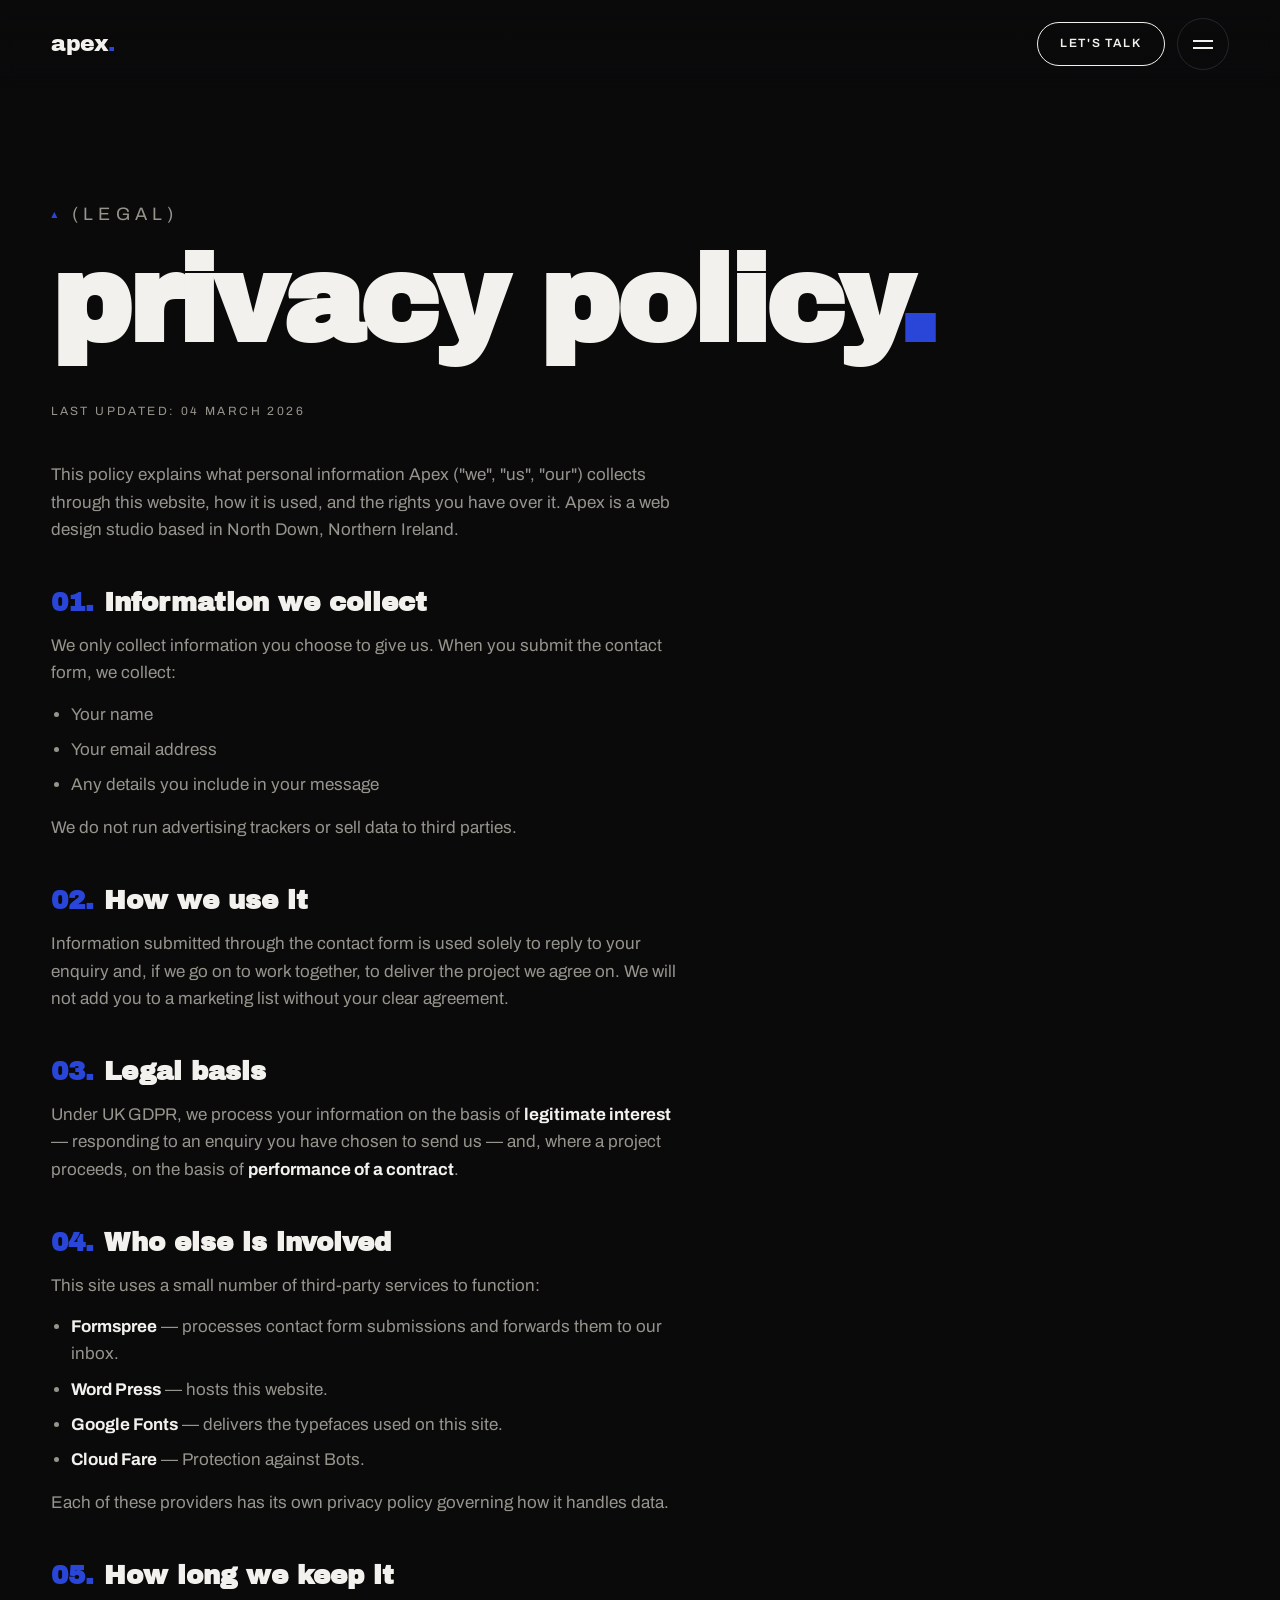
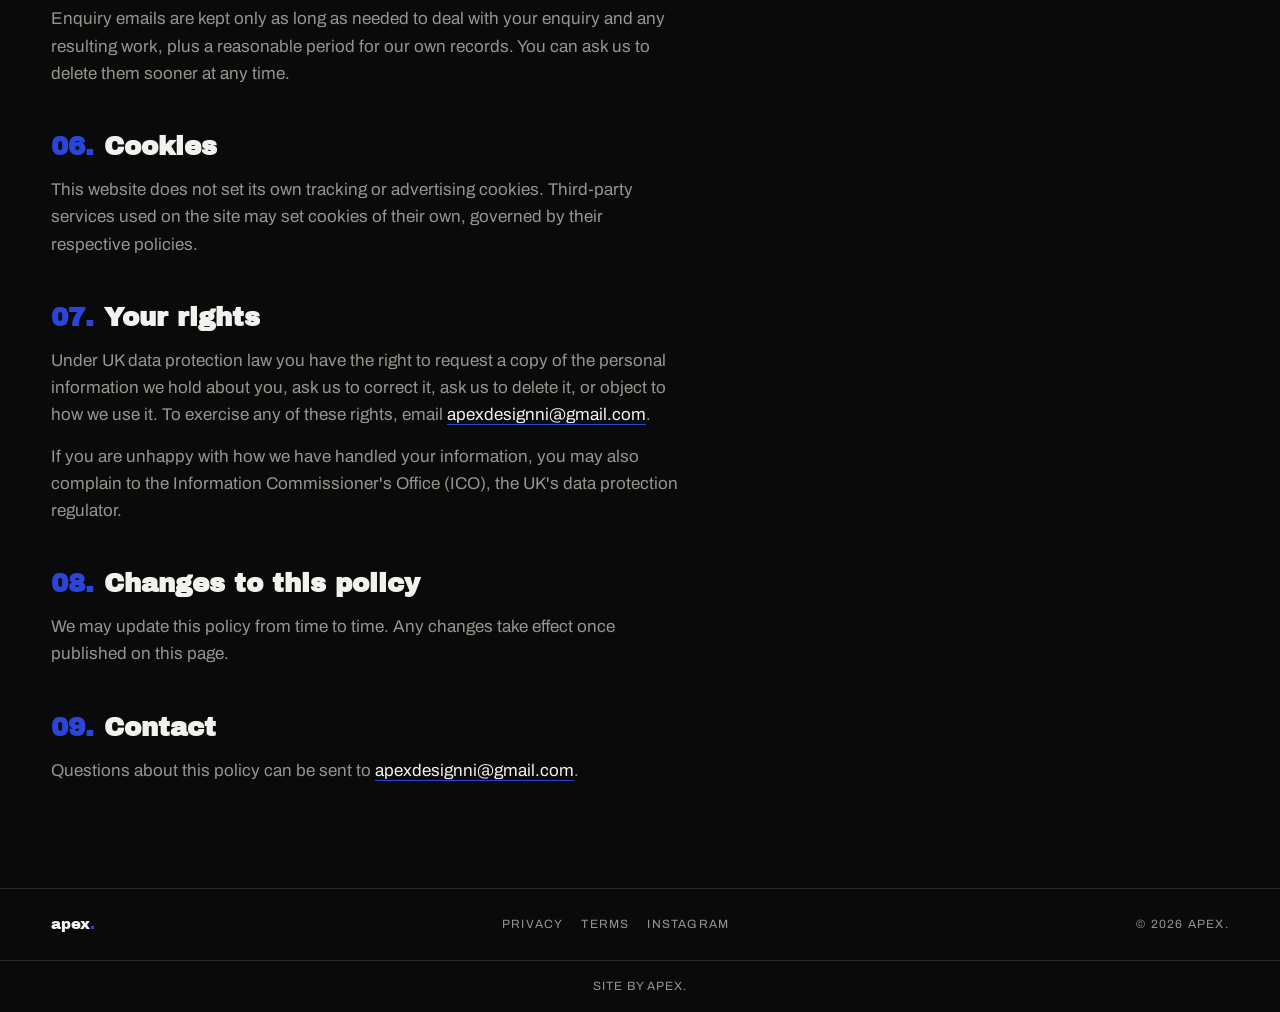
<file: privacy.html>
<!DOCTYPE html>
<html lang="en">
<head>
<meta charset="UTF-8">
<meta name="viewport" content="width=device-width, initial-scale=1.0">
<title>Privacy Policy — apex.</title>
<meta name="description" content="How Apex collects, uses and protects personal information submitted through this website.">
<link rel="canonical" href="https://apexdesignni.co.uk/privacy.html">
<link rel="icon" type="image/svg+xml" href="favicon.svg">
<link rel="icon" type="image/png" sizes="32x32" href="favicon-32.png">
<link rel="icon" type="image/png" sizes="16x16" href="favicon-16.png">
<link rel="apple-touch-icon" sizes="180x180" href="apple-touch-icon.png">
<meta property="og:type" content="website">
<meta property="og:title" content="Privacy Policy — apex.">
<meta property="og:description" content="How Apex collects, uses and protects personal information submitted through this website.">
<meta property="og:image" content="https://apexdesignni.co.uk/og-image.png">
<meta property="og:url" content="https://apexdesignni.co.uk/privacy.html">
<meta name="twitter:card" content="summary_large_image">
<meta name="twitter:title" content="Privacy Policy — apex.">
<meta name="twitter:description" content="How Apex collects, uses and protects personal information submitted through this website.">
<meta name="twitter:image" content="https://apexdesignni.co.uk/og-image.png">
<link rel="preconnect" href="https://fonts.googleapis.com">
<link rel="preconnect" href="https://fonts.gstatic.com" crossorigin>
<link href="https://fonts.googleapis.com/css2?family=Archivo:wght@400;500;600;700&family=Archivo+Black&display=swap" rel="stylesheet">
<style>
:root{
  --ink:#0a0a0b; --ink-2:#121214; --ink-3:#1a1a1e;
  --line:#26262a; --paper:#f3f1ed; --muted:#97948d;
  --accent:#2946d9;
  --display:'Archivo Black','Archivo',sans-serif;
  --body:'Archivo',system-ui,sans-serif;
  --pad:clamp(20px,4vw,60px);
}
*{margin:0;padding:0;box-sizing:border-box}
html{scroll-behavior:smooth}
body{background:var(--ink);color:var(--paper);font-family:var(--body);font-size:16px;line-height:1.6;-webkit-font-smoothing:antialiased;overflow-x:hidden}
img{display:block;max-width:100%}
a{color:inherit;text-decoration:none}
.dot{color:var(--accent)}
:focus-visible{outline:2px solid var(--accent);outline-offset:3px}

/* LOADER */
#loader{position:fixed;inset:0;z-index:200;background:var(--ink);display:flex;align-items:center;justify-content:center;transition:transform .8s cubic-bezier(.76,0,.24,1)}
#loader.done{transform:translateY(-100%)}
#loader .load-word{font-family:var(--display);font-size:clamp(48px,13vw,120px);color:var(--paper);letter-spacing:-.03em;text-transform:lowercase;transform:translateY(20px);opacity:0;animation:loadIn .7s cubic-bezier(.2,.8,.2,1) forwards}
@keyframes loadIn{to{transform:translateY(0);opacity:1}}
.no-scroll{overflow:hidden;height:100vh}

/* HEADER */
header{position:fixed;inset:0 0 auto 0;z-index:90;display:flex;justify-content:space-between;align-items:center;padding:18px var(--pad);background:linear-gradient(rgba(10,10,11,.9),rgba(10,10,11,.6) 70%,transparent);backdrop-filter:blur(8px)}
.logo{font-family:var(--display);font-size:22px;letter-spacing:-.02em;text-transform:lowercase;line-height:1}
.header-right{display:flex;align-items:center;gap:12px}
.lets-talk{border:1.5px solid var(--paper);border-radius:100px;padding:11px 22px;font-size:12px;letter-spacing:.14em;text-transform:uppercase;font-weight:600;transition:background .25s,border-color .25s}
.lets-talk:hover{background:var(--accent);border-color:var(--accent)}
.menu-btn{width:52px;height:52px;border:1.5px solid var(--line);border-radius:100px;background:transparent;cursor:pointer;display:flex;align-items:center;justify-content:center;gap:5px;flex-direction:column;transition:border-color .25s}
.menu-btn:hover{border-color:var(--paper)}
.menu-btn span{width:20px;height:2px;background:var(--paper)}

/* OVERLAY MENU */
#overlay-menu{position:fixed;inset:0;z-index:100;background:var(--ink);display:flex;flex-direction:column;justify-content:center;padding:0 var(--pad);clip-path:inset(0 0 100% 0);transition:clip-path .6s cubic-bezier(.76,0,.24,1);pointer-events:none}
#overlay-menu.open{clip-path:inset(0 0 0 0);pointer-events:auto}
.menu-top{position:absolute;top:0;left:0;right:0;display:flex;justify-content:space-between;align-items:center;padding:18px var(--pad)}
.menu-close{width:52px;height:52px;border:1.5px solid var(--line);border-radius:100px;background:transparent;cursor:pointer;color:var(--paper);font-size:22px;line-height:1}
.menu-links{display:flex;flex-direction:column;gap:6px}
.menu-links a{font-family:var(--display);font-size:clamp(40px,10vw,96px);line-height:1.05;text-transform:uppercase;letter-spacing:-.02em;color:var(--muted);transition:color .25s,padding-left .3s;width:fit-content}
.menu-links a:hover,.menu-links a[aria-current="page"]{color:var(--paper)}
.menu-links a:hover{padding-left:20px}
.menu-foot{position:absolute;bottom:36px;left:var(--pad);right:var(--pad);display:flex;justify-content:space-between;gap:20px;flex-wrap:wrap;font-size:13px;color:var(--muted)}
.menu-foot a:hover{color:var(--accent)}

/* SHARED SECTION BITS */
section{padding:clamp(70px,10vh,130px) var(--pad)}
.eyebrow{font-size:12px;letter-spacing:.28em;text-transform:uppercase;color:var(--muted);margin-bottom:18px}
.eyebrow::before{content:"\25B2";color:var(--accent);font-size:8px;vertical-align:middle;margin-right:10px}
.page-hero{padding-top:clamp(130px,20vh,200px);padding-bottom:clamp(30px,5vh,56px)}
.page-hero h1{font-family:var(--display);font-size:clamp(44px,11vw,120px);line-height:.92;text-transform:lowercase;letter-spacing:-.03em}
.page-hero p{margin-top:20px;max-width:54ch;color:var(--muted);font-size:clamp(15px,1.5vw,18px)}
.btn-pill{display:inline-flex;align-items:center;gap:14px;border:1.5px solid var(--accent);border-radius:100px;padding:18px 32px;font-family:var(--display);font-size:clamp(14px,1.6vw,18px);text-transform:uppercase;transition:background .3s,transform .3s}
.btn-pill:hover{background:var(--accent);transform:translateY(-3px)}

/* HERO (home) */
.hero{min-height:100svh;display:flex;flex-direction:column;justify-content:space-between;padding:120px var(--pad) clamp(36px,6vh,64px)}
.status{display:flex;align-items:center;gap:12px;font-size:13px}
.status .pulse{width:10px;height:10px;border-radius:50%;background:var(--accent);position:relative}
.status .pulse::after{content:"";position:absolute;inset:-4px;border-radius:50%;border:1px solid var(--accent);animation:pulse 2s ease-out infinite}
@keyframes pulse{0%{transform:scale(.8);opacity:1}100%{transform:scale(2.2);opacity:0}}
.status b{font-weight:700}
.status small{display:block;color:var(--muted);font-size:11px;letter-spacing:.16em;text-transform:uppercase;margin-top:2px}
.hero-statement{font-family:var(--display);font-size:clamp(34px,6.2vw,86px);line-height:1.04;letter-spacing:-.02em;max-width:16ch}
.hero-statement .dim{color:var(--ink-3)}
.hero-statement .lit{color:var(--paper)}
.hero-bottom{display:flex;justify-content:space-between;align-items:flex-end;gap:32px;flex-wrap:wrap}
.hero-sub{max-width:44ch;color:var(--muted);font-size:clamp(15px,1.4vw,17px)}

/* SERVICES ACCORDION */
.svc-head{font-family:var(--display);font-size:clamp(44px,12vw,140px);line-height:.92;text-transform:uppercase;letter-spacing:-.03em;margin-bottom:clamp(36px,6vh,66px)}
.svc-list{border-top:1px solid var(--line)}
.svc-item{border-bottom:1px solid var(--line)}
.svc-trigger{width:100%;background:transparent;border:0;cursor:pointer;color:var(--paper);display:grid;grid-template-columns:auto 1fr auto;align-items:center;gap:22px;padding:clamp(22px,3.2vh,36px) 0;text-align:left;transition:padding-left .3s}
.svc-item:hover .svc-trigger,.svc-item.open .svc-trigger{padding-left:10px}
.svc-num{font-family:var(--display);font-size:15px;color:var(--muted)}
.svc-item.open .svc-num{color:var(--paper)}
.svc-title{font-family:var(--display);font-size:clamp(22px,4.2vw,42px);line-height:1}
.svc-toggle{position:relative;width:26px;height:26px;flex-shrink:0}
.svc-toggle::before,.svc-toggle::after{content:"";position:absolute;background:var(--accent);transition:transform .3s}
.svc-toggle::before{top:50%;left:0;width:100%;height:2px;transform:translateY(-50%)}
.svc-toggle::after{left:50%;top:0;width:2px;height:100%;transform:translateX(-50%)}
.svc-item.open .svc-toggle::after{transform:translateX(-50%) scaleY(0)}
.svc-panel{max-height:0;overflow:hidden;transition:max-height .45s cubic-bezier(.4,0,.2,1)}
.svc-panel-inner{padding:0 0 clamp(26px,4vh,42px) 46px;display:grid;grid-template-columns:1fr 1fr;gap:clamp(22px,4vw,52px);align-items:start}
.svc-desc{color:var(--muted);font-size:clamp(15px,1.5vw,18px);max-width:42ch;margin-bottom:22px}
.tags{display:flex;flex-wrap:wrap;gap:10px}
.tags span{border:1px solid var(--line);border-radius:100px;padding:9px 18px;font-size:13px;transition:border-color .2s}
.tags span:hover{border-color:var(--accent)}
.svc-visual{aspect-ratio:16/11;border-radius:14px;background:var(--ink-2);border:1px solid var(--line);overflow:hidden}
.svc-visual img{width:100%;height:100%;object-fit:cover;display:block}
@media (max-width:760px){.svc-panel-inner{grid-template-columns:1fr;padding-left:0}.svc-visual{order:-1}}

/* WORK CARDS */
.work-top{display:flex;justify-content:space-between;align-items:flex-end;gap:20px;flex-wrap:wrap;margin-bottom:clamp(32px,5vh,56px)}
.work-top h2{font-family:var(--display);font-size:clamp(38px,7vw,78px);text-transform:lowercase;line-height:.95;letter-spacing:-.02em}
.view{font-size:13px;letter-spacing:.16em;text-transform:uppercase;color:var(--muted);transition:color .2s}
.view:hover{color:var(--accent)}
.work-grid{display:grid;grid-template-columns:1fr;gap:24px}
.work-card{position:relative;display:block;border:1px solid var(--line);border-radius:14px;overflow:hidden;background:var(--ink-2)}
.work-card .shot{aspect-ratio:16/10;overflow:hidden;display:flex;align-items:center;justify-content:center}
.work-card .shot img{width:100%;height:100%;object-fit:cover;transition:transform .5s ease}
.work-card:hover .shot img{transform:scale(1.04)}
.work-card .info{position:absolute;left:0;right:0;bottom:0;display:flex;justify-content:space-between;align-items:flex-end;gap:14px;padding:32px 22px 20px;background:linear-gradient(to top,rgba(10,10,11,.94),rgba(10,10,11,.7) 55%,transparent);opacity:0;transform:translateY(12px);transition:opacity .35s,transform .35s}
.work-card:hover .info,.work-card.show-info .info{opacity:1;transform:none}
.work-card .info h3{font-family:var(--display);font-size:clamp(18px,2.4vw,26px)}
.work-card .info span{font-size:11px;letter-spacing:.16em;text-transform:uppercase;color:var(--muted);text-align:right}

/* NUMBERS */
.numbers-head{font-family:var(--display);font-size:clamp(38px,9vw,108px);text-transform:uppercase;line-height:.92;letter-spacing:-.03em;margin-bottom:clamp(36px,6vh,66px)}
.numbers-grid{display:grid;grid-template-columns:repeat(3,1fr);gap:clamp(26px,4vw,52px)}
.num-item .figure{font-family:var(--display);font-size:clamp(40px,6.5vw,82px);line-height:1;letter-spacing:-.02em}
.num-item .figure .unit{color:var(--accent);font-size:.5em;vertical-align:super;margin-left:2px}
.num-item .label{margin-top:14px;color:var(--muted);font-size:clamp(14px,1.4vw,16px);max-width:26ch}
.numbers-source{margin-top:clamp(32px,5vh,52px);padding-top:22px;border-top:1px solid var(--line);font-size:12px;color:var(--muted)}
@media (max-width:720px){.numbers-grid{grid-template-columns:1fr;gap:34px}}

/* ABOUT */
.about-grid{display:grid;grid-template-columns:1.05fr .95fr;gap:clamp(30px,5vw,70px);align-items:start}
.about-grid p{color:var(--muted);margin-bottom:18px;max-width:56ch;font-size:clamp(15px,1.5vw,17px)}
.about-grid strong{color:var(--paper)}
.about-media{aspect-ratio:4/5;border:1px solid var(--line);border-radius:14px;overflow:hidden}
.about-media img{width:100%;height:100%;object-fit:cover}
.stack{margin-top:32px;display:flex;flex-wrap:wrap;gap:10px}
@media (max-width:820px){.about-grid{grid-template-columns:1fr}.about-media{order:-1;aspect-ratio:16/10}}

/* PROCESS ROWS */
.row-list{border-top:1px solid var(--line)}
.row-list .row{display:grid;grid-template-columns:auto 1fr;align-items:baseline;gap:22px;padding:26px 0;border-bottom:1px solid var(--line);transition:padding-left .25s}
.row-list .row:hover{padding-left:12px}
.row-list .num{font-family:var(--display);font-size:14px;color:var(--accent)}
.row-list h3{font-family:var(--display);font-size:clamp(20px,3.2vw,32px);text-transform:lowercase;margin-bottom:8px}
.row-list p{color:var(--muted);font-size:15px;max-width:60ch}

/* CONTACT */
.contact-grid{display:grid;grid-template-columns:1fr 1fr;gap:clamp(34px,5vw,76px)}
.contact-info>div{margin-bottom:30px}
.contact-info h4{font-family:var(--display);font-size:12px;letter-spacing:.22em;text-transform:uppercase;margin-bottom:8px}
.contact-info p{color:var(--muted);font-size:15px}
.contact-info a{transition:color .2s}
.contact-info a:hover{color:var(--accent)}
form{display:grid;gap:22px}
label{display:block;font-size:12px;letter-spacing:.18em;text-transform:uppercase;color:var(--muted);margin-bottom:8px}
input,textarea{width:100%;background:transparent;border:0;border-bottom:2px solid var(--line);color:var(--paper);font-family:var(--body);font-size:16px;padding:10px 0;transition:border-color .2s}
input:focus,textarea:focus{outline:none;border-bottom-color:var(--accent)}
textarea{min-height:120px;resize:vertical}
form button{border:1.5px solid var(--accent);border-radius:100px;background:transparent;color:var(--paper);cursor:pointer;padding:18px 32px;font-family:var(--display);font-size:15px;text-transform:uppercase;justify-self:start;transition:background .3s,transform .3s}
form button:hover{background:var(--accent);transform:translateY(-3px)}
form button:disabled{opacity:.6;cursor:wait}
@media (max-width:760px){.contact-grid{grid-template-columns:1fr}}

/* LEGAL PAGES */
.legal{max-width:70ch}
.legal .updated{font-size:12px;letter-spacing:.2em;text-transform:uppercase;color:var(--muted);margin-bottom:40px}
.legal h2{font-family:var(--display);font-size:clamp(20px,2.6vw,26px);margin:44px 0 14px;line-height:1.2}
.legal h2 .n{color:var(--accent);margin-right:10px}
.legal p{color:var(--muted);margin-bottom:14px;font-size:clamp(15px,1.5vw,17px)}
.legal ul{margin:0 0 16px 20px;color:var(--muted)}
.legal li{margin-bottom:8px;font-size:clamp(15px,1.5vw,17px)}
.legal a{color:var(--paper);border-bottom:1px solid var(--accent)}
.legal a:hover{color:var(--accent)}
.legal strong{color:var(--paper)}

/* ARROW ICONS (SVG, not emoji glyphs) */
.ico{width:1em;height:1em;fill:none;stroke:currentColor;stroke-width:2;stroke-linecap:round;stroke-linejoin:round;flex-shrink:0}
.btn-pill .ico{stroke:var(--accent);transition:stroke .3s,transform .3s}
.btn-pill:hover .ico{stroke:var(--paper);transform:translate(3px,-3px)}
.view{display:inline-flex;align-items:center;gap:8px}
.view .ico{stroke:var(--accent);width:.95em;height:.95em;transition:transform .25s}
.view:hover .ico{transform:translateX(4px)}
.inline-link{display:inline-flex;align-items:center;gap:7px}
.inline-link .ico{stroke:var(--accent);width:.9em;height:.9em;transition:transform .25s}
.inline-link:hover .ico{transform:translate(2px,-2px)}
form button .ico{stroke:var(--accent);transition:stroke .3s,transform .3s}
form button:hover .ico{stroke:var(--paper);transform:translateX(4px)}
.trend{width:.44em;height:.44em;fill:none;stroke:var(--accent);stroke-width:2.6;stroke-linecap:round;stroke-linejoin:round;vertical-align:super;margin-left:4px}

/* CTA STRIP */
.cta-strip{border-top:1px solid var(--line);text-align:center}
.cta-strip .peak-line{font-size:12px;letter-spacing:.28em;text-transform:uppercase;color:var(--muted);margin-bottom:22px}
.cta-strip h2{font-family:var(--display);font-size:clamp(38px,9vw,116px);line-height:.95;text-transform:lowercase;letter-spacing:-.02em}
.cta-strip h2 a{transition:color .25s}
.cta-strip h2 a:hover{color:var(--accent)}

/* FOOTER */
footer{padding:26px var(--pad);border-top:1px solid var(--line);display:flex;justify-content:space-between;align-items:center;gap:16px;flex-wrap:wrap;font-size:12px;letter-spacing:.1em;text-transform:uppercase;color:var(--muted)}
footer .logo{font-size:15px;color:var(--paper)}
footer nav{display:flex;gap:18px;flex-wrap:wrap}
footer a:hover{color:var(--accent)}
.site-credit{border-top:1px solid var(--line);padding:16px var(--pad);text-align:center;font-size:12px;letter-spacing:.08em;text-transform:uppercase;color:var(--muted)}
.site-credit a:hover{color:var(--accent)}

/* REVEAL */
.reveal{opacity:0;transform:translateY(28px);transition:opacity .7s ease,transform .7s ease}
.reveal.in{opacity:1;transform:none}
.reveal.d1{transition-delay:.08s}.reveal.d2{transition-delay:.16s}.reveal.d3{transition-delay:.24s}

@media (prefers-reduced-motion:reduce){
  *{animation:none!important;transition:none!important}
  .reveal{opacity:1;transform:none}
  #loader{display:none}
}
@media (max-width:640px){.lets-talk{display:none}.hero-bottom{flex-direction:column;align-items:flex-start}.btn-pill{width:100%;justify-content:space-between}}
</style>
<script type="application/ld+json">
{
  "@context": "https://schema.org",
  "@type": "ProfessionalService",
  "name": "apex.",
  "description": "Web design studio building fast, mobile-optimised websites for emerging businesses.",
  "url": "https://apexdesignni.co.uk/privacy.html",
  "email": "apexdesignni@gmail.com",
  "areaServed": [
    {"@type":"Place","name":"Northern Ireland"},
    {"@type":"Place","name":"Belfast"},
    {"@type":"Place","name":"North Down"},
    {"@type":"Place","name":"United Kingdom"}
  ]
}
</script>
</head>
<body class="no-scroll">

<div id="loader"><div class="load-word">apex<span class="dot">.</span></div></div>

<header>
  <a href="index.html" class="logo">apex<span class="dot">.</span></a>
  <div class="header-right">
    <a href="contact.html" class="lets-talk">Let's talk</a>
    <button class="menu-btn" id="menuOpen" aria-label="Open menu"><span></span><span></span></button>
  </div>
</header>

<nav id="overlay-menu" aria-hidden="true">
  <div class="menu-top">
    <a href="index.html" class="logo">apex<span class="dot">.</span></a>
    <button class="menu-close" id="menuClose" aria-label="Close menu">&times;</button>
  </div>
  <div class="menu-links">
    <a href="index.html">Home</a>
    <a href="portfolio.html">Work</a>
    <a href="about.html">About</a>
    <a href="contact.html">Contact</a>
  </div>
  <div class="menu-foot">
    <a href="mailto:apexdesignni@gmail.com">apexdesignni@gmail.com</a>
    <a href="https://www.instagram.com/apexdesignni/" target="_blank" rel="noopener" class="inline-link">Instagram <svg class="ico" viewBox="0 0 24 24" aria-hidden="true"><path d="M7 17 17 7M9 7h8v8"/></svg></a>
  </div>
</nav>

<section class="page-hero">
  <p class="eyebrow reveal">(Legal)</p>
  <h1 class="reveal">privacy policy<span class="dot">.</span></h1>
</section>

<section style="padding-top:0">
 <div class="legal reveal">
  <p class="updated">Last updated: 04 March 2026</p>

  <p>This policy explains what personal information Apex ("we", "us", "our") collects through this website, how it is used, and the rights you have over it. Apex is a web design studio based in North Down, Northern Ireland.</p>

  <h2><span class="n">01.</span>Information we collect</h2>
  <p>We only collect information you choose to give us. When you submit the contact form, we collect:</p>
  <ul>
    <li>Your name</li>
    <li>Your email address</li>
    <li>Any details you include in your message</li>
  </ul>
  <p>We do not run advertising trackers or sell data to third parties.</p>

  <h2><span class="n">02.</span>How we use it</h2>
  <p>Information submitted through the contact form is used solely to reply to your enquiry and, if we go on to work together, to deliver the project we agree on. We will not add you to a marketing list without your clear agreement.</p>

  <h2><span class="n">03.</span>Legal basis</h2>
  <p>Under UK GDPR, we process your information on the basis of <strong>legitimate interest</strong> &mdash; responding to an enquiry you have chosen to send us &mdash; and, where a project proceeds, on the basis of <strong>performance of a contract</strong>.</p>

  <h2><span class="n">04.</span>Who else is involved</h2>
  <p>This site uses a small number of third-party services to function:</p>
  <ul>
    <li><strong>Formspree</strong> &mdash; processes contact form submissions and forwards them to our inbox.</li>
    <li><strong>Word Press</strong> &mdash; hosts this website.</li>
    <li><strong>Google Fonts</strong> &mdash; delivers the typefaces used on this site.</li>
    <li><strong>Cloud Fare</strong> &mdash; Protection against Bots.</li>
  </ul>
  <p>Each of these providers has its own privacy policy governing how it handles data.</p>

  <h2><span class="n">05.</span>How long we keep it</h2>
  <p>Enquiry emails are kept only as long as needed to deal with your enquiry and any resulting work, plus a reasonable period for our own records. You can ask us to delete them sooner at any time.</p>

  <h2><span class="n">06.</span>Cookies</h2>
  <p>This website does not set its own tracking or advertising cookies. Third-party services used on the site may set cookies of their own, governed by their respective policies.</p>

  <h2><span class="n">07.</span>Your rights</h2>
  <p>Under UK data protection law you have the right to request a copy of the personal information we hold about you, ask us to correct it, ask us to delete it, or object to how we use it. To exercise any of these rights, email <a href="mailto:apexdesignni@gmail.com">apexdesignni@gmail.com</a>.</p>
  <p>If you are unhappy with how we have handled your information, you may also complain to the Information Commissioner's Office (ICO), the UK's data protection regulator.</p>

  <h2><span class="n">08.</span>Changes to this policy</h2>
  <p>We may update this policy from time to time. Any changes take effect once published on this page.</p>

  <h2><span class="n">09.</span>Contact</h2>
  <p>Questions about this policy can be sent to <a href="mailto:apexdesignni@gmail.com">apexdesignni@gmail.com</a>.</p>
 </div>
</section>

<footer>
  <a href="index.html" class="logo">apex<span class="dot">.</span></a>
  <nav>
    <a href="privacy.html">Privacy</a>
    <a href="terms.html">Terms</a>
    <a href="https://www.instagram.com/apexdesignni/" target="_blank" rel="noopener">Instagram</a>
  </nav>
  <span>&copy; 2026 apex.</span>
</footer>
<div class="site-credit"><a href="index.html">Site by apex.</a></div>

<script>
// Loader
window.addEventListener('load', () => {
  setTimeout(() => {
    const l = document.getElementById('loader');
    if (l) l.classList.add('done');
    document.body.classList.remove('no-scroll');
    startReveals();
  }, 1200);
});

// Scroll reveal
function startReveals(){
  const io = new IntersectionObserver(es => {
    es.forEach(e => { if(e.isIntersecting){ e.target.classList.add('in'); io.unobserve(e.target); } });
  }, { threshold:.15 });
  document.querySelectorAll('.reveal').forEach(el => io.observe(el));
}

// Overlay menu
const menu = document.getElementById('overlay-menu');
const openBtn = document.getElementById('menuOpen');
const closeBtn = document.getElementById('menuClose');
if(openBtn) openBtn.onclick = () => { menu.classList.add('open'); menu.setAttribute('aria-hidden','false'); };
if(closeBtn) closeBtn.onclick = () => { menu.classList.remove('open'); menu.setAttribute('aria-hidden','true'); };
document.querySelectorAll('#overlay-menu a').forEach(a => a.addEventListener('click', () => menu.classList.remove('open')));

// Work cards: reveal names on scroll (touch devices)
if (window.matchMedia('(hover: none)').matches) {
  const co = new IntersectionObserver(es => {
    es.forEach(e => e.target.classList.toggle('show-info', e.isIntersecting));
  }, { threshold:.5 });
  document.querySelectorAll('.work-card').forEach(c => co.observe(c));
}

// Services accordion
document.querySelectorAll('.svc-trigger').forEach(btn => {
  btn.addEventListener('click', () => {
    const item = btn.closest('.svc-item');
    const panel = item.querySelector('.svc-panel');
    const wasOpen = item.classList.contains('open');
    document.querySelectorAll('.svc-item').forEach(i => {
      i.classList.remove('open');
      i.querySelector('.svc-panel').style.maxHeight = null;
      i.querySelector('.svc-trigger').setAttribute('aria-expanded','false');
    });
    if(!wasOpen){
      item.classList.add('open');
      panel.style.maxHeight = panel.scrollHeight + 'px';
      btn.setAttribute('aria-expanded','true');
    }
  });
});
window.addEventListener('load', () => {
  const f = document.querySelector('.svc-item.open .svc-panel');
  if(f) f.style.maxHeight = f.scrollHeight + 'px';
});
</script>
</body>
</html>
</file>
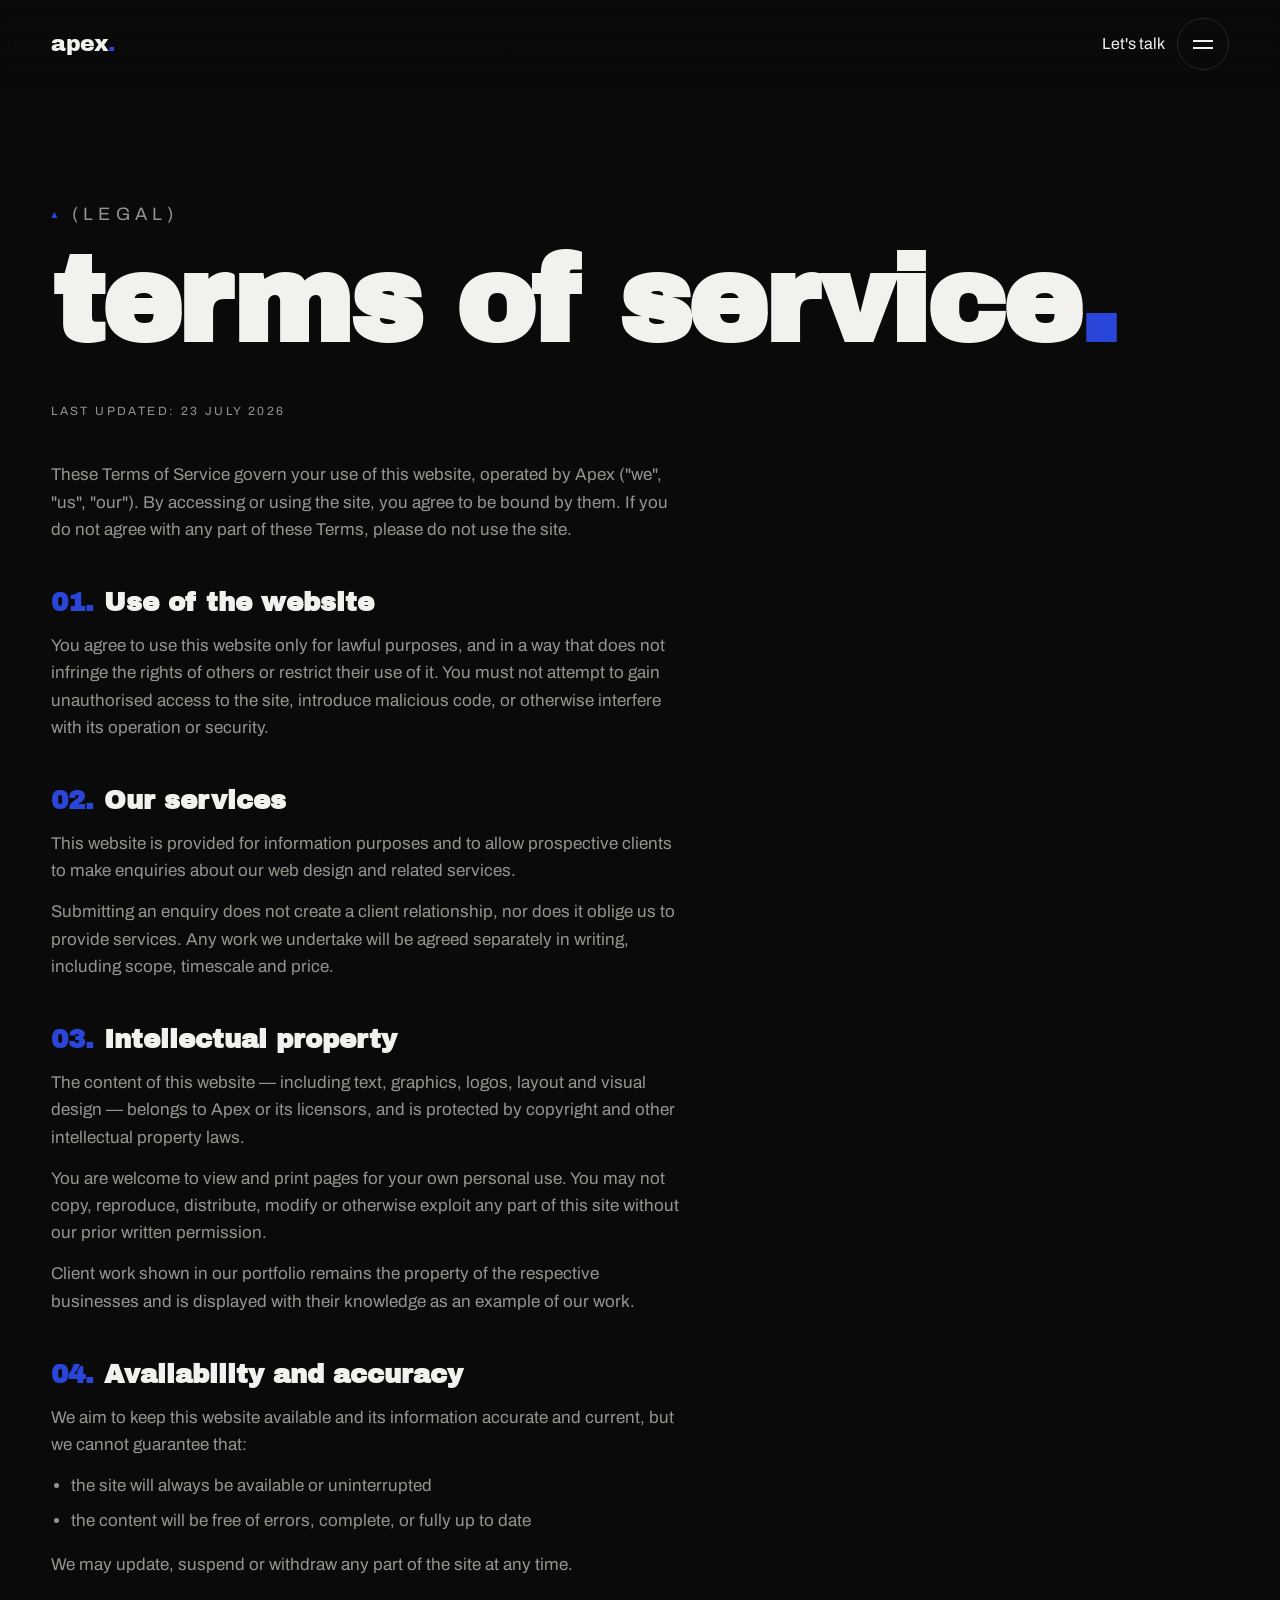
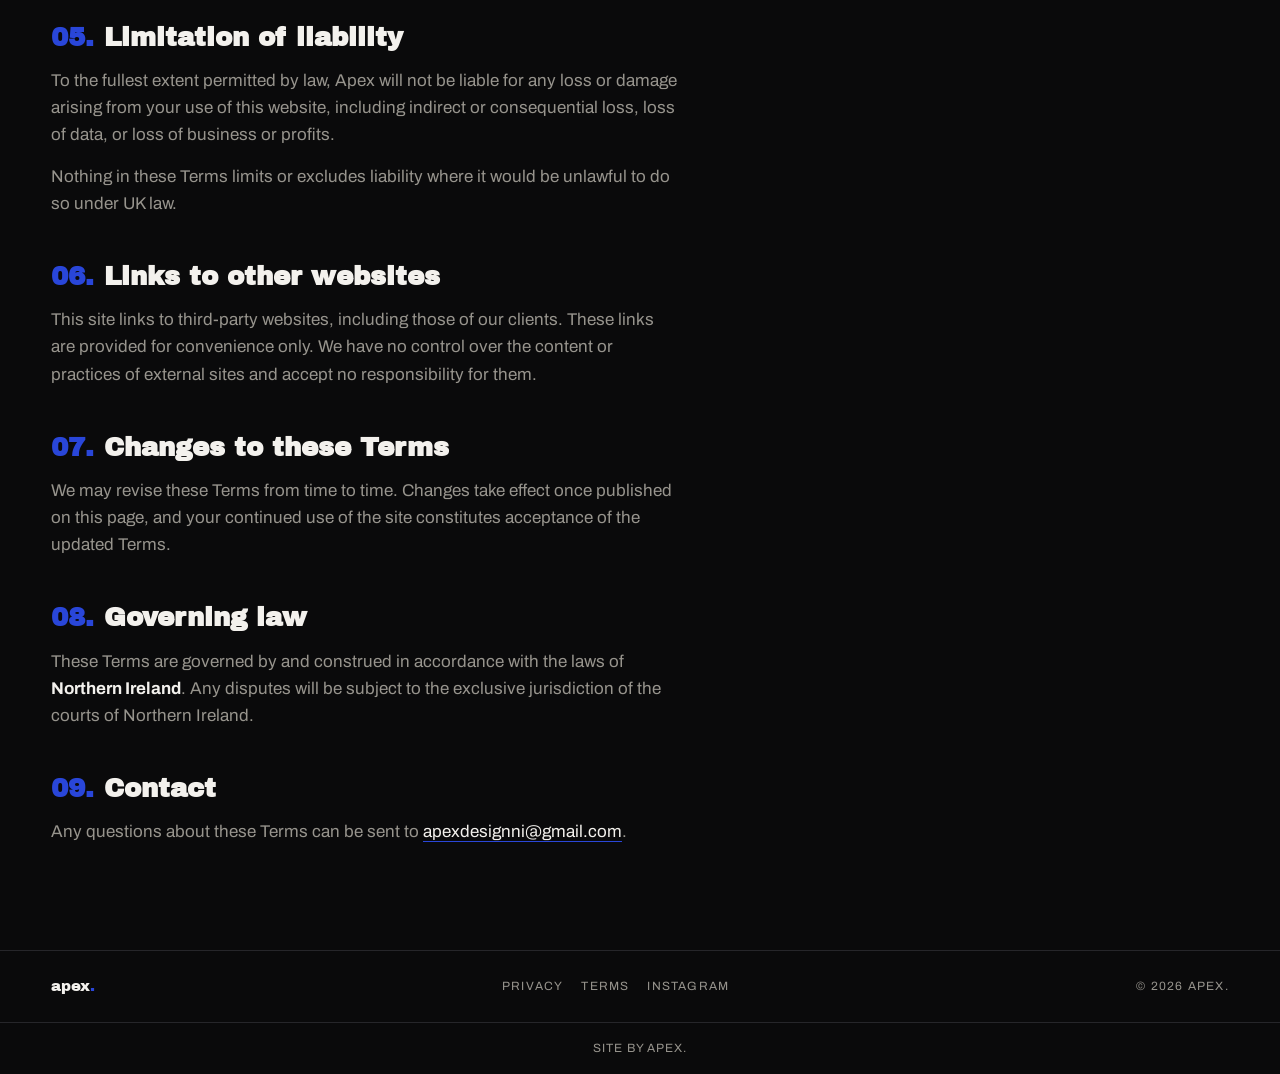
<file: terms.html>
<!DOCTYPE html>
<html lang="en">
<head>
<meta charset="UTF-8">
<meta name="viewport" content="width=device-width, initial-scale=1.0">
<title>Terms of Service — apex.</title>
<meta name="description" content="The terms governing use of the Apex website.">
<link rel="canonical" href="https://apexdesignni.co.uk/terms.html">
<link rel="icon" type="image/svg+xml" href="favicon.svg">
<link rel="icon" type="image/png" sizes="32x32" href="favicon-32.png">
<link rel="icon" type="image/png" sizes="16x16" href="favicon-16.png">
<link rel="apple-touch-icon" sizes="180x180" href="apple-touch-icon.png">
<meta property="og:type" content="website">
<meta property="og:title" content="Terms of Service — apex.">
<meta property="og:description" content="The terms governing use of the Apex website.">
<meta property="og:image" content="https://apexdesignni.co.uk/og-image.png">
<meta property="og:url" content="https://apexdesignni.co.uk/terms.html">
<meta name="twitter:card" content="summary_large_image">
<meta name="twitter:title" content="Terms of Service — apex.">
<meta name="twitter:description" content="The terms governing use of the Apex website.">
<meta name="twitter:image" content="https://apexdesignni.co.uk/og-image.png">
<link rel="preconnect" href="https://fonts.googleapis.com">
<link rel="preconnect" href="https://fonts.gstatic.com" crossorigin>
<link href="https://fonts.googleapis.com/css2?family=Archivo:wght@400;500;600;700&family=Archivo+Black&display=swap" rel="stylesheet">
<style>
:root{
  --ink:#0a0a0b; --ink-2:#121214; --ink-3:#1a1a1e;
  --line:#26262a; --paper:#f3f1ed; --muted:#97948d;
  --accent:#2946d9;
  --display:'Archivo Black','Archivo',sans-serif;
  --body:'Archivo',system-ui,sans-serif;
  --pad:clamp(20px,4vw,60px);
}
*{margin:0;padding:0;box-sizing:border-box}
html{scroll-behavior:smooth}
body{background:var(--ink);color:var(--paper);font-family:var(--body);font-size:16px;line-height:1.6;-webkit-font-smoothing:antialiased;overflow-x:hidden}
img{display:block;max-width:100%}
a{color:inherit;text-decoration:none}
.dot{color:var(--accent)}
:focus-visible{outline:2px solid var(--accent);outline-offset:3px}

/* LOADER */
#loader{position:fixed;inset:0;z-index:200;background:var(--ink);display:flex;align-items:center;justify-content:center;transition:transform .8s cubic-bezier(.76,0,.24,1)}
#loader.done{transform:translateY(-100%)}
#loader .load-word{font-family:var(--display);font-size:clamp(48px,13vw,120px);color:var(--paper);letter-spacing:-.03em;text-transform:lowercase;transform:translateY(20px);opacity:0;animation:loadIn .7s cubic-bezier(.2,.8,.2,1) forwards}
@keyframes loadIn{to{transform:translateY(0);opacity:1}}
.no-scroll{overflow:hidden;height:100vh}

/* HEADER */
header{position:fixed;inset:0 0 auto 0;z-index:90;display:flex;justify-content:space-between;align-items:center;padding:18px var(--pad);background:linear-gradient(rgba(10,10,11,.9),rgba(10,10,11,.6) 70%,transparent);backdrop-filter:blur(8px)}
.logo{font-family:var(--display);font-size:22px;letter-spacing:-.02em;text-transform:lowercase;line-height:1}
.header-right{display:flex;align-items:center;gap:12px}
.lets-talk{border:1.5px solid var(--paper);border-radius:100px;padding:11px 22px;font-size:12px;letter-spacing:.14em;text-transform:uppercase;font-weight:600;transition:background .25s,border-color .25s}
.lets-talk:hover{background:var(--accent);border-color:var(--accent)}
.menu-btn{width:52px;height:52px;border:1.5px solid var(--line);border-radius:100px;background:transparent;cursor:pointer;display:flex;align-items:center;justify-content:center;gap:5px;flex-direction:column;transition:border-color .25s}
.menu-btn:hover{border-color:var(--paper)}
.menu-btn span{width:20px;height:2px;background:var(--paper)}

/* OVERLAY MENU */
#overlay-menu{position:fixed;inset:0;z-index:100;background:var(--ink);display:flex;flex-direction:column;justify-content:center;padding:0 var(--pad);clip-path:inset(0 0 100% 0);transition:clip-path .6s cubic-bezier(.76,0,.24,1);pointer-events:none}
#overlay-menu.open{clip-path:inset(0 0 0 0);pointer-events:auto}
.menu-top{position:absolute;top:0;left:0;right:0;display:flex;justify-content:space-between;align-items:center;padding:18px var(--pad)}
.menu-close{width:52px;height:52px;border:1.5px solid var(--line);border-radius:100px;background:transparent;cursor:pointer;color:var(--paper);font-size:22px;line-height:1}
.menu-links{display:flex;flex-direction:column;gap:6px}
.menu-links a{font-family:var(--display);font-size:clamp(40px,10vw,96px);line-height:1.05;text-transform:uppercase;letter-spacing:-.02em;color:var(--muted);transition:color .25s,padding-left .3s;width:fit-content}
.menu-links a:hover,.menu-links a[aria-current="page"]{color:var(--paper)}
.menu-links a:hover{padding-left:20px}
.menu-foot{position:absolute;bottom:36px;left:var(--pad);right:var(--pad);display:flex;justify-content:space-between;gap:20px;flex-wrap:wrap;font-size:13px;color:var(--muted)}
.menu-foot a:hover{color:var(--accent)}

/* SHARED SECTION BITS */
section{padding:clamp(70px,10vh,130px) var(--pad)}
.eyebrow{font-size:12px;letter-spacing:.28em;text-transform:uppercase;color:var(--muted);margin-bottom:18px}
.eyebrow::before{content:"\25B2";color:var(--accent);font-size:8px;vertical-align:middle;margin-right:10px}
.page-hero{padding-top:clamp(130px,20vh,200px);padding-bottom:clamp(30px,5vh,56px)}
.page-hero h1{font-family:var(--display);font-size:clamp(44px,11vw,120px);line-height:.92;text-transform:lowercase;letter-spacing:-.03em}
.page-hero p{margin-top:20px;max-width:54ch;color:var(--muted);font-size:clamp(15px,1.5vw,18px)}
.btn-pill{display:inline-flex;align-items:center;gap:14px;border:1.5px solid var(--accent);border-radius:100px;padding:18px 32px;font-family:var(--display);font-size:clamp(14px,1.6vw,18px);text-transform:uppercase;transition:background .3s,transform .3s}
.btn-pill:hover{background:var(--accent);transform:translateY(-3px)}

/* HERO (home) */
.hero{min-height:100svh;display:flex;flex-direction:column;justify-content:space-between;padding:120px var(--pad) clamp(36px,6vh,64px)}
.status{display:flex;align-items:center;gap:12px;font-size:13px}
.status .pulse{width:10px;height:10px;border-radius:50%;background:var(--accent);position:relative}
.status .pulse::after{content:"";position:absolute;inset:-4px;border-radius:50%;border:1px solid var(--accent);animation:pulse 2s ease-out infinite}
@keyframes pulse{0%{transform:scale(.8);opacity:1}100%{transform:scale(2.2);opacity:0}}
.status b{font-weight:700}
.status small{display:block;color:var(--muted);font-size:11px;letter-spacing:.16em;text-transform:uppercase;margin-top:2px}
.hero-statement{font-family:var(--display);font-size:clamp(34px,6.2vw,86px);line-height:1.04;letter-spacing:-.02em;max-width:16ch}
.hero-statement .dim{color:var(--ink-3)}
.hero-statement .lit{color:var(--paper)}
.hero-bottom{display:flex;justify-content:space-between;align-items:flex-end;gap:32px;flex-wrap:wrap}
.hero-sub{max-width:44ch;color:var(--muted);font-size:clamp(15px,1.4vw,17px)}

/* SERVICES ACCORDION */
.svc-head{font-family:var(--display);font-size:clamp(44px,12vw,140px);line-height:.92;text-transform:uppercase;letter-spacing:-.03em;margin-bottom:clamp(36px,6vh,66px)}
.svc-list{border-top:1px solid var(--line)}
.svc-item{border-bottom:1px solid var(--line)}
.svc-trigger{width:100%;background:transparent;border:0;cursor:pointer;color:var(--paper);display:grid;grid-template-columns:auto 1fr auto;align-items:center;gap:22px;padding:clamp(22px,3.2vh,36px) 0;text-align:left;transition:padding-left .3s}
.svc-item:hover .svc-trigger,.svc-item.open .svc-trigger{padding-left:10px}
.svc-num{font-family:var(--display);font-size:15px;color:var(--muted)}
.svc-item.open .svc-num{color:var(--paper)}
.svc-title{font-family:var(--display);font-size:clamp(22px,4.2vw,42px);line-height:1}
.svc-toggle{position:relative;width:26px;height:26px;flex-shrink:0}
.svc-toggle::before,.svc-toggle::after{content:"";position:absolute;background:var(--accent);transition:transform .3s}
.svc-toggle::before{top:50%;left:0;width:100%;height:2px;transform:translateY(-50%)}
.svc-toggle::after{left:50%;top:0;width:2px;height:100%;transform:translateX(-50%)}
.svc-item.open .svc-toggle::after{transform:translateX(-50%) scaleY(0)}
.svc-panel{max-height:0;overflow:hidden;transition:max-height .45s cubic-bezier(.4,0,.2,1)}
.svc-panel-inner{padding:0 0 clamp(26px,4vh,42px) 46px;display:grid;grid-template-columns:1fr 1fr;gap:clamp(22px,4vw,52px);align-items:start}
.svc-desc{color:var(--muted);font-size:clamp(15px,1.5vw,18px);max-width:42ch;margin-bottom:22px}
.tags{display:flex;flex-wrap:wrap;gap:10px}
.tags span{border:1px solid var(--line);border-radius:100px;padding:9px 18px;font-size:13px;transition:border-color .2s}
.tags span:hover{border-color:var(--accent)}
.svc-visual{aspect-ratio:16/11;border-radius:14px;background:var(--ink-2);border:1px solid var(--line);overflow:hidden}
.svc-visual img{width:100%;height:100%;object-fit:cover;display:block}
@media (max-width:760px){.svc-panel-inner{grid-template-columns:1fr;padding-left:0}.svc-visual{order:-1}}

/* WORK CARDS */
.work-top{display:flex;justify-content:space-between;align-items:flex-end;gap:20px;flex-wrap:wrap;margin-bottom:clamp(32px,5vh,56px)}
.work-top h2{font-family:var(--display);font-size:clamp(38px,7vw,78px);text-transform:lowercase;line-height:.95;letter-spacing:-.02em}
.view{font-size:13px;letter-spacing:.16em;text-transform:uppercase;color:var(--muted);transition:color .2s}
.view:hover{color:var(--accent)}
.work-grid{display:grid;grid-template-columns:1fr;gap:24px}
.work-card{position:relative;display:block;border:1px solid var(--line);border-radius:14px;overflow:hidden;background:var(--ink-2)}
.work-card .shot{aspect-ratio:16/10;overflow:hidden;display:flex;align-items:center;justify-content:center}
.work-card .shot img{width:100%;height:100%;object-fit:cover;transition:transform .5s ease}
.work-card:hover .shot img{transform:scale(1.04)}
.work-card .info{position:absolute;left:0;right:0;bottom:0;display:flex;justify-content:space-between;align-items:flex-end;gap:14px;padding:32px 22px 20px;background:linear-gradient(to top,rgba(10,10,11,.94),rgba(10,10,11,.7) 55%,transparent);opacity:0;transform:translateY(12px);transition:opacity .35s,transform .35s}
.work-card:hover .info,.work-card.show-info .info{opacity:1;transform:none}
.work-card .info h3{font-family:var(--display);font-size:clamp(18px,2.4vw,26px)}
.work-card .info span{font-size:11px;letter-spacing:.16em;text-transform:uppercase;color:var(--muted);text-align:right}

/* NUMBERS */
.numbers-head{font-family:var(--display);font-size:clamp(38px,9vw,108px);text-transform:uppercase;line-height:.92;letter-spacing:-.03em;margin-bottom:clamp(36px,6vh,66px)}
.numbers-grid{display:grid;grid-template-columns:repeat(3,1fr);gap:clamp(26px,4vw,52px)}
.num-item .figure{font-family:var(--display);font-size:clamp(40px,6.5vw,82px);line-height:1;letter-spacing:-.02em}
.num-item .figure .unit{color:var(--accent);font-size:.5em;vertical-align:super;margin-left:2px}
.num-item .label{margin-top:14px;color:var(--muted);font-size:clamp(14px,1.4vw,16px);max-width:26ch}
.numbers-source{margin-top:clamp(32px,5vh,52px);padding-top:22px;border-top:1px solid var(--line);font-size:12px;color:var(--muted)}
@media (max-width:720px){.numbers-grid{grid-template-columns:1fr;gap:34px}}

/* ABOUT */
.about-grid{display:grid;grid-template-columns:1.05fr .95fr;gap:clamp(30px,5vw,70px);align-items:start}
.about-grid p{color:var(--muted);margin-bottom:18px;max-width:56ch;font-size:clamp(15px,1.5vw,17px)}
.about-grid strong{color:var(--paper)}
.about-media{aspect-ratio:4/5;border:1px solid var(--line);border-radius:14px;overflow:hidden}
.about-media img{width:100%;height:100%;object-fit:cover}
.stack{margin-top:32px;display:flex;flex-wrap:wrap;gap:10px}
@media (max-width:820px){.about-grid{grid-template-columns:1fr}.about-media{order:-1;aspect-ratio:16/10}}

/* PROCESS ROWS */
.row-list{border-top:1px solid var(--line)}
.row-list .row{display:grid;grid-template-columns:auto 1fr;align-items:baseline;gap:22px;padding:26px 0;border-bottom:1px solid var(--line);transition:padding-left .25s}
.row-list .row:hover{padding-left:12px}
.row-list .num{font-family:var(--display);font-size:14px;color:var(--accent)}
.row-list h3{font-family:var(--display);font-size:clamp(20px,3.2vw,32px);text-transform:lowercase;margin-bottom:8px}
.row-list p{color:var(--muted);font-size:15px;max-width:60ch}

/* CONTACT */
.contact-grid{display:grid;grid-template-columns:1fr 1fr;gap:clamp(34px,5vw,76px)}
.contact-info>div{margin-bottom:30px}
.contact-info h4{font-family:var(--display);font-size:12px;letter-spacing:.22em;text-transform:uppercase;margin-bottom:8px}
.contact-info p{color:var(--muted);font-size:15px}
.contact-info a{transition:color .2s}
.contact-info a:hover{color:var(--accent)}
form{display:grid;gap:22px}
label{display:block;font-size:12px;letter-spacing:.18em;text-transform:uppercase;color:var(--muted);margin-bottom:8px}
input,textarea{width:100%;background:transparent;border:0;border-bottom:2px solid var(--line);color:var(--paper);font-family:var(--body);font-size:16px;padding:10px 0;transition:border-color .2s}
input:focus,textarea:focus{outline:none;border-bottom-color:var(--accent)}
textarea{min-height:120px;resize:vertical}
form button{border:1.5px solid var(--accent);border-radius:100px;background:transparent;color:var(--paper);cursor:pointer;padding:18px 32px;font-family:var(--display);font-size:15px;text-transform:uppercase;justify-self:start;transition:background .3s,transform .3s}
form button:hover{background:var(--accent);transform:translateY(-3px)}
form button:disabled{opacity:.6;cursor:wait}
@media (max-width:760px){.contact-grid{grid-template-columns:1fr}}

/* LEGAL PAGES */
.legal{max-width:70ch}
.legal .updated{font-size:12px;letter-spacing:.2em;text-transform:uppercase;color:var(--muted);margin-bottom:40px}
.legal h2{font-family:var(--display);font-size:clamp(20px,2.6vw,26px);margin:44px 0 14px;line-height:1.2}
.legal h2 .n{color:var(--accent);margin-right:10px}
.legal p{color:var(--muted);margin-bottom:14px;font-size:clamp(15px,1.5vw,17px)}
.legal ul{margin:0 0 16px 20px;color:var(--muted)}
.legal li{margin-bottom:8px;font-size:clamp(15px,1.5vw,17px)}
.legal a{color:var(--paper);border-bottom:1px solid var(--accent)}
.legal a:hover{color:var(--accent)}
.legal strong{color:var(--paper)}

/* ARROW ICONS (SVG, not emoji glyphs) */
.ico{width:1em;height:1em;fill:none;stroke:currentColor;stroke-width:2;stroke-linecap:round;stroke-linejoin:round;flex-shrink:0}
.btn-pill .ico{stroke:var(--accent);transition:stroke .3s,transform .3s}
.btn-pill:hover .ico{stroke:var(--paper);transform:translate(3px,-3px)}
.view{display:inline-flex;align-items:center;gap:8px}
.view .ico{stroke:var(--accent);width:.95em;height:.95em;transition:transform .25s}
.view:hover .ico{transform:translateX(4px)}
.inline-link{display:inline-flex;align-items:center;gap:7px}
.inline-link .ico{stroke:var(--accent);width:.9em;height:.9em;transition:transform .25s}
.inline-link:hover .ico{transform:translate(2px,-2px)}
form button .ico{stroke:var(--accent);transition:stroke .3s,transform .3s}
form button:hover .ico{stroke:var(--paper);transform:translateX(4px)}
.trend{width:.44em;height:.44em;fill:none;stroke:var(--accent);stroke-width:2.6;stroke-linecap:round;stroke-linejoin:round;vertical-align:super;margin-left:4px}

/* CTA STRIP */
.cta-strip{border-top:1px solid var(--line);text-align:center}
.cta-strip .peak-line{font-size:12px;letter-spacing:.28em;text-transform:uppercase;color:var(--muted);margin-bottom:22px}
.cta-strip h2{font-family:var(--display);font-size:clamp(38px,9vw,116px);line-height:.95;text-transform:lowercase;letter-spacing:-.02em}
.cta-strip h2 a{transition:color .25s}
.cta-strip h2 a:hover{color:var(--accent)}

/* FOOTER */
footer{padding:26px var(--pad);border-top:1px solid var(--line);display:flex;justify-content:space-between;align-items:center;gap:16px;flex-wrap:wrap;font-size:12px;letter-spacing:.1em;text-transform:uppercase;color:var(--muted)}
footer .logo{font-size:15px;color:var(--paper)}
footer nav{display:flex;gap:18px;flex-wrap:wrap}
footer a:hover{color:var(--accent)}
.site-credit{border-top:1px solid var(--line);padding:16px var(--pad);text-align:center;font-size:12px;letter-spacing:.08em;text-transform:uppercase;color:var(--muted)}
.site-credit a:hover{color:var(--accent)}

/* REVEAL */
.reveal{opacity:0;transform:translateY(28px);transition:opacity .7s ease,transform .7s ease}
.reveal.in{opacity:1;transform:none}
.reveal.d1{transition-delay:.08s}.reveal.d2{transition-delay:.16s}.reveal.d3{transition-delay:.24s}

@media (prefers-reduced-motion:reduce){
  *{animation:none!important;transition:none!important}
  .reveal{opacity:1;transform:none}
  #loader{display:none}
}
@media (max-width:640px){.lets-talk{display:none}.hero-bottom{flex-direction:column;align-items:flex-start}.btn-pill{width:100%;justify-content:space-between}}
</style>
<script type="application/ld+json">
{
  "@context": "https://schema.org",
  "@type": "ProfessionalService",
  "name": "apex.",
  "description": "Web design studio building fast, mobile-optimised websites for emerging businesses.",
  "url": "https://apexdesignni.co.uk/terms.html",
  "email": "apexdesignni@gmail.com",
  "areaServed": [
    {"@type":"Place","name":"Northern Ireland"},
    {"@type":"Place","name":"Belfast"},
    {"@type":"Place","name":"North Down"},
    {"@type":"Place","name":"United Kingdom"}
  ]
}
</script>
</head>
<body class="no-scroll">

<div id="loader"><div class="load-word">apex<span class="dot">.</span></div></div>

<header>
  <a href="index.html" class="logo">apex<span class="dot">.</span></a>
  <div class="header-right">
    <a href="contact.html" class="Let's-talk">Let's talk</a>
    <button class="menu-btn" id="menuOpen" aria-label="Open menu"><span></span><span></span></button>
  </div>
</header>

<nav id="overlay-menu" aria-hidden="true">
  <div class="menu-top">
    <a href="index.html" class="logo">apex<span class="dot">.</span></a>
    <button class="menu-close" id="menuClose" aria-label="Close menu">&times;</button>
  </div>
  <div class="menu-links">
    <a href="index.html">Home</a>
    <a href="portfolio.html">Work</a>
    <a href="about.html">About</a>
    <a href="contact.html">Contact</a>
  </div>
  <div class="menu-foot">
    <a href="mailto:apexdesignni@gmail.com">apexdesignni@gmail.com</a>
    <a href="https://www.instagram.com/apexdesignni/" target="_blank" rel="noopener" class="inline-link">Instagram <svg class="ico" viewBox="0 0 24 24" aria-hidden="true"><path d="M7 17 17 7M9 7h8v8"/></svg></a>
  </div>
</nav>

<section class="page-hero">
  <p class="eyebrow reveal">(Legal)</p>
  <h1 class="reveal">terms of service<span class="dot">.</span></h1>
</section>

<section style="padding-top:0">
 <div class="legal reveal">
  <p class="updated">Last updated: 23 July 2026</p>

  <p>These Terms of Service govern your use of this website, operated by Apex ("we", "us", "our"). By accessing or using the site, you agree to be bound by them. If you do not agree with any part of these Terms, please do not use the site.</p>

  <h2><span class="n">01.</span>Use of the website</h2>
  <p>You agree to use this website only for lawful purposes, and in a way that does not infringe the rights of others or restrict their use of it. You must not attempt to gain unauthorised access to the site, introduce malicious code, or otherwise interfere with its operation or security.</p>

  <h2><span class="n">02.</span>Our services</h2>
  <p>This website is provided for information purposes and to allow prospective clients to make enquiries about our web design and related services.</p>
  <p>Submitting an enquiry does not create a client relationship, nor does it oblige us to provide services. Any work we undertake will be agreed separately in writing, including scope, timescale and price.</p>

  <h2><span class="n">03.</span>Intellectual property</h2>
  <p>The content of this website &mdash; including text, graphics, logos, layout and visual design &mdash; belongs to Apex or its licensors, and is protected by copyright and other intellectual property laws.</p>
  <p>You are welcome to view and print pages for your own personal use. You may not copy, reproduce, distribute, modify or otherwise exploit any part of this site without our prior written permission.</p>
  <p>Client work shown in our portfolio remains the property of the respective businesses and is displayed with their knowledge as an example of our work.</p>

  <h2><span class="n">04.</span>Availability and accuracy</h2>
  <p>We aim to keep this website available and its information accurate and current, but we cannot guarantee that:</p>
  <ul>
    <li>the site will always be available or uninterrupted</li>
    <li>the content will be free of errors, complete, or fully up to date</li>
  </ul>
  <p>We may update, suspend or withdraw any part of the site at any time.</p>

  <h2><span class="n">05.</span>Limitation of liability</h2>
  <p>To the fullest extent permitted by law, Apex will not be liable for any loss or damage arising from your use of this website, including indirect or consequential loss, loss of data, or loss of business or profits.</p>
  <p>Nothing in these Terms limits or excludes liability where it would be unlawful to do so under UK law.</p>

  <h2><span class="n">06.</span>Links to other websites</h2>
  <p>This site links to third-party websites, including those of our clients. These links are provided for convenience only. We have no control over the content or practices of external sites and accept no responsibility for them.</p>

  <h2><span class="n">07.</span>Changes to these Terms</h2>
  <p>We may revise these Terms from time to time. Changes take effect once published on this page, and your continued use of the site constitutes acceptance of the updated Terms.</p>

  <h2><span class="n">08.</span>Governing law</h2>
  <p>These Terms are governed by and construed in accordance with the laws of <strong>Northern Ireland</strong>. Any disputes will be subject to the exclusive jurisdiction of the courts of Northern Ireland.</p>

  <h2><span class="n">09.</span>Contact</h2>
  <p>Any questions about these Terms can be sent to <a href="mailto:apexdesignni@gmail.com">apexdesignni@gmail.com</a>.</p>
 </div>
</section>

<footer>
  <a href="index.html" class="logo">apex<span class="dot">.</span></a>
  <nav>
    <a href="privacy.html">Privacy</a>
    <a href="terms.html">Terms</a>
    <a href="https://www.instagram.com/apexdesignni/" target="_blank" rel="noopener">Instagram</a>
  </nav>
  <span>&copy; 2026 apex.</span>
</footer>
<div class="site-credit"><a href="index.html">Site by apex.</a></div>

<script>
// Loader
window.addEventListener('load', () => {
  setTimeout(() => {
    const l = document.getElementById('loader');
    if (l) l.classList.add('done');
    document.body.classList.remove('no-scroll');
    startReveals();
  }, 1200);
});

// Scroll reveal
function startReveals(){
  const io = new IntersectionObserver(es => {
    es.forEach(e => { if(e.isIntersecting){ e.target.classList.add('in'); io.unobserve(e.target); } });
  }, { threshold:.15 });
  document.querySelectorAll('.reveal').forEach(el => io.observe(el));
}

// Overlay menu
const menu = document.getElementById('overlay-menu');
const openBtn = document.getElementById('menuOpen');
const closeBtn = document.getElementById('menuClose');
if(openBtn) openBtn.onclick = () => { menu.classList.add('open'); menu.setAttribute('aria-hidden','false'); };
if(closeBtn) closeBtn.onclick = () => { menu.classList.remove('open'); menu.setAttribute('aria-hidden','true'); };
document.querySelectorAll('#overlay-menu a').forEach(a => a.addEventListener('click', () => menu.classList.remove('open')));

// Work cards: reveal names on scroll (touch devices)
if (window.matchMedia('(hover: none)').matches) {
  const co = new IntersectionObserver(es => {
    es.forEach(e => e.target.classList.toggle('show-info', e.isIntersecting));
  }, { threshold:.5 });
  document.querySelectorAll('.work-card').forEach(c => co.observe(c));
}

// Services accordion
document.querySelectorAll('.svc-trigger').forEach(btn => {
  btn.addEventListener('click', () => {
    const item = btn.closest('.svc-item');
    const panel = item.querySelector('.svc-panel');
    const wasOpen = item.classList.contains('open');
    document.querySelectorAll('.svc-item').forEach(i => {
      i.classList.remove('open');
      i.querySelector('.svc-panel').style.maxHeight = null;
      i.querySelector('.svc-trigger').setAttribute('aria-expanded','false');
    });
    if(!wasOpen){
      item.classList.add('open');
      panel.style.maxHeight = panel.scrollHeight + 'px';
      btn.setAttribute('aria-expanded','true');
    }
  });
});
window.addEventListener('load', () => {
  const f = document.querySelector('.svc-item.open .svc-panel');
  if(f) f.style.maxHeight = f.scrollHeight + 'px';
});
</script>
</body>
</html>
</file>
